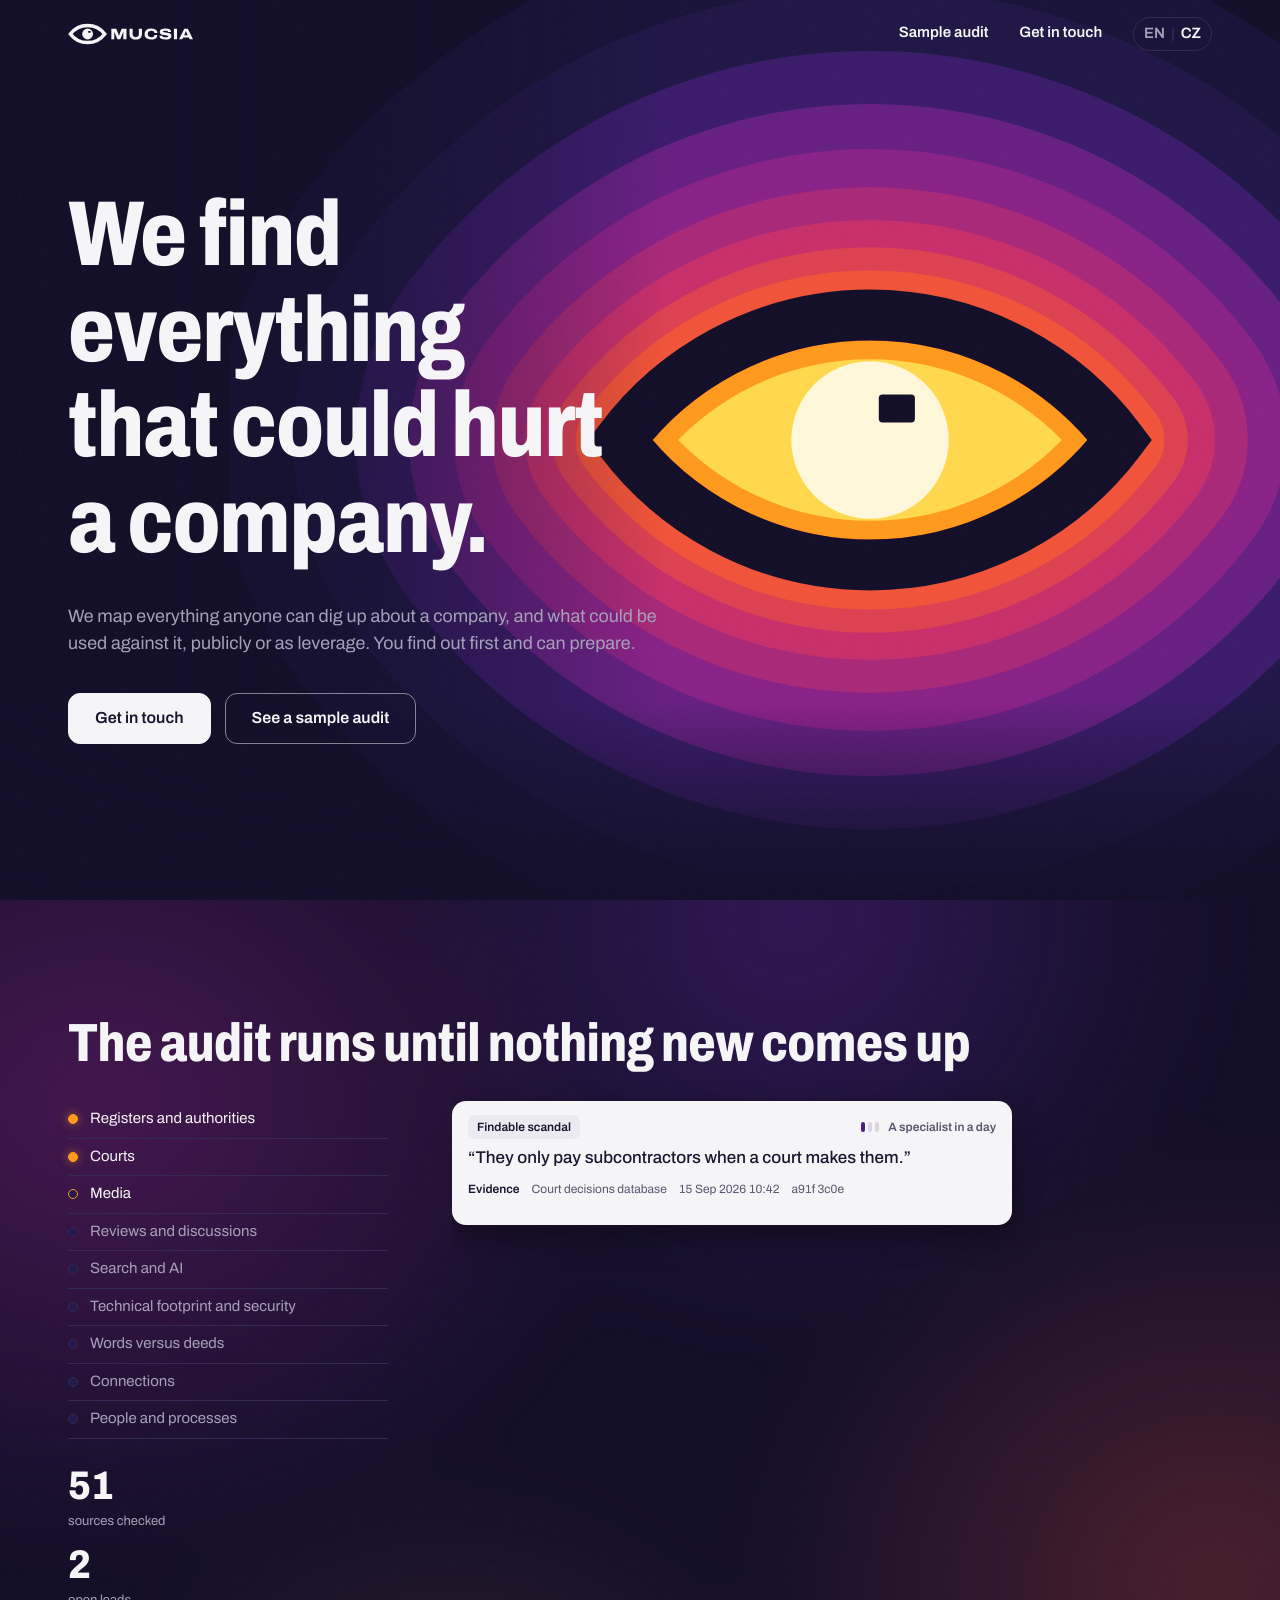
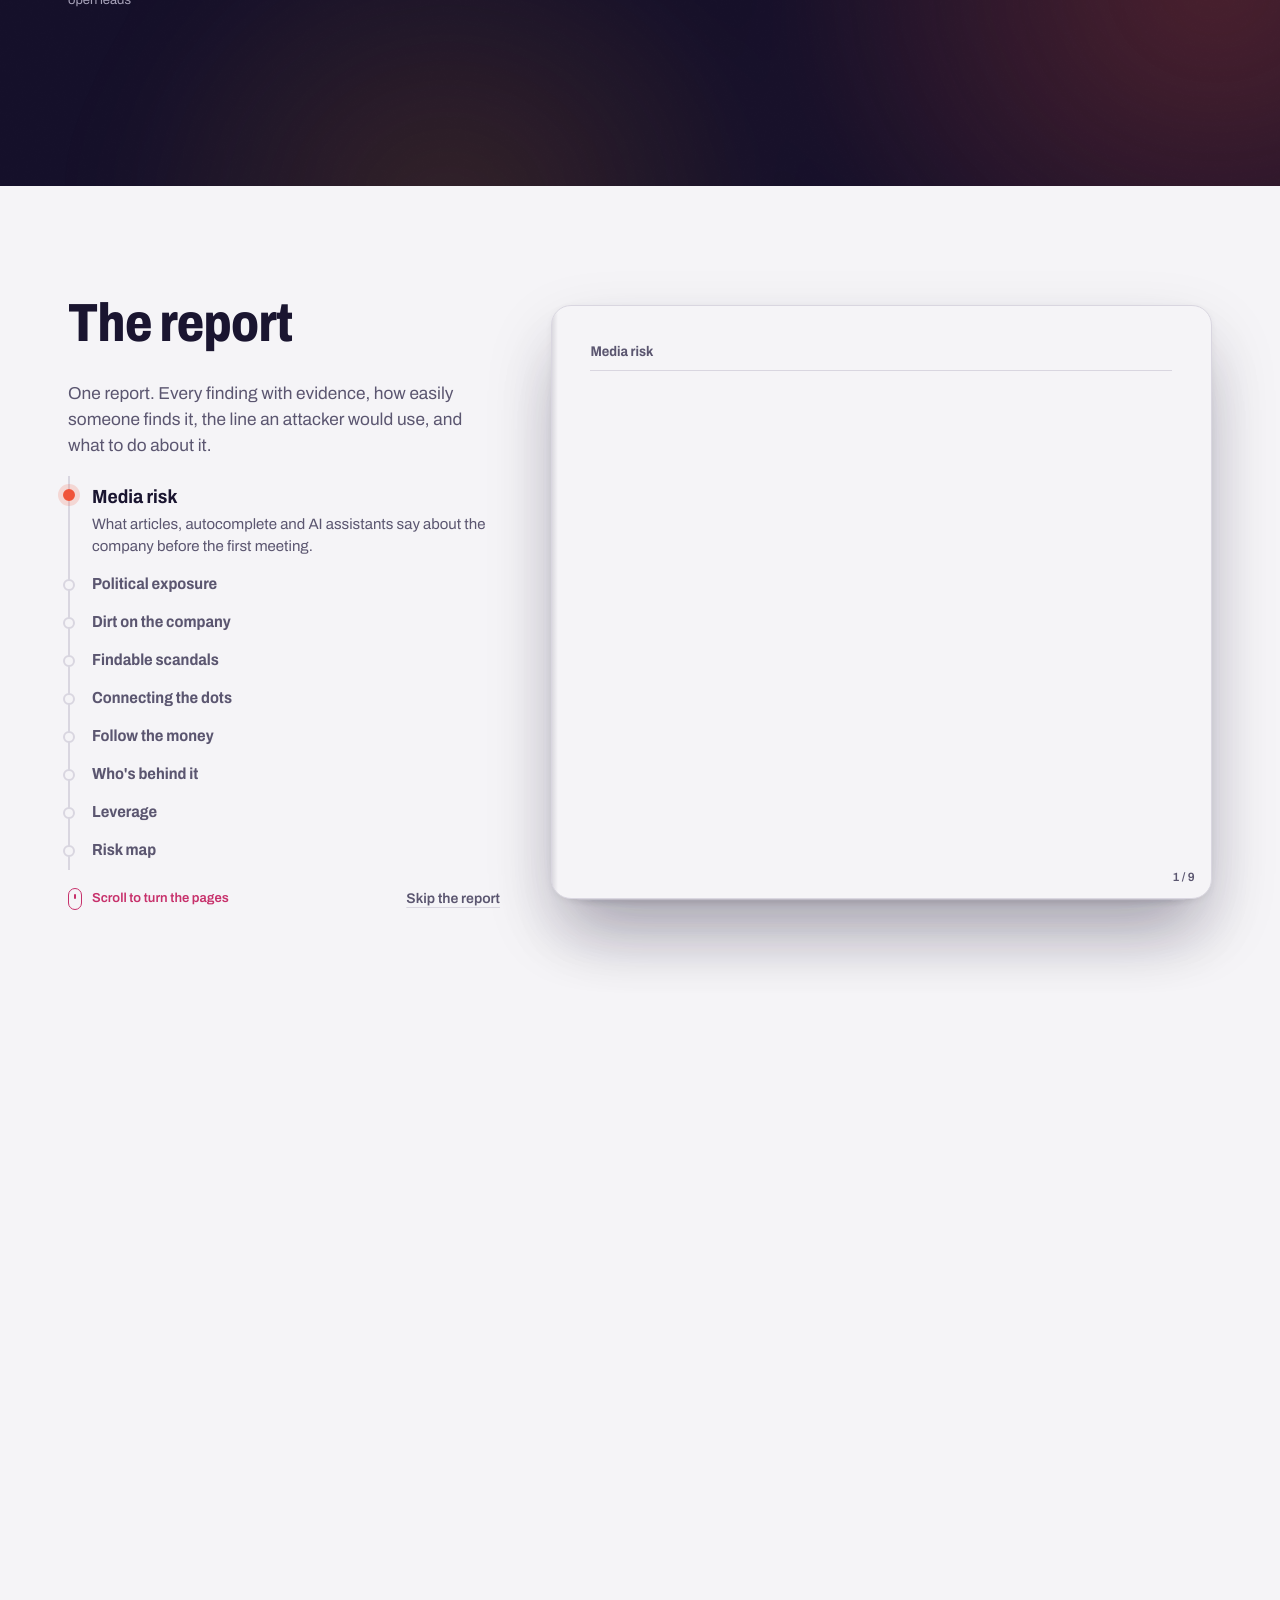
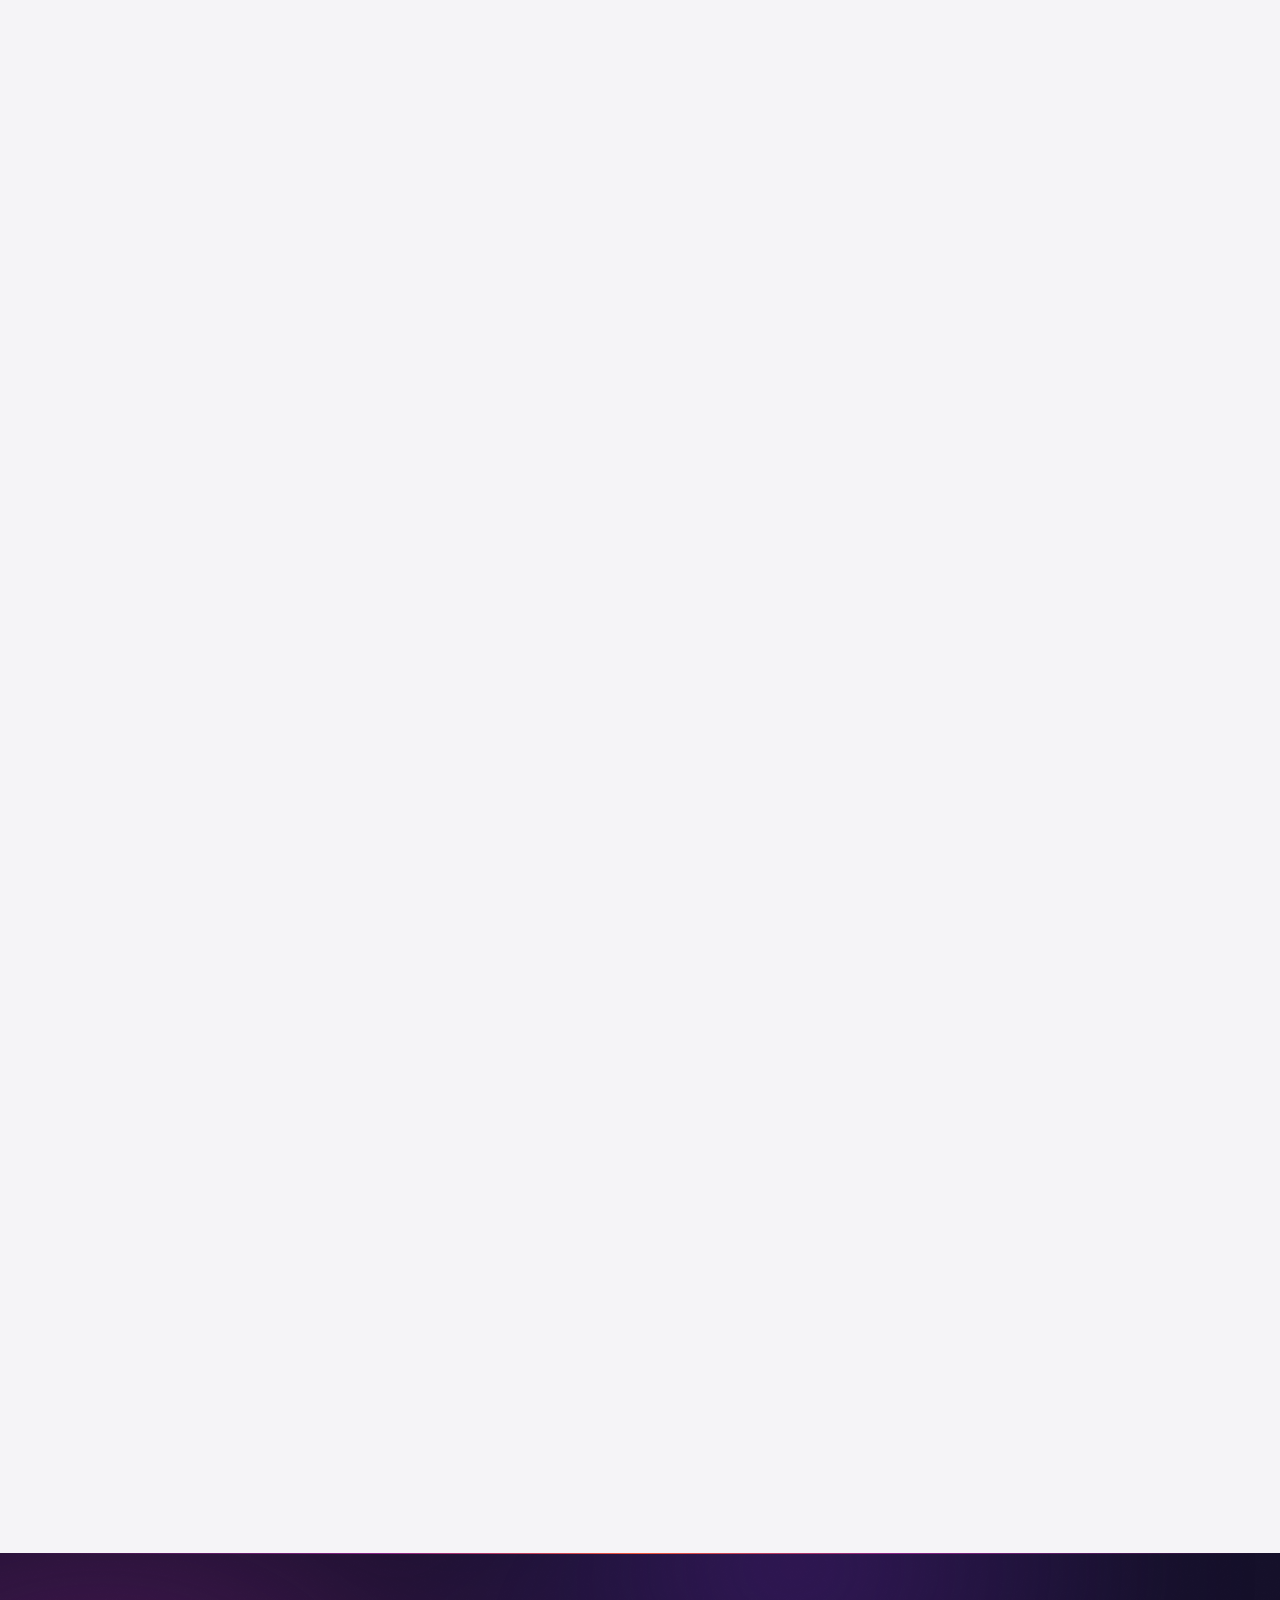
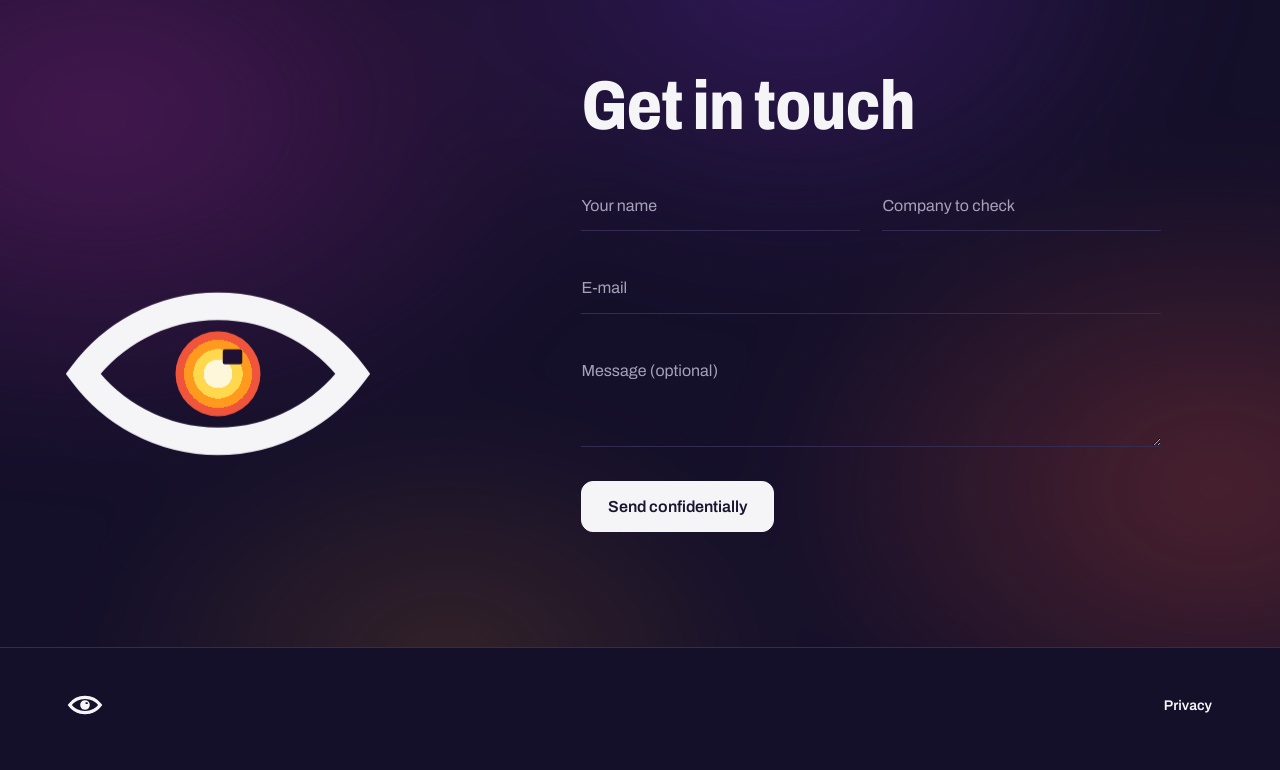
<file: index.html>
<!doctype html>
<html lang="en" data-lang="en">
<head>
<meta charset="utf-8">
<meta name="viewport" content="width=device-width, initial-scale=1">
<title>MUCSIA - We find everything that could hurt a company</title>
<meta name="description" content="We find everything that could hurt a company. We map what anyone can dig up about it and what could be used against it, publicly or as leverage.">
<meta name="theme-color" content="#15102A">
<meta name="referrer" content="no-referrer">
<link rel="canonical" href="https://mucsia.github.io/">
<link rel="alternate" hreflang="en" href="https://mucsia.github.io/">
<link rel="alternate" hreflang="cs" href="https://mucsia.github.io/cs/">
<link rel="alternate" hreflang="x-default" href="https://mucsia.github.io/">
<link rel="icon" href="static/img/mucsia-ikona.svg" type="image/svg+xml">
<link rel="preload" href="static/fonts/Archivo-w800-s80.woff2" as="font" type="font/woff2" crossorigin>
<link rel="preload" href="static/fonts/Archivo-w400-s100.woff2" as="font" type="font/woff2" crossorigin>
<script>document.documentElement.classList.add("js")</script>
<link rel="stylesheet" href="static/site.css?v=125f412758">
<meta property="og:site_name" content="MUCSIA">
<meta property="og:title" content="MUCSIA - We find everything that could hurt a company">
<meta property="og:description" content="We find everything that could hurt a company. We map what anyone can dig up about it and what could be used against it, publicly or as leverage.">
<meta property="og:type" content="website">
<meta property="og:url" content="https://mucsia.github.io/">
<meta property="og:image" content="https://mucsia.github.io/static/img/og-en.png">
<meta property="og:image:width" content="1200">
<meta property="og:image:height" content="630">
<meta property="og:image:alt" content="We find everything that could hurt a company.">
<meta name="twitter:card" content="summary_large_image">
<meta property="og:locale" content="en_GB">
<script type="application/ld+json">{"@context":"https://schema.org","@type":"WebSite","name":"MUCSIA","url":"https://mucsia.github.io/","description":"We find everything that could hurt a company. We map what anyone can dig up about it and what could be used against it, publicly or as leverage.","inLanguage":["en","cs"]}</script>
</head>
<body class="page-home" data-endpoint="https://script.google.com/macros/s/AKfycbyC8S4bYu0YB3Ecd74lqtt_q8-rhhxGx1HkHZWHa4JRrvprUl0z4QMQmnPhELnK0CI1/exec">
<a class="skip" href="#main">Skip to content</a>
<header class="hdr" id="hdr">
  <div class="hdr-in">
    <a class="brand" href="" aria-label="MUCSIA"><svg xmlns="http://www.w3.org/2000/svg" viewBox="-154.35 -1118.87 8083.50 1551.73"><defs></defs><g transform="translate(-123.48 -1577.8) scale(20.58)"><path d="M6 60 A67.5 67.5 0 0 1 114 60 A67.5 67.5 0 0 1 6 60 Z" fill="none" stroke="#F5F4F7" stroke-width="11" stroke-linejoin="miter"/><path d="M43 60 A17 17 0 1 0 77 60 A17 17 0 1 0 43 60 Z M62.7 50.2 H68.9 A0.8 0.8 0 0 1 69.7 51 V55.4 A0.8 0.8 0 0 1 68.9 56.2 H62.7 A0.8 0.8 0 0 1 61.9 55.4 V51 A0.8 0.8 0 0 1 62.7 50.2 Z" fill="#F5F4F7" fill-rule="evenodd"/></g><path d="M84.50048828125 0.0V-687.54345703125H403.10595703125L520.97705078125 -389.4326171875Q528.5205078125 -370.71533203125 538.118408203125 -342.7587890625Q547.71630859375 -314.80224609375 557.4990234375 -285.47607421875Q567.28173828125 -256.14990234375 574.564453125 -233.41064453125H581.564453125Q588.390625 -254.23681640625 597.945068359375 -282.06298828125Q607.49951171875 -309.88916015625 617.597412109375 -338.617431640625Q627.6953125 -367.345703125 635.6953125 -388.51953125L753.56640625 -687.54345703125H1063.36767578125V0.0H859.7392578125V-354.78515625Q859.7392578125 -376.1328125 860.2392578125 -402.02392578125Q860.7392578125 -427.9150390625 861.7392578125 -453.034423828125Q862.7392578125 -478.15380859375 863.19580078125 -496.41455078125H855.19580078125Q849.10888671875 -477.06689453125 840.293701171875 -450.904052734375Q831.478515625 -424.7412109375 822.663330078125 -399.121826171875Q813.84814453125 -373.50244140625 806.3046875 -354.78515625L662.23779296875 0.0H475.65234375L331.12890625 -354.78515625Q321.0419921875 -381.306640625 311.455078125 -408.2412109375Q301.8681640625 -435.17578125 294.552978515625 -458.47998046875Q287.23779296875 -481.7841796875 282.23779296875 -496.41455078125H274.23779296875Q275.23779296875 -482.24072265625 275.73779296875 -458.9365234375Q276.23779296875 -435.63232421875 276.73779296875 -408.69775390625Q277.23779296875 -381.76318359375 277.23779296875 -354.78515625V0.0Z M1661.9560546875 12.0Q1525.89111328125 12.0 1436.771728515625 -27.728271484375Q1347.65234375 -67.45654296875 1303.706787109375 -142.5869140625Q1259.76123046875 -217.71728515625 1259.76123046875 -323.6953125V-687.54345703125H1463.3896484375V-332.869140625Q1463.3896484375 -240.93408203125 1515.28125 -190.19482421875Q1567.1728515625 -139.45556640625 1661.9560546875 -139.45556640625Q1757.28271484375 -139.45556640625 1809.17431640625 -190.19482421875Q1861.06591796875 -240.93408203125 1861.06591796875 -332.869140625V-687.54345703125H2064.6943359375V-323.6953125Q2064.6943359375 -217.71728515625 2020.748779296875 -142.5869140625Q1976.80322265625 -67.45654296875 1887.640380859375 -27.728271484375Q1798.4775390625 12.0 1661.9560546875 12.0Z M2663.45654296875 12.0Q2519.02197265625 12.0 2422.84814453125 -28.5Q2326.67431640625 -69.0 2278.859130859375 -148.228271484375Q2231.0439453125 -227.45654296875 2231.0439453125 -344.0Q2231.0439453125 -514.54345703125 2341.76123046875 -607.04345703125Q2452.478515625 -699.54345703125 2664.0869140625 -699.54345703125Q2782.2607421875 -699.54345703125 2872.119384765625 -664.097900390625Q2961.97802734375 -628.65234375 3012.56494140625 -564.206787109375Q3063.15185546875 -499.76123046875 3063.15185546875 -412.3046875H2864.697265625Q2864.697265625 -454.6962890625 2839.1318359375 -485.207275390625Q2813.56640625 -515.71826171875 2767.80517578125 -532.1748046875Q2722.0439453125 -548.63134765625 2660.54345703125 -548.63134765625Q2589.23876953125 -548.63134765625 2539.9775390625 -524.489990234375Q2490.71630859375 -500.3486328125 2465.509521484375 -457.23974609375Q2440.302734375 -414.130859375 2440.302734375 -357.0V-332.0Q2440.302734375 -275.49951171875 2465.509521484375 -231.890625Q2490.71630859375 -188.28173828125 2539.390625 -163.596923828125Q2588.06494140625 -138.912109375 2658.28271484375 -138.912109375Q2724.41357421875 -138.912109375 2771.76171875 -154.596923828125Q2819.10986328125 -170.28173828125 2844.71875 -200.249267578125Q2870.32763671875 -230.216796875 2870.32763671875 -272.15185546875H3063.6083984375Q3063.6083984375 -187.23876953125 3014.880126953125 -123.06494140625Q2966.15185546875 -58.89111328125 2876.521484375 -23.445556640625Q2786.89111328125 12.0 2663.45654296875 12.0Z M3599.564453125 12.0Q3515.58642578125 12.0 3442.6953125 1.95654296875Q3369.80419921875 -8.0869140625 3315.0 -33.13037109375Q3260.19580078125 -58.173828125 3229.250244140625 -102.989013671875Q3198.3046875 -147.80419921875 3198.3046875 -216.80419921875Q3198.3046875 -218.80419921875 3198.3046875 -222.075927734375Q3198.3046875 -225.34765625 3199.3046875 -228.4345703125H3398.75927734375Q3397.75927734375 -224.4345703125 3397.531005859375 -220.021484375Q3397.302734375 -215.6083984375 3397.302734375 -210.7822265625Q3397.302734375 -180.32568359375 3420.49853515625 -162.727783203125Q3443.6943359375 -145.1298828125 3486.0859375 -138.031982421875Q3528.4775390625 -130.93408203125 3584.6083984375 -130.93408203125Q3608.173828125 -130.93408203125 3632.78271484375 -132.34716796875Q3657.3916015625 -133.76025390625 3680.315673828125 -137.401611328125Q3703.23974609375 -141.04296875 3721.47900390625 -147.869140625Q3739.71826171875 -154.6953125 3750.587890625 -165.47802734375Q3761.45751953125 -176.2607421875 3761.45751953125 -191.54345703125Q3761.45751953125 -213.19580078125 3738.5009765625 -225.706787109375Q3715.54443359375 -238.2177734375 3676.359619140625 -245.772216796875Q3637.1748046875 -253.32666015625 3588.533447265625 -259.23974609375Q3539.89208984375 -265.15283203125 3487.750732421875 -273.381103515625Q3435.609375 -281.609375 3386.968017578125 -296.109375Q3338.32666015625 -310.609375 3299.141845703125 -334.6962890625Q3259.95703125 -358.783203125 3237.00048828125 -396.641845703125Q3214.0439453125 -434.50048828125 3214.0439453125 -489.130859375Q3214.0439453125 -543.65234375 3241.663330078125 -583.36962890625Q3269.28271484375 -623.0869140625 3319.173828125 -648.858642578125Q3369.06494140625 -674.63037109375 3437.010498046875 -687.0869140625Q3504.9560546875 -699.54345703125 3585.06494140625 -699.54345703125Q3666.71728515625 -699.54345703125 3733.162841796875 -686.902099609375Q3799.6083984375 -674.2607421875 3847.314697265625 -648.80419921875Q3895.02099609375 -623.34765625 3920.683837890625 -584.673828125Q3946.3466796875 -546.0 3946.3466796875 -493.93505859375V-480.10888671875H3748.89208984375V-488.2177734375Q3748.89208984375 -509.130859375 3730.8701171875 -525.315673828125Q3712.84814453125 -541.50048828125 3678.36962890625 -551.228759765625Q3643.89111328125 -560.95703125 3594.6083984375 -560.95703125Q3535.6513671875 -560.95703125 3497.71630859375 -553.58740234375Q3459.78125 -546.2177734375 3441.770263671875 -533.43505859375Q3423.75927734375 -520.65234375 3423.75927734375 -505.45654296875Q3423.75927734375 -485.173828125 3446.7158203125 -473.34765625Q3469.67236328125 -461.521484375 3508.857177734375 -454.65185546875Q3548.0419921875 -447.7822265625 3596.683349609375 -441.869140625Q3645.32470703125 -435.9560546875 3697.466064453125 -427.771240234375Q3749.607421875 -419.58642578125 3798.248779296875 -405.858154296875Q3846.89013671875 -392.1298828125 3886.074951171875 -368.358154296875Q3925.259765625 -344.58642578125 3948.21630859375 -308.271240234375Q3971.1728515625 -271.9560546875 3971.1728515625 -218.869140625Q3971.1728515625 -136.15185546875 3923.270751953125 -85.206298828125Q3875.36865234375 -34.2607421875 3791.466552734375 -11.13037109375Q3707.564453125 12.0 3599.564453125 12.0Z M4129.50048828125 0.0V-687.54345703125H4333.12890625V0.0Z M4463.3046875 0.0 4801.32666015625 -687.54345703125H5027.67236328125L5365.6943359375 0.0H5145.435546875L5093.478515625 -110.1748046875H4724.5205078125L4673.10693359375 0.0ZM4792.67236328125 -259.2607421875H5025.32666015625L4962.71728515625 -399.0009765625Q4958.80419921875 -408.37060546875 4951.749755859375 -425.52294921875Q4944.6953125 -442.67529296875 4937.097412109375 -462.186279296875Q4929.49951171875 -481.697265625 4923.08642578125 -498.468994140625Q4916.67333984375 -515.24072265625 4913.49951171875 -523.3056640625H4906.04296875Q4898.67333984375 -504.93603515625 4889.075439453125 -481.10986328125Q4879.4775390625 -457.28369140625 4870.60791015625 -434.9140625Q4861.73828125 -412.54443359375 4855.28173828125 -398.54443359375Z" transform="translate(2563.46 0)" fill="#F5F4F7"/></svg></a>
    <nav class="nav" aria-label="Main">
      <a href="sample/">Sample audit</a>
      <a class="nav-cta" href="#contact">Get in touch</a>
      <a class="lang" href="cs/" hreflang="cs" lang="cs" aria-label="Čeština"><span class="cur">EN</span><span class="sep" aria-hidden="true">|</span><span>CZ</span></a>
    </nav>
  </div>
</header>
<main id="main">
<section class="hero" id="top" data-hero>
  <div class="hero-art"><svg class="eye-art" viewBox="0 0 1600 900" preserveAspectRatio="xMidYMid slice" aria-hidden="true" focusable="false"><g class="eye-body"><path class="iso iso-8" d="M229.63 199.72 A712.96 712.96 0 0 1 1370.37 199.72 A400.46 400.46 0 0 1 1370.37 680.28 A712.96 712.96 0 0 1 229.63 680.28 A400.46 400.46 0 0 1 229.63 199.72 Z" fill="#1B143A"/><path class="iso iso-7" d="M288.54 243.9 A639.33 639.33 0 0 1 1311.46 243.9 A326.83 326.83 0 0 1 1311.46 636.1 A639.33 639.33 0 0 1 288.54 636.1 A326.83 326.83 0 0 1 288.54 243.9 Z" fill="#211848"/><path class="iso iso-6" d="M338.72 281.54 A576.6 576.6 0 0 1 1261.28 281.54 A264.1 264.1 0 0 1 1261.28 598.46 A576.6 576.6 0 0 1 338.72 598.46 A264.1 264.1 0 0 1 338.72 281.54 Z" fill="#3B1D6B"/><path class="iso iso-5" d="M381.27 313.45 A523.42 523.42 0 0 1 1218.73 313.45 A210.92 210.92 0 0 1 1218.73 566.55 A523.42 523.42 0 0 1 381.27 566.55 A210.92 210.92 0 0 1 381.27 313.45 Z" fill="#672182"/><path class="iso iso-4" d="M417.27 340.45 A478.42 478.42 0 0 1 1182.73 340.45 A165.92 165.92 0 0 1 1182.73 539.55 A478.42 478.42 0 0 1 417.27 539.55 A165.92 165.92 0 0 1 417.27 340.45 Z" fill="#8A2387"/><path class="iso iso-3" d="M447.81 363.36 A440.24 440.24 0 0 1 1152.19 363.36 A127.74 127.74 0 0 1 1152.19 516.64 A440.24 440.24 0 0 1 447.81 516.64 A127.74 127.74 0 0 1 447.81 363.36 Z" fill="#A82A79"/><path class="iso iso-2" d="M473.99 382.99 A407.51 407.51 0 0 1 1126.01 382.99 A95.01 95.01 0 0 1 1126.01 497.01 A407.51 407.51 0 0 1 473.99 497.01 A95.01 95.01 0 0 1 473.99 382.99 Z" fill="#C7306B"/><path class="iso iso-1" d="M495.81 399.36 A380.24 380.24 0 0 1 1104.19 399.36 A67.74 67.74 0 0 1 1104.19 480.64 A380.24 380.24 0 0 1 495.81 480.64 A67.74 67.74 0 0 1 495.81 399.36 Z" fill="#DC4252"/><path class="iso iso-0" d="M514.36 413.27 A357.05 357.05 0 0 1 1085.64 413.27 A44.55 44.55 0 0 1 1085.64 466.73 A357.05 357.05 0 0 1 514.36 466.73 A44.55 44.55 0 0 1 514.36 413.27 Z" fill="#F0543A"/><path class="iris iris-0" d="M550 440 A312.5 312.5 0 0 1 1050 440 A312.5 312.5 0 0 1 550 440 Z" fill="#F0543A"/><path class="iris iris-1" d="M582.67 440 A287.04 287.04 0 0 1 1017.33 440 A287.04 287.04 0 0 1 582.67 440 Z" fill="#FF9A1F"/><path class="iris iris-2" d="M608.11 440 A268.29 268.29 0 0 1 991.89 440 A268.29 268.29 0 0 1 608.11 440 Z" fill="#FFD84D"/><circle class="pupil" cx="800.0" cy="440.0" r="78.7" fill="#FFF7DA"/><path class="lids" d="M550 440 A312.5 312.5 0 0 1 1050 440 A312.5 312.5 0 0 1 550 440 Z" fill="none" stroke="#15102A" stroke-width="50.9" stroke-linejoin="miter"/><rect class="catch" x="808.8" y="394.6" width="36.1" height="27.8" rx="3.7" fill="#15102A"/></g></svg></div>
  <div class="grain"></div>
  <div class="hero-in">
    <h1 class="hero-h">We find everything that could hurt a company.</h1>
    <p class="hero-sub">We map everything anyone can dig up about a company, and what could be used against it, publicly or as leverage. You find out first and can prepare.</p>
    <div class="hero-cta">
      <a class="btn btn-light" href="#contact">Get in touch</a>
      <a class="btn btn-ghost" href="sample/">See a sample audit</a>
    </div>
  </div>
</section>

<section class="dark sec-console" id="audit">
  <div class="grain"></div>
  <div class="sec-in">
    <h2 class="h-l">The audit runs until nothing new comes up</h2>
<div class="con" data-console data-mode="auto">
  <div class="con-left">
    <ol class="con-layers" aria-label="The audit runs until nothing new comes up">
<li><i></i><span>Registers and authorities</span></li>
<li><i></i><span>Courts</span></li>
<li><i></i><span>Media</span></li>
<li><i></i><span>Reviews and discussions</span></li>
<li><i></i><span>Search and AI</span></li>
<li><i></i><span>Technical footprint and security</span></li>
<li><i></i><span>Words versus deeds</span></li>
<li><i></i><span>Connections</span></li>
<li><i></i><span>People and processes</span></li>
    </ol>
    <div class="con-counters">
      <div class="cnt"><b class="tnum" data-cnt="sources">0</b><span>sources checked</span></div>
      <div class="cnt"><b class="tnum" data-cnt="leads">0</b><span>open leads</span></div>
    </div>
  </div>
  <div class="con-right">
    <div class="con-stage" data-stage>
      <article class="fc" data-card="0" data-cat="scandal">
        <header><span class="fc-cat">Findable scandal</span><span class="fc-find f-day"><i></i><i></i><i></i>A specialist in a day</span></header>
        <p class="fc-attack">They only pay subcontractors when a court makes them.</p>
        <footer class="fc-ev"><span class="fc-evl">Evidence</span><span>Court decisions database</span><span class="tnum">15 Sep 2026 10:42</span><span class="fc-hash tnum">a91f 3c0e</span></footer>
      </article>
      <article class="fc" data-card="1" data-cat="media">
        <header><span class="fc-cat">Media risk</span><span class="fc-find f-minute"><i></i><i></i><i></i>Anyone in a minute</span></header>
        <p class="fc-attack">Even Google thinks the company is a fraud.</p>
        <footer class="fc-ev"><span class="fc-evl">Evidence</span><span>Autocomplete, first page</span><span class="tnum">15 Sep 2026 11:05</span><span class="fc-hash tnum">7d2b e410</span></footer>
      </article>
      <article class="fc" data-card="2" data-cat="money">
        <header><span class="fc-cat">Follow the money</span><span class="fc-find f-hour"><i></i><i></i><i></i>A curious person in an hour</span></header>
        <p class="fc-attack">Their investor was founded two months before it invested.</p>
        <footer class="fc-ev"><span class="fc-evl">Evidence</span><span>Public register, capital history</span><span class="tnum">16 Sep 2026 09:17</span><span class="fc-hash tnum">c3e8 5f71</span></footer>
      </article>
      <article class="fc" data-card="3" data-cat="leverage">
        <header><span class="fc-cat">Leverage</span><span class="fc-find f-day"><i></i><i></i><i></i>A specialist in a day</span></header>
        <p class="fc-attack">Their whole price list is one search away.</p>
        <footer class="fc-ev"><span class="fc-evl">Evidence</span><span>Search index, exposed file</span><span class="tnum">16 Sep 2026 14:29</span><span class="fc-hash tnum">e51a 9b06</span></footer>
      </article>
      <article class="fc" data-card="4" data-cat="political">
        <header><span class="fc-cat">Political exposure</span><span class="fc-find f-hour"><i></i><i></i><i></i>A curious person in an hour</span></header>
        <p class="fc-attack">The council member who voted on the contract runs a company with their director.</p>
        <footer class="fc-ev"><span class="fc-evl">Evidence</span><span>Council minutes, public register</span><span class="tnum">17 Sep 2026 08:51</span><span class="fc-hash tnum">48fd 12c7</span></footer>
      </article>
      <article class="fc" data-card="5" data-cat="people">
        <header><span class="fc-cat">Who&#39;s behind it</span><span class="fc-find f-hour"><i></i><i></i><i></i>A curious person in an hour</span></header>
        <p class="fc-attack">The same people were behind a company that went into liquidation.</p>
        <footer class="fc-ev"><span class="fc-evl">Evidence</span><span>Public register, roles</span><span class="tnum">17 Sep 2026 15:36</span><span class="fc-hash tnum">0b7e d3a2</span></footer>
      </article>
      <article class="fc fc-struck" data-card="s" data-cat="dirt">
        <header><span class="fc-cat">Dirt on the company</span><span class="fc-find f-hour"><i></i><i></i><i></i>A curious person in an hour</span></header>
        <p class="fc-attack">The company owes wages to former staff.</p>
        <p class="fc-reason">Namesake, different company ID</p>
        <footer class="fc-ev"><span class="fc-evl">Evidence</span><span>Employer reviews</span><span class="tnum">16 Sep 2026 12:02</span><span class="fc-hash tnum">51c0 77e9</span></footer>
      </article>
    </div>
    <div class="con-report" data-report aria-hidden="true">
      <div class="rep-cover">
        <div class="rep-mark"><svg xmlns="http://www.w3.org/2000/svg" viewBox="0 0 120 120"><defs><radialGradient id="mrg" cx="50%" cy="50%" r="50%"><stop offset="0.0" stop-color="#FFF7DA"/><stop offset="0.34" stop-color="#FFF7DA"/><stop offset="0.34" stop-color="#FFD84D"/><stop offset="0.58" stop-color="#FFD84D"/><stop offset="0.58" stop-color="#FF9A1F"/><stop offset="0.8" stop-color="#FF9A1F"/><stop offset="0.8" stop-color="#F0543A"/><stop offset="1.0" stop-color="#F0543A"/></radialGradient></defs><path d="M6 60 A67.5 67.5 0 0 1 114 60 A67.5 67.5 0 0 1 6 60 Z" fill="none" stroke="#F5F4F7" stroke-width="11" stroke-linejoin="miter"/><path d="M43 60 A17 17 0 1 0 77 60 A17 17 0 1 0 43 60 Z M62.7 50.2 H68.9 A0.8 0.8 0 0 1 69.7 51 V55.4 A0.8 0.8 0 0 1 68.9 56.2 H62.7 A0.8 0.8 0 0 1 61.9 55.4 V51 A0.8 0.8 0 0 1 62.7 50.2 Z" fill="url(#mrg)" fill-rule="evenodd"/></svg></div>
        <div class="rep-txt"><b>Report</b><span>Confidential</span></div>
      </div>
      <div class="rep-stack"><i style="--k:0;z-index:20"></i><i style="--k:1;z-index:19"></i><i style="--k:2;z-index:18"></i><i style="--k:3;z-index:17"></i><i style="--k:4;z-index:16"></i><i style="--k:5;z-index:15"></i><i style="--k:6;z-index:14"></i></div>
    </div>
  </div>
</div>  </div>
</section>

<section class="paper sec-report" id="report" data-report>
  <div class="rep-track">
    <div class="rep-sticky">
      <div class="rep-left">
        <h2 class="h-l">The report</h2>
        <p class="lead">One report. Every finding with evidence, how easily someone finds it, the line an attacker would use, and what to do about it.</p>
        <ol class="rep-chapters" aria-label="Chapters">
<li data-ch="0"><i></i><b>Media risk</b><span>What articles, autocomplete and AI assistants say about the company before the first meeting.</span></li>
<li data-ch="1"><i></i><b>Political exposure</b><span>Contracts, subsidies, donations and seats that connect the company to an office or a party.</span></li>
<li data-ch="2"><i></i><b>Dirt on the company</b><span>Review waves, late salaries and disputes with suppliers, the way they look to someone who wants to hurt the company.</span></li>
<li data-ch="3"><i></i><b>Findable scandals</b><span>Old judgments, deleted pages and forgotten articles, with how long it takes to find each one.</span></li>
<li data-ch="4"><i></i><b>Connecting the dots</b><span>People, companies, addresses and dates joined into the one path that hurts the most.</span></li>
<li data-ch="5"><i></i><b>Follow the money</b><span>Where the capital came from, through which countries, and which flows a bank or a journalist would question.</span></li>
<li data-ch="6"><i></i><b>Who&#39;s behind it</b><span>Every role in the public registers and every other company those roles lead to.</span></li>
<li data-ch="7"><i></i><b>Leverage</b><span>What someone could hold over the company: exposed files, credentials and words that were never meant to be public.</span></li>
<li data-ch="8"><i></i><b>Risk map</b><span>Every finding lands on one map. The warmer it is, the sooner it needs attention.</span></li>
        </ol>
        <div class="rep-foot">
          <p class="scrub-hint" data-rep-hint><i aria-hidden="true"></i>Scroll to turn the pages</p>
          <a class="rep-skip" href="#contact">Skip the report</a>
        </div>
      </div>
      <div class="rep-right">
        <div class="rep-pages">
        <article class="rep-page rp-media" data-page="0">
          <header class="rp-head"><h3 class="h-m">Media risk</h3><p>What articles, autocomplete and AI assistants say about the company before the first meeting.</p></header>
          <div class="rp-num tnum" aria-hidden="true">1 / 9</div>
          <figure class="rp-fig" aria-hidden="true">
            <svg viewBox="0 0 640 360" class="fig">
              <line class="draw tl" x1="40" y1="70" x2="600" y2="70"/>
              <g class="pop d1"><rect x="64" y="26" width="52" height="34" rx="8" class="doc"/><line x1="72" y1="36" x2="108" y2="36" class="docl"/><line x1="72" y1="44" x2="98" y2="44" class="docl"/><line x1="72" y1="52" x2="104" y2="52" class="docl"/><circle cx="90" cy="70" r="5" class="dot"/><text x="90" y="96" text-anchor="middle" class="lbl">2019</text></g>
              <g class="pop d2"><rect x="224" y="26" width="52" height="34" rx="8" class="doc"/><line x1="232" y1="36" x2="268" y2="36" class="docl"/><line x1="232" y1="44" x2="258" y2="44" class="docl"/><line x1="232" y1="52" x2="264" y2="52" class="docl"/><circle cx="250" cy="70" r="5" class="dot"/><text x="250" y="96" text-anchor="middle" class="lbl">2021</text></g>
              <g class="pop d3"><rect x="384" y="26" width="52" height="34" rx="8" class="doc"/><line x1="392" y1="36" x2="428" y2="36" class="docl"/><line x1="392" y1="44" x2="418" y2="44" class="docl"/><line x1="392" y1="52" x2="424" y2="52" class="docl"/><circle cx="410" cy="70" r="5" class="dot warm"/><text x="410" y="96" text-anchor="middle" class="lbl">2023</text></g>
              <g class="pop d4"><rect x="544" y="26" width="52" height="34" rx="8" class="doc"/><line x1="552" y1="36" x2="588" y2="36" class="docl"/><line x1="552" y1="44" x2="578" y2="44" class="docl"/><line x1="552" y1="52" x2="584" y2="52" class="docl"/><circle cx="570" cy="70" r="5" class="dot"/><text x="570" y="96" text-anchor="middle" class="lbl">2026</text></g>
              <g class="pop d5"><rect x="40" y="130" width="300" height="40" rx="20" class="box"/><circle cx="66" cy="150" r="7" class="ring"/><text x="86" y="155" class="q">sample company</text><rect class="caret" x="204" y="140" width="2" height="20"/></g>
              <g class="pop d6"><rect x="40" y="176" width="300" height="32" rx="6" class="sug"/><text x="60" y="197" class="q">sample company reviews</text></g>
              <g class="pop d7"><rect x="40" y="210" width="300" height="32" rx="6" class="sug hot"/><text x="60" y="231" class="q hotq">sample company fraud</text></g>
              <g class="pop d8"><rect x="40" y="244" width="300" height="32" rx="6" class="sug"/><text x="60" y="265" class="q">sample company jobs</text></g>
              <g class="pop d8"><rect x="360" y="130" width="250" height="36" rx="18" class="box"/><text x="378" y="153" class="q s">Is Sample Company trustworthy?</text></g>
              <g class="pop d9"><rect x="360" y="180" width="250" height="52" rx="10" class="ai"/><text x="378" y="211" class="q s">The company went through insolvency in 2022.</text><line x1="372" y1="207" x2="598" y2="207" class="strike"/></g>
              <g class="pop d10"><rect x="360" y="246" width="250" height="30" rx="8" class="flag"/><text x="372" y="266" class="flagt">Wrong. Confused with a namesake.</text></g>
            </svg>
          </figure>
        </article>
        <article class="rep-page rp-political" data-page="1">
          <header class="rp-head"><h3 class="h-m">Political exposure</h3><p>Contracts, subsidies, donations and seats that connect the company to an office or a party.</p></header>
          <div class="rp-num tnum" aria-hidden="true">2 / 9</div>
          <figure class="rp-fig" aria-hidden="true">
            <svg viewBox="0 0 640 360" class="fig">
              <line class="draw e1" x1="150" y1="180" x2="470" y2="80"/>
              <line class="draw e3" x1="470" y1="80" x2="470" y2="280"/>
              <line class="draw e4 hot" x1="150" y1="180" x2="470" y2="280"/>
              <g class="pop d1"><circle cx="150" cy="180" r="52" class="node"/><foreignObject x="106" y="136" width="88" height="88"><div xmlns="http://www.w3.org/1999/xhtml" class="fo nl">The company</div></foreignObject></g>
              <g class="pop d2"><circle cx="470" cy="80" r="46" class="node"/><foreignObject x="432" y="42" width="76" height="76"><div xmlns="http://www.w3.org/1999/xhtml" class="fo nl">Town hall</div></foreignObject></g>
              <g class="pop d3"><circle cx="470" cy="280" r="46" class="node"/><foreignObject x="432" y="242" width="76" height="76"><div xmlns="http://www.w3.org/1999/xhtml" class="fo nl">Regional party</div></foreignObject></g>
              <g class="pop d4"><rect x="322" y="98" width="104" height="26" rx="13" class="pill"/><text x="374" y="115" text-anchor="middle" class="pl">contract 2022</text></g>
              <g class="pop d7"><rect x="206" y="132" width="112" height="26" rx="13" class="pill"/><text x="262" y="149" text-anchor="middle" class="pl">subsidy 2021</text></g>
              <g class="pop d5"><rect x="248" y="250" width="112" height="26" rx="13" class="pill"/><text x="304" y="267" text-anchor="middle" class="pl">donation 2020</text></g>
              <g class="pop d6"><rect x="486" y="166" width="132" height="26" rx="13" class="pill"/><text x="552" y="183" text-anchor="middle" class="pl">seat on the council</text></g>
              <g class="pop d9"><rect x="150" y="304" width="176" height="30" rx="8" class="flag"/><text x="164" y="324" class="flagt">Conflict of interest</text></g>
            </svg>
          </figure>
        </article>
        <article class="rep-page rp-dirt" data-page="2">
          <header class="rp-head"><h3 class="h-m">Dirt on the company</h3><p>Review waves, late salaries and disputes with suppliers, the way they look to someone who wants to hurt the company.</p></header>
          <div class="rp-num tnum" aria-hidden="true">3 / 9</div>
          <figure class="rp-fig" aria-hidden="true">
            <svg viewBox="0 0 640 360" class="fig">
<rect class="cbar" x="40" y="166" width="14" height="34" style="--i:0"/>
<rect class="cbar" x="60" y="200" width="14" height="0" style="--i:1"/>
<rect class="cbar" x="80" y="132" width="14" height="68" style="--i:2"/>
<rect class="cbar" x="100" y="166" width="14" height="34" style="--i:3"/>
<rect class="cbar" x="120" y="200" width="14" height="0" style="--i:4"/>
<rect class="cbar" x="140" y="166" width="14" height="34" style="--i:5"/>
<rect class="cbar" x="160" y="166" width="14" height="34" style="--i:6"/>
<rect class="cbar" x="180" y="200" width="14" height="0" style="--i:7"/>
<rect class="cbar" x="200" y="166" width="14" height="34" style="--i:8"/>
<rect class="cbar" x="220" y="132" width="14" height="68" style="--i:9"/>
<rect class="cbar" x="240" y="166" width="14" height="34" style="--i:10"/>
<rect class="cbar" x="260" y="200" width="14" height="0" style="--i:11"/>
<rect class="cbar hot" x="280" y="64" width="14" height="136" style="--i:12"/>
<rect class="cbar hot" x="300" y="98" width="14" height="102" style="--i:13"/>
<rect class="cbar hot" x="320" y="132" width="14" height="68" style="--i:14"/>
<rect class="cbar" x="340" y="200" width="14" height="0" style="--i:15"/>
<rect class="cbar" x="360" y="166" width="14" height="34" style="--i:16"/>
              <line x1="40" y1="200" x2="380" y2="200" class="axis"/>
              <g class="pop d8"><text x="40" y="236" class="big tnum">9</text><text x="70" y="236" class="lbl">one-star reviews in three weeks</text></g>
              <g class="pop d7"><circle cx="420" cy="100" r="6" class="dot warm"/><text x="438" y="105" class="q">late salaries, three mentions</text></g>
              <g class="pop d8"><circle cx="420" cy="160" r="6" class="dot warm"/><text x="438" y="165" class="q">unpaid subcontractor, EUR 48,000</text></g>
              <g class="pop d9"><circle cx="420" cy="220" r="6" class="dot warm"/><text x="438" y="225" class="q">accusation in a building forum</text></g>
            </svg>
          </figure>
        </article>
        <article class="rep-page rp-scandal" data-page="3">
          <header class="rp-head"><h3 class="h-m">Findable scandals</h3><p>Old judgments, deleted pages and forgotten articles, with how long it takes to find each one.</p></header>
          <div class="rp-num tnum" aria-hidden="true">4 / 9</div>
          <figure class="rp-fig" aria-hidden="true">
            <svg viewBox="0 0 640 360" class="fig">
              <g class="pop d1">
                <rect x="24" y="40" width="180" height="230" rx="8" class="doc"/>
                <text x="38" y="66" class="q">Court judgment</text>
<rect x="38" y="84" width="150" height="9" class="redact"/>
<rect x="38" y="104" width="96" height="9" class="redact keep"/>
<rect x="38" y="124" width="132" height="9" class="redact"/>
<rect x="38" y="144" width="70" height="9" class="redact"/>
<rect x="38" y="164" width="142" height="9" class="redact keep"/>
              </g>
              <g class="stamp st-day d5" style="transform-origin:114px 230px"><rect x="54" y="212" width="120" height="36" rx="8" class="stamp-r"/><text x="114" y="236" text-anchor="middle" class="stamp-t">in a day</text></g>
              <g class="pop d2">
                <rect x="230" y="40" width="180" height="230" rx="8" class="doc"/>
                <text x="244" y="66" class="q">Deleted page, 2016</text>
<rect x="244" y="84" width="150" height="9" class="redact"/>
<rect x="244" y="104" width="96" height="9" class="redact keep"/>
<rect x="244" y="124" width="132" height="9" class="redact"/>
<rect x="244" y="144" width="70" height="9" class="redact"/>
<rect x="244" y="164" width="142" height="9" class="redact keep"/>
              </g>
              <g class="stamp st-hour d6" style="transform-origin:320px 230px"><rect x="260" y="212" width="120" height="36" rx="8" class="stamp-r"/><text x="320" y="236" text-anchor="middle" class="stamp-t">in an hour</text></g>
              <g class="pop d3">
                <rect x="436" y="40" width="180" height="230" rx="8" class="doc"/>
                <text x="450" y="66" class="q">Regional article, 2019</text>
<rect x="450" y="84" width="150" height="9" class="redact"/>
<rect x="450" y="104" width="96" height="9" class="redact keep"/>
<rect x="450" y="124" width="132" height="9" class="redact"/>
<rect x="450" y="144" width="70" height="9" class="redact"/>
<rect x="450" y="164" width="142" height="9" class="redact keep"/>
              </g>
              <g class="stamp st-minute d7" style="transform-origin:526px 230px"><rect x="466" y="212" width="120" height="36" rx="8" class="stamp-r"/><text x="526" y="236" text-anchor="middle" class="stamp-t">in a minute</text></g>
              <g class="pop d1"><text x="38" y="300" class="lbl">Judgment 12 C 345/2022</text></g>
            </svg>
          </figure>
        </article>
        <article class="rep-page rp-dots" data-page="4">
          <header class="rp-head"><h3 class="h-m">Connecting the dots</h3><p>People, companies, addresses and dates joined into the one path that hurts the most.</p></header>
          <div class="rp-num tnum" aria-hidden="true">5 / 9</div>
          <figure class="rp-fig" aria-hidden="true">
            <svg viewBox="0 0 640 360" class="fig">
<line class="draw e1" x1="90" y1="180" x2="250" y2="90"/>
<line class="draw e2" x1="90" y1="180" x2="250" y2="270"/>
<line class="draw e3" x1="250" y1="90" x2="420" y2="180"/>
<line class="draw e4" x1="250" y1="270" x2="420" y2="180"/>
<line class="draw e5" x1="420" y1="180" x2="560" y2="90"/>
<line class="draw e6" x1="420" y1="180" x2="560" y2="270"/>
<line class="draw e7" x1="250" y1="90" x2="560" y2="90"/>
              <polyline class="worst" points="90,180 250,90 420,180 560,90"/>
<g class="pop d1"><circle cx="90" cy="180" r="30" class="node on-path"/><text x="90" y="224" text-anchor="middle" class="lbl">The company</text></g>
<g class="pop d2"><circle cx="250" cy="90" r="22" class="node on-path"/><text x="250" y="134" text-anchor="middle" class="lbl">Director</text></g>
<g class="pop d3"><circle cx="250" cy="270" r="22" class="node"/><text x="250" y="314" text-anchor="middle" class="lbl">Second company</text></g>
<g class="pop d4"><circle cx="420" cy="180" r="22" class="node on-path"/><text x="420" y="224" text-anchor="middle" class="lbl">Shared address</text></g>
<g class="pop d5"><circle cx="560" cy="90" r="22" class="node on-path"/><text x="560" y="134" text-anchor="middle" class="lbl">Company in liquidation</text></g>
<g class="pop d6"><circle cx="560" cy="270" r="22" class="node"/><text x="560" y="314" text-anchor="middle" class="lbl">Investor</text></g>
              <g class="pop d10"><rect x="250" y="316" width="140" height="30" rx="8" class="flag"/><text x="264" y="336" class="flagt">Worst path</text></g>
            </svg>
          </figure>
        </article>
        <article class="rep-page rp-money" data-page="5">
          <header class="rp-head"><h3 class="h-m">Follow the money</h3><p>Where the capital came from, through which countries, and which flows a bank or a journalist would question.</p></header>
          <div class="rp-num tnum" aria-hidden="true">6 / 9</div>
          <figure class="rp-fig" aria-hidden="true">
            <svg viewBox="0 0 640 360" class="fig">
<line class="draw e1" x1="142" y1="150" x2="165" y2="150"/><polygon class="pop d1 arrow" points="157,144 167,150 157,156"/>              <g class="pop d1"><rect x="46" y="118" width="96" height="64" rx="12" class="node"/><foreignObject x="50" y="122" width="88" height="56"><div xmlns="http://www.w3.org/1999/xhtml" class="fo nl">Investor</div></foreignObject></g>
<line class="draw e2" x1="261" y1="150" x2="284" y2="150"/><polygon class="pop d2 arrow" points="276,144 286,150 276,156"/>              <g class="pop d2"><rect x="165" y="118" width="96" height="64" rx="12" class="node warm"/><foreignObject x="169" y="122" width="88" height="56"><div xmlns="http://www.w3.org/1999/xhtml" class="fo nl">Company in a secrecy jurisdiction</div></foreignObject></g>
<line class="draw e3" x1="380" y1="150" x2="403" y2="150"/><polygon class="pop d3 arrow" points="395,144 405,150 395,156"/>              <g class="pop d3"><rect x="284" y="118" width="96" height="64" rx="12" class="node warm"/><foreignObject x="288" y="122" width="88" height="56"><div xmlns="http://www.w3.org/1999/xhtml" class="fo nl">Capital increase</div></foreignObject></g>
<line class="draw e4" x1="499" y1="150" x2="522" y2="150"/><polygon class="pop d4 arrow" points="514,144 524,150 514,156"/>              <g class="pop d4"><rect x="403" y="118" width="96" height="64" rx="12" class="node"/><foreignObject x="407" y="122" width="88" height="56"><div xmlns="http://www.w3.org/1999/xhtml" class="fo nl">The company</div></foreignObject></g>
              <g class="pop d5"><rect x="522" y="118" width="96" height="64" rx="12" class="node"/><foreignObject x="526" y="122" width="88" height="56"><div xmlns="http://www.w3.org/1999/xhtml" class="fo nl">Public contracts</div></foreignObject></g>
              <g class="pop d6"><line x1="94" y1="182" x2="94" y2="214" class="docl"/><rect x="10" y="214" width="168" height="26" rx="13" class="pill hot"/><text x="94" y="231" text-anchor="middle" class="pl">founded two months earlier</text></g>
              <g class="pop d7"><line x1="213" y1="182" x2="213" y2="254" class="docl"/><rect x="129" y="254" width="168" height="26" rx="13" class="pill hot"/><text x="213" y="271" text-anchor="middle" class="pl">owner unknown</text></g>
              <g class="pop d8"><line x1="332" y1="182" x2="332" y2="214" class="docl"/><rect x="248" y="214" width="168" height="26" rx="13" class="pill"/><text x="332" y="231" text-anchor="middle" class="pl">EUR 320,000</text></g>
              <g class="pop d9"><line x1="451" y1="182" x2="451" y2="254" class="docl"/><rect x="367" y="254" width="168" height="26" rx="13" class="pill"/><text x="451" y="271" text-anchor="middle" class="pl">EUR 840,000</text></g>
              <g class="pop d10"><text x="20" y="318" class="lbl">Signals worth checking, not accusations</text></g>
            </svg>
          </figure>
        </article>
        <article class="rep-page rp-people" data-page="6">
          <header class="rp-head"><h3 class="h-m">Who&#39;s behind it</h3><p>Every role in the public registers and every other company those roles lead to.</p></header>
          <div class="rp-num tnum" aria-hidden="true">7 / 9</div>
          <figure class="rp-fig" aria-hidden="true">
            <svg viewBox="0 0 640 360" class="fig">
              <g class="pop d1"><rect x="40" y="46" width="190" height="48" rx="24" class="node"/><circle cx="70" cy="70" r="12" class="face"/><text x="92" y="75" class="nl">Managing director</text></g>
              <line class="draw e1" x1="230" y1="70" x2="330" y2="70"/>
              <g class="pop d4">
<rect x="330" y="54" width="30" height="32" rx="8" class="chip"/>                <text x="380" y="75" class="q">4 other companies</text>
              </g>
              <g class="pop d2"><rect x="40" y="146" width="190" height="48" rx="24" class="node"/><circle cx="70" cy="170" r="12" class="face"/><text x="92" y="175" class="nl">Shareholder</text></g>
              <line class="draw e2" x1="230" y1="170" x2="330" y2="170"/>
              <g class="pop d5">
<rect x="330" y="154" width="30" height="32" rx="8" class="chip"/><rect x="352" y="154" width="30" height="32" rx="8" class="chip"/>                <text x="402" y="175" class="q">2 other companies</text>
              </g>
              <g class="pop d3"><rect x="40" y="246" width="190" height="48" rx="24" class="node"/><circle cx="70" cy="270" r="12" class="face"/><text x="92" y="275" class="nl">Procurator</text></g>
              <line class="draw e3" x1="230" y1="270" x2="330" y2="270"/>
              <g class="pop d6">
<rect x="330" y="254" width="30" height="32" rx="8" class="chip"/><rect x="352" y="254" width="30" height="32" rx="8" class="chip"/><rect x="374" y="254" width="30" height="32" rx="8" class="chip"/>                <text x="424" y="275" class="q">1 in liquidation</text>
              </g>
            </svg>
          </figure>
        </article>
        <article class="rep-page rp-leverage" data-page="7">
          <header class="rp-head"><h3 class="h-m">Leverage</h3><p>What someone could hold over the company: exposed files, credentials and words that were never meant to be public.</p></header>
          <div class="rp-num tnum" aria-hidden="true">8 / 9</div>
          <figure class="rp-fig" aria-hidden="true">
            <svg viewBox="0 0 640 360" class="fig fig-lev">
              <path class="draw e3 hot" d="M372 83 C340 83 338 244 304 244" fill="none"/>
              <path class="draw e4" d="M372 149 C340 149 338 244 304 244" fill="none"/>
              <path class="draw e5" d="M372 215 C340 215 338 244 304 244" fill="none"/>
              <path class="draw e6" d="M372 281 C340 281 338 244 304 244" fill="none"/>
              <g class="pop d1">
                <rect x="28" y="40" width="290" height="264" rx="18" class="msg"/>
                <circle cx="62" cy="76" r="17" class="face"/><text x="62" y="82.5" text-anchor="middle" class="qm">?</text>
                <rect x="90" y="66" width="120" height="9" rx="4.5" class="redact keep"/>
                <rect x="90" y="81" width="70" height="7" rx="3.5" class="redact keep"/>
                <line x1="28" y1="108" x2="318" y2="108" class="docl"/>
              </g>
<rect x="50" y="126" width="236" height="11" rx="3" class="redact pop d2"/>
<rect x="50" y="148" width="184" height="11" rx="3" class="redact pop d2"/>
<rect x="50" y="170" width="212" height="11" rx="3" class="redact pop d2"/>
              <g class="pop d9"><rect x="44" y="204" width="258" height="80" rx="14" class="threat"/>
                <foreignObject x="58" y="208" width="232" height="72"><div xmlns="http://www.w3.org/1999/xhtml" class="fo left threat-t">We know about the price list. Call me.</div></foreignObject></g>
              <g class="pop d3">
                <rect x="372" y="58" width="244" height="50" rx="12" class="lev-row"/>
                <rect x="372" y="58" width="6" height="50" rx="3" class="lev-st st1"/>
                <g transform="translate(390 71)" class="lev-ic"><path d="M5 2h9l5 5v15H5z M14 2v5h5 M8 12h8 M8 16h6"/></g>
                <foreignObject x="424" y="62" width="184" height="42"><div xmlns="http://www.w3.org/1999/xhtml" class="fo left lev-t">price list, internal</div></foreignObject>
              </g>
              <g class="pop d4">
                <rect x="372" y="124" width="244" height="50" rx="12" class="lev-row"/>
                <rect x="372" y="124" width="6" height="50" rx="3" class="lev-st st2"/>
                <g transform="translate(390 137)" class="lev-ic"><rect x="3" y="3" width="18" height="7" rx="2"/><rect x="3" y="14" width="18" height="7" rx="2"/><path d="M7 6.5h.01 M7 17.5h.01"/></g>
                <foreignObject x="424" y="128" width="184" height="42"><div xmlns="http://www.w3.org/1999/xhtml" class="fo left lev-t">staging server</div></foreignObject>
              </g>
              <g class="pop d5">
                <rect x="372" y="190" width="244" height="50" rx="12" class="lev-row"/>
                <rect x="372" y="190" width="6" height="50" rx="3" class="lev-st st3"/>
                <g transform="translate(390 203)" class="lev-ic"><path d="M4 4h16v11H9l-5 4z M8 9h8"/></g>
                <foreignObject x="424" y="194" width="184" height="42"><div xmlns="http://www.w3.org/1999/xhtml" class="fo left lev-t">staff post with client data</div></foreignObject>
              </g>
              <g class="pop d6">
                <rect x="372" y="256" width="244" height="50" rx="12" class="lev-row"/>
                <rect x="372" y="256" width="6" height="50" rx="3" class="lev-st st4"/>
                <g transform="translate(390 269)" class="lev-ic"><circle cx="8" cy="12" r="4"/><path d="M12 12h9 M18 12v3 M21 12v2"/></g>
                <foreignObject x="424" y="260" width="184" height="42"><div xmlns="http://www.w3.org/1999/xhtml" class="fo left lev-t">credentials, exposure state only</div></foreignObject>
              </g>
            </svg>
          </figure>
        </article>
        <article class="rep-page rp-riskmap rp-dark" data-page="8">
          <header class="rp-head"><h3 class="h-m">Risk map</h3><p>Every finding lands on one map. The warmer it is, the sooner it needs attention.</p></header>
          <div class="rp-num tnum" aria-hidden="true">9 / 9</div>
          <figure class="rp-fig" aria-hidden="true">
<div class="rm" data-riskmap>
  <div class="rm-y">Severity</div>
  <div class="rm-rows">
<div class="rm-rowlab"><span class="sev s-critical"><i></i><i></i><i></i></span>Critical</div>
<div class="rm-rowlab"><span class="sev s-latent"><i></i><i></i><i></i></span>Latent</div>
<div class="rm-rowlab"><span class="sev s-noise"><i></i><i></i><i></i></span>Noise</div>
  </div>
  <div class="rm-grid">
    <div class="rm-field" aria-hidden="true"></div>
    <i class="rm-gv g1"></i><i class="rm-gv g2"></i><i class="rm-gh g1"></i><i class="rm-gh g2"></i>
    <div class="rm-cell" style="grid-row:1;grid-column:1">
<span class="rm-tag s-critical" data-fid="N-04" style="--dx:-1;--dy:4">Lost dispute with a subcontractor</span><span class="rm-tag s-critical" data-fid="N-10" style="--dx:3;--dy:3">Compromised subdomain</span>    </div>
    <div class="rm-cell" style="grid-row:1;grid-column:2">
<span class="rm-tag s-critical" data-fid="N-15" style="--dx:-1;--dy:4">Insolvency of the predecessor company</span>    </div>
    <div class="rm-cell" style="grid-row:1;grid-column:3">
    </div>
    <div class="rm-cell" style="grid-row:2;grid-column:1">
<span class="rm-tag s-latent" data-fid="N-11" style="--dx:-1;--dy:4">DMARC protection missing</span><span class="rm-tag s-latent" data-fid="N-13" style="--dx:3;--dy:3">Exposed key to the SMS gateway</span>    </div>
    <div class="rm-cell" style="grid-row:2;grid-column:2">
<span class="rm-tag s-latent" data-fid="N-01" style="--dx:-1;--dy:4">Missing 2023 and 2024 accounts</span><span class="rm-tag s-latent" data-fid="N-02" style="--dx:3;--dy:3">Split contract for Dolní Lhota</span>    </div>
    <div class="rm-cell" style="grid-row:2;grid-column:3">
<span class="rm-tag s-latent" data-fid="N-07" style="--dx:-1;--dy:4">Wave of one-star reviews</span><span class="rm-tag s-latent" data-fid="N-08" style="--dx:3;--dy:3">Autocomplete suggests “fraud”</span>    </div>
    <div class="rm-cell" style="grid-row:3;grid-column:1">
<span class="rm-tag s-noise" data-fid="N-06" style="--dx:-1;--dy:4">Old dispute page in archive</span><span class="rm-tag s-noise" data-fid="N-17" style="--dx:3;--dy:3">Related-company loans</span>    </div>
    <div class="rm-cell" style="grid-row:3;grid-column:2">
<span class="rm-tag s-noise" data-fid="N-03" style="--dx:-1;--dy:4">Returned subsidy part</span><span class="rm-tag s-noise" data-fid="N-19" style="--dx:3;--dy:3">Director&#39;s other companies</span>    </div>
    <div class="rm-cell" style="grid-row:3;grid-column:3">
<span class="rm-tag s-noise" data-fid="N-05" style="--dx:-1;--dy:4">2019 noise article</span><span class="rm-tag s-noise" data-fid="N-09" style="--dx:3;--dy:3">ChatGPT mix-up</span>    </div>
  </div>
  <div class="rm-cols">
<div class="rm-collab">A specialist in a day</div>
<div class="rm-collab">A curious person in an hour</div>
<div class="rm-collab">Anyone in a minute</div>
  </div>
  <div class="rm-x">How easily someone finds it</div>
</div>          </figure>
        </article>
        </div>
      </div>
    </div>
  </div>
</section>

<section class="contact" id="contact">
  <div class="grain"></div>
  <div class="contact-in">
    <div class="contact-eye" aria-hidden="true"><svg xmlns="http://www.w3.org/2000/svg" viewBox="0 0 120 120"><defs><radialGradient id="mcg" cx="50%" cy="50%" r="50%"><stop offset="0.0" stop-color="#FFF7DA"/><stop offset="0.34" stop-color="#FFF7DA"/><stop offset="0.34" stop-color="#FFD84D"/><stop offset="0.58" stop-color="#FFD84D"/><stop offset="0.58" stop-color="#FF9A1F"/><stop offset="0.8" stop-color="#FF9A1F"/><stop offset="0.8" stop-color="#F0543A"/><stop offset="1.0" stop-color="#F0543A"/></radialGradient></defs><path d="M6 60 A67.5 67.5 0 0 1 114 60 A67.5 67.5 0 0 1 6 60 Z" fill="none" stroke="#F5F4F7" stroke-width="11" stroke-linejoin="miter"/><path d="M43 60 A17 17 0 1 0 77 60 A17 17 0 1 0 43 60 Z M62.7 50.2 H68.9 A0.8 0.8 0 0 1 69.7 51 V55.4 A0.8 0.8 0 0 1 68.9 56.2 H62.7 A0.8 0.8 0 0 1 61.9 55.4 V51 A0.8 0.8 0 0 1 62.7 50.2 Z" fill="url(#mcg)" fill-rule="evenodd"/></svg></div>
    <div class="contact-body">
      <h2 class="h-xl">Get in touch</h2>
<form class="form" data-form novalidate>
  <input type="text" name="website" tabindex="-1" autocomplete="off" class="hp" aria-hidden="true">
  <div class="fld-row">
    <div class="fld"><input id="f-name" name="name" type="text" required autocomplete="name" placeholder=" " data-msg="Please fill in this field."><label for="f-name">Your name</label></div>
    <div class="fld"><input id="f-company" name="company" type="text" required autocomplete="organization" placeholder=" " data-msg="Please fill in this field."><label for="f-company">Company to check</label></div>
  </div>
  <div class="fld"><input id="f-email" name="email" type="email" required autocomplete="email" placeholder=" " data-msg="Please check the e-mail address."><label for="f-email">E-mail</label></div>
  <div class="fld"><textarea id="f-msg" name="message" rows="3" placeholder=" "></textarea><label for="f-msg">Message (optional)</label></div>
  <input type="hidden" name="lang" value="en">
  <div class="fld-act">
    <button type="submit" class="btn btn-light" data-send data-sending="Sending">Send confidentially</button>
  </div>
  <p class="form-note" data-note aria-live="polite"></p>
  <div class="form-ok" data-ok hidden><b>Sent.</b><span>We will get back to you from an address you can verify.</span></div>
  <template data-i18n><span data-k="err">The message did not go through. Try again in a moment.</span><span data-k="offline">Sending is not connected on this preview yet. The address will be published with the launch.</span></template>
</form>    </div>
  </div>
</section>
</main>
<footer class="ftr">
  <div class="ftr-in">
    <div class="ftr-mark"><svg xmlns="http://www.w3.org/2000/svg" viewBox="0 0 120 120"><defs></defs><path d="M6 60 A67.5 67.5 0 0 1 114 60 A67.5 67.5 0 0 1 6 60 Z" fill="none" stroke="#F5F4F7" stroke-width="11" stroke-linejoin="miter"/><path d="M43 60 A17 17 0 1 0 77 60 A17 17 0 1 0 43 60 Z M62.7 50.2 H68.9 A0.8 0.8 0 0 1 69.7 51 V55.4 A0.8 0.8 0 0 1 68.9 56.2 H62.7 A0.8 0.8 0 0 1 61.9 55.4 V51 A0.8 0.8 0 0 1 62.7 50.2 Z" fill="#F5F4F7" fill-rule="evenodd"/></svg></div>
    <nav class="ftr-nav" aria-label="Footer">
      <a href="privacy/">Privacy</a>
    </nav>
  </div>
</footer>
<script src="static/site.js?v=1ad4d0d55c" defer></script>
</body>
</html>
</file>
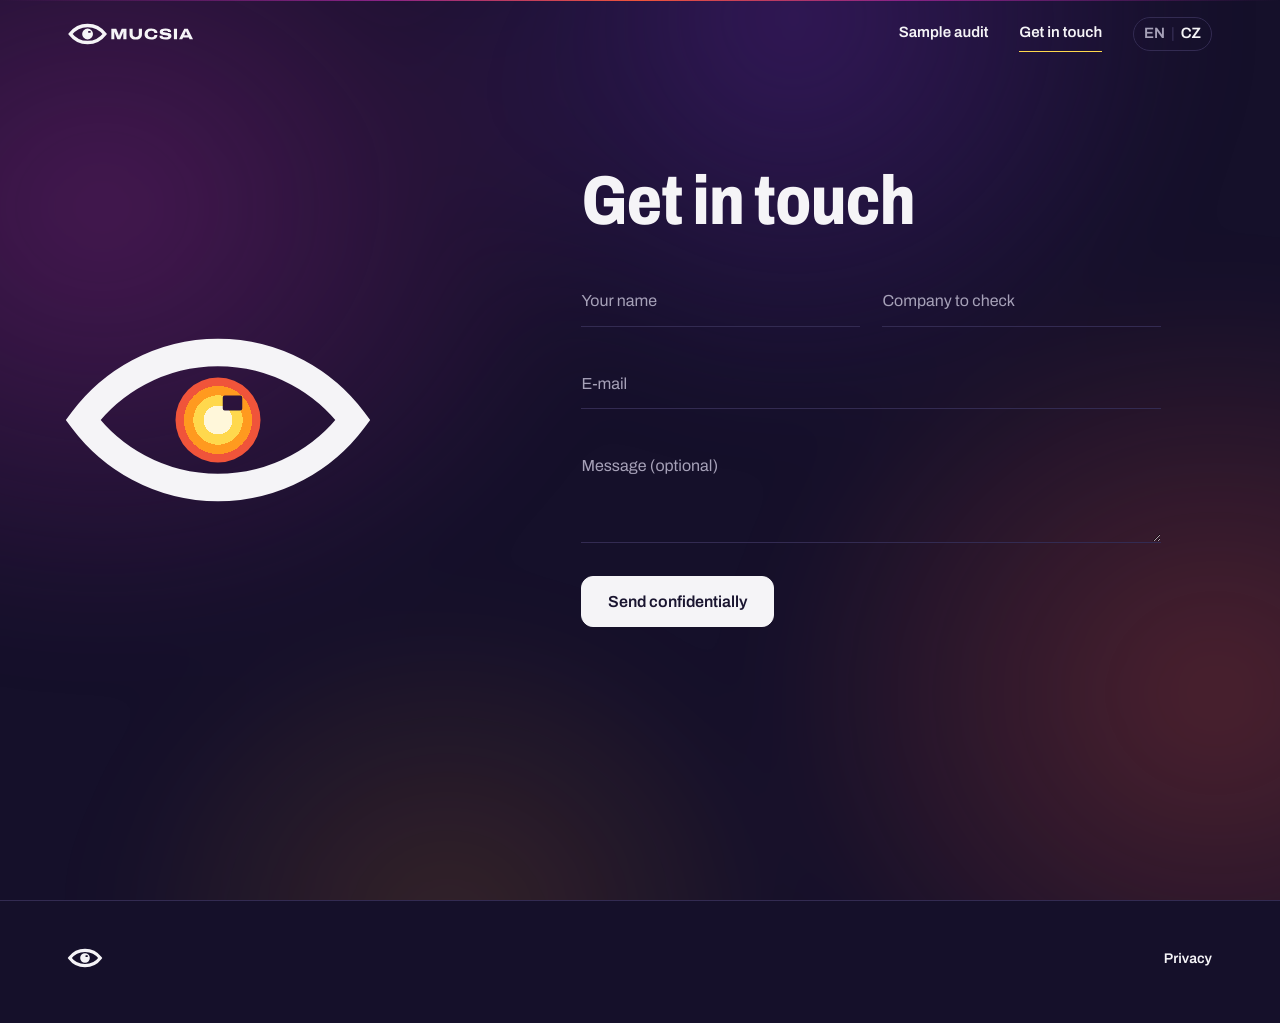
<file: contact/index.html>
<!doctype html>
<html lang="en" data-lang="en">
<head>
<meta charset="utf-8">
<meta name="viewport" content="width=device-width, initial-scale=1">
<title>Get in touch, MUCSIA</title>
<meta name="description" content="Contact MUCSIA confidentially through the form.">
<meta name="theme-color" content="#15102A">
<meta name="referrer" content="no-referrer">
<link rel="canonical" href="https://mucsia.github.io/contact/">
<link rel="alternate" hreflang="en" href="https://mucsia.github.io/contact/">
<link rel="alternate" hreflang="cs" href="https://mucsia.github.io/cs/kontakt/">
<link rel="alternate" hreflang="x-default" href="https://mucsia.github.io/contact/">
<link rel="icon" href="../static/img/mucsia-ikona.svg" type="image/svg+xml">
<link rel="preload" href="../static/fonts/Archivo-w800-s80.woff2" as="font" type="font/woff2" crossorigin>
<link rel="preload" href="../static/fonts/Archivo-w400-s100.woff2" as="font" type="font/woff2" crossorigin>
<script>document.documentElement.classList.add("js")</script>
<link rel="stylesheet" href="../static/site.css?v=125f412758">
<meta property="og:site_name" content="MUCSIA">
<meta property="og:title" content="Get in touch, MUCSIA">
<meta property="og:description" content="Contact MUCSIA confidentially through the form.">
<meta property="og:type" content="website">
<meta property="og:url" content="https://mucsia.github.io/contact/">
<meta property="og:image" content="https://mucsia.github.io/static/img/og-en.png">
<meta property="og:image:width" content="1200">
<meta property="og:image:height" content="630">
<meta property="og:image:alt" content="We find everything that could hurt a company.">
<meta name="twitter:card" content="summary_large_image">
<meta property="og:locale" content="en_GB">
<script type="application/ld+json">{"@context":"https://schema.org","@type":"WebSite","name":"MUCSIA","url":"https://mucsia.github.io/","description":"We find everything that could hurt a company. We map what anyone can dig up about it and what could be used against it, publicly or as leverage.","inLanguage":["en","cs"]}</script>
</head>
<body class="page-contact" data-endpoint="https://script.google.com/macros/s/AKfycbyC8S4bYu0YB3Ecd74lqtt_q8-rhhxGx1HkHZWHa4JRrvprUl0z4QMQmnPhELnK0CI1/exec">
<a class="skip" href="#main">Skip to content</a>
<header class="hdr" id="hdr">
  <div class="hdr-in">
    <a class="brand" href="../" aria-label="MUCSIA"><svg xmlns="http://www.w3.org/2000/svg" viewBox="-154.35 -1118.87 8083.50 1551.73"><defs></defs><g transform="translate(-123.48 -1577.8) scale(20.58)"><path d="M6 60 A67.5 67.5 0 0 1 114 60 A67.5 67.5 0 0 1 6 60 Z" fill="none" stroke="#F5F4F7" stroke-width="11" stroke-linejoin="miter"/><path d="M43 60 A17 17 0 1 0 77 60 A17 17 0 1 0 43 60 Z M62.7 50.2 H68.9 A0.8 0.8 0 0 1 69.7 51 V55.4 A0.8 0.8 0 0 1 68.9 56.2 H62.7 A0.8 0.8 0 0 1 61.9 55.4 V51 A0.8 0.8 0 0 1 62.7 50.2 Z" fill="#F5F4F7" fill-rule="evenodd"/></g><path d="M84.50048828125 0.0V-687.54345703125H403.10595703125L520.97705078125 -389.4326171875Q528.5205078125 -370.71533203125 538.118408203125 -342.7587890625Q547.71630859375 -314.80224609375 557.4990234375 -285.47607421875Q567.28173828125 -256.14990234375 574.564453125 -233.41064453125H581.564453125Q588.390625 -254.23681640625 597.945068359375 -282.06298828125Q607.49951171875 -309.88916015625 617.597412109375 -338.617431640625Q627.6953125 -367.345703125 635.6953125 -388.51953125L753.56640625 -687.54345703125H1063.36767578125V0.0H859.7392578125V-354.78515625Q859.7392578125 -376.1328125 860.2392578125 -402.02392578125Q860.7392578125 -427.9150390625 861.7392578125 -453.034423828125Q862.7392578125 -478.15380859375 863.19580078125 -496.41455078125H855.19580078125Q849.10888671875 -477.06689453125 840.293701171875 -450.904052734375Q831.478515625 -424.7412109375 822.663330078125 -399.121826171875Q813.84814453125 -373.50244140625 806.3046875 -354.78515625L662.23779296875 0.0H475.65234375L331.12890625 -354.78515625Q321.0419921875 -381.306640625 311.455078125 -408.2412109375Q301.8681640625 -435.17578125 294.552978515625 -458.47998046875Q287.23779296875 -481.7841796875 282.23779296875 -496.41455078125H274.23779296875Q275.23779296875 -482.24072265625 275.73779296875 -458.9365234375Q276.23779296875 -435.63232421875 276.73779296875 -408.69775390625Q277.23779296875 -381.76318359375 277.23779296875 -354.78515625V0.0Z M1661.9560546875 12.0Q1525.89111328125 12.0 1436.771728515625 -27.728271484375Q1347.65234375 -67.45654296875 1303.706787109375 -142.5869140625Q1259.76123046875 -217.71728515625 1259.76123046875 -323.6953125V-687.54345703125H1463.3896484375V-332.869140625Q1463.3896484375 -240.93408203125 1515.28125 -190.19482421875Q1567.1728515625 -139.45556640625 1661.9560546875 -139.45556640625Q1757.28271484375 -139.45556640625 1809.17431640625 -190.19482421875Q1861.06591796875 -240.93408203125 1861.06591796875 -332.869140625V-687.54345703125H2064.6943359375V-323.6953125Q2064.6943359375 -217.71728515625 2020.748779296875 -142.5869140625Q1976.80322265625 -67.45654296875 1887.640380859375 -27.728271484375Q1798.4775390625 12.0 1661.9560546875 12.0Z M2663.45654296875 12.0Q2519.02197265625 12.0 2422.84814453125 -28.5Q2326.67431640625 -69.0 2278.859130859375 -148.228271484375Q2231.0439453125 -227.45654296875 2231.0439453125 -344.0Q2231.0439453125 -514.54345703125 2341.76123046875 -607.04345703125Q2452.478515625 -699.54345703125 2664.0869140625 -699.54345703125Q2782.2607421875 -699.54345703125 2872.119384765625 -664.097900390625Q2961.97802734375 -628.65234375 3012.56494140625 -564.206787109375Q3063.15185546875 -499.76123046875 3063.15185546875 -412.3046875H2864.697265625Q2864.697265625 -454.6962890625 2839.1318359375 -485.207275390625Q2813.56640625 -515.71826171875 2767.80517578125 -532.1748046875Q2722.0439453125 -548.63134765625 2660.54345703125 -548.63134765625Q2589.23876953125 -548.63134765625 2539.9775390625 -524.489990234375Q2490.71630859375 -500.3486328125 2465.509521484375 -457.23974609375Q2440.302734375 -414.130859375 2440.302734375 -357.0V-332.0Q2440.302734375 -275.49951171875 2465.509521484375 -231.890625Q2490.71630859375 -188.28173828125 2539.390625 -163.596923828125Q2588.06494140625 -138.912109375 2658.28271484375 -138.912109375Q2724.41357421875 -138.912109375 2771.76171875 -154.596923828125Q2819.10986328125 -170.28173828125 2844.71875 -200.249267578125Q2870.32763671875 -230.216796875 2870.32763671875 -272.15185546875H3063.6083984375Q3063.6083984375 -187.23876953125 3014.880126953125 -123.06494140625Q2966.15185546875 -58.89111328125 2876.521484375 -23.445556640625Q2786.89111328125 12.0 2663.45654296875 12.0Z M3599.564453125 12.0Q3515.58642578125 12.0 3442.6953125 1.95654296875Q3369.80419921875 -8.0869140625 3315.0 -33.13037109375Q3260.19580078125 -58.173828125 3229.250244140625 -102.989013671875Q3198.3046875 -147.80419921875 3198.3046875 -216.80419921875Q3198.3046875 -218.80419921875 3198.3046875 -222.075927734375Q3198.3046875 -225.34765625 3199.3046875 -228.4345703125H3398.75927734375Q3397.75927734375 -224.4345703125 3397.531005859375 -220.021484375Q3397.302734375 -215.6083984375 3397.302734375 -210.7822265625Q3397.302734375 -180.32568359375 3420.49853515625 -162.727783203125Q3443.6943359375 -145.1298828125 3486.0859375 -138.031982421875Q3528.4775390625 -130.93408203125 3584.6083984375 -130.93408203125Q3608.173828125 -130.93408203125 3632.78271484375 -132.34716796875Q3657.3916015625 -133.76025390625 3680.315673828125 -137.401611328125Q3703.23974609375 -141.04296875 3721.47900390625 -147.869140625Q3739.71826171875 -154.6953125 3750.587890625 -165.47802734375Q3761.45751953125 -176.2607421875 3761.45751953125 -191.54345703125Q3761.45751953125 -213.19580078125 3738.5009765625 -225.706787109375Q3715.54443359375 -238.2177734375 3676.359619140625 -245.772216796875Q3637.1748046875 -253.32666015625 3588.533447265625 -259.23974609375Q3539.89208984375 -265.15283203125 3487.750732421875 -273.381103515625Q3435.609375 -281.609375 3386.968017578125 -296.109375Q3338.32666015625 -310.609375 3299.141845703125 -334.6962890625Q3259.95703125 -358.783203125 3237.00048828125 -396.641845703125Q3214.0439453125 -434.50048828125 3214.0439453125 -489.130859375Q3214.0439453125 -543.65234375 3241.663330078125 -583.36962890625Q3269.28271484375 -623.0869140625 3319.173828125 -648.858642578125Q3369.06494140625 -674.63037109375 3437.010498046875 -687.0869140625Q3504.9560546875 -699.54345703125 3585.06494140625 -699.54345703125Q3666.71728515625 -699.54345703125 3733.162841796875 -686.902099609375Q3799.6083984375 -674.2607421875 3847.314697265625 -648.80419921875Q3895.02099609375 -623.34765625 3920.683837890625 -584.673828125Q3946.3466796875 -546.0 3946.3466796875 -493.93505859375V-480.10888671875H3748.89208984375V-488.2177734375Q3748.89208984375 -509.130859375 3730.8701171875 -525.315673828125Q3712.84814453125 -541.50048828125 3678.36962890625 -551.228759765625Q3643.89111328125 -560.95703125 3594.6083984375 -560.95703125Q3535.6513671875 -560.95703125 3497.71630859375 -553.58740234375Q3459.78125 -546.2177734375 3441.770263671875 -533.43505859375Q3423.75927734375 -520.65234375 3423.75927734375 -505.45654296875Q3423.75927734375 -485.173828125 3446.7158203125 -473.34765625Q3469.67236328125 -461.521484375 3508.857177734375 -454.65185546875Q3548.0419921875 -447.7822265625 3596.683349609375 -441.869140625Q3645.32470703125 -435.9560546875 3697.466064453125 -427.771240234375Q3749.607421875 -419.58642578125 3798.248779296875 -405.858154296875Q3846.89013671875 -392.1298828125 3886.074951171875 -368.358154296875Q3925.259765625 -344.58642578125 3948.21630859375 -308.271240234375Q3971.1728515625 -271.9560546875 3971.1728515625 -218.869140625Q3971.1728515625 -136.15185546875 3923.270751953125 -85.206298828125Q3875.36865234375 -34.2607421875 3791.466552734375 -11.13037109375Q3707.564453125 12.0 3599.564453125 12.0Z M4129.50048828125 0.0V-687.54345703125H4333.12890625V0.0Z M4463.3046875 0.0 4801.32666015625 -687.54345703125H5027.67236328125L5365.6943359375 0.0H5145.435546875L5093.478515625 -110.1748046875H4724.5205078125L4673.10693359375 0.0ZM4792.67236328125 -259.2607421875H5025.32666015625L4962.71728515625 -399.0009765625Q4958.80419921875 -408.37060546875 4951.749755859375 -425.52294921875Q4944.6953125 -442.67529296875 4937.097412109375 -462.186279296875Q4929.49951171875 -481.697265625 4923.08642578125 -498.468994140625Q4916.67333984375 -515.24072265625 4913.49951171875 -523.3056640625H4906.04296875Q4898.67333984375 -504.93603515625 4889.075439453125 -481.10986328125Q4879.4775390625 -457.28369140625 4870.60791015625 -434.9140625Q4861.73828125 -412.54443359375 4855.28173828125 -398.54443359375Z" transform="translate(2563.46 0)" fill="#F5F4F7"/></svg></a>
    <nav class="nav" aria-label="Main">
      <a href="../sample/">Sample audit</a>
      <a class="nav-cta" href="../contact/" aria-current="page">Get in touch</a>
      <a class="lang" href="../cs/kontakt/" hreflang="cs" lang="cs" aria-label="Čeština"><span class="cur">EN</span><span class="sep" aria-hidden="true">|</span><span>CZ</span></a>
    </nav>
  </div>
</header>
<main id="main">
<section class="contact contact-page" id="contact">
  <div class="contact-in">
    <div class="contact-eye" aria-hidden="true"><svg xmlns="http://www.w3.org/2000/svg" viewBox="0 0 120 120"><defs><radialGradient id="mcg" cx="50%" cy="50%" r="50%"><stop offset="0.0" stop-color="#FFF7DA"/><stop offset="0.34" stop-color="#FFF7DA"/><stop offset="0.34" stop-color="#FFD84D"/><stop offset="0.58" stop-color="#FFD84D"/><stop offset="0.58" stop-color="#FF9A1F"/><stop offset="0.8" stop-color="#FF9A1F"/><stop offset="0.8" stop-color="#F0543A"/><stop offset="1.0" stop-color="#F0543A"/></radialGradient></defs><path d="M6 60 A67.5 67.5 0 0 1 114 60 A67.5 67.5 0 0 1 6 60 Z" fill="none" stroke="#F5F4F7" stroke-width="11" stroke-linejoin="miter"/><path d="M43 60 A17 17 0 1 0 77 60 A17 17 0 1 0 43 60 Z M62.7 50.2 H68.9 A0.8 0.8 0 0 1 69.7 51 V55.4 A0.8 0.8 0 0 1 68.9 56.2 H62.7 A0.8 0.8 0 0 1 61.9 55.4 V51 A0.8 0.8 0 0 1 62.7 50.2 Z" fill="url(#mcg)" fill-rule="evenodd"/></svg></div>
    <div class="contact-body">
      <h1 class="h-xl">Get in touch</h1>
<form class="form" data-form novalidate>
  <input type="text" name="website" tabindex="-1" autocomplete="off" class="hp" aria-hidden="true">
  <div class="fld-row">
    <div class="fld"><input id="f-name" name="name" type="text" required autocomplete="name" placeholder=" " data-msg="Please fill in this field."><label for="f-name">Your name</label></div>
    <div class="fld"><input id="f-company" name="company" type="text" required autocomplete="organization" placeholder=" " data-msg="Please fill in this field."><label for="f-company">Company to check</label></div>
  </div>
  <div class="fld"><input id="f-email" name="email" type="email" required autocomplete="email" placeholder=" " data-msg="Please check the e-mail address."><label for="f-email">E-mail</label></div>
  <div class="fld"><textarea id="f-msg" name="message" rows="3" placeholder=" "></textarea><label for="f-msg">Message (optional)</label></div>
  <input type="hidden" name="lang" value="en">
  <div class="fld-act">
    <button type="submit" class="btn btn-light" data-send data-sending="Sending">Send confidentially</button>
  </div>
  <p class="form-note" data-note aria-live="polite"></p>
  <div class="form-ok" data-ok hidden><b>Sent.</b><span>We will get back to you from an address you can verify.</span></div>
  <template data-i18n><span data-k="err">The message did not go through. Try again in a moment.</span><span data-k="offline">Sending is not connected on this preview yet. The address will be published with the launch.</span></template>
</form>    </div>
  </div>
</section>
</main>
<footer class="ftr">
  <div class="ftr-in">
    <div class="ftr-mark"><svg xmlns="http://www.w3.org/2000/svg" viewBox="0 0 120 120"><defs></defs><path d="M6 60 A67.5 67.5 0 0 1 114 60 A67.5 67.5 0 0 1 6 60 Z" fill="none" stroke="#F5F4F7" stroke-width="11" stroke-linejoin="miter"/><path d="M43 60 A17 17 0 1 0 77 60 A17 17 0 1 0 43 60 Z M62.7 50.2 H68.9 A0.8 0.8 0 0 1 69.7 51 V55.4 A0.8 0.8 0 0 1 68.9 56.2 H62.7 A0.8 0.8 0 0 1 61.9 55.4 V51 A0.8 0.8 0 0 1 62.7 50.2 Z" fill="#F5F4F7" fill-rule="evenodd"/></svg></div>
    <nav class="ftr-nav" aria-label="Footer">
      <a href="../privacy/">Privacy</a>
    </nav>
  </div>
</footer>
<script src="../static/site.js?v=1ad4d0d55c" defer></script>
</body>
</html>
</file>
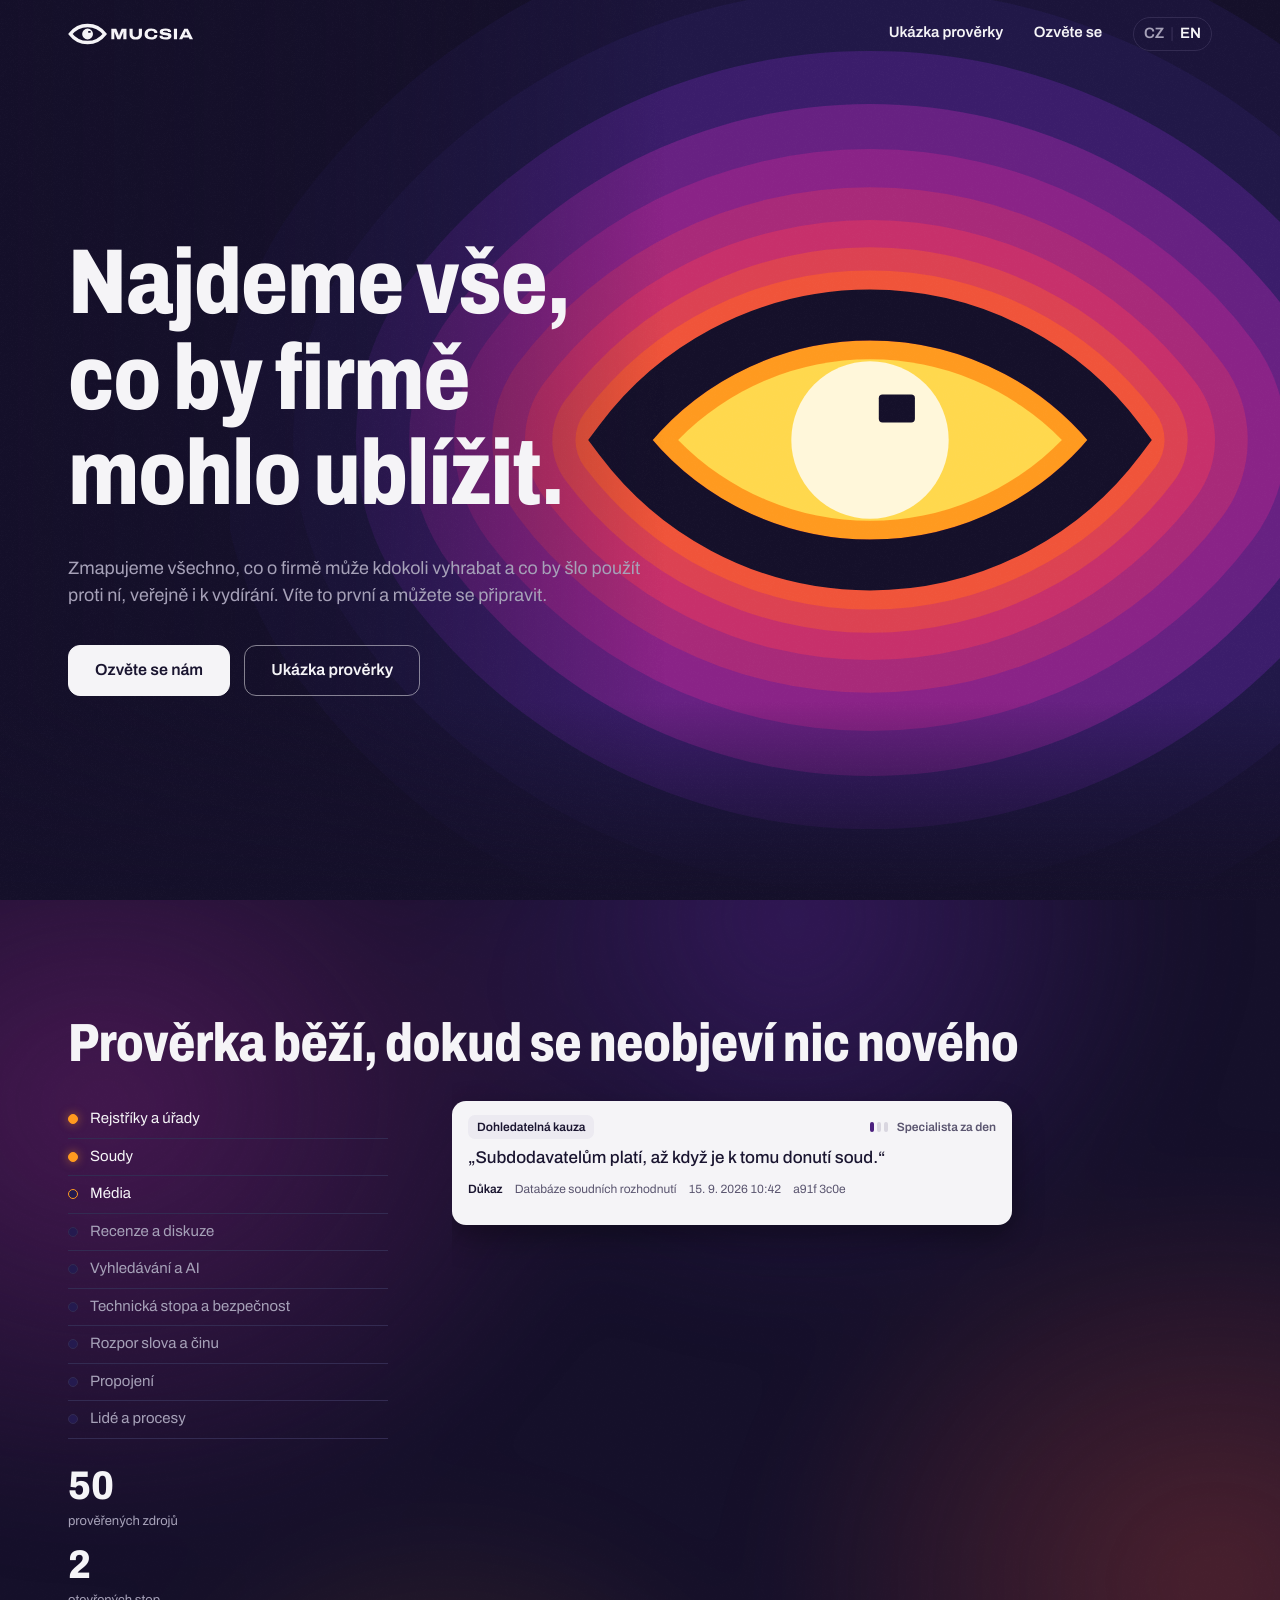
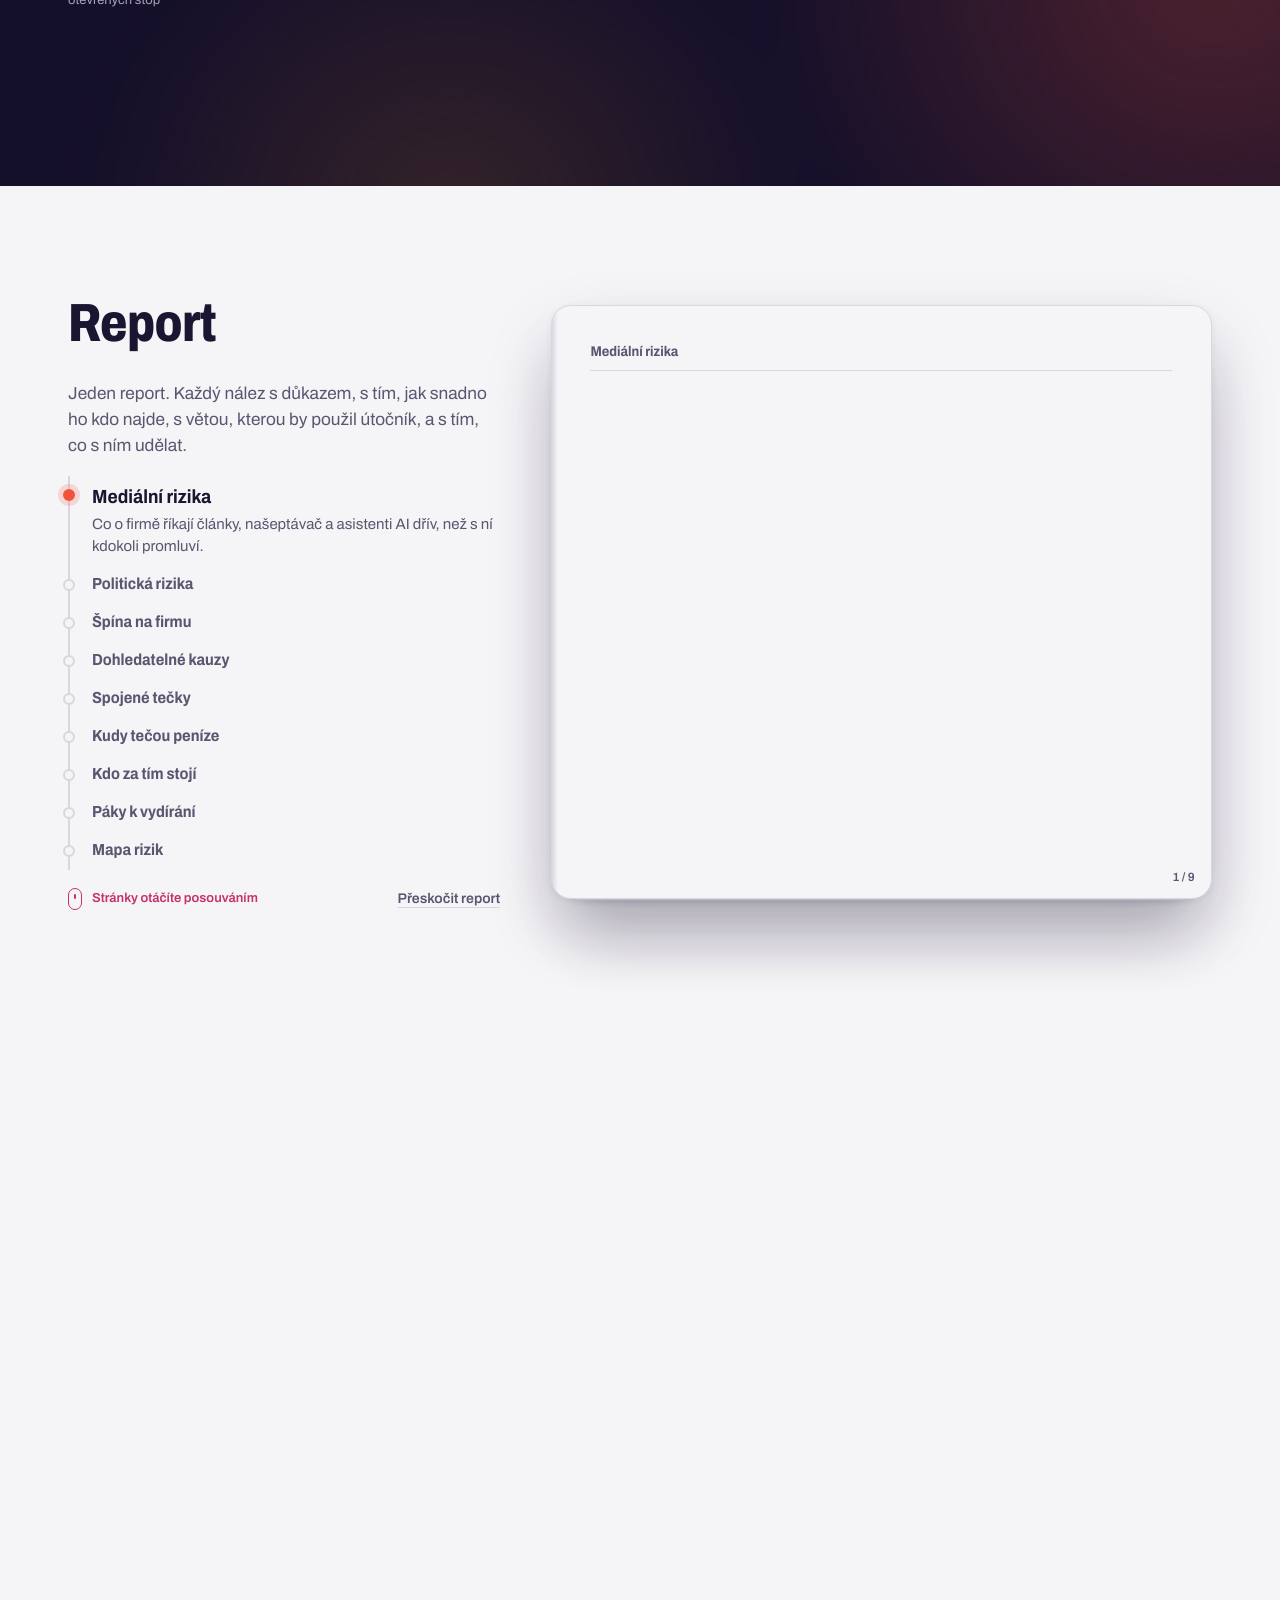
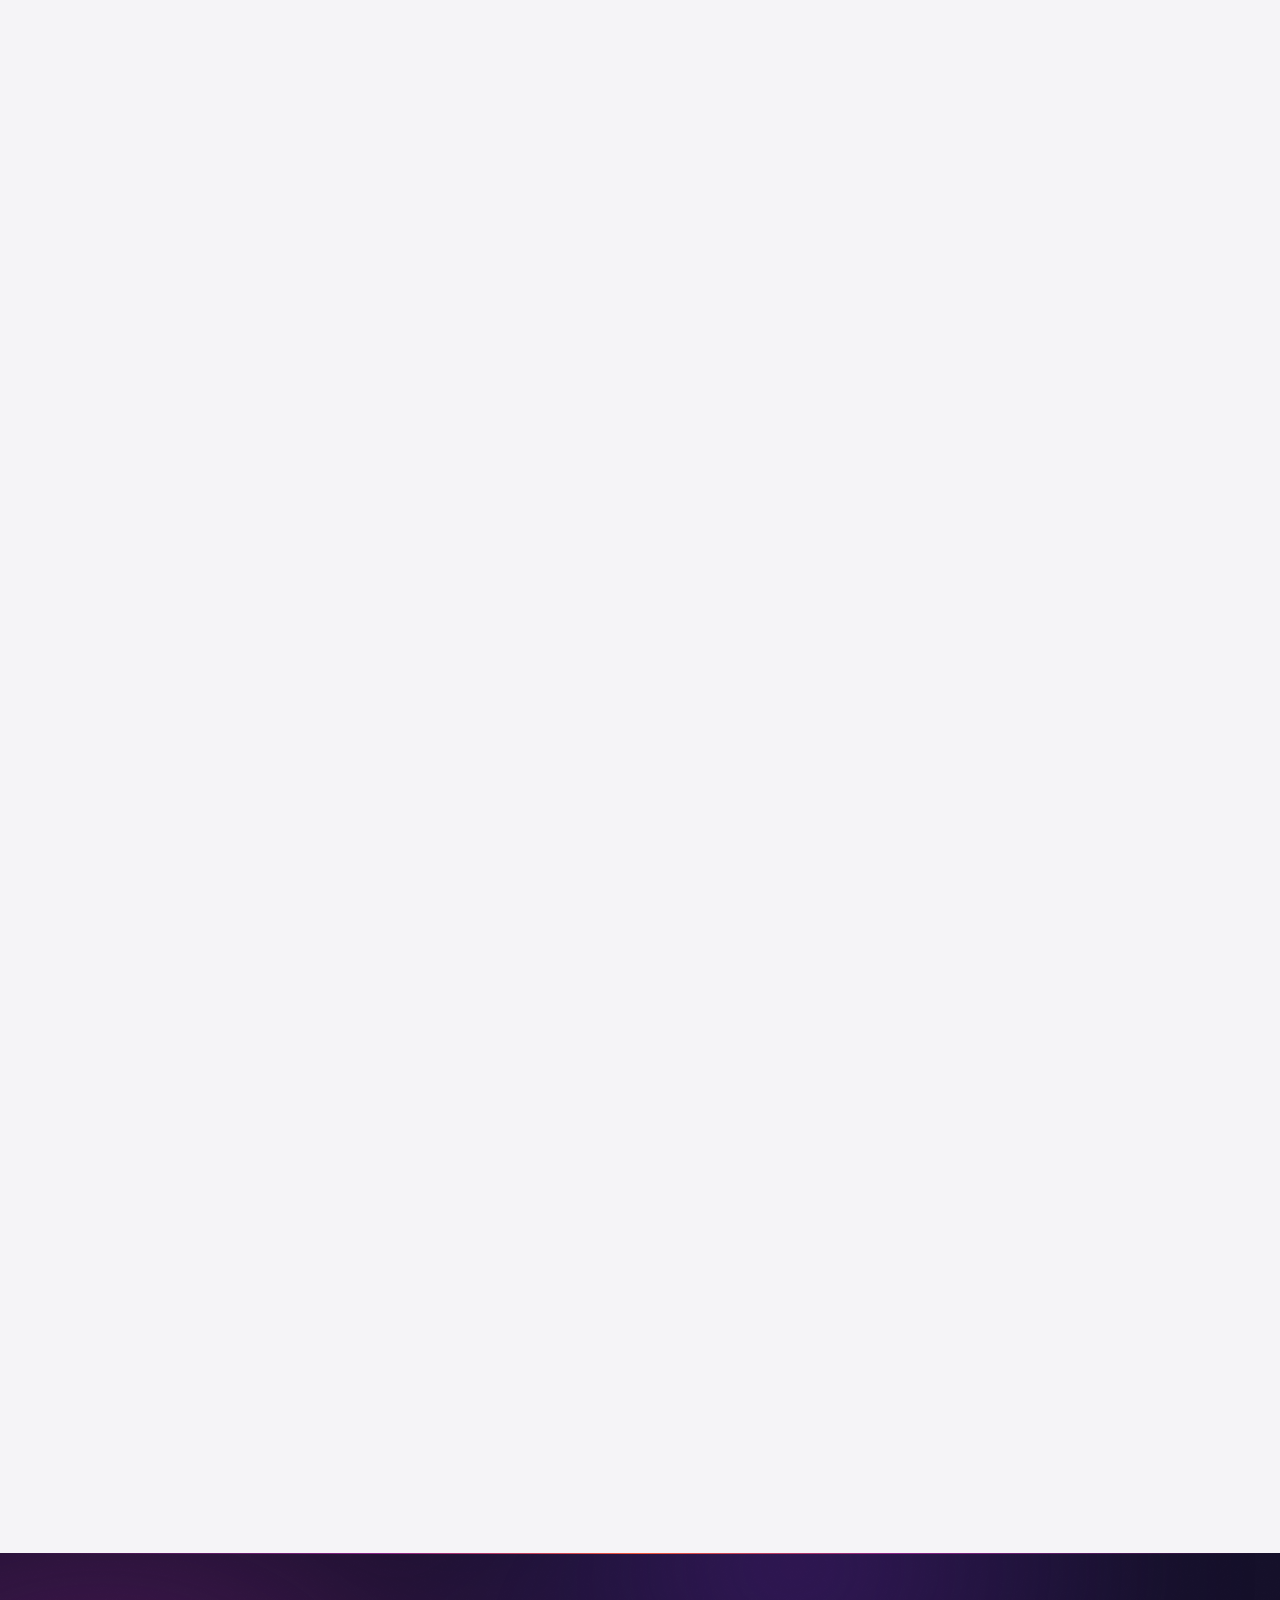
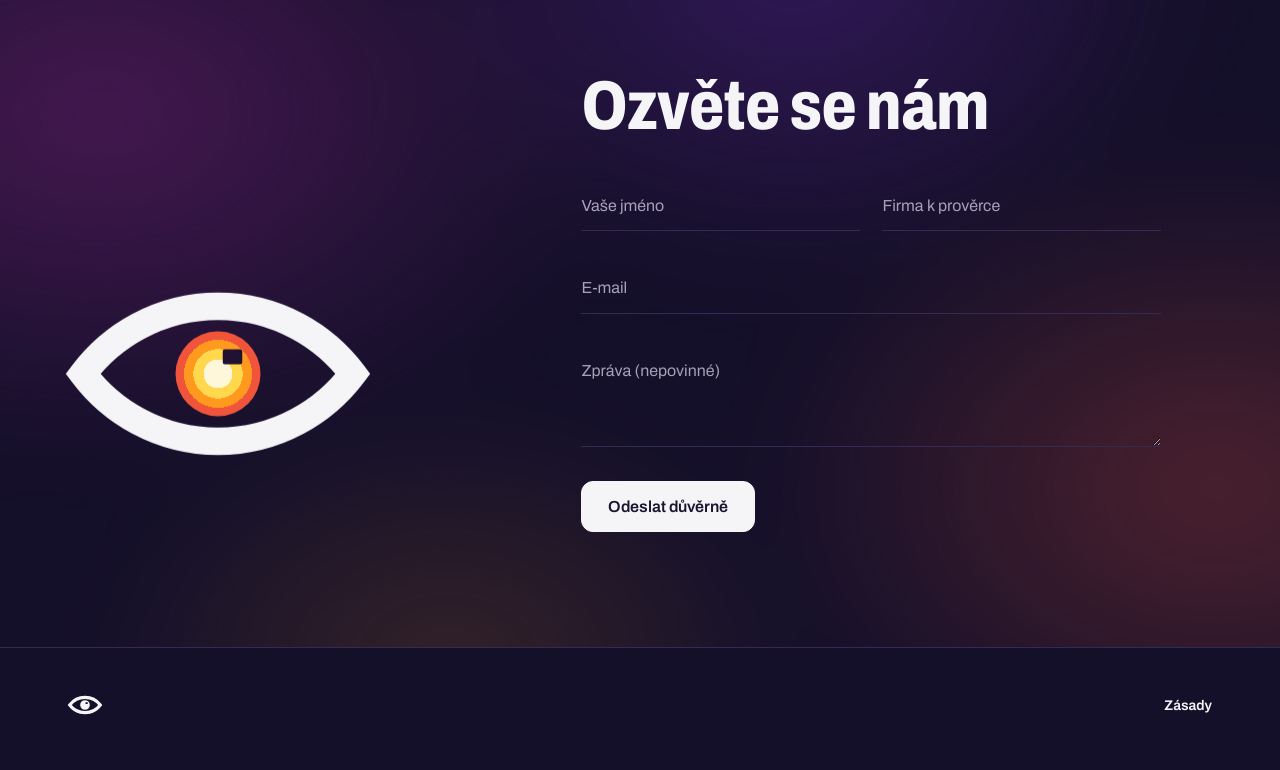
<file: cs/index.html>
<!doctype html>
<html lang="cs" data-lang="cs">
<head>
<meta charset="utf-8">
<meta name="viewport" content="width=device-width, initial-scale=1">
<title>MUCSIA - Najdeme vše, co by firmě mohlo ublížit</title>
<meta name="description" content="Najdeme vše, co by firmě mohlo ublížit. Zmapujeme, co o firmě může kdokoli vyhrabat a co by šlo použít proti ní, veřejně i k vydírání.">
<meta name="theme-color" content="#15102A">
<meta name="referrer" content="no-referrer">
<link rel="canonical" href="https://mucsia.github.io/cs/">
<link rel="alternate" hreflang="cs" href="https://mucsia.github.io/cs/">
<link rel="alternate" hreflang="en" href="https://mucsia.github.io/">
<link rel="alternate" hreflang="x-default" href="https://mucsia.github.io/">
<link rel="icon" href="../static/img/mucsia-ikona.svg" type="image/svg+xml">
<link rel="preload" href="../static/fonts/Archivo-w800-s80.woff2" as="font" type="font/woff2" crossorigin>
<link rel="preload" href="../static/fonts/Archivo-w400-s100.woff2" as="font" type="font/woff2" crossorigin>
<script>document.documentElement.classList.add("js")</script>
<link rel="stylesheet" href="../static/site.css?v=125f412758">
<meta property="og:site_name" content="MUCSIA">
<meta property="og:title" content="MUCSIA - Najdeme vše, co by firmě mohlo ublížit">
<meta property="og:description" content="Najdeme vše, co by firmě mohlo ublížit. Zmapujeme, co o firmě může kdokoli vyhrabat a co by šlo použít proti ní, veřejně i k vydírání.">
<meta property="og:type" content="website">
<meta property="og:url" content="https://mucsia.github.io/cs/">
<meta property="og:image" content="https://mucsia.github.io/static/img/og-cs.png">
<meta property="og:image:width" content="1200">
<meta property="og:image:height" content="630">
<meta property="og:image:alt" content="Najdeme vše, co by firmě mohlo ublížit.">
<meta name="twitter:card" content="summary_large_image">
<meta property="og:locale" content="cs_CZ">
<script type="application/ld+json">{"@context":"https://schema.org","@type":"WebSite","name":"MUCSIA","url":"https://mucsia.github.io/","description":"Najdeme v\u0161e, co by firm\u011b mohlo ubl\u00ed\u017eit. Zmapujeme, co o firm\u011b m\u016f\u017ee kdokoli vyhrabat a co by \u0161lo pou\u017e\u00edt proti n\u00ed, ve\u0159ejn\u011b i k vyd\u00edr\u00e1n\u00ed.","inLanguage":["en","cs"]}</script>
</head>
<body class="page-home" data-endpoint="https://script.google.com/macros/s/AKfycbyC8S4bYu0YB3Ecd74lqtt_q8-rhhxGx1HkHZWHa4JRrvprUl0z4QMQmnPhELnK0CI1/exec">
<a class="skip" href="#main">Přeskočit na obsah</a>
<header class="hdr" id="hdr">
  <div class="hdr-in">
    <a class="brand" href="../cs/" aria-label="MUCSIA"><svg xmlns="http://www.w3.org/2000/svg" viewBox="-154.35 -1118.87 8083.50 1551.73"><defs></defs><g transform="translate(-123.48 -1577.8) scale(20.58)"><path d="M6 60 A67.5 67.5 0 0 1 114 60 A67.5 67.5 0 0 1 6 60 Z" fill="none" stroke="#F5F4F7" stroke-width="11" stroke-linejoin="miter"/><path d="M43 60 A17 17 0 1 0 77 60 A17 17 0 1 0 43 60 Z M62.7 50.2 H68.9 A0.8 0.8 0 0 1 69.7 51 V55.4 A0.8 0.8 0 0 1 68.9 56.2 H62.7 A0.8 0.8 0 0 1 61.9 55.4 V51 A0.8 0.8 0 0 1 62.7 50.2 Z" fill="#F5F4F7" fill-rule="evenodd"/></g><path d="M84.50048828125 0.0V-687.54345703125H403.10595703125L520.97705078125 -389.4326171875Q528.5205078125 -370.71533203125 538.118408203125 -342.7587890625Q547.71630859375 -314.80224609375 557.4990234375 -285.47607421875Q567.28173828125 -256.14990234375 574.564453125 -233.41064453125H581.564453125Q588.390625 -254.23681640625 597.945068359375 -282.06298828125Q607.49951171875 -309.88916015625 617.597412109375 -338.617431640625Q627.6953125 -367.345703125 635.6953125 -388.51953125L753.56640625 -687.54345703125H1063.36767578125V0.0H859.7392578125V-354.78515625Q859.7392578125 -376.1328125 860.2392578125 -402.02392578125Q860.7392578125 -427.9150390625 861.7392578125 -453.034423828125Q862.7392578125 -478.15380859375 863.19580078125 -496.41455078125H855.19580078125Q849.10888671875 -477.06689453125 840.293701171875 -450.904052734375Q831.478515625 -424.7412109375 822.663330078125 -399.121826171875Q813.84814453125 -373.50244140625 806.3046875 -354.78515625L662.23779296875 0.0H475.65234375L331.12890625 -354.78515625Q321.0419921875 -381.306640625 311.455078125 -408.2412109375Q301.8681640625 -435.17578125 294.552978515625 -458.47998046875Q287.23779296875 -481.7841796875 282.23779296875 -496.41455078125H274.23779296875Q275.23779296875 -482.24072265625 275.73779296875 -458.9365234375Q276.23779296875 -435.63232421875 276.73779296875 -408.69775390625Q277.23779296875 -381.76318359375 277.23779296875 -354.78515625V0.0Z M1661.9560546875 12.0Q1525.89111328125 12.0 1436.771728515625 -27.728271484375Q1347.65234375 -67.45654296875 1303.706787109375 -142.5869140625Q1259.76123046875 -217.71728515625 1259.76123046875 -323.6953125V-687.54345703125H1463.3896484375V-332.869140625Q1463.3896484375 -240.93408203125 1515.28125 -190.19482421875Q1567.1728515625 -139.45556640625 1661.9560546875 -139.45556640625Q1757.28271484375 -139.45556640625 1809.17431640625 -190.19482421875Q1861.06591796875 -240.93408203125 1861.06591796875 -332.869140625V-687.54345703125H2064.6943359375V-323.6953125Q2064.6943359375 -217.71728515625 2020.748779296875 -142.5869140625Q1976.80322265625 -67.45654296875 1887.640380859375 -27.728271484375Q1798.4775390625 12.0 1661.9560546875 12.0Z M2663.45654296875 12.0Q2519.02197265625 12.0 2422.84814453125 -28.5Q2326.67431640625 -69.0 2278.859130859375 -148.228271484375Q2231.0439453125 -227.45654296875 2231.0439453125 -344.0Q2231.0439453125 -514.54345703125 2341.76123046875 -607.04345703125Q2452.478515625 -699.54345703125 2664.0869140625 -699.54345703125Q2782.2607421875 -699.54345703125 2872.119384765625 -664.097900390625Q2961.97802734375 -628.65234375 3012.56494140625 -564.206787109375Q3063.15185546875 -499.76123046875 3063.15185546875 -412.3046875H2864.697265625Q2864.697265625 -454.6962890625 2839.1318359375 -485.207275390625Q2813.56640625 -515.71826171875 2767.80517578125 -532.1748046875Q2722.0439453125 -548.63134765625 2660.54345703125 -548.63134765625Q2589.23876953125 -548.63134765625 2539.9775390625 -524.489990234375Q2490.71630859375 -500.3486328125 2465.509521484375 -457.23974609375Q2440.302734375 -414.130859375 2440.302734375 -357.0V-332.0Q2440.302734375 -275.49951171875 2465.509521484375 -231.890625Q2490.71630859375 -188.28173828125 2539.390625 -163.596923828125Q2588.06494140625 -138.912109375 2658.28271484375 -138.912109375Q2724.41357421875 -138.912109375 2771.76171875 -154.596923828125Q2819.10986328125 -170.28173828125 2844.71875 -200.249267578125Q2870.32763671875 -230.216796875 2870.32763671875 -272.15185546875H3063.6083984375Q3063.6083984375 -187.23876953125 3014.880126953125 -123.06494140625Q2966.15185546875 -58.89111328125 2876.521484375 -23.445556640625Q2786.89111328125 12.0 2663.45654296875 12.0Z M3599.564453125 12.0Q3515.58642578125 12.0 3442.6953125 1.95654296875Q3369.80419921875 -8.0869140625 3315.0 -33.13037109375Q3260.19580078125 -58.173828125 3229.250244140625 -102.989013671875Q3198.3046875 -147.80419921875 3198.3046875 -216.80419921875Q3198.3046875 -218.80419921875 3198.3046875 -222.075927734375Q3198.3046875 -225.34765625 3199.3046875 -228.4345703125H3398.75927734375Q3397.75927734375 -224.4345703125 3397.531005859375 -220.021484375Q3397.302734375 -215.6083984375 3397.302734375 -210.7822265625Q3397.302734375 -180.32568359375 3420.49853515625 -162.727783203125Q3443.6943359375 -145.1298828125 3486.0859375 -138.031982421875Q3528.4775390625 -130.93408203125 3584.6083984375 -130.93408203125Q3608.173828125 -130.93408203125 3632.78271484375 -132.34716796875Q3657.3916015625 -133.76025390625 3680.315673828125 -137.401611328125Q3703.23974609375 -141.04296875 3721.47900390625 -147.869140625Q3739.71826171875 -154.6953125 3750.587890625 -165.47802734375Q3761.45751953125 -176.2607421875 3761.45751953125 -191.54345703125Q3761.45751953125 -213.19580078125 3738.5009765625 -225.706787109375Q3715.54443359375 -238.2177734375 3676.359619140625 -245.772216796875Q3637.1748046875 -253.32666015625 3588.533447265625 -259.23974609375Q3539.89208984375 -265.15283203125 3487.750732421875 -273.381103515625Q3435.609375 -281.609375 3386.968017578125 -296.109375Q3338.32666015625 -310.609375 3299.141845703125 -334.6962890625Q3259.95703125 -358.783203125 3237.00048828125 -396.641845703125Q3214.0439453125 -434.50048828125 3214.0439453125 -489.130859375Q3214.0439453125 -543.65234375 3241.663330078125 -583.36962890625Q3269.28271484375 -623.0869140625 3319.173828125 -648.858642578125Q3369.06494140625 -674.63037109375 3437.010498046875 -687.0869140625Q3504.9560546875 -699.54345703125 3585.06494140625 -699.54345703125Q3666.71728515625 -699.54345703125 3733.162841796875 -686.902099609375Q3799.6083984375 -674.2607421875 3847.314697265625 -648.80419921875Q3895.02099609375 -623.34765625 3920.683837890625 -584.673828125Q3946.3466796875 -546.0 3946.3466796875 -493.93505859375V-480.10888671875H3748.89208984375V-488.2177734375Q3748.89208984375 -509.130859375 3730.8701171875 -525.315673828125Q3712.84814453125 -541.50048828125 3678.36962890625 -551.228759765625Q3643.89111328125 -560.95703125 3594.6083984375 -560.95703125Q3535.6513671875 -560.95703125 3497.71630859375 -553.58740234375Q3459.78125 -546.2177734375 3441.770263671875 -533.43505859375Q3423.75927734375 -520.65234375 3423.75927734375 -505.45654296875Q3423.75927734375 -485.173828125 3446.7158203125 -473.34765625Q3469.67236328125 -461.521484375 3508.857177734375 -454.65185546875Q3548.0419921875 -447.7822265625 3596.683349609375 -441.869140625Q3645.32470703125 -435.9560546875 3697.466064453125 -427.771240234375Q3749.607421875 -419.58642578125 3798.248779296875 -405.858154296875Q3846.89013671875 -392.1298828125 3886.074951171875 -368.358154296875Q3925.259765625 -344.58642578125 3948.21630859375 -308.271240234375Q3971.1728515625 -271.9560546875 3971.1728515625 -218.869140625Q3971.1728515625 -136.15185546875 3923.270751953125 -85.206298828125Q3875.36865234375 -34.2607421875 3791.466552734375 -11.13037109375Q3707.564453125 12.0 3599.564453125 12.0Z M4129.50048828125 0.0V-687.54345703125H4333.12890625V0.0Z M4463.3046875 0.0 4801.32666015625 -687.54345703125H5027.67236328125L5365.6943359375 0.0H5145.435546875L5093.478515625 -110.1748046875H4724.5205078125L4673.10693359375 0.0ZM4792.67236328125 -259.2607421875H5025.32666015625L4962.71728515625 -399.0009765625Q4958.80419921875 -408.37060546875 4951.749755859375 -425.52294921875Q4944.6953125 -442.67529296875 4937.097412109375 -462.186279296875Q4929.49951171875 -481.697265625 4923.08642578125 -498.468994140625Q4916.67333984375 -515.24072265625 4913.49951171875 -523.3056640625H4906.04296875Q4898.67333984375 -504.93603515625 4889.075439453125 -481.10986328125Q4879.4775390625 -457.28369140625 4870.60791015625 -434.9140625Q4861.73828125 -412.54443359375 4855.28173828125 -398.54443359375Z" transform="translate(2563.46 0)" fill="#F5F4F7"/></svg></a>
    <nav class="nav" aria-label="Hlavní">
      <a href="../cs/ukazka/">Ukázka prověrky</a>
      <a class="nav-cta" href="#contact">Ozvěte se</a>
      <a class="lang" href="../" hreflang="en" lang="en" aria-label="English"><span class="cur">CZ</span><span class="sep" aria-hidden="true">|</span><span>EN</span></a>
    </nav>
  </div>
</header>
<main id="main">
<section class="hero" id="top" data-hero>
  <div class="hero-art"><svg class="eye-art" viewBox="0 0 1600 900" preserveAspectRatio="xMidYMid slice" aria-hidden="true" focusable="false"><g class="eye-body"><path class="iso iso-8" d="M229.63 199.72 A712.96 712.96 0 0 1 1370.37 199.72 A400.46 400.46 0 0 1 1370.37 680.28 A712.96 712.96 0 0 1 229.63 680.28 A400.46 400.46 0 0 1 229.63 199.72 Z" fill="#1B143A"/><path class="iso iso-7" d="M288.54 243.9 A639.33 639.33 0 0 1 1311.46 243.9 A326.83 326.83 0 0 1 1311.46 636.1 A639.33 639.33 0 0 1 288.54 636.1 A326.83 326.83 0 0 1 288.54 243.9 Z" fill="#211848"/><path class="iso iso-6" d="M338.72 281.54 A576.6 576.6 0 0 1 1261.28 281.54 A264.1 264.1 0 0 1 1261.28 598.46 A576.6 576.6 0 0 1 338.72 598.46 A264.1 264.1 0 0 1 338.72 281.54 Z" fill="#3B1D6B"/><path class="iso iso-5" d="M381.27 313.45 A523.42 523.42 0 0 1 1218.73 313.45 A210.92 210.92 0 0 1 1218.73 566.55 A523.42 523.42 0 0 1 381.27 566.55 A210.92 210.92 0 0 1 381.27 313.45 Z" fill="#672182"/><path class="iso iso-4" d="M417.27 340.45 A478.42 478.42 0 0 1 1182.73 340.45 A165.92 165.92 0 0 1 1182.73 539.55 A478.42 478.42 0 0 1 417.27 539.55 A165.92 165.92 0 0 1 417.27 340.45 Z" fill="#8A2387"/><path class="iso iso-3" d="M447.81 363.36 A440.24 440.24 0 0 1 1152.19 363.36 A127.74 127.74 0 0 1 1152.19 516.64 A440.24 440.24 0 0 1 447.81 516.64 A127.74 127.74 0 0 1 447.81 363.36 Z" fill="#A82A79"/><path class="iso iso-2" d="M473.99 382.99 A407.51 407.51 0 0 1 1126.01 382.99 A95.01 95.01 0 0 1 1126.01 497.01 A407.51 407.51 0 0 1 473.99 497.01 A95.01 95.01 0 0 1 473.99 382.99 Z" fill="#C7306B"/><path class="iso iso-1" d="M495.81 399.36 A380.24 380.24 0 0 1 1104.19 399.36 A67.74 67.74 0 0 1 1104.19 480.64 A380.24 380.24 0 0 1 495.81 480.64 A67.74 67.74 0 0 1 495.81 399.36 Z" fill="#DC4252"/><path class="iso iso-0" d="M514.36 413.27 A357.05 357.05 0 0 1 1085.64 413.27 A44.55 44.55 0 0 1 1085.64 466.73 A357.05 357.05 0 0 1 514.36 466.73 A44.55 44.55 0 0 1 514.36 413.27 Z" fill="#F0543A"/><path class="iris iris-0" d="M550 440 A312.5 312.5 0 0 1 1050 440 A312.5 312.5 0 0 1 550 440 Z" fill="#F0543A"/><path class="iris iris-1" d="M582.67 440 A287.04 287.04 0 0 1 1017.33 440 A287.04 287.04 0 0 1 582.67 440 Z" fill="#FF9A1F"/><path class="iris iris-2" d="M608.11 440 A268.29 268.29 0 0 1 991.89 440 A268.29 268.29 0 0 1 608.11 440 Z" fill="#FFD84D"/><circle class="pupil" cx="800.0" cy="440.0" r="78.7" fill="#FFF7DA"/><path class="lids" d="M550 440 A312.5 312.5 0 0 1 1050 440 A312.5 312.5 0 0 1 550 440 Z" fill="none" stroke="#15102A" stroke-width="50.9" stroke-linejoin="miter"/><rect class="catch" x="808.8" y="394.6" width="36.1" height="27.8" rx="3.7" fill="#15102A"/></g></svg></div>
  <div class="grain"></div>
  <div class="hero-in">
    <h1 class="hero-h">Najdeme vše, co by firmě mohlo ublížit.</h1>
    <p class="hero-sub">Zmapujeme všechno, co o firmě může kdokoli vyhrabat a co by šlo použít proti ní, veřejně i k vydírání. Víte to první a můžete se připravit.</p>
    <div class="hero-cta">
      <a class="btn btn-light" href="#contact">Ozvěte se nám</a>
      <a class="btn btn-ghost" href="../cs/ukazka/">Ukázka prověrky</a>
    </div>
  </div>
</section>

<section class="dark sec-console" id="audit">
  <div class="grain"></div>
  <div class="sec-in">
    <h2 class="h-l">Prověrka běží, dokud se neobjeví nic nového</h2>
<div class="con" data-console data-mode="auto">
  <div class="con-left">
    <ol class="con-layers" aria-label="Prověrka běží, dokud se neobjeví nic nového">
<li><i></i><span>Rejstříky a úřady</span></li>
<li><i></i><span>Soudy</span></li>
<li><i></i><span>Média</span></li>
<li><i></i><span>Recenze a diskuze</span></li>
<li><i></i><span>Vyhledávání a AI</span></li>
<li><i></i><span>Technická stopa a bezpečnost</span></li>
<li><i></i><span>Rozpor slova a činu</span></li>
<li><i></i><span>Propojení</span></li>
<li><i></i><span>Lidé a procesy</span></li>
    </ol>
    <div class="con-counters">
      <div class="cnt"><b class="tnum" data-cnt="sources">0</b><span>prověřených zdrojů</span></div>
      <div class="cnt"><b class="tnum" data-cnt="leads">0</b><span>otevřených stop</span></div>
    </div>
  </div>
  <div class="con-right">
    <div class="con-stage" data-stage>
      <article class="fc" data-card="0" data-cat="scandal">
        <header><span class="fc-cat">Dohledatelná kauza</span><span class="fc-find f-day"><i></i><i></i><i></i>Specialista za den</span></header>
        <p class="fc-attack">Subdodavatelům platí, až když je k tomu donutí soud.</p>
        <footer class="fc-ev"><span class="fc-evl">Důkaz</span><span>Databáze soudních rozhodnutí</span><span class="tnum">15. 9. 2026 10:42</span><span class="fc-hash tnum">a91f 3c0e</span></footer>
      </article>
      <article class="fc" data-card="1" data-cat="media">
        <header><span class="fc-cat">Mediální riziko</span><span class="fc-find f-minute"><i></i><i></i><i></i>Kdokoli za minutu</span></header>
        <p class="fc-attack">I Google si myslí, že je to podvod.</p>
        <footer class="fc-ev"><span class="fc-evl">Důkaz</span><span>Našeptávač, první stránka</span><span class="tnum">15. 9. 2026 11:05</span><span class="fc-hash tnum">7d2b e410</span></footer>
      </article>
      <article class="fc" data-card="2" data-cat="money">
        <header><span class="fc-cat">Kudy tečou peníze</span><span class="fc-find f-hour"><i></i><i></i><i></i>Zvědavec za hodinu</span></header>
        <p class="fc-attack">Jejich investor vznikl dva měsíce před tím, než investoval.</p>
        <footer class="fc-ev"><span class="fc-evl">Důkaz</span><span>Veřejný rejstřík, historie kapitálu</span><span class="tnum">16. 9. 2026 09:17</span><span class="fc-hash tnum">c3e8 5f71</span></footer>
      </article>
      <article class="fc" data-card="3" data-cat="leverage">
        <header><span class="fc-cat">Páka k vydírání</span><span class="fc-find f-day"><i></i><i></i><i></i>Specialista za den</span></header>
        <p class="fc-attack">Celý jejich ceník je jedno hledání daleko.</p>
        <footer class="fc-ev"><span class="fc-evl">Důkaz</span><span>Index vyhledávače, vystavený soubor</span><span class="tnum">16. 9. 2026 14:29</span><span class="fc-hash tnum">e51a 9b06</span></footer>
      </article>
      <article class="fc" data-card="4" data-cat="political">
        <header><span class="fc-cat">Politické riziko</span><span class="fc-find f-hour"><i></i><i></i><i></i>Zvědavec za hodinu</span></header>
        <p class="fc-attack">Zastupitel, který hlasoval o zakázce, má firmu s jejich jednatelem.</p>
        <footer class="fc-ev"><span class="fc-evl">Důkaz</span><span>Zápis zastupitelstva, veřejný rejstřík</span><span class="tnum">17. 9. 2026 08:51</span><span class="fc-hash tnum">48fd 12c7</span></footer>
      </article>
      <article class="fc" data-card="5" data-cat="people">
        <header><span class="fc-cat">Kdo za tím stojí</span><span class="fc-find f-hour"><i></i><i></i><i></i>Zvědavec za hodinu</span></header>
        <p class="fc-attack">Stejní lidé stáli za firmou, která skončila v likvidaci.</p>
        <footer class="fc-ev"><span class="fc-evl">Důkaz</span><span>Veřejný rejstřík, role</span><span class="tnum">17. 9. 2026 15:36</span><span class="fc-hash tnum">0b7e d3a2</span></footer>
      </article>
      <article class="fc fc-struck" data-card="s" data-cat="dirt">
        <header><span class="fc-cat">Špína na firmu</span><span class="fc-find f-hour"><i></i><i></i><i></i>Zvědavec za hodinu</span></header>
        <p class="fc-attack">Firma dluží mzdy bývalým zaměstnancům.</p>
        <p class="fc-reason">Jmenovec, jiné IČO</p>
        <footer class="fc-ev"><span class="fc-evl">Důkaz</span><span>Recenze zaměstnavatele</span><span class="tnum">16. 9. 2026 12:02</span><span class="fc-hash tnum">51c0 77e9</span></footer>
      </article>
    </div>
    <div class="con-report" data-report aria-hidden="true">
      <div class="rep-cover">
        <div class="rep-mark"><svg xmlns="http://www.w3.org/2000/svg" viewBox="0 0 120 120"><defs><radialGradient id="mrg" cx="50%" cy="50%" r="50%"><stop offset="0.0" stop-color="#FFF7DA"/><stop offset="0.34" stop-color="#FFF7DA"/><stop offset="0.34" stop-color="#FFD84D"/><stop offset="0.58" stop-color="#FFD84D"/><stop offset="0.58" stop-color="#FF9A1F"/><stop offset="0.8" stop-color="#FF9A1F"/><stop offset="0.8" stop-color="#F0543A"/><stop offset="1.0" stop-color="#F0543A"/></radialGradient></defs><path d="M6 60 A67.5 67.5 0 0 1 114 60 A67.5 67.5 0 0 1 6 60 Z" fill="none" stroke="#F5F4F7" stroke-width="11" stroke-linejoin="miter"/><path d="M43 60 A17 17 0 1 0 77 60 A17 17 0 1 0 43 60 Z M62.7 50.2 H68.9 A0.8 0.8 0 0 1 69.7 51 V55.4 A0.8 0.8 0 0 1 68.9 56.2 H62.7 A0.8 0.8 0 0 1 61.9 55.4 V51 A0.8 0.8 0 0 1 62.7 50.2 Z" fill="url(#mrg)" fill-rule="evenodd"/></svg></div>
        <div class="rep-txt"><b>Report</b><span>Důvěrné</span></div>
      </div>
      <div class="rep-stack"><i style="--k:0;z-index:20"></i><i style="--k:1;z-index:19"></i><i style="--k:2;z-index:18"></i><i style="--k:3;z-index:17"></i><i style="--k:4;z-index:16"></i><i style="--k:5;z-index:15"></i><i style="--k:6;z-index:14"></i></div>
    </div>
  </div>
</div>  </div>
</section>

<section class="paper sec-report" id="report" data-report>
  <div class="rep-track">
    <div class="rep-sticky">
      <div class="rep-left">
        <h2 class="h-l">Report</h2>
        <p class="lead">Jeden report. Každý nález s důkazem, s tím, jak snadno ho kdo najde, s větou, kterou by použil útočník, a s tím, co s ním udělat.</p>
        <ol class="rep-chapters" aria-label="Kapitoly">
<li data-ch="0"><i></i><b>Mediální rizika</b><span>Co o firmě říkají články, našeptávač a asistenti AI dřív, než s ní kdokoli promluví.</span></li>
<li data-ch="1"><i></i><b>Politická rizika</b><span>Zakázky, dotace, dary a funkce, které firmu spojují s úřadem nebo stranou.</span></li>
<li data-ch="2"><i></i><b>Špína na firmu</b><span>Vlny recenzí, pozdní výplaty a spory s dodavateli tak, jak je vidí ten, kdo chce firmě ublížit.</span></li>
<li data-ch="3"><i></i><b>Dohledatelné kauzy</b><span>Staré rozsudky, smazané stránky a zapomenuté články, a jak dlouho trvá každý z nich najít.</span></li>
<li data-ch="4"><i></i><b>Spojené tečky</b><span>Lidé, firmy, adresy a data spojené do jedné cesty, která bolí nejvíc.</span></li>
<li data-ch="5"><i></i><b>Kudy tečou peníze</b><span>Odkud přišel kapitál, přes které země a které toky by banka nebo novinář zpochybnili.</span></li>
<li data-ch="6"><i></i><b>Kdo za tím stojí</b><span>Každá role z veřejných rejstříků a každá další firma, kam tyto role vedou.</span></li>
<li data-ch="7"><i></i><b>Páky k vydírání</b><span>Čím by mohl někdo firmu držet v šachu: vystavené soubory, přístupy a slova, která nikdy neměla být veřejná.</span></li>
<li data-ch="8"><i></i><b>Mapa rizik</b><span>Každý nález skončí na jedné mapě. Čím tepleji, tím dřív potřebuje pozornost.</span></li>
        </ol>
        <div class="rep-foot">
          <p class="scrub-hint" data-rep-hint><i aria-hidden="true"></i>Stránky otáčíte posouváním</p>
          <a class="rep-skip" href="#contact">Přeskočit report</a>
        </div>
      </div>
      <div class="rep-right">
        <div class="rep-pages">
        <article class="rep-page rp-media" data-page="0">
          <header class="rp-head"><h3 class="h-m">Mediální rizika</h3><p>Co o firmě říkají články, našeptávač a asistenti AI dřív, než s ní kdokoli promluví.</p></header>
          <div class="rp-num tnum" aria-hidden="true">1 / 9</div>
          <figure class="rp-fig" aria-hidden="true">
            <svg viewBox="0 0 640 360" class="fig">
              <line class="draw tl" x1="40" y1="70" x2="600" y2="70"/>
              <g class="pop d1"><rect x="64" y="26" width="52" height="34" rx="8" class="doc"/><line x1="72" y1="36" x2="108" y2="36" class="docl"/><line x1="72" y1="44" x2="98" y2="44" class="docl"/><line x1="72" y1="52" x2="104" y2="52" class="docl"/><circle cx="90" cy="70" r="5" class="dot"/><text x="90" y="96" text-anchor="middle" class="lbl">2019</text></g>
              <g class="pop d2"><rect x="224" y="26" width="52" height="34" rx="8" class="doc"/><line x1="232" y1="36" x2="268" y2="36" class="docl"/><line x1="232" y1="44" x2="258" y2="44" class="docl"/><line x1="232" y1="52" x2="264" y2="52" class="docl"/><circle cx="250" cy="70" r="5" class="dot"/><text x="250" y="96" text-anchor="middle" class="lbl">2021</text></g>
              <g class="pop d3"><rect x="384" y="26" width="52" height="34" rx="8" class="doc"/><line x1="392" y1="36" x2="428" y2="36" class="docl"/><line x1="392" y1="44" x2="418" y2="44" class="docl"/><line x1="392" y1="52" x2="424" y2="52" class="docl"/><circle cx="410" cy="70" r="5" class="dot warm"/><text x="410" y="96" text-anchor="middle" class="lbl">2023</text></g>
              <g class="pop d4"><rect x="544" y="26" width="52" height="34" rx="8" class="doc"/><line x1="552" y1="36" x2="588" y2="36" class="docl"/><line x1="552" y1="44" x2="578" y2="44" class="docl"/><line x1="552" y1="52" x2="584" y2="52" class="docl"/><circle cx="570" cy="70" r="5" class="dot"/><text x="570" y="96" text-anchor="middle" class="lbl">2026</text></g>
              <g class="pop d5"><rect x="40" y="130" width="300" height="40" rx="20" class="box"/><circle cx="66" cy="150" r="7" class="ring"/><text x="86" y="155" class="q">vzorová firma</text><rect class="caret" x="196" y="140" width="2" height="20"/></g>
              <g class="pop d6"><rect x="40" y="176" width="300" height="32" rx="6" class="sug"/><text x="60" y="197" class="q">vzorová firma recenze</text></g>
              <g class="pop d7"><rect x="40" y="210" width="300" height="32" rx="6" class="sug hot"/><text x="60" y="231" class="q hotq">vzorová firma podvod</text></g>
              <g class="pop d8"><rect x="40" y="244" width="300" height="32" rx="6" class="sug"/><text x="60" y="265" class="q">vzorová firma práce</text></g>
              <g class="pop d8"><rect x="360" y="130" width="250" height="36" rx="18" class="box"/><text x="378" y="153" class="q s">Je Vzorová firma důvěryhodná?</text></g>
              <g class="pop d9"><rect x="360" y="180" width="250" height="52" rx="10" class="ai"/><text x="378" y="211" class="q s">Firma prošla v roce 2022 insolvencí.</text><line x1="372" y1="207" x2="598" y2="207" class="strike"/></g>
              <g class="pop d10"><rect x="360" y="246" width="250" height="30" rx="8" class="flag"/><text x="372" y="266" class="flagt">Chybně. Zaměněno s jmenovcem.</text></g>
            </svg>
          </figure>
        </article>
        <article class="rep-page rp-political" data-page="1">
          <header class="rp-head"><h3 class="h-m">Politická rizika</h3><p>Zakázky, dotace, dary a funkce, které firmu spojují s úřadem nebo stranou.</p></header>
          <div class="rp-num tnum" aria-hidden="true">2 / 9</div>
          <figure class="rp-fig" aria-hidden="true">
            <svg viewBox="0 0 640 360" class="fig">
              <line class="draw e1" x1="150" y1="180" x2="470" y2="80"/>
              <line class="draw e3" x1="470" y1="80" x2="470" y2="280"/>
              <line class="draw e4 hot" x1="150" y1="180" x2="470" y2="280"/>
              <g class="pop d1"><circle cx="150" cy="180" r="52" class="node"/><foreignObject x="106" y="136" width="88" height="88"><div xmlns="http://www.w3.org/1999/xhtml" class="fo nl">Firma</div></foreignObject></g>
              <g class="pop d2"><circle cx="470" cy="80" r="46" class="node"/><foreignObject x="432" y="42" width="76" height="76"><div xmlns="http://www.w3.org/1999/xhtml" class="fo nl">Městský úřad</div></foreignObject></g>
              <g class="pop d3"><circle cx="470" cy="280" r="46" class="node"/><foreignObject x="432" y="242" width="76" height="76"><div xmlns="http://www.w3.org/1999/xhtml" class="fo nl">Krajská strana</div></foreignObject></g>
              <g class="pop d4"><rect x="322" y="98" width="104" height="26" rx="13" class="pill"/><text x="374" y="115" text-anchor="middle" class="pl">zakázka 2022</text></g>
              <g class="pop d7"><rect x="206" y="132" width="112" height="26" rx="13" class="pill"/><text x="262" y="149" text-anchor="middle" class="pl">dotace 2021</text></g>
              <g class="pop d5"><rect x="248" y="250" width="112" height="26" rx="13" class="pill"/><text x="304" y="267" text-anchor="middle" class="pl">dar 2020</text></g>
              <g class="pop d6"><rect x="486" y="166" width="132" height="26" rx="13" class="pill"/><text x="552" y="183" text-anchor="middle" class="pl">křeslo v zastupitelstvu</text></g>
              <g class="pop d9"><rect x="150" y="304" width="176" height="30" rx="8" class="flag"/><text x="164" y="324" class="flagt">Střet zájmů</text></g>
            </svg>
          </figure>
        </article>
        <article class="rep-page rp-dirt" data-page="2">
          <header class="rp-head"><h3 class="h-m">Špína na firmu</h3><p>Vlny recenzí, pozdní výplaty a spory s dodavateli tak, jak je vidí ten, kdo chce firmě ublížit.</p></header>
          <div class="rp-num tnum" aria-hidden="true">3 / 9</div>
          <figure class="rp-fig" aria-hidden="true">
            <svg viewBox="0 0 640 360" class="fig">
<rect class="cbar" x="40" y="166" width="14" height="34" style="--i:0"/>
<rect class="cbar" x="60" y="200" width="14" height="0" style="--i:1"/>
<rect class="cbar" x="80" y="132" width="14" height="68" style="--i:2"/>
<rect class="cbar" x="100" y="166" width="14" height="34" style="--i:3"/>
<rect class="cbar" x="120" y="200" width="14" height="0" style="--i:4"/>
<rect class="cbar" x="140" y="166" width="14" height="34" style="--i:5"/>
<rect class="cbar" x="160" y="166" width="14" height="34" style="--i:6"/>
<rect class="cbar" x="180" y="200" width="14" height="0" style="--i:7"/>
<rect class="cbar" x="200" y="166" width="14" height="34" style="--i:8"/>
<rect class="cbar" x="220" y="132" width="14" height="68" style="--i:9"/>
<rect class="cbar" x="240" y="166" width="14" height="34" style="--i:10"/>
<rect class="cbar" x="260" y="200" width="14" height="0" style="--i:11"/>
<rect class="cbar hot" x="280" y="64" width="14" height="136" style="--i:12"/>
<rect class="cbar hot" x="300" y="98" width="14" height="102" style="--i:13"/>
<rect class="cbar hot" x="320" y="132" width="14" height="68" style="--i:14"/>
<rect class="cbar" x="340" y="200" width="14" height="0" style="--i:15"/>
<rect class="cbar" x="360" y="166" width="14" height="34" style="--i:16"/>
              <line x1="40" y1="200" x2="380" y2="200" class="axis"/>
              <g class="pop d8"><text x="40" y="236" class="big tnum">9</text><text x="70" y="236" class="lbl">recenzí s jednou hvězdou za tři týdny</text></g>
              <g class="pop d7"><circle cx="420" cy="100" r="6" class="dot warm"/><text x="438" y="105" class="q">pozdní výplaty, tři zmínky</text></g>
              <g class="pop d8"><circle cx="420" cy="160" r="6" class="dot warm"/><text x="438" y="165" class="q">nezaplacený subdodavatel, 48 000 EUR</text></g>
              <g class="pop d9"><circle cx="420" cy="220" r="6" class="dot warm"/><text x="438" y="225" class="q">obvinění na stavebním fóru</text></g>
            </svg>
          </figure>
        </article>
        <article class="rep-page rp-scandal" data-page="3">
          <header class="rp-head"><h3 class="h-m">Dohledatelné kauzy</h3><p>Staré rozsudky, smazané stránky a zapomenuté články, a jak dlouho trvá každý z nich najít.</p></header>
          <div class="rp-num tnum" aria-hidden="true">4 / 9</div>
          <figure class="rp-fig" aria-hidden="true">
            <svg viewBox="0 0 640 360" class="fig">
              <g class="pop d1">
                <rect x="24" y="40" width="180" height="230" rx="8" class="doc"/>
                <text x="38" y="66" class="q">Rozsudek soudu</text>
<rect x="38" y="84" width="150" height="9" class="redact"/>
<rect x="38" y="104" width="96" height="9" class="redact keep"/>
<rect x="38" y="124" width="132" height="9" class="redact"/>
<rect x="38" y="144" width="70" height="9" class="redact"/>
<rect x="38" y="164" width="142" height="9" class="redact keep"/>
              </g>
              <g class="stamp st-day d5" style="transform-origin:114px 230px"><rect x="54" y="212" width="120" height="36" rx="8" class="stamp-r"/><text x="114" y="236" text-anchor="middle" class="stamp-t">za den</text></g>
              <g class="pop d2">
                <rect x="230" y="40" width="180" height="230" rx="8" class="doc"/>
                <text x="244" y="66" class="q">Smazaná stránka, 2016</text>
<rect x="244" y="84" width="150" height="9" class="redact"/>
<rect x="244" y="104" width="96" height="9" class="redact keep"/>
<rect x="244" y="124" width="132" height="9" class="redact"/>
<rect x="244" y="144" width="70" height="9" class="redact"/>
<rect x="244" y="164" width="142" height="9" class="redact keep"/>
              </g>
              <g class="stamp st-hour d6" style="transform-origin:320px 230px"><rect x="260" y="212" width="120" height="36" rx="8" class="stamp-r"/><text x="320" y="236" text-anchor="middle" class="stamp-t">za hodinu</text></g>
              <g class="pop d3">
                <rect x="436" y="40" width="180" height="230" rx="8" class="doc"/>
                <text x="450" y="66" class="q">Regionální článek, 2019</text>
<rect x="450" y="84" width="150" height="9" class="redact"/>
<rect x="450" y="104" width="96" height="9" class="redact keep"/>
<rect x="450" y="124" width="132" height="9" class="redact"/>
<rect x="450" y="144" width="70" height="9" class="redact"/>
<rect x="450" y="164" width="142" height="9" class="redact keep"/>
              </g>
              <g class="stamp st-minute d7" style="transform-origin:526px 230px"><rect x="466" y="212" width="120" height="36" rx="8" class="stamp-r"/><text x="526" y="236" text-anchor="middle" class="stamp-t">za minutu</text></g>
              <g class="pop d1"><text x="38" y="300" class="lbl">Rozsudek 12 C 345/2022</text></g>
            </svg>
          </figure>
        </article>
        <article class="rep-page rp-dots" data-page="4">
          <header class="rp-head"><h3 class="h-m">Spojené tečky</h3><p>Lidé, firmy, adresy a data spojené do jedné cesty, která bolí nejvíc.</p></header>
          <div class="rp-num tnum" aria-hidden="true">5 / 9</div>
          <figure class="rp-fig" aria-hidden="true">
            <svg viewBox="0 0 640 360" class="fig">
<line class="draw e1" x1="90" y1="180" x2="250" y2="90"/>
<line class="draw e2" x1="90" y1="180" x2="250" y2="270"/>
<line class="draw e3" x1="250" y1="90" x2="420" y2="180"/>
<line class="draw e4" x1="250" y1="270" x2="420" y2="180"/>
<line class="draw e5" x1="420" y1="180" x2="560" y2="90"/>
<line class="draw e6" x1="420" y1="180" x2="560" y2="270"/>
<line class="draw e7" x1="250" y1="90" x2="560" y2="90"/>
              <polyline class="worst" points="90,180 250,90 420,180 560,90"/>
<g class="pop d1"><circle cx="90" cy="180" r="30" class="node on-path"/><text x="90" y="224" text-anchor="middle" class="lbl">Firma</text></g>
<g class="pop d2"><circle cx="250" cy="90" r="22" class="node on-path"/><text x="250" y="134" text-anchor="middle" class="lbl">Jednatel</text></g>
<g class="pop d3"><circle cx="250" cy="270" r="22" class="node"/><text x="250" y="314" text-anchor="middle" class="lbl">Druhá firma</text></g>
<g class="pop d4"><circle cx="420" cy="180" r="22" class="node on-path"/><text x="420" y="224" text-anchor="middle" class="lbl">Společná adresa</text></g>
<g class="pop d5"><circle cx="560" cy="90" r="22" class="node on-path"/><text x="560" y="134" text-anchor="middle" class="lbl">Firma v likvidaci</text></g>
<g class="pop d6"><circle cx="560" cy="270" r="22" class="node"/><text x="560" y="314" text-anchor="middle" class="lbl">Investor</text></g>
              <g class="pop d10"><rect x="250" y="316" width="140" height="30" rx="8" class="flag"/><text x="264" y="336" class="flagt">Nejhorší cesta</text></g>
            </svg>
          </figure>
        </article>
        <article class="rep-page rp-money" data-page="5">
          <header class="rp-head"><h3 class="h-m">Kudy tečou peníze</h3><p>Odkud přišel kapitál, přes které země a které toky by banka nebo novinář zpochybnili.</p></header>
          <div class="rp-num tnum" aria-hidden="true">6 / 9</div>
          <figure class="rp-fig" aria-hidden="true">
            <svg viewBox="0 0 640 360" class="fig">
<line class="draw e1" x1="142" y1="150" x2="165" y2="150"/><polygon class="pop d1 arrow" points="157,144 167,150 157,156"/>              <g class="pop d1"><rect x="46" y="118" width="96" height="64" rx="12" class="node"/><foreignObject x="50" y="122" width="88" height="56"><div xmlns="http://www.w3.org/1999/xhtml" class="fo nl">Investor</div></foreignObject></g>
<line class="draw e2" x1="261" y1="150" x2="284" y2="150"/><polygon class="pop d2 arrow" points="276,144 286,150 276,156"/>              <g class="pop d2"><rect x="165" y="118" width="96" height="64" rx="12" class="node warm"/><foreignObject x="169" y="122" width="88" height="56"><div xmlns="http://www.w3.org/1999/xhtml" class="fo nl">Firma v jurisdikci s utajením</div></foreignObject></g>
<line class="draw e3" x1="380" y1="150" x2="403" y2="150"/><polygon class="pop d3 arrow" points="395,144 405,150 395,156"/>              <g class="pop d3"><rect x="284" y="118" width="96" height="64" rx="12" class="node warm"/><foreignObject x="288" y="122" width="88" height="56"><div xmlns="http://www.w3.org/1999/xhtml" class="fo nl">Navýšení kapitálu</div></foreignObject></g>
<line class="draw e4" x1="499" y1="150" x2="522" y2="150"/><polygon class="pop d4 arrow" points="514,144 524,150 514,156"/>              <g class="pop d4"><rect x="403" y="118" width="96" height="64" rx="12" class="node"/><foreignObject x="407" y="122" width="88" height="56"><div xmlns="http://www.w3.org/1999/xhtml" class="fo nl">Firma</div></foreignObject></g>
              <g class="pop d5"><rect x="522" y="118" width="96" height="64" rx="12" class="node"/><foreignObject x="526" y="122" width="88" height="56"><div xmlns="http://www.w3.org/1999/xhtml" class="fo nl">Veřejné zakázky</div></foreignObject></g>
              <g class="pop d6"><line x1="94" y1="182" x2="94" y2="214" class="docl"/><rect x="10" y="214" width="168" height="26" rx="13" class="pill hot"/><text x="94" y="231" text-anchor="middle" class="pl">založen o dva měsíce dřív</text></g>
              <g class="pop d7"><line x1="213" y1="182" x2="213" y2="254" class="docl"/><rect x="129" y="254" width="168" height="26" rx="13" class="pill hot"/><text x="213" y="271" text-anchor="middle" class="pl">vlastník neznámý</text></g>
              <g class="pop d8"><line x1="332" y1="182" x2="332" y2="214" class="docl"/><rect x="248" y="214" width="168" height="26" rx="13" class="pill"/><text x="332" y="231" text-anchor="middle" class="pl">320 000 EUR</text></g>
              <g class="pop d9"><line x1="451" y1="182" x2="451" y2="254" class="docl"/><rect x="367" y="254" width="168" height="26" rx="13" class="pill"/><text x="451" y="271" text-anchor="middle" class="pl">840 000 EUR</text></g>
              <g class="pop d10"><text x="20" y="318" class="lbl">Signály k ověření, ne obvinění</text></g>
            </svg>
          </figure>
        </article>
        <article class="rep-page rp-people" data-page="6">
          <header class="rp-head"><h3 class="h-m">Kdo za tím stojí</h3><p>Každá role z veřejných rejstříků a každá další firma, kam tyto role vedou.</p></header>
          <div class="rp-num tnum" aria-hidden="true">7 / 9</div>
          <figure class="rp-fig" aria-hidden="true">
            <svg viewBox="0 0 640 360" class="fig">
              <g class="pop d1"><rect x="40" y="46" width="190" height="48" rx="24" class="node"/><circle cx="70" cy="70" r="12" class="face"/><text x="92" y="75" class="nl">Jednatel</text></g>
              <line class="draw e1" x1="230" y1="70" x2="330" y2="70"/>
              <g class="pop d4">
<rect x="330" y="54" width="30" height="32" rx="8" class="chip"/>                <text x="380" y="75" class="q">4 další firmy</text>
              </g>
              <g class="pop d2"><rect x="40" y="146" width="190" height="48" rx="24" class="node"/><circle cx="70" cy="170" r="12" class="face"/><text x="92" y="175" class="nl">Společník</text></g>
              <line class="draw e2" x1="230" y1="170" x2="330" y2="170"/>
              <g class="pop d5">
<rect x="330" y="154" width="30" height="32" rx="8" class="chip"/><rect x="352" y="154" width="30" height="32" rx="8" class="chip"/>                <text x="402" y="175" class="q">2 další firmy</text>
              </g>
              <g class="pop d3"><rect x="40" y="246" width="190" height="48" rx="24" class="node"/><circle cx="70" cy="270" r="12" class="face"/><text x="92" y="275" class="nl">Prokurista</text></g>
              <line class="draw e3" x1="230" y1="270" x2="330" y2="270"/>
              <g class="pop d6">
<rect x="330" y="254" width="30" height="32" rx="8" class="chip"/><rect x="352" y="254" width="30" height="32" rx="8" class="chip"/><rect x="374" y="254" width="30" height="32" rx="8" class="chip"/>                <text x="424" y="275" class="q">1 v likvidaci</text>
              </g>
            </svg>
          </figure>
        </article>
        <article class="rep-page rp-leverage" data-page="7">
          <header class="rp-head"><h3 class="h-m">Páky k vydírání</h3><p>Čím by mohl někdo firmu držet v šachu: vystavené soubory, přístupy a slova, která nikdy neměla být veřejná.</p></header>
          <div class="rp-num tnum" aria-hidden="true">8 / 9</div>
          <figure class="rp-fig" aria-hidden="true">
            <svg viewBox="0 0 640 360" class="fig fig-lev">
              <path class="draw e3 hot" d="M372 83 C340 83 338 244 304 244" fill="none"/>
              <path class="draw e4" d="M372 149 C340 149 338 244 304 244" fill="none"/>
              <path class="draw e5" d="M372 215 C340 215 338 244 304 244" fill="none"/>
              <path class="draw e6" d="M372 281 C340 281 338 244 304 244" fill="none"/>
              <g class="pop d1">
                <rect x="28" y="40" width="290" height="264" rx="18" class="msg"/>
                <circle cx="62" cy="76" r="17" class="face"/><text x="62" y="82.5" text-anchor="middle" class="qm">?</text>
                <rect x="90" y="66" width="120" height="9" rx="4.5" class="redact keep"/>
                <rect x="90" y="81" width="70" height="7" rx="3.5" class="redact keep"/>
                <line x1="28" y1="108" x2="318" y2="108" class="docl"/>
              </g>
<rect x="50" y="126" width="236" height="11" rx="3" class="redact pop d2"/>
<rect x="50" y="148" width="184" height="11" rx="3" class="redact pop d2"/>
<rect x="50" y="170" width="212" height="11" rx="3" class="redact pop d2"/>
              <g class="pop d9"><rect x="44" y="204" width="258" height="80" rx="14" class="threat"/>
                <foreignObject x="58" y="208" width="232" height="72"><div xmlns="http://www.w3.org/1999/xhtml" class="fo left threat-t">Víme o tom ceníku. Zavolejte mi.</div></foreignObject></g>
              <g class="pop d3">
                <rect x="372" y="58" width="244" height="50" rx="12" class="lev-row"/>
                <rect x="372" y="58" width="6" height="50" rx="3" class="lev-st st1"/>
                <g transform="translate(390 71)" class="lev-ic"><path d="M5 2h9l5 5v15H5z M14 2v5h5 M8 12h8 M8 16h6"/></g>
                <foreignObject x="424" y="62" width="184" height="42"><div xmlns="http://www.w3.org/1999/xhtml" class="fo left lev-t">ceník, interní</div></foreignObject>
              </g>
              <g class="pop d4">
                <rect x="372" y="124" width="244" height="50" rx="12" class="lev-row"/>
                <rect x="372" y="124" width="6" height="50" rx="3" class="lev-st st2"/>
                <g transform="translate(390 137)" class="lev-ic"><rect x="3" y="3" width="18" height="7" rx="2"/><rect x="3" y="14" width="18" height="7" rx="2"/><path d="M7 6.5h.01 M7 17.5h.01"/></g>
                <foreignObject x="424" y="128" width="184" height="42"><div xmlns="http://www.w3.org/1999/xhtml" class="fo left lev-t">testovací server</div></foreignObject>
              </g>
              <g class="pop d5">
                <rect x="372" y="190" width="244" height="50" rx="12" class="lev-row"/>
                <rect x="372" y="190" width="6" height="50" rx="3" class="lev-st st3"/>
                <g transform="translate(390 203)" class="lev-ic"><path d="M4 4h16v11H9l-5 4z M8 9h8"/></g>
                <foreignObject x="424" y="194" width="184" height="42"><div xmlns="http://www.w3.org/1999/xhtml" class="fo left lev-t">příspěvek zaměstnance s daty klienta</div></foreignObject>
              </g>
              <g class="pop d6">
                <rect x="372" y="256" width="244" height="50" rx="12" class="lev-row"/>
                <rect x="372" y="256" width="6" height="50" rx="3" class="lev-st st4"/>
                <g transform="translate(390 269)" class="lev-ic"><circle cx="8" cy="12" r="4"/><path d="M12 12h9 M18 12v3 M21 12v2"/></g>
                <foreignObject x="424" y="260" width="184" height="42"><div xmlns="http://www.w3.org/1999/xhtml" class="fo left lev-t">přístupy, jen stav vystavení</div></foreignObject>
              </g>
            </svg>
          </figure>
        </article>
        <article class="rep-page rp-riskmap rp-dark" data-page="8">
          <header class="rp-head"><h3 class="h-m">Mapa rizik</h3><p>Každý nález skončí na jedné mapě. Čím tepleji, tím dřív potřebuje pozornost.</p></header>
          <div class="rp-num tnum" aria-hidden="true">9 / 9</div>
          <figure class="rp-fig" aria-hidden="true">
<div class="rm" data-riskmap>
  <div class="rm-y">Závažnost</div>
  <div class="rm-rows">
<div class="rm-rowlab"><span class="sev s-critical"><i></i><i></i><i></i></span>Kritické</div>
<div class="rm-rowlab"><span class="sev s-latent"><i></i><i></i><i></i></span>Podmíněné</div>
<div class="rm-rowlab"><span class="sev s-noise"><i></i><i></i><i></i></span>Šum</div>
  </div>
  <div class="rm-grid">
    <div class="rm-field" aria-hidden="true"></div>
    <i class="rm-gv g1"></i><i class="rm-gv g2"></i><i class="rm-gh g1"></i><i class="rm-gh g2"></i>
    <div class="rm-cell" style="grid-row:1;grid-column:1">
<span class="rm-tag s-critical" data-fid="N-04" style="--dx:-1;--dy:4">Prohraný spor se subdodavatelem</span><span class="rm-tag s-critical" data-fid="N-10" style="--dx:3;--dy:3">Napadená subdoména</span>    </div>
    <div class="rm-cell" style="grid-row:1;grid-column:2">
<span class="rm-tag s-critical" data-fid="N-15" style="--dx:-1;--dy:4">Insolvence předchozí firmy</span>    </div>
    <div class="rm-cell" style="grid-row:1;grid-column:3">
    </div>
    <div class="rm-cell" style="grid-row:2;grid-column:1">
<span class="rm-tag s-latent" data-fid="N-11" style="--dx:-1;--dy:4">Chybí ochrana DMARC</span><span class="rm-tag s-latent" data-fid="N-13" style="--dx:3;--dy:3">Vystavený klíč k SMS bráně</span>    </div>
    <div class="rm-cell" style="grid-row:2;grid-column:2">
<span class="rm-tag s-latent" data-fid="N-01" style="--dx:-1;--dy:4">Chybí závěrky 2023 a 2024</span><span class="rm-tag s-latent" data-fid="N-02" style="--dx:3;--dy:3">Rozdělená zakázka pro Dolní Lhotu</span>    </div>
    <div class="rm-cell" style="grid-row:2;grid-column:3">
<span class="rm-tag s-latent" data-fid="N-07" style="--dx:-1;--dy:4">Vlna jednohvězdičkových recenzí</span><span class="rm-tag s-latent" data-fid="N-08" style="--dx:3;--dy:3">Našeptávač nabízí „podvod“</span>    </div>
    <div class="rm-cell" style="grid-row:3;grid-column:1">
<span class="rm-tag s-noise" data-fid="N-06" style="--dx:-1;--dy:4">Stará stránka o sporu v archivu</span><span class="rm-tag s-noise" data-fid="N-17" style="--dx:3;--dy:3">Půjčky od spřízněné firmy</span>    </div>
    <div class="rm-cell" style="grid-row:3;grid-column:2">
<span class="rm-tag s-noise" data-fid="N-03" style="--dx:-1;--dy:4">Vrácená část dotace</span><span class="rm-tag s-noise" data-fid="N-19" style="--dx:3;--dy:3">Další firmy jednatele</span>    </div>
    <div class="rm-cell" style="grid-row:3;grid-column:3">
<span class="rm-tag s-noise" data-fid="N-05" style="--dx:-1;--dy:4">Článek o hluku z roku 2019</span><span class="rm-tag s-noise" data-fid="N-09" style="--dx:3;--dy:3">ChatGPT plete firmu s předchozí</span>    </div>
  </div>
  <div class="rm-cols">
<div class="rm-collab">Specialista za den</div>
<div class="rm-collab">Zvědavec za hodinu</div>
<div class="rm-collab">Kdokoli za minutu</div>
  </div>
  <div class="rm-x">Jak snadno to kdo najde</div>
</div>          </figure>
        </article>
        </div>
      </div>
    </div>
  </div>
</section>

<section class="contact" id="contact">
  <div class="grain"></div>
  <div class="contact-in">
    <div class="contact-eye" aria-hidden="true"><svg xmlns="http://www.w3.org/2000/svg" viewBox="0 0 120 120"><defs><radialGradient id="mcg" cx="50%" cy="50%" r="50%"><stop offset="0.0" stop-color="#FFF7DA"/><stop offset="0.34" stop-color="#FFF7DA"/><stop offset="0.34" stop-color="#FFD84D"/><stop offset="0.58" stop-color="#FFD84D"/><stop offset="0.58" stop-color="#FF9A1F"/><stop offset="0.8" stop-color="#FF9A1F"/><stop offset="0.8" stop-color="#F0543A"/><stop offset="1.0" stop-color="#F0543A"/></radialGradient></defs><path d="M6 60 A67.5 67.5 0 0 1 114 60 A67.5 67.5 0 0 1 6 60 Z" fill="none" stroke="#F5F4F7" stroke-width="11" stroke-linejoin="miter"/><path d="M43 60 A17 17 0 1 0 77 60 A17 17 0 1 0 43 60 Z M62.7 50.2 H68.9 A0.8 0.8 0 0 1 69.7 51 V55.4 A0.8 0.8 0 0 1 68.9 56.2 H62.7 A0.8 0.8 0 0 1 61.9 55.4 V51 A0.8 0.8 0 0 1 62.7 50.2 Z" fill="url(#mcg)" fill-rule="evenodd"/></svg></div>
    <div class="contact-body">
      <h2 class="h-xl">Ozvěte se nám</h2>
<form class="form" data-form novalidate>
  <input type="text" name="website" tabindex="-1" autocomplete="off" class="hp" aria-hidden="true">
  <div class="fld-row">
    <div class="fld"><input id="f-name" name="name" type="text" required autocomplete="name" placeholder=" " data-msg="Vyplňte prosím toto pole."><label for="f-name">Vaše jméno</label></div>
    <div class="fld"><input id="f-company" name="company" type="text" required autocomplete="organization" placeholder=" " data-msg="Vyplňte prosím toto pole."><label for="f-company">Firma k prověrce</label></div>
  </div>
  <div class="fld"><input id="f-email" name="email" type="email" required autocomplete="email" placeholder=" " data-msg="Zkontrolujte prosím e-mailovou adresu."><label for="f-email">E-mail</label></div>
  <div class="fld"><textarea id="f-msg" name="message" rows="3" placeholder=" "></textarea><label for="f-msg">Zpráva (nepovinné)</label></div>
  <input type="hidden" name="lang" value="cs">
  <div class="fld-act">
    <button type="submit" class="btn btn-light" data-send data-sending="Odesílá se">Odeslat důvěrně</button>
  </div>
  <p class="form-note" data-note aria-live="polite"></p>
  <div class="form-ok" data-ok hidden><b>Odesláno.</b><span>Ozveme se vám z adresy, kterou si ověříte.</span></div>
  <template data-i18n><span data-k="err">Zpráva neodešla. Zkuste to za chvíli znovu.</span><span data-k="offline">Odesílání na tomto náhledu zatím není připojené. Adresa bude zveřejněna se spuštěním.</span></template>
</form>    </div>
  </div>
</section>
</main>
<footer class="ftr">
  <div class="ftr-in">
    <div class="ftr-mark"><svg xmlns="http://www.w3.org/2000/svg" viewBox="0 0 120 120"><defs></defs><path d="M6 60 A67.5 67.5 0 0 1 114 60 A67.5 67.5 0 0 1 6 60 Z" fill="none" stroke="#F5F4F7" stroke-width="11" stroke-linejoin="miter"/><path d="M43 60 A17 17 0 1 0 77 60 A17 17 0 1 0 43 60 Z M62.7 50.2 H68.9 A0.8 0.8 0 0 1 69.7 51 V55.4 A0.8 0.8 0 0 1 68.9 56.2 H62.7 A0.8 0.8 0 0 1 61.9 55.4 V51 A0.8 0.8 0 0 1 62.7 50.2 Z" fill="#F5F4F7" fill-rule="evenodd"/></svg></div>
    <nav class="ftr-nav" aria-label="Patička">
      <a href="../cs/zasady/">Zásady</a>
    </nav>
  </div>
</footer>
<script src="../static/site.js?v=1ad4d0d55c" defer></script>
</body>
</html>
</file>
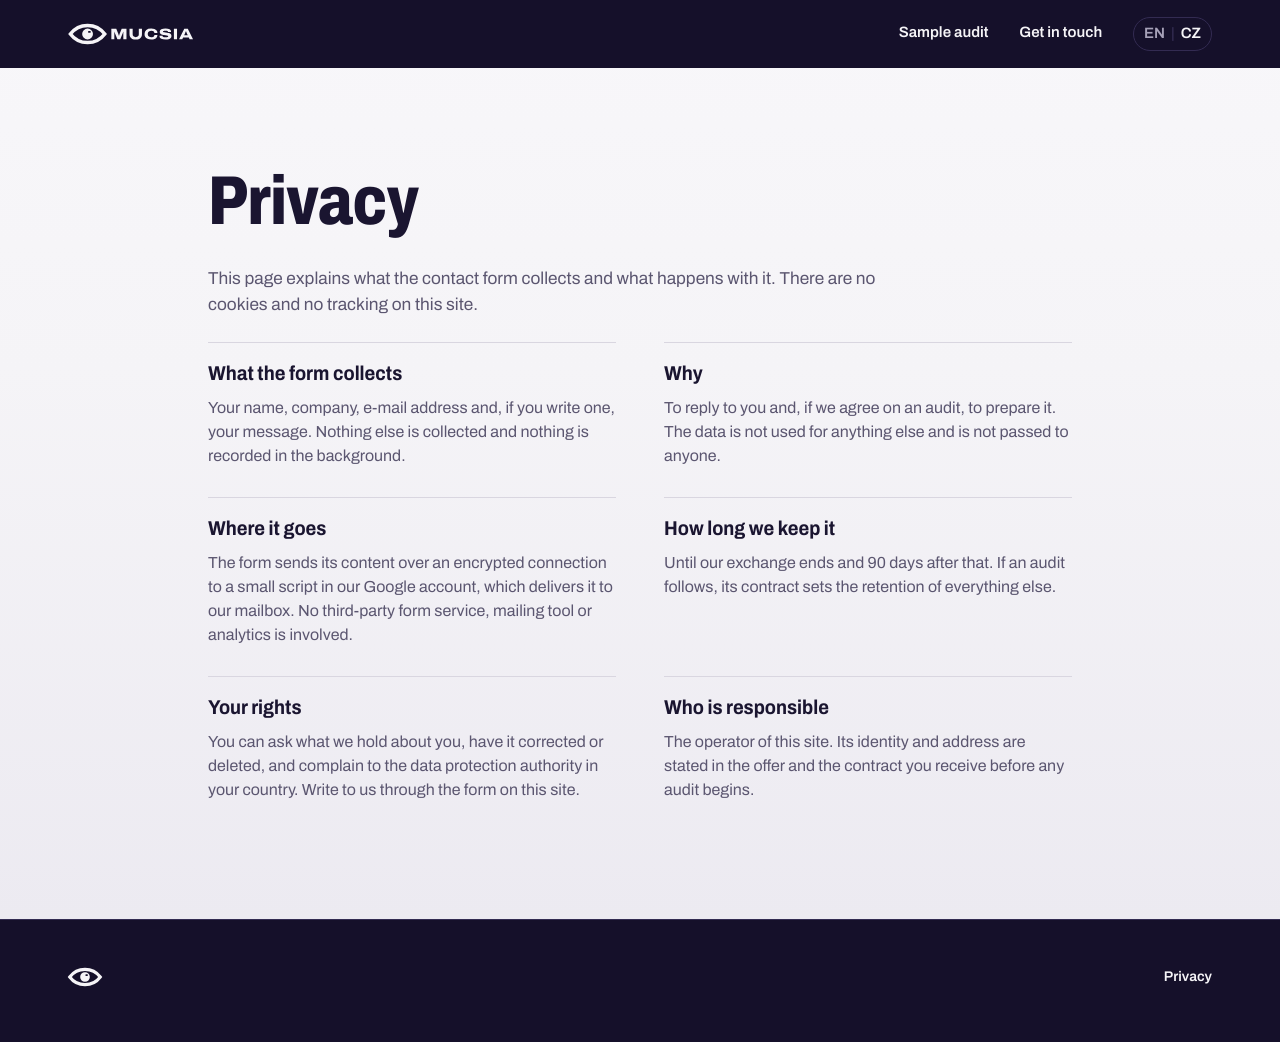
<file: privacy/index.html>
<!doctype html>
<html lang="en" data-lang="en">
<head>
<meta charset="utf-8">
<meta name="viewport" content="width=device-width, initial-scale=1">
<title>Privacy, MUCSIA</title>
<meta name="description" content="What the contact form collects and what happens with it.">
<meta name="theme-color" content="#15102A">
<meta name="referrer" content="no-referrer">
<link rel="canonical" href="https://mucsia.github.io/privacy/">
<link rel="alternate" hreflang="en" href="https://mucsia.github.io/privacy/">
<link rel="alternate" hreflang="cs" href="https://mucsia.github.io/cs/zasady/">
<link rel="alternate" hreflang="x-default" href="https://mucsia.github.io/privacy/">
<link rel="icon" href="../static/img/mucsia-ikona.svg" type="image/svg+xml">
<link rel="preload" href="../static/fonts/Archivo-w800-s80.woff2" as="font" type="font/woff2" crossorigin>
<link rel="preload" href="../static/fonts/Archivo-w400-s100.woff2" as="font" type="font/woff2" crossorigin>
<script>document.documentElement.classList.add("js")</script>
<link rel="stylesheet" href="../static/site.css?v=125f412758">
<meta property="og:site_name" content="MUCSIA">
<meta property="og:title" content="Privacy, MUCSIA">
<meta property="og:description" content="What the contact form collects and what happens with it.">
<meta property="og:type" content="website">
<meta property="og:url" content="https://mucsia.github.io/privacy/">
<meta property="og:image" content="https://mucsia.github.io/static/img/og-en.png">
<meta property="og:image:width" content="1200">
<meta property="og:image:height" content="630">
<meta property="og:image:alt" content="We find everything that could hurt a company.">
<meta name="twitter:card" content="summary_large_image">
<meta property="og:locale" content="en_GB">
<script type="application/ld+json">{"@context":"https://schema.org","@type":"WebSite","name":"MUCSIA","url":"https://mucsia.github.io/","description":"We find everything that could hurt a company. We map what anyone can dig up about it and what could be used against it, publicly or as leverage.","inLanguage":["en","cs"]}</script>
</head>
<body class="page-privacy" data-endpoint="https://script.google.com/macros/s/AKfycbyC8S4bYu0YB3Ecd74lqtt_q8-rhhxGx1HkHZWHa4JRrvprUl0z4QMQmnPhELnK0CI1/exec">
<a class="skip" href="#main">Skip to content</a>
<header class="hdr" id="hdr">
  <div class="hdr-in">
    <a class="brand" href="../" aria-label="MUCSIA"><svg xmlns="http://www.w3.org/2000/svg" viewBox="-154.35 -1118.87 8083.50 1551.73"><defs></defs><g transform="translate(-123.48 -1577.8) scale(20.58)"><path d="M6 60 A67.5 67.5 0 0 1 114 60 A67.5 67.5 0 0 1 6 60 Z" fill="none" stroke="#F5F4F7" stroke-width="11" stroke-linejoin="miter"/><path d="M43 60 A17 17 0 1 0 77 60 A17 17 0 1 0 43 60 Z M62.7 50.2 H68.9 A0.8 0.8 0 0 1 69.7 51 V55.4 A0.8 0.8 0 0 1 68.9 56.2 H62.7 A0.8 0.8 0 0 1 61.9 55.4 V51 A0.8 0.8 0 0 1 62.7 50.2 Z" fill="#F5F4F7" fill-rule="evenodd"/></g><path d="M84.50048828125 0.0V-687.54345703125H403.10595703125L520.97705078125 -389.4326171875Q528.5205078125 -370.71533203125 538.118408203125 -342.7587890625Q547.71630859375 -314.80224609375 557.4990234375 -285.47607421875Q567.28173828125 -256.14990234375 574.564453125 -233.41064453125H581.564453125Q588.390625 -254.23681640625 597.945068359375 -282.06298828125Q607.49951171875 -309.88916015625 617.597412109375 -338.617431640625Q627.6953125 -367.345703125 635.6953125 -388.51953125L753.56640625 -687.54345703125H1063.36767578125V0.0H859.7392578125V-354.78515625Q859.7392578125 -376.1328125 860.2392578125 -402.02392578125Q860.7392578125 -427.9150390625 861.7392578125 -453.034423828125Q862.7392578125 -478.15380859375 863.19580078125 -496.41455078125H855.19580078125Q849.10888671875 -477.06689453125 840.293701171875 -450.904052734375Q831.478515625 -424.7412109375 822.663330078125 -399.121826171875Q813.84814453125 -373.50244140625 806.3046875 -354.78515625L662.23779296875 0.0H475.65234375L331.12890625 -354.78515625Q321.0419921875 -381.306640625 311.455078125 -408.2412109375Q301.8681640625 -435.17578125 294.552978515625 -458.47998046875Q287.23779296875 -481.7841796875 282.23779296875 -496.41455078125H274.23779296875Q275.23779296875 -482.24072265625 275.73779296875 -458.9365234375Q276.23779296875 -435.63232421875 276.73779296875 -408.69775390625Q277.23779296875 -381.76318359375 277.23779296875 -354.78515625V0.0Z M1661.9560546875 12.0Q1525.89111328125 12.0 1436.771728515625 -27.728271484375Q1347.65234375 -67.45654296875 1303.706787109375 -142.5869140625Q1259.76123046875 -217.71728515625 1259.76123046875 -323.6953125V-687.54345703125H1463.3896484375V-332.869140625Q1463.3896484375 -240.93408203125 1515.28125 -190.19482421875Q1567.1728515625 -139.45556640625 1661.9560546875 -139.45556640625Q1757.28271484375 -139.45556640625 1809.17431640625 -190.19482421875Q1861.06591796875 -240.93408203125 1861.06591796875 -332.869140625V-687.54345703125H2064.6943359375V-323.6953125Q2064.6943359375 -217.71728515625 2020.748779296875 -142.5869140625Q1976.80322265625 -67.45654296875 1887.640380859375 -27.728271484375Q1798.4775390625 12.0 1661.9560546875 12.0Z M2663.45654296875 12.0Q2519.02197265625 12.0 2422.84814453125 -28.5Q2326.67431640625 -69.0 2278.859130859375 -148.228271484375Q2231.0439453125 -227.45654296875 2231.0439453125 -344.0Q2231.0439453125 -514.54345703125 2341.76123046875 -607.04345703125Q2452.478515625 -699.54345703125 2664.0869140625 -699.54345703125Q2782.2607421875 -699.54345703125 2872.119384765625 -664.097900390625Q2961.97802734375 -628.65234375 3012.56494140625 -564.206787109375Q3063.15185546875 -499.76123046875 3063.15185546875 -412.3046875H2864.697265625Q2864.697265625 -454.6962890625 2839.1318359375 -485.207275390625Q2813.56640625 -515.71826171875 2767.80517578125 -532.1748046875Q2722.0439453125 -548.63134765625 2660.54345703125 -548.63134765625Q2589.23876953125 -548.63134765625 2539.9775390625 -524.489990234375Q2490.71630859375 -500.3486328125 2465.509521484375 -457.23974609375Q2440.302734375 -414.130859375 2440.302734375 -357.0V-332.0Q2440.302734375 -275.49951171875 2465.509521484375 -231.890625Q2490.71630859375 -188.28173828125 2539.390625 -163.596923828125Q2588.06494140625 -138.912109375 2658.28271484375 -138.912109375Q2724.41357421875 -138.912109375 2771.76171875 -154.596923828125Q2819.10986328125 -170.28173828125 2844.71875 -200.249267578125Q2870.32763671875 -230.216796875 2870.32763671875 -272.15185546875H3063.6083984375Q3063.6083984375 -187.23876953125 3014.880126953125 -123.06494140625Q2966.15185546875 -58.89111328125 2876.521484375 -23.445556640625Q2786.89111328125 12.0 2663.45654296875 12.0Z M3599.564453125 12.0Q3515.58642578125 12.0 3442.6953125 1.95654296875Q3369.80419921875 -8.0869140625 3315.0 -33.13037109375Q3260.19580078125 -58.173828125 3229.250244140625 -102.989013671875Q3198.3046875 -147.80419921875 3198.3046875 -216.80419921875Q3198.3046875 -218.80419921875 3198.3046875 -222.075927734375Q3198.3046875 -225.34765625 3199.3046875 -228.4345703125H3398.75927734375Q3397.75927734375 -224.4345703125 3397.531005859375 -220.021484375Q3397.302734375 -215.6083984375 3397.302734375 -210.7822265625Q3397.302734375 -180.32568359375 3420.49853515625 -162.727783203125Q3443.6943359375 -145.1298828125 3486.0859375 -138.031982421875Q3528.4775390625 -130.93408203125 3584.6083984375 -130.93408203125Q3608.173828125 -130.93408203125 3632.78271484375 -132.34716796875Q3657.3916015625 -133.76025390625 3680.315673828125 -137.401611328125Q3703.23974609375 -141.04296875 3721.47900390625 -147.869140625Q3739.71826171875 -154.6953125 3750.587890625 -165.47802734375Q3761.45751953125 -176.2607421875 3761.45751953125 -191.54345703125Q3761.45751953125 -213.19580078125 3738.5009765625 -225.706787109375Q3715.54443359375 -238.2177734375 3676.359619140625 -245.772216796875Q3637.1748046875 -253.32666015625 3588.533447265625 -259.23974609375Q3539.89208984375 -265.15283203125 3487.750732421875 -273.381103515625Q3435.609375 -281.609375 3386.968017578125 -296.109375Q3338.32666015625 -310.609375 3299.141845703125 -334.6962890625Q3259.95703125 -358.783203125 3237.00048828125 -396.641845703125Q3214.0439453125 -434.50048828125 3214.0439453125 -489.130859375Q3214.0439453125 -543.65234375 3241.663330078125 -583.36962890625Q3269.28271484375 -623.0869140625 3319.173828125 -648.858642578125Q3369.06494140625 -674.63037109375 3437.010498046875 -687.0869140625Q3504.9560546875 -699.54345703125 3585.06494140625 -699.54345703125Q3666.71728515625 -699.54345703125 3733.162841796875 -686.902099609375Q3799.6083984375 -674.2607421875 3847.314697265625 -648.80419921875Q3895.02099609375 -623.34765625 3920.683837890625 -584.673828125Q3946.3466796875 -546.0 3946.3466796875 -493.93505859375V-480.10888671875H3748.89208984375V-488.2177734375Q3748.89208984375 -509.130859375 3730.8701171875 -525.315673828125Q3712.84814453125 -541.50048828125 3678.36962890625 -551.228759765625Q3643.89111328125 -560.95703125 3594.6083984375 -560.95703125Q3535.6513671875 -560.95703125 3497.71630859375 -553.58740234375Q3459.78125 -546.2177734375 3441.770263671875 -533.43505859375Q3423.75927734375 -520.65234375 3423.75927734375 -505.45654296875Q3423.75927734375 -485.173828125 3446.7158203125 -473.34765625Q3469.67236328125 -461.521484375 3508.857177734375 -454.65185546875Q3548.0419921875 -447.7822265625 3596.683349609375 -441.869140625Q3645.32470703125 -435.9560546875 3697.466064453125 -427.771240234375Q3749.607421875 -419.58642578125 3798.248779296875 -405.858154296875Q3846.89013671875 -392.1298828125 3886.074951171875 -368.358154296875Q3925.259765625 -344.58642578125 3948.21630859375 -308.271240234375Q3971.1728515625 -271.9560546875 3971.1728515625 -218.869140625Q3971.1728515625 -136.15185546875 3923.270751953125 -85.206298828125Q3875.36865234375 -34.2607421875 3791.466552734375 -11.13037109375Q3707.564453125 12.0 3599.564453125 12.0Z M4129.50048828125 0.0V-687.54345703125H4333.12890625V0.0Z M4463.3046875 0.0 4801.32666015625 -687.54345703125H5027.67236328125L5365.6943359375 0.0H5145.435546875L5093.478515625 -110.1748046875H4724.5205078125L4673.10693359375 0.0ZM4792.67236328125 -259.2607421875H5025.32666015625L4962.71728515625 -399.0009765625Q4958.80419921875 -408.37060546875 4951.749755859375 -425.52294921875Q4944.6953125 -442.67529296875 4937.097412109375 -462.186279296875Q4929.49951171875 -481.697265625 4923.08642578125 -498.468994140625Q4916.67333984375 -515.24072265625 4913.49951171875 -523.3056640625H4906.04296875Q4898.67333984375 -504.93603515625 4889.075439453125 -481.10986328125Q4879.4775390625 -457.28369140625 4870.60791015625 -434.9140625Q4861.73828125 -412.54443359375 4855.28173828125 -398.54443359375Z" transform="translate(2563.46 0)" fill="#F5F4F7"/></svg></a>
    <nav class="nav" aria-label="Main">
      <a href="../sample/">Sample audit</a>
      <a class="nav-cta" href="../contact/">Get in touch</a>
      <a class="lang" href="../cs/zasady/" hreflang="cs" lang="cs" aria-label="Čeština"><span class="cur">EN</span><span class="sep" aria-hidden="true">|</span><span>CZ</span></a>
    </nav>
  </div>
</header>
<main id="main">
<section class="paper doc">
  <div class="doc-in">
    <h1 class="h-xl">Privacy</h1>
    <p class="lead">This page explains what the contact form collects and what happens with it. There are no cookies and no tracking on this site.</p>
    <div class="doc-grid">
      <section class="doc-sec">
        <h2>What the form collects</h2>
        <p>Your name, company, e-mail address and, if you write one, your message. Nothing else is collected and nothing is recorded in the background.</p>
      </section>
      <section class="doc-sec">
        <h2>Why</h2>
        <p>To reply to you and, if we agree on an audit, to prepare it. The data is not used for anything else and is not passed to anyone.</p>
      </section>
      <section class="doc-sec">
        <h2>Where it goes</h2>
        <p>The form sends its content over an encrypted connection to a small script in our Google account, which delivers it to our mailbox. No third-party form service, mailing tool or analytics is involved.</p>
      </section>
      <section class="doc-sec">
        <h2>How long we keep it</h2>
        <p>Until our exchange ends and 90 days after that. If an audit follows, its contract sets the retention of everything else.</p>
      </section>
      <section class="doc-sec">
        <h2>Your rights</h2>
        <p>You can ask what we hold about you, have it corrected or deleted, and complain to the data protection authority in your country. Write to us through the form on this site.</p>
      </section>
      <section class="doc-sec">
        <h2>Who is responsible</h2>
        <p>The operator of this site. Its identity and address are stated in the offer and the contract you receive before any audit begins.</p>
      </section>
    </div>
  </div>
</section>
</main>
<footer class="ftr">
  <div class="ftr-in">
    <div class="ftr-mark"><svg xmlns="http://www.w3.org/2000/svg" viewBox="0 0 120 120"><defs></defs><path d="M6 60 A67.5 67.5 0 0 1 114 60 A67.5 67.5 0 0 1 6 60 Z" fill="none" stroke="#F5F4F7" stroke-width="11" stroke-linejoin="miter"/><path d="M43 60 A17 17 0 1 0 77 60 A17 17 0 1 0 43 60 Z M62.7 50.2 H68.9 A0.8 0.8 0 0 1 69.7 51 V55.4 A0.8 0.8 0 0 1 68.9 56.2 H62.7 A0.8 0.8 0 0 1 61.9 55.4 V51 A0.8 0.8 0 0 1 62.7 50.2 Z" fill="#F5F4F7" fill-rule="evenodd"/></svg></div>
    <nav class="ftr-nav" aria-label="Footer">
      <a href="../privacy/">Privacy</a>
    </nav>
  </div>
</footer>
<script src="../static/site.js?v=1ad4d0d55c" defer></script>
</body>
</html>
</file>
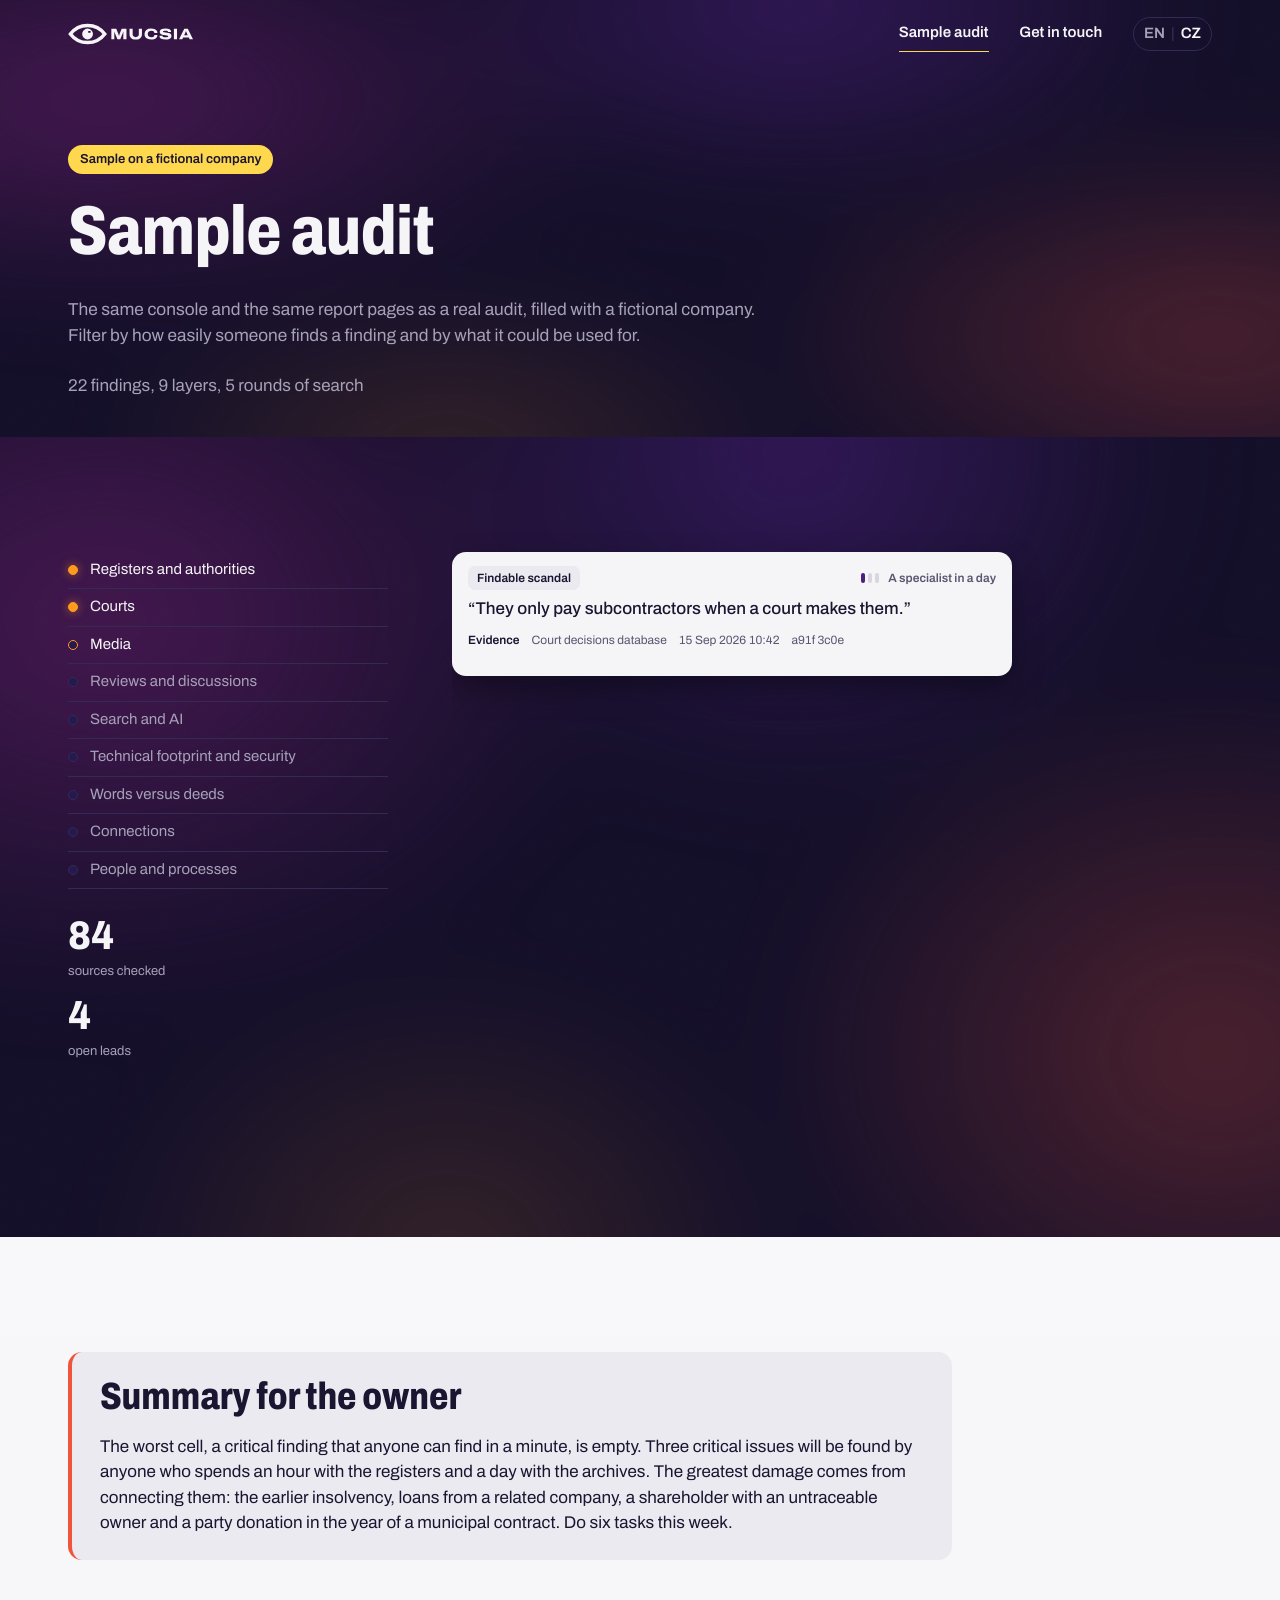
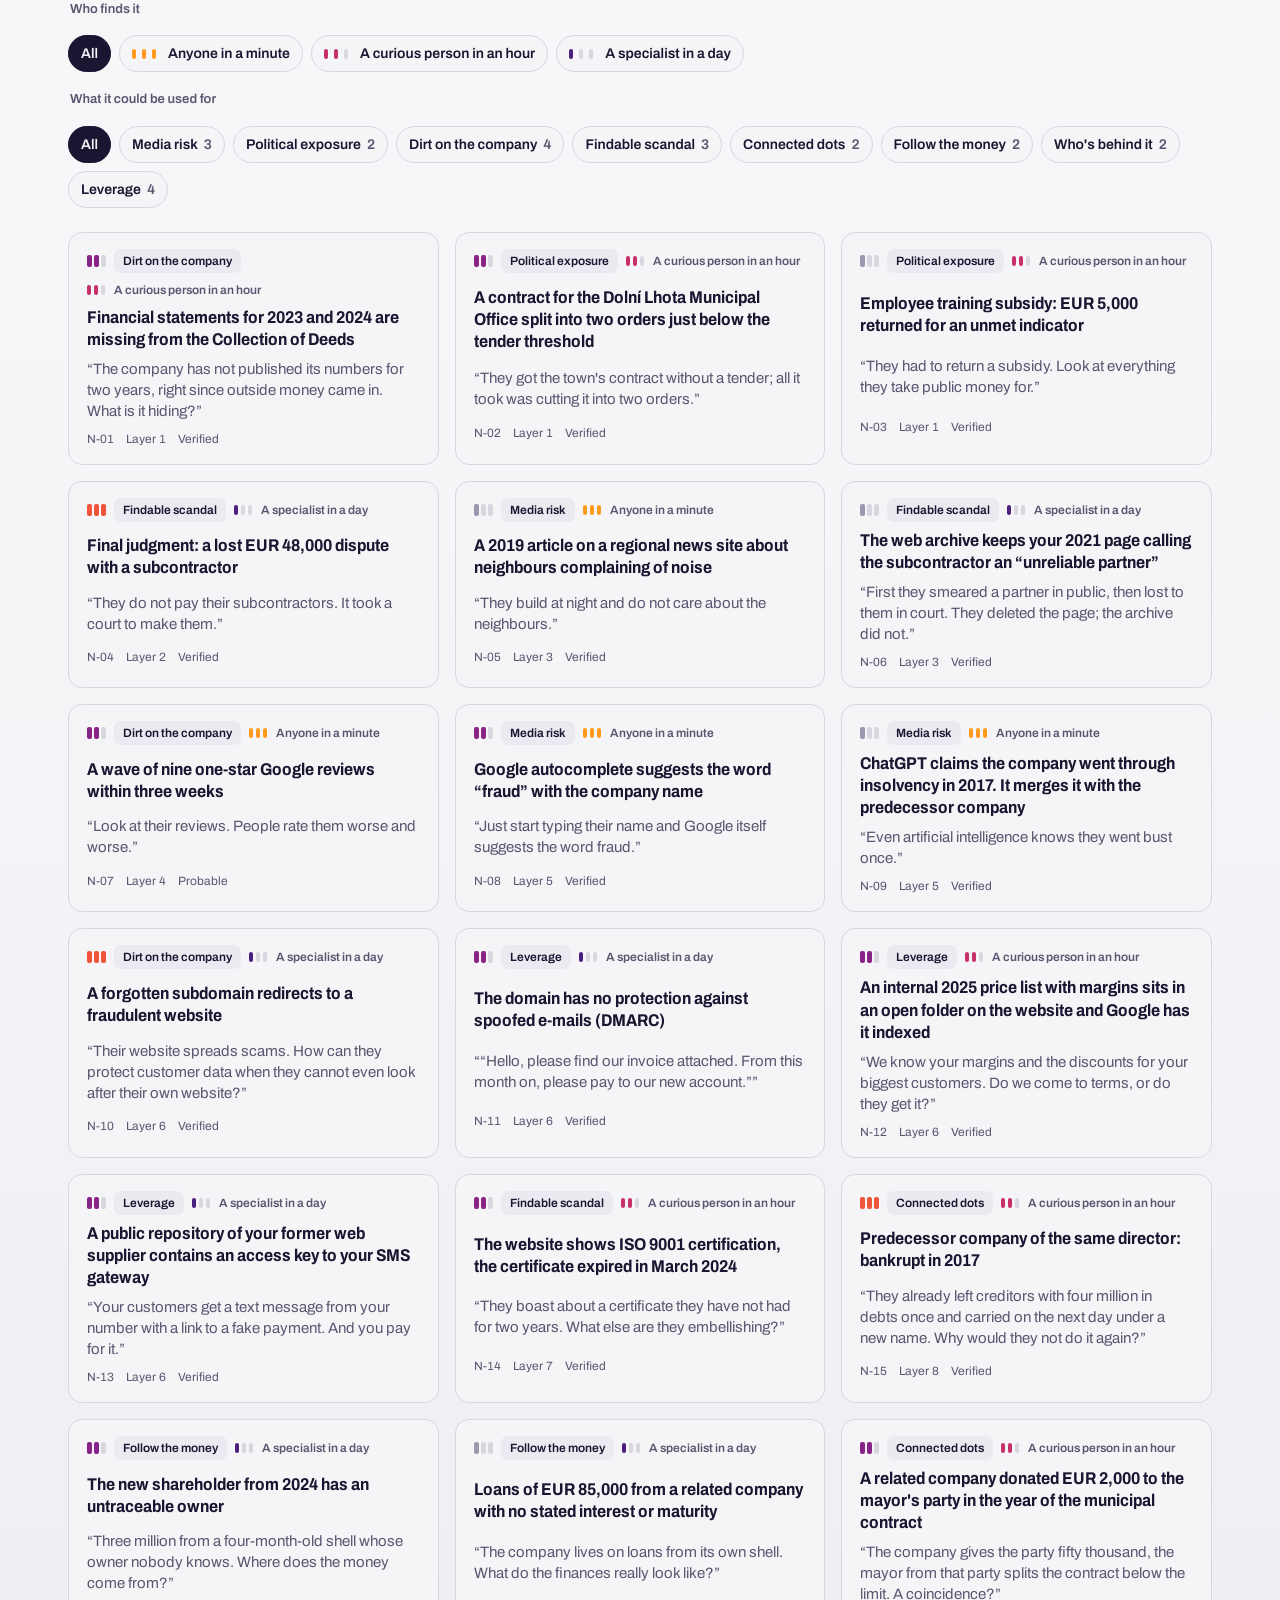
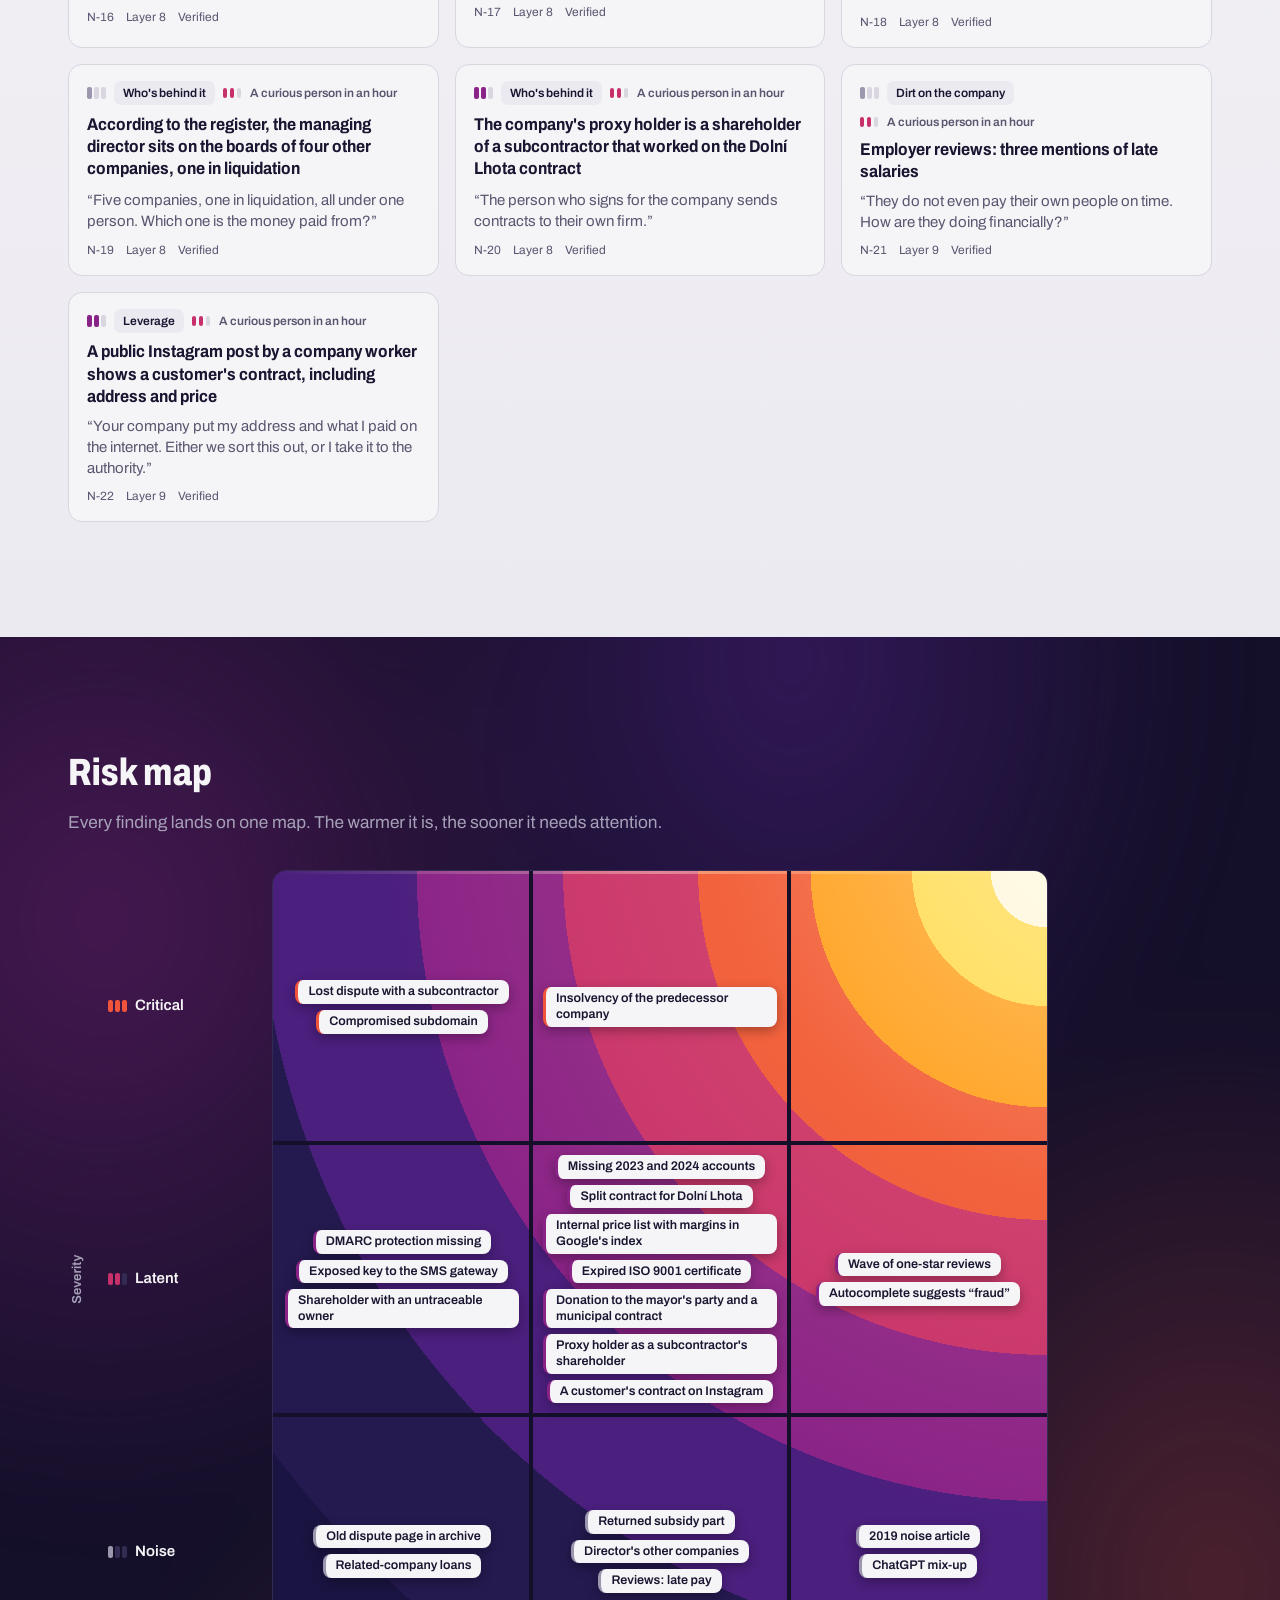
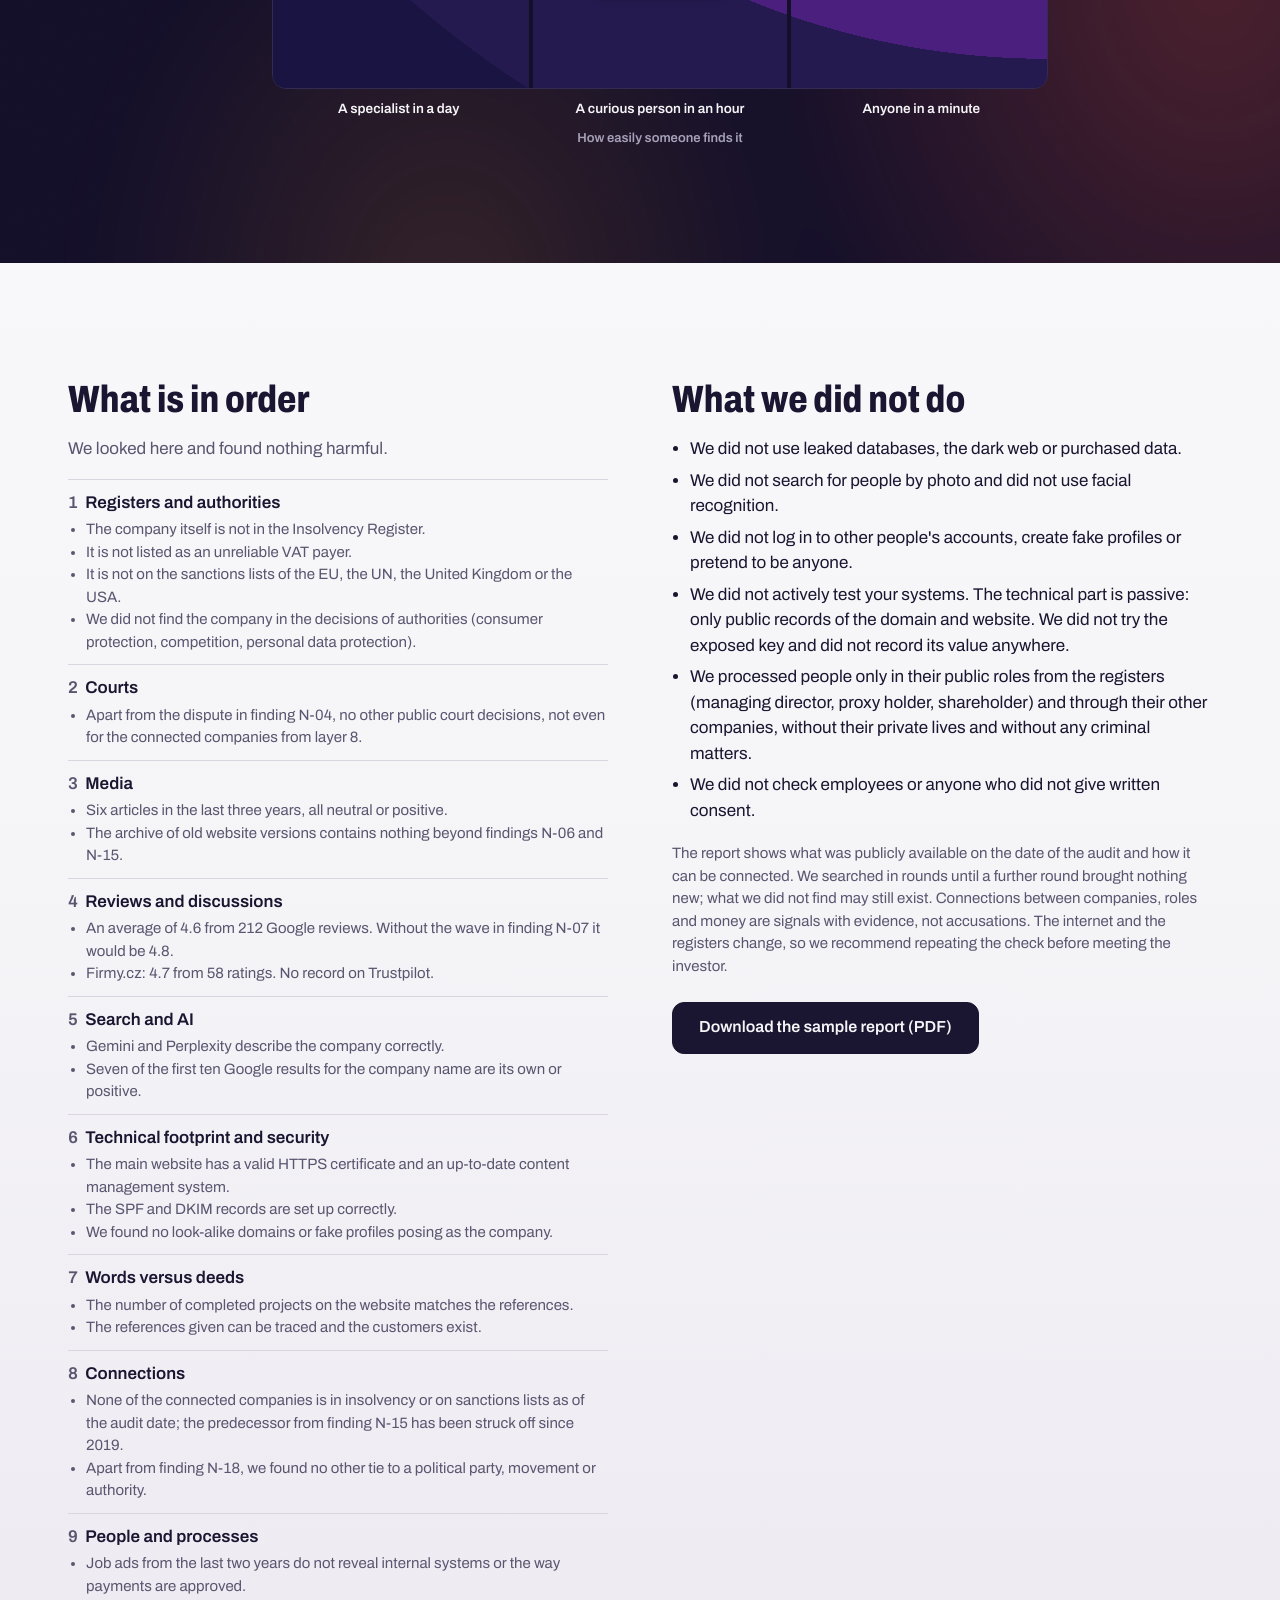
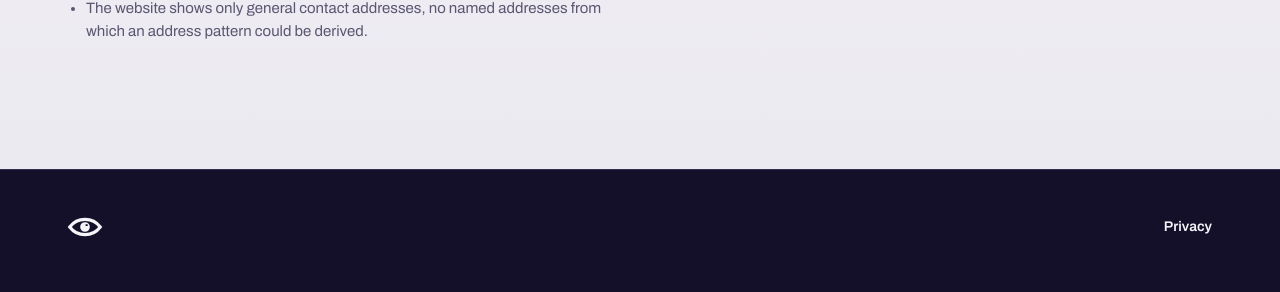
<file: sample/index.html>
<!doctype html>
<html lang="en" data-lang="en">
<head>
<meta charset="utf-8">
<meta name="viewport" content="width=device-width, initial-scale=1">
<title>Sample audit, MUCSIA</title>
<meta name="description" content="A sample MUCSIA audit on a fictional company: findings, evidence, findability and the risk map.">
<meta name="theme-color" content="#15102A">
<meta name="referrer" content="no-referrer">
<link rel="canonical" href="https://mucsia.github.io/sample/">
<link rel="alternate" hreflang="en" href="https://mucsia.github.io/sample/">
<link rel="alternate" hreflang="cs" href="https://mucsia.github.io/cs/ukazka/">
<link rel="alternate" hreflang="x-default" href="https://mucsia.github.io/sample/">
<link rel="icon" href="../static/img/mucsia-ikona.svg" type="image/svg+xml">
<link rel="preload" href="../static/fonts/Archivo-w800-s80.woff2" as="font" type="font/woff2" crossorigin>
<link rel="preload" href="../static/fonts/Archivo-w400-s100.woff2" as="font" type="font/woff2" crossorigin>
<script>document.documentElement.classList.add("js")</script>
<link rel="stylesheet" href="../static/site.css?v=125f412758">
<meta property="og:site_name" content="MUCSIA">
<meta property="og:title" content="Sample audit, MUCSIA">
<meta property="og:description" content="A sample MUCSIA audit on a fictional company: findings, evidence, findability and the risk map.">
<meta property="og:type" content="website">
<meta property="og:url" content="https://mucsia.github.io/sample/">
<meta property="og:image" content="https://mucsia.github.io/static/img/og-en.png">
<meta property="og:image:width" content="1200">
<meta property="og:image:height" content="630">
<meta property="og:image:alt" content="We find everything that could hurt a company.">
<meta name="twitter:card" content="summary_large_image">
<meta property="og:locale" content="en_GB">
<script type="application/ld+json">{"@context":"https://schema.org","@type":"WebSite","name":"MUCSIA","url":"https://mucsia.github.io/","description":"We find everything that could hurt a company. We map what anyone can dig up about it and what could be used against it, publicly or as leverage.","inLanguage":["en","cs"]}</script>
</head>
<body class="page-sample" data-endpoint="https://script.google.com/macros/s/AKfycbyC8S4bYu0YB3Ecd74lqtt_q8-rhhxGx1HkHZWHa4JRrvprUl0z4QMQmnPhELnK0CI1/exec">
<a class="skip" href="#main">Skip to content</a>
<header class="hdr" id="hdr">
  <div class="hdr-in">
    <a class="brand" href="../" aria-label="MUCSIA"><svg xmlns="http://www.w3.org/2000/svg" viewBox="-154.35 -1118.87 8083.50 1551.73"><defs></defs><g transform="translate(-123.48 -1577.8) scale(20.58)"><path d="M6 60 A67.5 67.5 0 0 1 114 60 A67.5 67.5 0 0 1 6 60 Z" fill="none" stroke="#F5F4F7" stroke-width="11" stroke-linejoin="miter"/><path d="M43 60 A17 17 0 1 0 77 60 A17 17 0 1 0 43 60 Z M62.7 50.2 H68.9 A0.8 0.8 0 0 1 69.7 51 V55.4 A0.8 0.8 0 0 1 68.9 56.2 H62.7 A0.8 0.8 0 0 1 61.9 55.4 V51 A0.8 0.8 0 0 1 62.7 50.2 Z" fill="#F5F4F7" fill-rule="evenodd"/></g><path d="M84.50048828125 0.0V-687.54345703125H403.10595703125L520.97705078125 -389.4326171875Q528.5205078125 -370.71533203125 538.118408203125 -342.7587890625Q547.71630859375 -314.80224609375 557.4990234375 -285.47607421875Q567.28173828125 -256.14990234375 574.564453125 -233.41064453125H581.564453125Q588.390625 -254.23681640625 597.945068359375 -282.06298828125Q607.49951171875 -309.88916015625 617.597412109375 -338.617431640625Q627.6953125 -367.345703125 635.6953125 -388.51953125L753.56640625 -687.54345703125H1063.36767578125V0.0H859.7392578125V-354.78515625Q859.7392578125 -376.1328125 860.2392578125 -402.02392578125Q860.7392578125 -427.9150390625 861.7392578125 -453.034423828125Q862.7392578125 -478.15380859375 863.19580078125 -496.41455078125H855.19580078125Q849.10888671875 -477.06689453125 840.293701171875 -450.904052734375Q831.478515625 -424.7412109375 822.663330078125 -399.121826171875Q813.84814453125 -373.50244140625 806.3046875 -354.78515625L662.23779296875 0.0H475.65234375L331.12890625 -354.78515625Q321.0419921875 -381.306640625 311.455078125 -408.2412109375Q301.8681640625 -435.17578125 294.552978515625 -458.47998046875Q287.23779296875 -481.7841796875 282.23779296875 -496.41455078125H274.23779296875Q275.23779296875 -482.24072265625 275.73779296875 -458.9365234375Q276.23779296875 -435.63232421875 276.73779296875 -408.69775390625Q277.23779296875 -381.76318359375 277.23779296875 -354.78515625V0.0Z M1661.9560546875 12.0Q1525.89111328125 12.0 1436.771728515625 -27.728271484375Q1347.65234375 -67.45654296875 1303.706787109375 -142.5869140625Q1259.76123046875 -217.71728515625 1259.76123046875 -323.6953125V-687.54345703125H1463.3896484375V-332.869140625Q1463.3896484375 -240.93408203125 1515.28125 -190.19482421875Q1567.1728515625 -139.45556640625 1661.9560546875 -139.45556640625Q1757.28271484375 -139.45556640625 1809.17431640625 -190.19482421875Q1861.06591796875 -240.93408203125 1861.06591796875 -332.869140625V-687.54345703125H2064.6943359375V-323.6953125Q2064.6943359375 -217.71728515625 2020.748779296875 -142.5869140625Q1976.80322265625 -67.45654296875 1887.640380859375 -27.728271484375Q1798.4775390625 12.0 1661.9560546875 12.0Z M2663.45654296875 12.0Q2519.02197265625 12.0 2422.84814453125 -28.5Q2326.67431640625 -69.0 2278.859130859375 -148.228271484375Q2231.0439453125 -227.45654296875 2231.0439453125 -344.0Q2231.0439453125 -514.54345703125 2341.76123046875 -607.04345703125Q2452.478515625 -699.54345703125 2664.0869140625 -699.54345703125Q2782.2607421875 -699.54345703125 2872.119384765625 -664.097900390625Q2961.97802734375 -628.65234375 3012.56494140625 -564.206787109375Q3063.15185546875 -499.76123046875 3063.15185546875 -412.3046875H2864.697265625Q2864.697265625 -454.6962890625 2839.1318359375 -485.207275390625Q2813.56640625 -515.71826171875 2767.80517578125 -532.1748046875Q2722.0439453125 -548.63134765625 2660.54345703125 -548.63134765625Q2589.23876953125 -548.63134765625 2539.9775390625 -524.489990234375Q2490.71630859375 -500.3486328125 2465.509521484375 -457.23974609375Q2440.302734375 -414.130859375 2440.302734375 -357.0V-332.0Q2440.302734375 -275.49951171875 2465.509521484375 -231.890625Q2490.71630859375 -188.28173828125 2539.390625 -163.596923828125Q2588.06494140625 -138.912109375 2658.28271484375 -138.912109375Q2724.41357421875 -138.912109375 2771.76171875 -154.596923828125Q2819.10986328125 -170.28173828125 2844.71875 -200.249267578125Q2870.32763671875 -230.216796875 2870.32763671875 -272.15185546875H3063.6083984375Q3063.6083984375 -187.23876953125 3014.880126953125 -123.06494140625Q2966.15185546875 -58.89111328125 2876.521484375 -23.445556640625Q2786.89111328125 12.0 2663.45654296875 12.0Z M3599.564453125 12.0Q3515.58642578125 12.0 3442.6953125 1.95654296875Q3369.80419921875 -8.0869140625 3315.0 -33.13037109375Q3260.19580078125 -58.173828125 3229.250244140625 -102.989013671875Q3198.3046875 -147.80419921875 3198.3046875 -216.80419921875Q3198.3046875 -218.80419921875 3198.3046875 -222.075927734375Q3198.3046875 -225.34765625 3199.3046875 -228.4345703125H3398.75927734375Q3397.75927734375 -224.4345703125 3397.531005859375 -220.021484375Q3397.302734375 -215.6083984375 3397.302734375 -210.7822265625Q3397.302734375 -180.32568359375 3420.49853515625 -162.727783203125Q3443.6943359375 -145.1298828125 3486.0859375 -138.031982421875Q3528.4775390625 -130.93408203125 3584.6083984375 -130.93408203125Q3608.173828125 -130.93408203125 3632.78271484375 -132.34716796875Q3657.3916015625 -133.76025390625 3680.315673828125 -137.401611328125Q3703.23974609375 -141.04296875 3721.47900390625 -147.869140625Q3739.71826171875 -154.6953125 3750.587890625 -165.47802734375Q3761.45751953125 -176.2607421875 3761.45751953125 -191.54345703125Q3761.45751953125 -213.19580078125 3738.5009765625 -225.706787109375Q3715.54443359375 -238.2177734375 3676.359619140625 -245.772216796875Q3637.1748046875 -253.32666015625 3588.533447265625 -259.23974609375Q3539.89208984375 -265.15283203125 3487.750732421875 -273.381103515625Q3435.609375 -281.609375 3386.968017578125 -296.109375Q3338.32666015625 -310.609375 3299.141845703125 -334.6962890625Q3259.95703125 -358.783203125 3237.00048828125 -396.641845703125Q3214.0439453125 -434.50048828125 3214.0439453125 -489.130859375Q3214.0439453125 -543.65234375 3241.663330078125 -583.36962890625Q3269.28271484375 -623.0869140625 3319.173828125 -648.858642578125Q3369.06494140625 -674.63037109375 3437.010498046875 -687.0869140625Q3504.9560546875 -699.54345703125 3585.06494140625 -699.54345703125Q3666.71728515625 -699.54345703125 3733.162841796875 -686.902099609375Q3799.6083984375 -674.2607421875 3847.314697265625 -648.80419921875Q3895.02099609375 -623.34765625 3920.683837890625 -584.673828125Q3946.3466796875 -546.0 3946.3466796875 -493.93505859375V-480.10888671875H3748.89208984375V-488.2177734375Q3748.89208984375 -509.130859375 3730.8701171875 -525.315673828125Q3712.84814453125 -541.50048828125 3678.36962890625 -551.228759765625Q3643.89111328125 -560.95703125 3594.6083984375 -560.95703125Q3535.6513671875 -560.95703125 3497.71630859375 -553.58740234375Q3459.78125 -546.2177734375 3441.770263671875 -533.43505859375Q3423.75927734375 -520.65234375 3423.75927734375 -505.45654296875Q3423.75927734375 -485.173828125 3446.7158203125 -473.34765625Q3469.67236328125 -461.521484375 3508.857177734375 -454.65185546875Q3548.0419921875 -447.7822265625 3596.683349609375 -441.869140625Q3645.32470703125 -435.9560546875 3697.466064453125 -427.771240234375Q3749.607421875 -419.58642578125 3798.248779296875 -405.858154296875Q3846.89013671875 -392.1298828125 3886.074951171875 -368.358154296875Q3925.259765625 -344.58642578125 3948.21630859375 -308.271240234375Q3971.1728515625 -271.9560546875 3971.1728515625 -218.869140625Q3971.1728515625 -136.15185546875 3923.270751953125 -85.206298828125Q3875.36865234375 -34.2607421875 3791.466552734375 -11.13037109375Q3707.564453125 12.0 3599.564453125 12.0Z M4129.50048828125 0.0V-687.54345703125H4333.12890625V0.0Z M4463.3046875 0.0 4801.32666015625 -687.54345703125H5027.67236328125L5365.6943359375 0.0H5145.435546875L5093.478515625 -110.1748046875H4724.5205078125L4673.10693359375 0.0ZM4792.67236328125 -259.2607421875H5025.32666015625L4962.71728515625 -399.0009765625Q4958.80419921875 -408.37060546875 4951.749755859375 -425.52294921875Q4944.6953125 -442.67529296875 4937.097412109375 -462.186279296875Q4929.49951171875 -481.697265625 4923.08642578125 -498.468994140625Q4916.67333984375 -515.24072265625 4913.49951171875 -523.3056640625H4906.04296875Q4898.67333984375 -504.93603515625 4889.075439453125 -481.10986328125Q4879.4775390625 -457.28369140625 4870.60791015625 -434.9140625Q4861.73828125 -412.54443359375 4855.28173828125 -398.54443359375Z" transform="translate(2563.46 0)" fill="#F5F4F7"/></svg></a>
    <nav class="nav" aria-label="Main">
      <a href="../sample/" aria-current="page">Sample audit</a>
      <a class="nav-cta" href="../contact/">Get in touch</a>
      <a class="lang" href="../cs/ukazka/" hreflang="cs" lang="cs" aria-label="Čeština"><span class="cur">EN</span><span class="sep" aria-hidden="true">|</span><span>CZ</span></a>
    </nav>
  </div>
</header>
<main id="main">
<section class="dark sec-sample-head">
  <div class="grain"></div>
  <div class="sec-in">
    <p class="badge">Sample on a fictional company</p>
    <h1 class="h-xl">Sample audit</h1>
    <p class="lead">The same console and the same report pages as a real audit, filled with a fictional company. Filter by how easily someone finds a finding and by what it could be used for.</p>
    <p class="sample-meta tnum">22 findings, 9 layers, 5 rounds of search</p>
  </div>
</section>

<section class="dark sec-console">
  <div class="grain"></div>
  <div class="sec-in">
<div class="con" data-console data-mode="auto">
  <div class="con-left">
    <ol class="con-layers" aria-label="The audit runs until nothing new comes up">
<li><i></i><span>Registers and authorities</span></li>
<li><i></i><span>Courts</span></li>
<li><i></i><span>Media</span></li>
<li><i></i><span>Reviews and discussions</span></li>
<li><i></i><span>Search and AI</span></li>
<li><i></i><span>Technical footprint and security</span></li>
<li><i></i><span>Words versus deeds</span></li>
<li><i></i><span>Connections</span></li>
<li><i></i><span>People and processes</span></li>
    </ol>
    <div class="con-counters">
      <div class="cnt"><b class="tnum" data-cnt="sources">0</b><span>sources checked</span></div>
      <div class="cnt"><b class="tnum" data-cnt="leads">0</b><span>open leads</span></div>
    </div>
  </div>
  <div class="con-right">
    <div class="con-stage" data-stage>
      <article class="fc" data-card="0" data-cat="scandal">
        <header><span class="fc-cat">Findable scandal</span><span class="fc-find f-day"><i></i><i></i><i></i>A specialist in a day</span></header>
        <p class="fc-attack">They only pay subcontractors when a court makes them.</p>
        <footer class="fc-ev"><span class="fc-evl">Evidence</span><span>Court decisions database</span><span class="tnum">15 Sep 2026 10:42</span><span class="fc-hash tnum">a91f 3c0e</span></footer>
      </article>
      <article class="fc" data-card="1" data-cat="media">
        <header><span class="fc-cat">Media risk</span><span class="fc-find f-minute"><i></i><i></i><i></i>Anyone in a minute</span></header>
        <p class="fc-attack">Even Google thinks the company is a fraud.</p>
        <footer class="fc-ev"><span class="fc-evl">Evidence</span><span>Autocomplete, first page</span><span class="tnum">15 Sep 2026 11:05</span><span class="fc-hash tnum">7d2b e410</span></footer>
      </article>
      <article class="fc" data-card="2" data-cat="money">
        <header><span class="fc-cat">Follow the money</span><span class="fc-find f-hour"><i></i><i></i><i></i>A curious person in an hour</span></header>
        <p class="fc-attack">Their investor was founded two months before it invested.</p>
        <footer class="fc-ev"><span class="fc-evl">Evidence</span><span>Public register, capital history</span><span class="tnum">16 Sep 2026 09:17</span><span class="fc-hash tnum">c3e8 5f71</span></footer>
      </article>
      <article class="fc" data-card="3" data-cat="leverage">
        <header><span class="fc-cat">Leverage</span><span class="fc-find f-day"><i></i><i></i><i></i>A specialist in a day</span></header>
        <p class="fc-attack">Their whole price list is one search away.</p>
        <footer class="fc-ev"><span class="fc-evl">Evidence</span><span>Search index, exposed file</span><span class="tnum">16 Sep 2026 14:29</span><span class="fc-hash tnum">e51a 9b06</span></footer>
      </article>
      <article class="fc" data-card="4" data-cat="political">
        <header><span class="fc-cat">Political exposure</span><span class="fc-find f-hour"><i></i><i></i><i></i>A curious person in an hour</span></header>
        <p class="fc-attack">The council member who voted on the contract runs a company with their director.</p>
        <footer class="fc-ev"><span class="fc-evl">Evidence</span><span>Council minutes, public register</span><span class="tnum">17 Sep 2026 08:51</span><span class="fc-hash tnum">48fd 12c7</span></footer>
      </article>
      <article class="fc" data-card="5" data-cat="people">
        <header><span class="fc-cat">Who&#39;s behind it</span><span class="fc-find f-hour"><i></i><i></i><i></i>A curious person in an hour</span></header>
        <p class="fc-attack">The same people were behind a company that went into liquidation.</p>
        <footer class="fc-ev"><span class="fc-evl">Evidence</span><span>Public register, roles</span><span class="tnum">17 Sep 2026 15:36</span><span class="fc-hash tnum">0b7e d3a2</span></footer>
      </article>
      <article class="fc fc-struck" data-card="s" data-cat="dirt">
        <header><span class="fc-cat">Dirt on the company</span><span class="fc-find f-hour"><i></i><i></i><i></i>A curious person in an hour</span></header>
        <p class="fc-attack">The company owes wages to former staff.</p>
        <p class="fc-reason">Namesake, different company ID</p>
        <footer class="fc-ev"><span class="fc-evl">Evidence</span><span>Employer reviews</span><span class="tnum">16 Sep 2026 12:02</span><span class="fc-hash tnum">51c0 77e9</span></footer>
      </article>
    </div>
    <div class="con-report" data-report aria-hidden="true">
      <div class="rep-cover">
        <div class="rep-mark"><svg xmlns="http://www.w3.org/2000/svg" viewBox="0 0 120 120"><defs><radialGradient id="mrg" cx="50%" cy="50%" r="50%"><stop offset="0.0" stop-color="#FFF7DA"/><stop offset="0.34" stop-color="#FFF7DA"/><stop offset="0.34" stop-color="#FFD84D"/><stop offset="0.58" stop-color="#FFD84D"/><stop offset="0.58" stop-color="#FF9A1F"/><stop offset="0.8" stop-color="#FF9A1F"/><stop offset="0.8" stop-color="#F0543A"/><stop offset="1.0" stop-color="#F0543A"/></radialGradient></defs><path d="M6 60 A67.5 67.5 0 0 1 114 60 A67.5 67.5 0 0 1 6 60 Z" fill="none" stroke="#F5F4F7" stroke-width="11" stroke-linejoin="miter"/><path d="M43 60 A17 17 0 1 0 77 60 A17 17 0 1 0 43 60 Z M62.7 50.2 H68.9 A0.8 0.8 0 0 1 69.7 51 V55.4 A0.8 0.8 0 0 1 68.9 56.2 H62.7 A0.8 0.8 0 0 1 61.9 55.4 V51 A0.8 0.8 0 0 1 62.7 50.2 Z" fill="url(#mrg)" fill-rule="evenodd"/></svg></div>
        <div class="rep-txt"><b>Report</b><span>Confidential</span></div>
      </div>
      <div class="rep-stack"><i style="--k:0;z-index:20"></i><i style="--k:1;z-index:19"></i><i style="--k:2;z-index:18"></i><i style="--k:3;z-index:17"></i><i style="--k:4;z-index:16"></i><i style="--k:5;z-index:15"></i><i style="--k:6;z-index:14"></i></div>
    </div>
  </div>
</div>  </div>
</section>

<section class="paper sec-findings" id="findings">
  <div class="sec-in">
    <div class="verdict-box">
      <h2 class="h-m">Summary for the owner</h2>
      <p>The worst cell, a critical finding that anyone can find in a minute, is empty. Three critical issues will be found by anyone who spends an hour with the registers and a day with the archives. The greatest damage comes from connecting them: the earlier insolvency, loans from a related company, a shareholder with an untraceable owner and a party donation in the year of a municipal contract. Do six tasks this week.</p>
    </div>
    <div class="filters" data-filters>
      <fieldset class="fset"><legend>Who finds it</legend>
        <label class="chip"><input type="radio" name="find" value="" checked><span>All</span></label>
<label class="chip"><input type="radio" name="find" value="minute"><span class="fc-find f-minute"><i></i><i></i><i></i>Anyone in a minute</span></label>
<label class="chip"><input type="radio" name="find" value="hour"><span class="fc-find f-hour"><i></i><i></i><i></i>A curious person in an hour</span></label>
<label class="chip"><input type="radio" name="find" value="day"><span class="fc-find f-day"><i></i><i></i><i></i>A specialist in a day</span></label>
      </fieldset>
      <fieldset class="fset"><legend>What it could be used for</legend>
        <label class="chip"><input type="radio" name="cat" value="" checked><span>All</span></label>
<label class="chip"><input type="radio" name="cat" value="media"><span>Media risk <b class="tnum">3</b></span></label>
<label class="chip"><input type="radio" name="cat" value="political"><span>Political exposure <b class="tnum">2</b></span></label>
<label class="chip"><input type="radio" name="cat" value="dirt"><span>Dirt on the company <b class="tnum">4</b></span></label>
<label class="chip"><input type="radio" name="cat" value="scandal"><span>Findable scandal <b class="tnum">3</b></span></label>
<label class="chip"><input type="radio" name="cat" value="dots"><span>Connected dots <b class="tnum">2</b></span></label>
<label class="chip"><input type="radio" name="cat" value="money"><span>Follow the money <b class="tnum">2</b></span></label>
<label class="chip"><input type="radio" name="cat" value="people"><span>Who&#39;s behind it <b class="tnum">2</b></span></label>
<label class="chip"><input type="radio" name="cat" value="leverage"><span>Leverage <b class="tnum">4</b></span></label>
      </fieldset>
    </div>
    <p class="filters-empty" data-empty hidden>No finding matches this filter.</p>
    <div class="fgrid" data-fgrid>
      <button type="button" class="fcard" data-find="hour" data-cat="dirt" data-sev="latent" data-open="N-01">
        <span class="fcard-top"><span class="sev s-latent" title="Latent"><i></i><i></i><i></i></span><span class="fc-cat">Dirt on the company</span><span class="fc-find f-hour"><i></i><i></i><i></i>A curious person in an hour</span></span>
        <span class="fcard-title">Financial statements for 2023 and 2024 are missing from the Collection of Deeds</span>
        <span class="fcard-attack">The company has not published its numbers for two years, right since outside money came in. What is it hiding?</span>
        <span class="fcard-meta"><span>N-01</span><span>Layer 1</span><span>Verified</span></span>
      </button>
      <button type="button" class="fcard" data-find="hour" data-cat="political" data-sev="latent" data-open="N-02">
        <span class="fcard-top"><span class="sev s-latent" title="Latent"><i></i><i></i><i></i></span><span class="fc-cat">Political exposure</span><span class="fc-find f-hour"><i></i><i></i><i></i>A curious person in an hour</span></span>
        <span class="fcard-title">A contract for the Dolní Lhota Municipal Office split into two orders just below the tender threshold</span>
        <span class="fcard-attack">They got the town&#39;s contract without a tender; all it took was cutting it into two orders.</span>
        <span class="fcard-meta"><span>N-02</span><span>Layer 1</span><span>Verified</span></span>
      </button>
      <button type="button" class="fcard" data-find="hour" data-cat="political" data-sev="noise" data-open="N-03">
        <span class="fcard-top"><span class="sev s-noise" title="Noise"><i></i><i></i><i></i></span><span class="fc-cat">Political exposure</span><span class="fc-find f-hour"><i></i><i></i><i></i>A curious person in an hour</span></span>
        <span class="fcard-title">Employee training subsidy: EUR 5,000 returned for an unmet indicator</span>
        <span class="fcard-attack">They had to return a subsidy. Look at everything they take public money for.</span>
        <span class="fcard-meta"><span>N-03</span><span>Layer 1</span><span>Verified</span></span>
      </button>
      <button type="button" class="fcard" data-find="day" data-cat="scandal" data-sev="critical" data-open="N-04">
        <span class="fcard-top"><span class="sev s-critical" title="Critical"><i></i><i></i><i></i></span><span class="fc-cat">Findable scandal</span><span class="fc-find f-day"><i></i><i></i><i></i>A specialist in a day</span></span>
        <span class="fcard-title">Final judgment: a lost EUR 48,000 dispute with a subcontractor</span>
        <span class="fcard-attack">They do not pay their subcontractors. It took a court to make them.</span>
        <span class="fcard-meta"><span>N-04</span><span>Layer 2</span><span>Verified</span></span>
      </button>
      <button type="button" class="fcard" data-find="minute" data-cat="media" data-sev="noise" data-open="N-05">
        <span class="fcard-top"><span class="sev s-noise" title="Noise"><i></i><i></i><i></i></span><span class="fc-cat">Media risk</span><span class="fc-find f-minute"><i></i><i></i><i></i>Anyone in a minute</span></span>
        <span class="fcard-title">A 2019 article on a regional news site about neighbours complaining of noise</span>
        <span class="fcard-attack">They build at night and do not care about the neighbours.</span>
        <span class="fcard-meta"><span>N-05</span><span>Layer 3</span><span>Verified</span></span>
      </button>
      <button type="button" class="fcard" data-find="day" data-cat="scandal" data-sev="noise" data-open="N-06">
        <span class="fcard-top"><span class="sev s-noise" title="Noise"><i></i><i></i><i></i></span><span class="fc-cat">Findable scandal</span><span class="fc-find f-day"><i></i><i></i><i></i>A specialist in a day</span></span>
        <span class="fcard-title">The web archive keeps your 2021 page calling the subcontractor an “unreliable partner”</span>
        <span class="fcard-attack">First they smeared a partner in public, then lost to them in court. They deleted the page; the archive did not.</span>
        <span class="fcard-meta"><span>N-06</span><span>Layer 3</span><span>Verified</span></span>
      </button>
      <button type="button" class="fcard" data-find="minute" data-cat="dirt" data-sev="latent" data-open="N-07">
        <span class="fcard-top"><span class="sev s-latent" title="Latent"><i></i><i></i><i></i></span><span class="fc-cat">Dirt on the company</span><span class="fc-find f-minute"><i></i><i></i><i></i>Anyone in a minute</span></span>
        <span class="fcard-title">A wave of nine one-star Google reviews within three weeks</span>
        <span class="fcard-attack">Look at their reviews. People rate them worse and worse.</span>
        <span class="fcard-meta"><span>N-07</span><span>Layer 4</span><span>Probable</span></span>
      </button>
      <button type="button" class="fcard" data-find="minute" data-cat="media" data-sev="latent" data-open="N-08">
        <span class="fcard-top"><span class="sev s-latent" title="Latent"><i></i><i></i><i></i></span><span class="fc-cat">Media risk</span><span class="fc-find f-minute"><i></i><i></i><i></i>Anyone in a minute</span></span>
        <span class="fcard-title">Google autocomplete suggests the word “fraud” with the company name</span>
        <span class="fcard-attack">Just start typing their name and Google itself suggests the word fraud.</span>
        <span class="fcard-meta"><span>N-08</span><span>Layer 5</span><span>Verified</span></span>
      </button>
      <button type="button" class="fcard" data-find="minute" data-cat="media" data-sev="noise" data-open="N-09">
        <span class="fcard-top"><span class="sev s-noise" title="Noise"><i></i><i></i><i></i></span><span class="fc-cat">Media risk</span><span class="fc-find f-minute"><i></i><i></i><i></i>Anyone in a minute</span></span>
        <span class="fcard-title">ChatGPT claims the company went through insolvency in 2017. It merges it with the predecessor company</span>
        <span class="fcard-attack">Even artificial intelligence knows they went bust once.</span>
        <span class="fcard-meta"><span>N-09</span><span>Layer 5</span><span>Verified</span></span>
      </button>
      <button type="button" class="fcard" data-find="day" data-cat="dirt" data-sev="critical" data-open="N-10">
        <span class="fcard-top"><span class="sev s-critical" title="Critical"><i></i><i></i><i></i></span><span class="fc-cat">Dirt on the company</span><span class="fc-find f-day"><i></i><i></i><i></i>A specialist in a day</span></span>
        <span class="fcard-title">A forgotten subdomain redirects to a fraudulent website</span>
        <span class="fcard-attack">Their website spreads scams. How can they protect customer data when they cannot even look after their own website?</span>
        <span class="fcard-meta"><span>N-10</span><span>Layer 6</span><span>Verified</span></span>
      </button>
      <button type="button" class="fcard" data-find="day" data-cat="leverage" data-sev="latent" data-open="N-11">
        <span class="fcard-top"><span class="sev s-latent" title="Latent"><i></i><i></i><i></i></span><span class="fc-cat">Leverage</span><span class="fc-find f-day"><i></i><i></i><i></i>A specialist in a day</span></span>
        <span class="fcard-title">The domain has no protection against spoofed e-mails (DMARC)</span>
        <span class="fcard-attack">“Hello, please find our invoice attached. From this month on, please pay to our new account.”</span>
        <span class="fcard-meta"><span>N-11</span><span>Layer 6</span><span>Verified</span></span>
      </button>
      <button type="button" class="fcard" data-find="hour" data-cat="leverage" data-sev="latent" data-open="N-12">
        <span class="fcard-top"><span class="sev s-latent" title="Latent"><i></i><i></i><i></i></span><span class="fc-cat">Leverage</span><span class="fc-find f-hour"><i></i><i></i><i></i>A curious person in an hour</span></span>
        <span class="fcard-title">An internal 2025 price list with margins sits in an open folder on the website and Google has it indexed</span>
        <span class="fcard-attack">We know your margins and the discounts for your biggest customers. Do we come to terms, or do they get it?</span>
        <span class="fcard-meta"><span>N-12</span><span>Layer 6</span><span>Verified</span></span>
      </button>
      <button type="button" class="fcard" data-find="day" data-cat="leverage" data-sev="latent" data-open="N-13">
        <span class="fcard-top"><span class="sev s-latent" title="Latent"><i></i><i></i><i></i></span><span class="fc-cat">Leverage</span><span class="fc-find f-day"><i></i><i></i><i></i>A specialist in a day</span></span>
        <span class="fcard-title">A public repository of your former web supplier contains an access key to your SMS gateway</span>
        <span class="fcard-attack">Your customers get a text message from your number with a link to a fake payment. And you pay for it.</span>
        <span class="fcard-meta"><span>N-13</span><span>Layer 6</span><span>Verified</span></span>
      </button>
      <button type="button" class="fcard" data-find="hour" data-cat="scandal" data-sev="latent" data-open="N-14">
        <span class="fcard-top"><span class="sev s-latent" title="Latent"><i></i><i></i><i></i></span><span class="fc-cat">Findable scandal</span><span class="fc-find f-hour"><i></i><i></i><i></i>A curious person in an hour</span></span>
        <span class="fcard-title">The website shows ISO 9001 certification, the certificate expired in March 2024</span>
        <span class="fcard-attack">They boast about a certificate they have not had for two years. What else are they embellishing?</span>
        <span class="fcard-meta"><span>N-14</span><span>Layer 7</span><span>Verified</span></span>
      </button>
      <button type="button" class="fcard" data-find="hour" data-cat="dots" data-sev="critical" data-open="N-15">
        <span class="fcard-top"><span class="sev s-critical" title="Critical"><i></i><i></i><i></i></span><span class="fc-cat">Connected dots</span><span class="fc-find f-hour"><i></i><i></i><i></i>A curious person in an hour</span></span>
        <span class="fcard-title">Predecessor company of the same director: bankrupt in 2017</span>
        <span class="fcard-attack">They already left creditors with four million in debts once and carried on the next day under a new name. Why would they not do it again?</span>
        <span class="fcard-meta"><span>N-15</span><span>Layer 8</span><span>Verified</span></span>
      </button>
      <button type="button" class="fcard" data-find="day" data-cat="money" data-sev="latent" data-open="N-16">
        <span class="fcard-top"><span class="sev s-latent" title="Latent"><i></i><i></i><i></i></span><span class="fc-cat">Follow the money</span><span class="fc-find f-day"><i></i><i></i><i></i>A specialist in a day</span></span>
        <span class="fcard-title">The new shareholder from 2024 has an untraceable owner</span>
        <span class="fcard-attack">Three million from a four-month-old shell whose owner nobody knows. Where does the money come from?</span>
        <span class="fcard-meta"><span>N-16</span><span>Layer 8</span><span>Verified</span></span>
      </button>
      <button type="button" class="fcard" data-find="day" data-cat="money" data-sev="noise" data-open="N-17">
        <span class="fcard-top"><span class="sev s-noise" title="Noise"><i></i><i></i><i></i></span><span class="fc-cat">Follow the money</span><span class="fc-find f-day"><i></i><i></i><i></i>A specialist in a day</span></span>
        <span class="fcard-title">Loans of EUR 85,000 from a related company with no stated interest or maturity</span>
        <span class="fcard-attack">The company lives on loans from its own shell. What do the finances really look like?</span>
        <span class="fcard-meta"><span>N-17</span><span>Layer 8</span><span>Verified</span></span>
      </button>
      <button type="button" class="fcard" data-find="hour" data-cat="dots" data-sev="latent" data-open="N-18">
        <span class="fcard-top"><span class="sev s-latent" title="Latent"><i></i><i></i><i></i></span><span class="fc-cat">Connected dots</span><span class="fc-find f-hour"><i></i><i></i><i></i>A curious person in an hour</span></span>
        <span class="fcard-title">A related company donated EUR 2,000 to the mayor&#39;s party in the year of the municipal contract</span>
        <span class="fcard-attack">The company gives the party fifty thousand, the mayor from that party splits the contract below the limit. A coincidence?</span>
        <span class="fcard-meta"><span>N-18</span><span>Layer 8</span><span>Verified</span></span>
      </button>
      <button type="button" class="fcard" data-find="hour" data-cat="people" data-sev="noise" data-open="N-19">
        <span class="fcard-top"><span class="sev s-noise" title="Noise"><i></i><i></i><i></i></span><span class="fc-cat">Who&#39;s behind it</span><span class="fc-find f-hour"><i></i><i></i><i></i>A curious person in an hour</span></span>
        <span class="fcard-title">According to the register, the managing director sits on the boards of four other companies, one in liquidation</span>
        <span class="fcard-attack">Five companies, one in liquidation, all under one person. Which one is the money paid from?</span>
        <span class="fcard-meta"><span>N-19</span><span>Layer 8</span><span>Verified</span></span>
      </button>
      <button type="button" class="fcard" data-find="hour" data-cat="people" data-sev="latent" data-open="N-20">
        <span class="fcard-top"><span class="sev s-latent" title="Latent"><i></i><i></i><i></i></span><span class="fc-cat">Who&#39;s behind it</span><span class="fc-find f-hour"><i></i><i></i><i></i>A curious person in an hour</span></span>
        <span class="fcard-title">The company&#39;s proxy holder is a shareholder of a subcontractor that worked on the Dolní Lhota contract</span>
        <span class="fcard-attack">The person who signs for the company sends contracts to their own firm.</span>
        <span class="fcard-meta"><span>N-20</span><span>Layer 8</span><span>Verified</span></span>
      </button>
      <button type="button" class="fcard" data-find="hour" data-cat="dirt" data-sev="noise" data-open="N-21">
        <span class="fcard-top"><span class="sev s-noise" title="Noise"><i></i><i></i><i></i></span><span class="fc-cat">Dirt on the company</span><span class="fc-find f-hour"><i></i><i></i><i></i>A curious person in an hour</span></span>
        <span class="fcard-title">Employer reviews: three mentions of late salaries</span>
        <span class="fcard-attack">They do not even pay their own people on time. How are they doing financially?</span>
        <span class="fcard-meta"><span>N-21</span><span>Layer 9</span><span>Verified</span></span>
      </button>
      <button type="button" class="fcard" data-find="hour" data-cat="leverage" data-sev="latent" data-open="N-22">
        <span class="fcard-top"><span class="sev s-latent" title="Latent"><i></i><i></i><i></i></span><span class="fc-cat">Leverage</span><span class="fc-find f-hour"><i></i><i></i><i></i>A curious person in an hour</span></span>
        <span class="fcard-title">A public Instagram post by a company worker shows a customer&#39;s contract, including address and price</span>
        <span class="fcard-attack">Your company put my address and what I paid on the internet. Either we sort this out, or I take it to the authority.</span>
        <span class="fcard-meta"><span>N-22</span><span>Layer 9</span><span>Verified</span></span>
      </button>
    </div>
  </div>
</section>

<section class="dark sec-riskmap" id="riskmap" data-spread>
  <div class="grain"></div>
  <div class="sec-in">
    <h2 class="h-m">Risk map</h2>
    <p class="lead">Every finding lands on one map. The warmer it is, the sooner it needs attention.</p>
<div class="rm" data-riskmap>
  <div class="rm-y">Severity</div>
  <div class="rm-rows">
<div class="rm-rowlab"><span class="sev s-critical"><i></i><i></i><i></i></span>Critical</div>
<div class="rm-rowlab"><span class="sev s-latent"><i></i><i></i><i></i></span>Latent</div>
<div class="rm-rowlab"><span class="sev s-noise"><i></i><i></i><i></i></span>Noise</div>
  </div>
  <div class="rm-grid">
    <div class="rm-field" aria-hidden="true"></div>
    <i class="rm-gv g1"></i><i class="rm-gv g2"></i><i class="rm-gh g1"></i><i class="rm-gh g2"></i>
    <div class="rm-cell" style="grid-row:1;grid-column:1">
<span class="rm-tag s-critical" data-fid="N-04" style="--dx:-1;--dy:4">Lost dispute with a subcontractor</span><span class="rm-tag s-critical" data-fid="N-10" style="--dx:3;--dy:3">Compromised subdomain</span>    </div>
    <div class="rm-cell" style="grid-row:1;grid-column:2">
<span class="rm-tag s-critical" data-fid="N-15" style="--dx:-1;--dy:4">Insolvency of the predecessor company</span>    </div>
    <div class="rm-cell" style="grid-row:1;grid-column:3">
    </div>
    <div class="rm-cell" style="grid-row:2;grid-column:1">
<span class="rm-tag s-latent" data-fid="N-11" style="--dx:-1;--dy:4">DMARC protection missing</span><span class="rm-tag s-latent" data-fid="N-13" style="--dx:3;--dy:3">Exposed key to the SMS gateway</span><span class="rm-tag s-latent" data-fid="N-16" style="--dx:-4;--dy:2">Shareholder with an untraceable owner</span>    </div>
    <div class="rm-cell" style="grid-row:2;grid-column:2">
<span class="rm-tag s-latent" data-fid="N-01" style="--dx:-1;--dy:4">Missing 2023 and 2024 accounts</span><span class="rm-tag s-latent" data-fid="N-02" style="--dx:3;--dy:3">Split contract for Dolní Lhota</span><span class="rm-tag s-latent" data-fid="N-12" style="--dx:-4;--dy:2">Internal price list with margins in Google&#39;s index</span><span class="rm-tag s-latent" data-fid="N-14" style="--dx:0;--dy:1">Expired ISO 9001 certificate</span><span class="rm-tag s-latent" data-fid="N-18" style="--dx:4;--dy:0">Donation to the mayor&#39;s party and a municipal contract</span><span class="rm-tag s-latent" data-fid="N-20" style="--dx:-3;--dy:-1">Proxy holder as a subcontractor&#39;s shareholder</span><span class="rm-tag s-latent" data-fid="N-22" style="--dx:1;--dy:-2">A customer&#39;s contract on Instagram</span>    </div>
    <div class="rm-cell" style="grid-row:2;grid-column:3">
<span class="rm-tag s-latent" data-fid="N-07" style="--dx:-1;--dy:4">Wave of one-star reviews</span><span class="rm-tag s-latent" data-fid="N-08" style="--dx:3;--dy:3">Autocomplete suggests “fraud”</span>    </div>
    <div class="rm-cell" style="grid-row:3;grid-column:1">
<span class="rm-tag s-noise" data-fid="N-06" style="--dx:-1;--dy:4">Old dispute page in archive</span><span class="rm-tag s-noise" data-fid="N-17" style="--dx:3;--dy:3">Related-company loans</span>    </div>
    <div class="rm-cell" style="grid-row:3;grid-column:2">
<span class="rm-tag s-noise" data-fid="N-03" style="--dx:-1;--dy:4">Returned subsidy part</span><span class="rm-tag s-noise" data-fid="N-19" style="--dx:3;--dy:3">Director&#39;s other companies</span><span class="rm-tag s-noise" data-fid="N-21" style="--dx:-4;--dy:2">Reviews: late pay</span>    </div>
    <div class="rm-cell" style="grid-row:3;grid-column:3">
<span class="rm-tag s-noise" data-fid="N-05" style="--dx:-1;--dy:4">2019 noise article</span><span class="rm-tag s-noise" data-fid="N-09" style="--dx:3;--dy:3">ChatGPT mix-up</span>    </div>
  </div>
  <div class="rm-cols">
<div class="rm-collab">A specialist in a day</div>
<div class="rm-collab">A curious person in an hour</div>
<div class="rm-collab">Anyone in a minute</div>
  </div>
  <div class="rm-x">How easily someone finds it</div>
</div>  </div>
</section>

<section class="paper sec-panels">
  <div class="sec-in panels">
    <div class="panel">
      <h2 class="h-m">What is in order</h2>
      <p class="lead-s">We looked here and found nothing harmful.</p>
      <dl class="ok-list">
<div><dt><span class="tnum">1</span> Registers and authorities</dt><dd><ul><li>The company itself is not in the Insolvency Register.</li><li>It is not listed as an unreliable VAT payer.</li><li>It is not on the sanctions lists of the EU, the UN, the United Kingdom or the USA.</li><li>We did not find the company in the decisions of authorities (consumer protection, competition, personal data protection).</li></ul></dd></div>
<div><dt><span class="tnum">2</span> Courts</dt><dd><ul><li>Apart from the dispute in finding N-04, no other public court decisions, not even for the connected companies from layer 8.</li></ul></dd></div>
<div><dt><span class="tnum">3</span> Media</dt><dd><ul><li>Six articles in the last three years, all neutral or positive.</li><li>The archive of old website versions contains nothing beyond findings N-06 and N-15.</li></ul></dd></div>
<div><dt><span class="tnum">4</span> Reviews and discussions</dt><dd><ul><li>An average of 4.6 from 212 Google reviews. Without the wave in finding N-07 it would be 4.8.</li><li>Firmy.cz: 4.7 from 58 ratings. No record on Trustpilot.</li></ul></dd></div>
<div><dt><span class="tnum">5</span> Search and AI</dt><dd><ul><li>Gemini and Perplexity describe the company correctly.</li><li>Seven of the first ten Google results for the company name are its own or positive.</li></ul></dd></div>
<div><dt><span class="tnum">6</span> Technical footprint and security</dt><dd><ul><li>The main website has a valid HTTPS certificate and an up-to-date content management system.</li><li>The SPF and DKIM records are set up correctly.</li><li>We found no look-alike domains or fake profiles posing as the company.</li></ul></dd></div>
<div><dt><span class="tnum">7</span> Words versus deeds</dt><dd><ul><li>The number of completed projects on the website matches the references.</li><li>The references given can be traced and the customers exist.</li></ul></dd></div>
<div><dt><span class="tnum">8</span> Connections</dt><dd><ul><li>None of the connected companies is in insolvency or on sanctions lists as of the audit date; the predecessor from finding N-15 has been struck off since 2019.</li><li>Apart from finding N-18, we found no other tie to a political party, movement or authority.</li></ul></dd></div>
<div><dt><span class="tnum">9</span> People and processes</dt><dd><ul><li>Job ads from the last two years do not reveal internal systems or the way payments are approved.</li><li>The website shows only general contact addresses, no named addresses from which an address pattern could be derived.</li></ul></dd></div>
      </dl>
    </div>
    <div class="panel panel-2">
      <h2 class="h-m">What we did not do</h2>
      <ul class="not-list"><li>We did not use leaked databases, the dark web or purchased data.</li><li>We did not search for people by photo and did not use facial recognition.</li><li>We did not log in to other people&#39;s accounts, create fake profiles or pretend to be anyone.</li><li>We did not actively test your systems. The technical part is passive: only public records of the domain and website. We did not try the exposed key and did not record its value anywhere.</li><li>We processed people only in their public roles from the registers (managing director, proxy holder, shareholder) and through their other companies, without their private lives and without any criminal matters.</li><li>We did not check employees or anyone who did not give written consent.</li></ul>
      <p class="limits">The report shows what was publicly available on the date of the audit and how it can be connected. We searched in rounds until a further round brought nothing new; what we did not find may still exist. Connections between companies, roles and money are signals with evidence, not accusations. The internet and the registers change, so we recommend repeating the check before meeting the investor.</p>
      <a class="btn btn-dark" href="../files/MUCSIA_report_sample_EN.pdf" download>Download the sample report (PDF)</a>
    </div>
  </div>
</section>

<div hidden data-details>
  <template data-detail="N-01">
    <article class="det">
      <header class="det-head">
        <span class="fc-cat">Dirt on the company</span>
        <span class="sev s-latent"><i></i><i></i><i></i>Latent</span>
        <span class="fc-find f-hour"><i></i><i></i><i></i>A curious person in an hour</span>
        <span class="det-id tnum">N-01</span>
      </header>
      <h3>Financial statements for 2023 and 2024 are missing from the Collection of Deeds</h3>
      <dl class="det-grid">
        <div><dt>What we found</dt><dd>The last published financial statements are for 2022. The law requires publication within 12 months after the end of the accounting period, so two are missing. An investor opens the Collection of Deeds among the first things and, in connection with findings N-16 and N-17, will want to know why the numbers are hidden for exactly the years when a new shareholder came in and the loans arrived.</dd></div>
        <div><dt>Attack line</dt><dd class="attack">The company has not published its numbers for two years, right since outside money came in. What is it hiding?</dd></div>
<div><dt>Recommendation</dt><dd>File both statements in the Collection of Deeds and put them first in the investor&#39;s documentation, together with an overview of the contributions and loans from findings N-16 and N-17. <span class="dl dl-month"><i></i>This month</span></dd></div>        <div><dt>Certainty</dt><dd><span class="cert c-verified"></span>Verified</dd></div>
        <div><dt>Layer</dt><dd><span class="tnum">1</span> Registers and authorities</dd></div>
        <div class="wide"><dt>Evidence</dt><dd><ul class="ev-list"><li><span class="tnum">D-01</span> List of deeds: the latest statements are for 2022<br><span class="ev-src">Commercial Register, Collection of Deeds, or.justice.cz/ias/ui/vypis-sl-firma?subjektId=000000, captured 15 Sep 2026 10:12</span></li></ul></dd></div>
<div class="wide resp"><dt>Prepared response</dt><dd><p class="resp-q">When they ask: Why are two years of your financial statements missing from the Collection of Deeds?</p><p class="resp-a">It was an administrative error when we changed accounting firms in 2023. Both statements were properly prepared and we filed them on [filing date]. We are happy to present them with a commentary.</p></dd></div>      </dl>
    </article>
  </template>
  <template data-detail="N-02">
    <article class="det">
      <header class="det-head">
        <span class="fc-cat">Political exposure</span>
        <span class="sev s-latent"><i></i><i></i><i></i>Latent</span>
        <span class="fc-find f-hour"><i></i><i></i><i></i>A curious person in an hour</span>
        <span class="det-id tnum">N-02</span>
      </header>
      <h3>A contract for the Dolní Lhota Municipal Office split into two orders just below the tender threshold</h3>
      <dl class="det-grid">
        <div><dt>What we found</dt><dd>The Contract Register holds two 2024 orders from the Dolní Lhota Municipal Office for repairing the town hall roof: EUR 19,500 and EUR 19,000, signed three weeks apart, with the same subject. The town&#39;s internal directive, which is also public, requires inviting several bidders from EUR 20,000. Splitting is not illegal in itself, but it looks like getting around the rules, and together with finding N-18 it takes on a different dimension.</dd></div>
        <div><dt>Attack line</dt><dd class="attack">They got the town&#39;s contract without a tender; all it took was cutting it into two orders.</dd></div>
<div><dt>Recommendation</dt><dd>Prepare a documented explanation of why the repair was split (stages, emergency condition, change of scope) and have it ready for the investor too. In future, insist on one contract and a tender with public clients, even when the client does not require it. <span class="dl dl-month"><i></i>This month</span></dd></div>        <div><dt>Certainty</dt><dd><span class="cert c-verified"></span>Verified</dd></div>
        <div><dt>Layer</dt><dd><span class="tnum">1</span> Registers and authorities</dd></div>
        <div class="wide"><dt>Evidence</dt><dd><ul class="ev-list"><li><span class="tnum">D-02</span> Two municipal orders for the town hall roof repair (EUR 19,500 and 19,000)<br><span class="ev-src">Contract Register, smlouvy.gov.cz/smlouva/000000, captured 15 Sep 2026 11:05</span></li><li><span class="tnum">D-03</span> The town&#39;s directive on small-scale contracts, EUR 20,000 threshold<br><span class="ev-src">Website of the town of Dolní Lhota, dolni-lhota.example/urad/smernice, captured 15 Sep 2026 11:20</span></li></ul></dd></div>
<div class="wide resp"><dt>Prepared response</dt><dd><p class="resp-q">When they ask: The town of Dolní Lhota gave you the town hall repair without a tender, as two orders below the limit. Did you arrange it?</p><p class="resp-a">The town set the scope: the first order covered the emergency part of the roof, the second the rest after the covering was removed [fill in according to the facts]. Both prices match the [itemised budget], which we are happy to present. The client decides how it awards work; we submitted a bid at its invitation.</p></dd></div>      </dl>
    </article>
  </template>
  <template data-detail="N-03">
    <article class="det">
      <header class="det-head">
        <span class="fc-cat">Political exposure</span>
        <span class="sev s-noise"><i></i><i></i><i></i>Noise</span>
        <span class="fc-find f-hour"><i></i><i></i><i></i>A curious person in an hour</span>
        <span class="det-id tnum">N-03</span>
      </header>
      <h3>Employee training subsidy: EUR 5,000 returned for an unmet indicator</h3>
      <dl class="det-grid">
        <div><dt>What we found</dt><dd>The public subsidy register lists an employee training project from 2022 to 2023 worth EUR 44,000 with a record of EUR 5,000 returned because the company did not reach the number of trained persons. It is a routine correction, not a penalty for fraud, but without an explanation it looks like a problem with subsidies.</dd></div>
        <div><dt>Attack line</dt><dd class="attack">They had to return a subsidy. Look at everything they take public money for.</dd></div>
<div><dt>Recommendation</dt><dd>Keep a one-sentence explanation ready (two employees left during the project) and the proof of repayment. Do nothing else. <span class="dl dl-quarter"><i></i>This quarter</span></dd></div>        <div><dt>Certainty</dt><dd><span class="cert c-verified"></span>Verified</dd></div>
        <div><dt>Layer</dt><dd><span class="tnum">1</span> Registers and authorities</dd></div>
        <div class="wide"><dt>Evidence</dt><dd><ul class="ev-list"><li><span class="tnum">D-04</span> Record of the project and of the EUR 5,000 repayment<br><span class="ev-src">Public subsidy register (CEDR), cedr.mfcr.cz, captured 15 Sep 2026 12:02</span></li></ul></dd></div>
      </dl>
    </article>
  </template>
  <template data-detail="N-04">
    <article class="det">
      <header class="det-head">
        <span class="fc-cat">Findable scandal</span>
        <span class="sev s-critical"><i></i><i></i><i></i>Critical</span>
        <span class="fc-find f-day"><i></i><i></i><i></i>A specialist in a day</span>
        <span class="det-id tnum">N-04</span>
      </header>
      <h3>Final judgment: a lost EUR 48,000 dispute with a subcontractor</h3>
      <dl class="det-grid">
        <div><dt>What we found</dt><dd>In 2023 the regional court ruled with final effect that the company must pay Gama Roofing Supplies s.r.o. EUR 48,000 for completed work, plus interest. The judgment can be found publicly in the database of court decisions, and the web archive still holds your earlier public statement about it (finding N-06).</dd></div>
        <div><dt>Attack line</dt><dd class="attack">They do not pay their subcontractors. It took a court to make them.</dd></div>
<div><dt>Recommendation</dt><dd>Prepare a short, truthful explanation and proof of payment. For the investor, keep an overview of all disputes from the last five years with their outcome, including disputes of the connected companies from layer 8. <span class="dl dl-week"><i></i>This week</span></dd></div>        <div><dt>Certainty</dt><dd><span class="cert c-verified"></span>Verified</dd></div>
        <div><dt>Layer</dt><dd><span class="tnum">2</span> Courts</dd></div>
        <div class="wide"><dt>Evidence</dt><dd><ul class="ev-list"><li><span class="tnum">D-05</span> Judgment of the regional court, 2023<br><span class="ev-src">Database of court decisions, rozhodnuti.justice.cz/rozhodnuti/000000, captured 16 Sep 2026 09:05</span></li><li><span class="tnum">D-06</span> Status of proceedings and finality<br><span class="ev-src">InfoSoud, infosoud.justice.cz, captured 16 Sep 2026 09:22</span></li></ul></dd></div>
<div class="wide resp"><dt>Prepared response</dt><dd><p class="resp-q">When they ask: A court ordered you to pay a subcontractor 1.2 million. Do you not pay your partners?</p><p class="resp-a">It was a dispute over the quality of work on one project from 2021. The court decided differently than we expected. We respected the judgment and paid the full amount on [payment date]. We work with our other subcontractors long term and without disputes, and we are happy to provide references.</p></dd></div>      </dl>
    </article>
  </template>
  <template data-detail="N-05">
    <article class="det">
      <header class="det-head">
        <span class="fc-cat">Media risk</span>
        <span class="sev s-noise"><i></i><i></i><i></i>Noise</span>
        <span class="fc-find f-minute"><i></i><i></i><i></i>Anyone in a minute</span>
        <span class="det-id tnum">N-05</span>
      </header>
      <h3>A 2019 article on a regional news site about neighbours complaining of noise</h3>
      <dl class="det-grid">
        <div><dt>What we found</dt><dd>A short article about night work on a construction site in Horní Lhota. It is on the first page of Google for the company name, but it is old and the company was given space to respond.</dd></div>
        <div><dt>Attack line</dt><dd class="attack">They build at night and do not care about the neighbours.</dd></div>
<div><dt>Recommendation</dt><dd>New articles and references will push it down over time. Do nothing else. <span class="dl dl-quarter"><i></i>This quarter</span></dd></div>        <div><dt>Certainty</dt><dd><span class="cert c-verified"></span>Verified</dd></div>
        <div><dt>Layer</dt><dd><span class="tnum">3</span> Media</dd></div>
        <div class="wide"><dt>Evidence</dt><dd><ul class="ev-list"><li><span class="tnum">D-07</span> Article of 12 June 2019 about night work<br><span class="ev-src">Regional news website, zpravy-region.example/2019/06/hluk-na-stavbe, captured 16 Sep 2026 11:40</span></li></ul></dd></div>
      </dl>
    </article>
  </template>
  <template data-detail="N-06">
    <article class="det">
      <header class="det-head">
        <span class="fc-cat">Findable scandal</span>
        <span class="sev s-noise"><i></i><i></i><i></i>Noise</span>
        <span class="fc-find f-day"><i></i><i></i><i></i>A specialist in a day</span>
        <span class="det-id tnum">N-06</span>
      </header>
      <h3>The web archive keeps your 2021 page calling the subcontractor an “unreliable partner”</h3>
      <dl class="det-grid">
        <div><dt>What we found</dt><dd>The Wayback Machine holds a November 2021 version of your website with a News section in which the company describes the dispute with Gama Roofing Supplies s.r.o., calls it an “unreliable partner” and writes that “we will prevail in court”. You deleted the page in 2023 and lost the case (finding N-04). The archive keeps the text, and anyone can put it next to the judgment.</dd></div>
        <div><dt>Attack line</dt><dd class="attack">First they smeared a partner in public, then lost to them in court. They deleted the page; the archive did not.</dd></div>
<div><dt>Recommendation</dt><dd>Do not try to have the archive deleted; it responds slowly to removal requests and flags them. Keep the explanation ready together with the response to finding N-04 and do not write publicly about disputes in future. <span class="dl dl-quarter"><i></i>This quarter</span></dd></div>        <div><dt>Certainty</dt><dd><span class="cert c-verified"></span>Verified</dd></div>
        <div><dt>Layer</dt><dd><span class="tnum">3</span> Media</dd></div>
        <div class="wide"><dt>Evidence</dt><dd><ul class="ev-list"><li><span class="tnum">D-08</span> News page from November 2021 with the text about the dispute<br><span class="ev-src">Wayback Machine, web.archive.org/web/2021*/samplecompany.example/news, captured 16 Sep 2026 12:15</span></li></ul></dd></div>
      </dl>
    </article>
  </template>
  <template data-detail="N-07">
    <article class="det">
      <header class="det-head">
        <span class="fc-cat">Dirt on the company</span>
        <span class="sev s-latent"><i></i><i></i><i></i>Latent</span>
        <span class="fc-find f-minute"><i></i><i></i><i></i>Anyone in a minute</span>
        <span class="det-id tnum">N-07</span>
      </header>
      <h3>A wave of nine one-star Google reviews within three weeks</h3>
      <dl class="det-grid">
        <div><dt>What we found</dt><dd>In March 2025, nine one-star reviews appeared, six of them from accounts with no other activity and no text. The average dropped from 4.8 to 4.6. The pattern matches a targeted attack, but it cannot be proven.</dd></div>
        <div><dt>Attack line</dt><dd class="attack">Look at their reviews. People rate them worse and worse.</dd></div>
<div><dt>Recommendation</dt><dd>Report the suspicious reviews to Google as policy violations and reply to the genuine ones. Ask satisfied customers from the last year for a rating. <span class="dl dl-month"><i></i>This month</span></dd></div>        <div><dt>Certainty</dt><dd><span class="cert c-probable"></span>Probable</dd></div>
        <div><dt>Layer</dt><dd><span class="tnum">4</span> Reviews and discussions</dd></div>
        <div class="wide"><dt>Evidence</dt><dd><ul class="ev-list"><li><span class="tnum">D-09</span> Overview of reviews with dates<br><span class="ev-src">Google Maps, company profile, maps.google.com/?cid=000000, captured 17 Sep 2026 08:47</span></li><li><span class="tnum">D-10</span> Six reviewer profiles with no other activity<br><span class="ev-src">Google Maps, reviewer profiles, maps.google.com/contrib/000000, captured 17 Sep 2026 09:10</span></li></ul></dd></div>
<div class="wide resp"><dt>Prepared response</dt><dd><p class="resp-q">When they ask: Why have you had so many bad reviews recently?</p><p class="resp-a">Most of those ratings came within three weeks from accounts with no other activity, so we reported them to Google. We reply to every genuine experience by name. In the last year we completed [number] projects and verified customers rate us [rating] on average.</p></dd></div>      </dl>
    </article>
  </template>
  <template data-detail="N-08">
    <article class="det">
      <header class="det-head">
        <span class="fc-cat">Media risk</span>
        <span class="sev s-latent"><i></i><i></i><i></i>Latent</span>
        <span class="fc-find f-minute"><i></i><i></i><i></i>Anyone in a minute</span>
        <span class="det-id tnum">N-08</span>
      </header>
      <h3>Google autocomplete suggests the word “fraud” with the company name</h3>
      <dl class="det-grid">
        <div><dt>What we found</dt><dd>When typing the company name, Google offers “sample company fraud” and “sample company insolvency” among the first five suggestions. The suggestions most likely come from searches after the review wave (finding N-07) and from queries about the insolvency of the predecessor company (finding N-15).</dd></div>
        <div><dt>Attack line</dt><dd class="attack">Just start typing their name and Google itself suggests the word fraud.</dd></div>
<div><dt>Recommendation</dt><dd>Address the causes (N-07, N-15) and strengthen the content people look for: references, case studies, reviews. The suggestion can be reported to Google, but it returns unless the causes change. <span class="dl dl-month"><i></i>This month</span></dd></div>        <div><dt>Certainty</dt><dd><span class="cert c-verified"></span>Verified</dd></div>
        <div><dt>Layer</dt><dd><span class="tnum">5</span> Search and AI</dd></div>
        <div class="wide"><dt>Evidence</dt><dd><ul class="ev-list"><li><span class="tnum">D-11</span> Autocomplete suggestions when typing the company name<br><span class="ev-src">Google, private window, google.cz, captured 17 Sep 2026 14:25</span></li></ul></dd></div>
<div class="wide resp"><dt>Prepared response</dt><dd><p class="resp-q">When they ask: When someone types your name, Google suggests the word fraud. Why?</p><p class="resp-a">Autocomplete shows what people search for, not what is true. It relates to a wave of anonymous ratings that we reported, and to the 2017 insolvency of a different company, which we explain openly. We are happy to give you contacts of customers from recent years.</p></dd></div>      </dl>
    </article>
  </template>
  <template data-detail="N-09">
    <article class="det">
      <header class="det-head">
        <span class="fc-cat">Media risk</span>
        <span class="sev s-noise"><i></i><i></i><i></i>Noise</span>
        <span class="fc-find f-minute"><i></i><i></i><i></i>Anyone in a minute</span>
        <span class="det-id tnum">N-09</span>
      </header>
      <h3>ChatGPT claims the company went through insolvency in 2017. It merges it with the predecessor company</h3>
      <dl class="det-grid">
        <div><dt>What we found</dt><dd>Asked “What do you know about Sample Company s.r.o.?”, ChatGPT answered that the company “went through insolvency in 2017”. It was the dissolved Sample Roofing s.r.o., with the same managing director and address (finding N-15), that went through insolvency, not your company. The answer is factually wrong but has a real basis, which makes it harder to refute. Gemini and Perplexity answer correctly.</dd></div>
        <div><dt>Attack line</dt><dd class="attack">Even artificial intelligence knows they went bust once.</dd></div>
<div><dt>Recommendation</dt><dd>Publish accurate company details (company ID, year of formation, management) on the website in a structured form and report the error through feedback in ChatGPT. Check again in a month. Without the explanation for finding N-15 the answer will keep coming back. <span class="dl dl-quarter"><i></i>This quarter</span></dd></div>        <div><dt>Certainty</dt><dd><span class="cert c-verified"></span>Verified</dd></div>
        <div><dt>Layer</dt><dd><span class="tnum">5</span> Search and AI</dd></div>
        <div class="wide"><dt>Evidence</dt><dd><ul class="ev-list"><li><span class="tnum">D-12</span> ChatGPT&#39;s answer to a question about the company<br><span class="ev-src">ChatGPT, default model on the capture date, chatgpt.com, captured 17 Sep 2026 15:03</span></li></ul></dd></div>
      </dl>
    </article>
  </template>
  <template data-detail="N-10">
    <article class="det">
      <header class="det-head">
        <span class="fc-cat">Dirt on the company</span>
        <span class="sev s-critical"><i></i><i></i><i></i>Critical</span>
        <span class="fc-find f-day"><i></i><i></i><i></i>A specialist in a day</span>
        <span class="det-id tnum">N-10</span>
      </header>
      <h3>A forgotten subdomain redirects to a fraudulent website</h3>
      <dl class="det-grid">
        <div><dt>What we found</dt><dd>The address test.samplecompany.example runs on an old WordPress installation from 2019 and some of its links lead to a fake prize page. That is a sign of a compromise. Anyone who comes across the link sees the company name next to a scam.</dd></div>
        <div><dt>Attack line</dt><dd class="attack">Their website spreads scams. How can they protect customer data when they cannot even look after their own website?</dd></div>
<div><dt>Recommendation</dt><dd>Shut the subdomain down immediately, find out how the compromise happened and check the other subdomains. Then ask Google to review the address again. <span class="dl dl-week"><i></i>This week</span></dd></div>        <div><dt>Certainty</dt><dd><span class="cert c-verified"></span>Verified</dd></div>
        <div><dt>Layer</dt><dd><span class="tnum">6</span> Technical footprint and security</dd></div>
        <div class="wide"><dt>Evidence</dt><dd><ul class="ev-list"><li><span class="tnum">D-13</span> Redirect from the subdomain to a fraudulent page<br><span class="ev-src">Passive website check, test.samplecompany.example, captured 18 Sep 2026 09:44</span></li><li><span class="tnum">D-14</span> Warning about harmful content at the address<br><span class="ev-src">Google Safe Browsing, transparency report, transparencyreport.google.com/safe-browsing/search, captured 18 Sep 2026 09:51</span></li></ul></dd></div>
<div class="wide resp"><dt>Prepared response</dt><dd><p class="resp-q">When they ask: Links from your domain lead to fraudulent pages. How is that possible?</p><p class="resp-a">It was an old test address that we stopped using in 2019 and forgot to shut down. An attacker misused it. After finding out, we shut it down on [date] and checked our other systems. [Fill in after checking with the web administrator: whether customer data was stored there.]</p></dd></div>      </dl>
    </article>
  </template>
  <template data-detail="N-11">
    <article class="det">
      <header class="det-head">
        <span class="fc-cat">Leverage</span>
        <span class="sev s-latent"><i></i><i></i><i></i>Latent</span>
        <span class="fc-find f-day"><i></i><i></i><i></i>A specialist in a day</span>
        <span class="det-id tnum">N-11</span>
      </header>
      <h3>The domain has no protection against spoofed e-mails (DMARC)</h3>
      <dl class="det-grid">
        <div><dt>What we found</dt><dd>Anyone can send an e-mail that looks as if it came from an @samplecompany.example address, for example a fake invoice with a different account number. SPF is set up, DMARC is missing. Your identity can be used against your customers and against you.</dd></div>
        <div><dt>Attack line</dt><dd class="attack">“Hello, please find our invoice attached. From this month on, please pay to our new account.”</dd></div>
<div><dt>Recommendation</dt><dd>Set up DMARC in monitoring mode first and tighten it after two weeks. Tell the accountant and key customers that you always confirm a change of account by phone. <span class="dl dl-month"><i></i>This month</span></dd></div>        <div><dt>Certainty</dt><dd><span class="cert c-verified"></span>Verified</dd></div>
        <div><dt>Layer</dt><dd><span class="tnum">6</span> Technical footprint and security</dd></div>
        <div class="wide"><dt>Evidence</dt><dd><ul class="ev-list"><li><span class="tnum">D-15</span> Missing DMARC record, SPF set up<br><span class="ev-src">Public DNS records of the domain, _dmarc.samplecompany.example, captured 18 Sep 2026 10:20</span></li></ul></dd></div>
<div class="wide resp"><dt>Prepared response</dt><dd><p class="resp-q">When they ask: We received an invoice from your address with a different account number. Did you send it?</p><p class="resp-a">We did not. We never change account numbers by e-mail, and every change is confirmed by phone. We secured the domain against spoofed messages on [date]. If you receive a similar message, please call [phone].</p></dd></div>      </dl>
    </article>
  </template>
  <template data-detail="N-12">
    <article class="det">
      <header class="det-head">
        <span class="fc-cat">Leverage</span>
        <span class="sev s-latent"><i></i><i></i><i></i>Latent</span>
        <span class="fc-find f-hour"><i></i><i></i><i></i>A curious person in an hour</span>
        <span class="det-id tnum">N-12</span>
      </header>
      <h3>An internal 2025 price list with margins sits in an open folder on the website and Google has it indexed</h3>
      <dl class="det-grid">
        <div><dt>What we found</dt><dd>The folder samplecompany.example/documents/ contains the file “Pricelist-internal-margins-2025.pdf” with purchase prices, margins by type of project and discounts for the three largest customers. Directory listing is on, and Google offers the file for a query with the company name and the word “price list”. Whoever has it can push on price, approach your customers with a better offer, or threaten you with it.</dd></div>
        <div><dt>Attack line</dt><dd class="attack">We know your margins and the discounts for your biggest customers. Do we come to terms, or do they get it?</dd></div>
<div><dt>Recommendation</dt><dd>Remove the file immediately, turn off directory listing and ask Google to remove it from the index. Find out who had access to the folder and whether other files are there. Consider informing the customers before they hear it from elsewhere. <span class="dl dl-week"><i></i>This week</span></dd></div>        <div><dt>Certainty</dt><dd><span class="cert c-verified"></span>Verified</dd></div>
        <div><dt>Layer</dt><dd><span class="tnum">6</span> Technical footprint and security</dd></div>
        <div class="wide"><dt>Evidence</dt><dd><ul class="ev-list"><li><span class="tnum">D-16</span> Listing of the documents/ folder with the price list file<br><span class="ev-src">Company website, samplecompany.example/documents/, captured 18 Sep 2026 10:48</span></li><li><span class="tnum">D-17</span> The file in Google results for the query “sample company price list”<br><span class="ev-src">Google, private window, google.cz, captured 18 Sep 2026 10:55</span></li></ul></dd></div>
<div class="wide resp"><dt>Prepared response</dt><dd><p class="resp-q">When they ask: Your internal price list with margins was publicly accessible. How?</p><p class="resp-a">The file got into a public folder of the website by mistake during [circumstance] and stayed there for [period]. After finding out, we removed it on [date], including from search engines. The terms with our customers do not change, and we explained the situation to each of them personally.</p></dd></div>      </dl>
    </article>
  </template>
  <template data-detail="N-13">
    <article class="det">
      <header class="det-head">
        <span class="fc-cat">Leverage</span>
        <span class="sev s-latent"><i></i><i></i><i></i>Latent</span>
        <span class="fc-find f-day"><i></i><i></i><i></i>A specialist in a day</span>
        <span class="det-id tnum">N-13</span>
      </header>
      <h3>A public repository of your former web supplier contains an access key to your SMS gateway</h3>
      <dl class="det-grid">
        <div><dt>What we found</dt><dd>A public GitHub repository belonging to your former web supplier contains a configuration file with a key to an SMS gateway account held in the company&#39;s name. The file has been in the repository history since 2022. We only established the state of exposure: we did not try the key and we do not record its value anywhere. We do not know whether it is still valid; if it is, anyone can send text messages in your name and at your expense.</dd></div>
        <div><dt>Attack line</dt><dd class="attack">Your customers get a text message from your number with a link to a fake payment. And you pay for it.</dd></div>
<div><dt>Recommendation</dt><dd>Revoke the key with the SMS gateway provider immediately and issue a new one, check the history of sent messages and the billing for the last year. Ask the supplier to remove the file from the repository history and review what other access the supplier had. <span class="dl dl-week"><i></i>This week</span></dd></div>        <div><dt>Certainty</dt><dd><span class="cert c-verified"></span>Verified</dd></div>
        <div><dt>Layer</dt><dd><span class="tnum">6</span> Technical footprint and security</dd></div>
        <div class="wide"><dt>Evidence</dt><dd><ul class="ev-list"><li><span class="tnum">D-18</span> Configuration file with the key in the repository history (state of exposure only, no value)<br><span class="ev-src">GitHub, public repository of the former supplier, github.com/000000/000000/commit/000000, captured 18 Sep 2026 11:30</span></li></ul></dd></div>
<div class="wide resp"><dt>Prepared response</dt><dd><p class="resp-q">When they ask: Customers are receiving text messages in your name with a payment link. Did you send them?</p><p class="resp-a">We did not. We found that the access key to our SMS gateway had remained in a file of a former supplier, and we revoked it on [date]. We never request payments by text message. If you received such a message, do not pay anything and call us on [phone].</p></dd></div>      </dl>
    </article>
  </template>
  <template data-detail="N-14">
    <article class="det">
      <header class="det-head">
        <span class="fc-cat">Findable scandal</span>
        <span class="sev s-latent"><i></i><i></i><i></i>Latent</span>
        <span class="fc-find f-hour"><i></i><i></i><i></i>A curious person in an hour</span>
        <span class="det-id tnum">N-14</span>
      </header>
      <h3>The website shows ISO 9001 certification, the certificate expired in March 2024</h3>
      <dl class="det-grid">
        <div><dt>What we found</dt><dd>The ISO 9001 logo is on the home page and in offers. According to the certification body&#39;s public register, validity ended on 14 March 2024 and was not renewed. In a tender this can be challenged in one sentence.</dd></div>
        <div><dt>Attack line</dt><dd class="attack">They boast about a certificate they have not had for two years. What else are they embellishing?</dd></div>
<div><dt>Recommendation</dt><dd>Remove the logo from the website and offers now, or renew the certification. Also review the other claims on the website, such as awards, project counts and the year of formation (finding N-15). <span class="dl dl-month"><i></i>This month</span></dd></div>        <div><dt>Certainty</dt><dd><span class="cert c-verified"></span>Verified</dd></div>
        <div><dt>Layer</dt><dd><span class="tnum">7</span> Words versus deeds</dd></div>
        <div class="wide"><dt>Evidence</dt><dd><ul class="ev-list"><li><span class="tnum">D-19</span> ISO 9001 certificate status: expired<br><span class="ev-src">Public register of the certification body, certifikacni-organ.example/registr/000000, captured 19 Sep 2026 08:58</span></li></ul></dd></div>
<div class="wide resp"><dt>Prepared response</dt><dd><p class="resp-q">When they ask: You show ISO 9001, but your certificate has expired. Why?</p><p class="resp-a">You are right. We did not renew the certificate in time after changing certification bodies, and the logo stayed on the website by mistake. We corrected it on [date]. We continue to use our quality management procedures and recertification is scheduled for [date].</p></dd></div>      </dl>
    </article>
  </template>
  <template data-detail="N-15">
    <article class="det">
      <header class="det-head">
        <span class="fc-cat">Connected dots</span>
        <span class="sev s-critical"><i></i><i></i><i></i>Critical</span>
        <span class="fc-find f-hour"><i></i><i></i><i></i>A curious person in an hour</span>
        <span class="det-id tnum">N-15</span>
      </header>
      <h3>Predecessor company of the same director: bankrupt in 2017</h3>
      <dl class="det-grid">
        <div><dt>What we found</dt><dd>Sample Roofing s.r.o. (struck off in 2019) had the same managing director and the same premises address as your company. Bankruptcy was declared in 2017, creditors filed claims of EUR 170,000 and received 11 percent. The domain samplecompany.example was created in 2016, the web archive from that year shows the logo “Sample Roofing, now Sample Company s.r.o.”, and today&#39;s website says “on the market since 2006”, the year the dissolved company was formed. Anyone who enters the managing director&#39;s name in the Insolvency Register finds the connection. The pattern “the business goes on, the debts stay behind” is exactly what an investor and creditors look for.</dd></div>
        <div><dt>Attack line</dt><dd class="attack">They already left creditors with four million in debts once and carried on the next day under a new name. Why would they not do it again?</dd></div>
<div><dt>Recommendation</dt><dd>Prepare a complete and truthful account for the investor: what happened in 2017, what passed from the predecessor (people, customers, brand), what did not (debts, liabilities), and whether the transfer was challenged in the insolvency proceedings. Change “on the market since 2006” to “building on experience since 2006, a limited company since 2011”. Hide nothing; the connection can be found in an hour. <span class="dl dl-week"><i></i>This week</span></dd></div>        <div><dt>Certainty</dt><dd><span class="cert c-verified"></span>Verified</dd></div>
        <div><dt>Layer</dt><dd><span class="tnum">8</span> Connections</dd></div>
        <div class="wide"><dt>Evidence</dt><dd><ul class="ev-list"><li><span class="tnum">D-20</span> Bankruptcy of Sample Roofing s.r.o. (2017), claims filed EUR 170,000<br><span class="ev-src">Insolvency Register (ISIR), isir.justice.cz/isir/ueu/evidence_upadcu_detail.do?id=000000, captured 16 Sep 2026 15:10</span></li><li><span class="tnum">D-21</span> Extract of the dissolved company: same managing director and premises address<br><span class="ev-src">Commercial Register, full extract, or.justice.cz/ias/ui/rejstrik-firma.vysledky?subjektId=000001, captured 16 Sep 2026 15:25</span></li><li><span class="tnum">D-22</span> 2016 website with the logo “Sample Roofing, now Sample Company s.r.o.” and today&#39;s text “on the market since 2006”<br><span class="ev-src">Wayback Machine and company website, web.archive.org/web/2016*/samplecompany.example, captured 16 Sep 2026 15:40</span></li></ul></dd></div>
<div class="wide resp"><dt>Prepared response</dt><dd><p class="resp-q">When they ask: Your previous company went bankrupt and creditors got eleven percent. Now you trade under a new name. Why should we trust you?</p><p class="resp-a">Sample Roofing s.r.o. ended in 2017 after [reason, fill in according to the facts]. Sample Company s.r.o. was formed back in 2011 as a separate company and took over the brand, the people and the customers, not the liabilities; the insolvency trustee did not challenge the transfer [fill in according to the file]. Since then the company has paid on time, which we can document with financial statements and subcontractor references.</p></dd></div>      </dl>
    </article>
  </template>
  <template data-detail="N-16">
    <article class="det">
      <header class="det-head">
        <span class="fc-cat">Follow the money</span>
        <span class="sev s-latent"><i></i><i></i><i></i>Latent</span>
        <span class="fc-find f-day"><i></i><i></i><i></i>A specialist in a day</span>
        <span class="det-id tnum">N-16</span>
      </header>
      <h3>The new shareholder from 2024 has an untraceable owner</h3>
      <dl class="det-grid">
        <div><dt>What we found</dt><dd>In March 2024, Alfa Invest Holding s.r.o. joined the company with a contribution of EUR 120,000 for a 25 percent share. According to the register it was formed in November 2023, has no employees or website, and its sole shareholder is a foreign company from a jurisdiction where owners are not publicly recorded. The register of beneficial owners lists only a substitute beneficial owner, that is the company&#39;s management, not the real owner. It is a signal, not an accusation; but a future investor and its bank will see it first when checking the origin of funds.</dd></div>
        <div><dt>Attack line</dt><dd class="attack">Three million from a four-month-old shell whose owner nobody knows. Where does the money come from?</dd></div>
<div><dt>Recommendation</dt><dd>Obtain from the shareholder documentation of the beneficial owner and the origin of the contribution (extract, declaration, agreement) before the investor or the bank asks. If the shareholder refuses to document it, expect it to stop the investor&#39;s entry. <span class="dl dl-month"><i></i>This month</span></dd></div>        <div><dt>Certainty</dt><dd><span class="cert c-verified"></span>Verified</dd></div>
        <div><dt>Layer</dt><dd><span class="tnum">8</span> Connections</dd></div>
        <div class="wide"><dt>Evidence</dt><dd><ul class="ev-list"><li><span class="tnum">D-23</span> Entry of the capital increase and the new shareholder (March 2024)<br><span class="ev-src">Commercial Register, full extract, or.justice.cz/ias/ui/rejstrik-firma.vysledky?subjektId=000000, captured 17 Sep 2026 16:05</span></li><li><span class="tnum">D-24</span> Substitute beneficial owner of Alfa Invest Holding s.r.o.<br><span class="ev-src">Register of beneficial owners, esm.justice.cz/ias/issm/rejstrik-osoba?subjektId=000002, captured 17 Sep 2026 16:30</span></li></ul></dd></div>
<div class="wide resp"><dt>Prepared response</dt><dd><p class="resp-q">When they ask: Who is behind your shareholder Alfa Invest Holding and where did the three million come from?</p><p class="resp-a">The shareholder joined the company in 2024 on the basis of [circumstance]. Its beneficial owner is [role and document], and the contribution comes from [origin, documented]. We handed the documents to [whom] and they are available for a check of the origin of funds.</p></dd></div>      </dl>
    </article>
  </template>
  <template data-detail="N-17">
    <article class="det">
      <header class="det-head">
        <span class="fc-cat">Follow the money</span>
        <span class="sev s-noise"><i></i><i></i><i></i>Noise</span>
        <span class="fc-find f-day"><i></i><i></i><i></i>A specialist in a day</span>
        <span class="det-id tnum">N-17</span>
      </header>
      <h3>Loans of EUR 85,000 from a related company with no stated interest or maturity</h3>
      <dl class="det-grid">
        <div><dt>What we found</dt><dd>The notes to the 2022 financial statements show liabilities of EUR 85,000 to Sample Property Management s.r.o., where the same managing director is the sole shareholder, with no information on interest or maturity. The report on related-party relations is missing from the Collection of Deeds. Between companies of the same people this is common, but without documentation it looks like money being shifted around.</dd></div>
        <div><dt>Attack line</dt><dd class="attack">The company lives on loans from its own shell. What do the finances really look like?</dd></div>
<div><dt>Recommendation</dt><dd>Add loan agreements with interest and maturity, prepare the report on related-party relations for the missing years and keep an overview of all transactions between the connected companies for the investor. <span class="dl dl-quarter"><i></i>This quarter</span></dd></div>        <div><dt>Certainty</dt><dd><span class="cert c-verified"></span>Verified</dd></div>
        <div><dt>Layer</dt><dd><span class="tnum">8</span> Connections</dd></div>
        <div class="wide"><dt>Evidence</dt><dd><ul class="ev-list"><li><span class="tnum">D-25</span> Notes to the 2022 statements: liabilities of EUR 85,000 to Sample Property Management s.r.o.<br><span class="ev-src">Commercial Register, Collection of Deeds, or.justice.cz/ias/ui/vypis-sl-detail?dokument=000000, captured 17 Sep 2026 17:02</span></li></ul></dd></div>
      </dl>
    </article>
  </template>
  <template data-detail="N-18">
    <article class="det">
      <header class="det-head">
        <span class="fc-cat">Connected dots</span>
        <span class="sev s-latent"><i></i><i></i><i></i>Latent</span>
        <span class="fc-find f-hour"><i></i><i></i><i></i>A curious person in an hour</span>
        <span class="det-id tnum">N-18</span>
      </header>
      <h3>A related company donated EUR 2,000 to the mayor&#39;s party in the year of the municipal contract</h3>
      <dl class="det-grid">
        <div><dt>What we found</dt><dd>The 2024 annual financial report of the Party for the Region lists a donation of EUR 2,000 from Sample Property Management s.r.o. (same managing director). The mayor of Dolní Lhota was elected for this party, and in the same year the town awarded your company the town hall roof repair as two orders without a tender (finding N-02). Each item on its own is legal and public. Together they form a “donation for a contract” story that can be written in an hour and takes years to refute.</dd></div>
        <div><dt>Attack line</dt><dd class="attack">The company gives the party fifty thousand, the mayor from that party splits the contract below the limit. A coincidence?</dd></div>
<div><dt>Recommendation</dt><dd>Build a timeline: when the donation was made, when the invitation went out, when the orders were signed, who decided on the award. If the donation preceded the contract, have the explanation ready now. In future, no donations to parties and movements from companies that bid for public contracts. <span class="dl dl-month"><i></i>This month</span></dd></div>        <div><dt>Certainty</dt><dd><span class="cert c-verified"></span>Verified</dd></div>
        <div><dt>Layer</dt><dd><span class="tnum">8</span> Connections</dd></div>
        <div class="wide"><dt>Evidence</dt><dd><ul class="ev-list"><li><span class="tnum">D-26</span> 2024 annual financial report of the Party for the Region, list of donors<br><span class="ev-src">Office for the Supervision of Political Party Finances, udhpsh.cz, captured 18 Sep 2026 13:15</span></li><li><span class="tnum">D-27</span> Mayor of Dolní Lhota elected for the Party for the Region (2022 elections)<br><span class="ev-src">Election results (volby.cz), volby.cz, captured 18 Sep 2026 13:30</span></li></ul></dd></div>
<div class="wide resp"><dt>Prepared response</dt><dd><p class="resp-q">When they ask: You donated to the mayor&#39;s party and then got a contract from the town without a tender. How are they connected?</p><p class="resp-a">They are not. The donation was made by [company] in [month] for [purpose], the contract was awarded by the town after [invitation] in [month], and the award was decided by [body]. We are happy to present the timeline and the documents. So that such questions do not arise, from [date] our companies do not contribute to political parties.</p></dd></div>      </dl>
    </article>
  </template>
  <template data-detail="N-19">
    <article class="det">
      <header class="det-head">
        <span class="fc-cat">Who&#39;s behind it</span>
        <span class="sev s-noise"><i></i><i></i><i></i>Noise</span>
        <span class="fc-find f-hour"><i></i><i></i><i></i>A curious person in an hour</span>
        <span class="det-id tnum">N-19</span>
      </header>
      <h3>According to the register, the managing director sits on the boards of four other companies, one in liquidation</h3>
      <dl class="det-grid">
        <div><dt>What we found</dt><dd>The public register shows the managing director as a board member or shareholder of four other companies: property management (findings N-17 and N-18), two dormant companies and one in liquidation since 2025 with no creditor claims. A namesake on the board of a company with enforcement proceedings has a different date of birth and company ID and was ruled out. None of this is a problem in itself, but the investor will want it explained on one page.</dd></div>
        <div><dt>Attack line</dt><dd class="attack">Five companies, one in liquidation, all under one person. Which one is the money paid from?</dd></div>
<div><dt>Recommendation</dt><dd>Prepare one page with an overview of all the managing director&#39;s companies, their purpose and status, including the ruled-out namesake. Consider dissolving the dormant companies. <span class="dl dl-quarter"><i></i>This quarter</span></dd></div>        <div><dt>Certainty</dt><dd><span class="cert c-verified"></span>Verified</dd></div>
        <div><dt>Layer</dt><dd><span class="tnum">8</span> Connections</dd></div>
        <div class="wide"><dt>Evidence</dt><dd><ul class="ev-list"><li><span class="tnum">D-28</span> The managing director&#39;s roles in four other companies, namesake ruled out (different date of birth and company ID)<br><span class="ev-src">Commercial Register, search by person, or.justice.cz/ias/ui/rejstrik-$osoba, captured 18 Sep 2026 14:05</span></li></ul></dd></div>
      </dl>
    </article>
  </template>
  <template data-detail="N-20">
    <article class="det">
      <header class="det-head">
        <span class="fc-cat">Who&#39;s behind it</span>
        <span class="sev s-latent"><i></i><i></i><i></i>Latent</span>
        <span class="fc-find f-hour"><i></i><i></i><i></i>A curious person in an hour</span>
        <span class="det-id tnum">N-20</span>
      </header>
      <h3>The company&#39;s proxy holder is a shareholder of a subcontractor that worked on the Dolní Lhota contract</h3>
      <dl class="det-grid">
        <div><dt>What we found</dt><dd>The proxy holder recorded in the register since 2022 is at the same time a 50 percent shareholder of Beta Sheet Metal s.r.o. In the annex to the order in the Contract Register, that company is listed as the subcontractor for sheet metal work on the Dolní Lhota town hall (finding N-02). Neither the annual report nor the related-party report mentions it. It is not prohibited, but it is an undisclosed conflict of interest that both an investor and a public client see as a risk.</dd></div>
        <div><dt>Attack line</dt><dd class="attack">The person who signs for the company sends contracts to their own firm.</dd></div>
<div><dt>Recommendation</dt><dd>Disclose the conflict of interest in writing (internal rule, register of related suppliers, approval by the managing director) and document that the subcontractor&#39;s prices match the market. Include all transactions with Beta Sheet Metal in the related-party report. <span class="dl dl-month"><i></i>This month</span></dd></div>        <div><dt>Certainty</dt><dd><span class="cert c-verified"></span>Verified</dd></div>
        <div><dt>Layer</dt><dd><span class="tnum">8</span> Connections</dd></div>
        <div class="wide"><dt>Evidence</dt><dd><ul class="ev-list"><li><span class="tnum">D-29</span> Proxy holder as a 50 percent shareholder of Beta Sheet Metal s.r.o.<br><span class="ev-src">Commercial Register, full extract, or.justice.cz/ias/ui/rejstrik-firma.vysledky?subjektId=000003, captured 18 Sep 2026 14:40</span></li><li><span class="tnum">D-30</span> Annex to the order: list of subcontractors<br><span class="ev-src">Contract Register, smlouvy.gov.cz/smlouva/000000, captured 18 Sep 2026 14:55</span></li></ul></dd></div>
<div class="wide resp"><dt>Prepared response</dt><dd><p class="resp-q">When they ask: Your proxy holder owns a company you give subcontracts to. Who profits from that?</p><p class="resp-a">Yes, the proxy holder is a shareholder of Beta Sheet Metal. Subcontracts for it are approved exclusively by the managing director, the prices match [comparison with other bids, documented], and from [date] we have a written rule for related suppliers. Over the last three years this concerned [number] contracts worth [amount] in total.</p></dd></div>      </dl>
    </article>
  </template>
  <template data-detail="N-21">
    <article class="det">
      <header class="det-head">
        <span class="fc-cat">Dirt on the company</span>
        <span class="sev s-noise"><i></i><i></i><i></i>Noise</span>
        <span class="fc-find f-hour"><i></i><i></i><i></i>A curious person in an hour</span>
        <span class="det-id tnum">N-21</span>
      </header>
      <h3>Employer reviews: three mentions of late salaries</h3>
      <dl class="det-grid">
        <div><dt>What we found</dt><dd>An employer review site has three ratings from 2023 and 2024 that all mention salaries paid several days late. They are old and nothing has been added since, but an investor looking at the company&#39;s stability will find them and connect them with the loans in finding N-17.</dd></div>
        <div><dt>Attack line</dt><dd class="attack">They do not even pay their own people on time. How are they doing financially?</dd></div>
<div><dt>Recommendation</dt><dd>If it has been resolved, reply under the reviews on behalf of the company and keep proof for the investor that salaries have been paid on time since 2024. If not, resolve it before anyone asks. <span class="dl dl-quarter"><i></i>This quarter</span></dd></div>        <div><dt>Certainty</dt><dd><span class="cert c-verified"></span>Verified</dd></div>
        <div><dt>Layer</dt><dd><span class="tnum">9</span> People and processes</dd></div>
        <div class="wide"><dt>Evidence</dt><dd><ul class="ev-list"><li><span class="tnum">D-31</span> Three employer reviews from 2023 and 2024<br><span class="ev-src">Atmoskop.cz, atmoskop.cz/nazory-na-zamestnavatele/000000, captured 19 Sep 2026 09:30</span></li></ul></dd></div>
      </dl>
    </article>
  </template>
  <template data-detail="N-22">
    <article class="det">
      <header class="det-head">
        <span class="fc-cat">Leverage</span>
        <span class="sev s-latent"><i></i><i></i><i></i>Latent</span>
        <span class="fc-find f-hour"><i></i><i></i><i></i>A curious person in an hour</span>
        <span class="det-id tnum">N-22</span>
      </header>
      <h3>A public Instagram post by a company worker shows a customer&#39;s contract, including address and price</h3>
      <dl class="det-grid">
        <div><dt>What we found</dt><dd>Since June 2026, the public profile of a company worker has carried a photo from a construction site with a signed contract for work lying in view: the customer&#39;s name, the address of the family house and the price of EUR 56,000 are legible. The post tags the company and anyone who browses the profiles tagged on the company account will find it. It is a leak of the customer&#39;s personal data that can be used against the company and against the customer. We do not name the worker; it is a process failure, not a check on a person.</dd></div>
        <div><dt>Attack line</dt><dd class="attack">Your company put my address and what I paid on the internet. Either we sort this out, or I take it to the authority.</dd></div>
<div><dt>Recommendation</dt><dd>Ask the worker to delete the post, inform the customer and assess the notification duty with the attorney. Introduce a simple rule for site photos (no documents, number plates or faces without consent) and review the profiles tagged on the company account. <span class="dl dl-week"><i></i>This week</span></dd></div>        <div><dt>Certainty</dt><dd><span class="cert c-verified"></span>Verified</dd></div>
        <div><dt>Layer</dt><dd><span class="tnum">9</span> People and processes</dd></div>
        <div class="wide"><dt>Evidence</dt><dd><ul class="ev-list"><li><span class="tnum">D-32</span> Post from June 2026 with the photo of the contract (stored with the customer&#39;s details redacted)<br><span class="ev-src">Instagram, public profile tagged on the company account, instagram.com/p/000000, captured 19 Sep 2026 10:10</span></li></ul></dd></div>
<div class="wide resp"><dt>Prepared response</dt><dd><p class="resp-q">When they ask: My contract and address were visible on your employee&#39;s Instagram. What will you do about it?</p><p class="resp-a">You are right and we apologise. The post was deleted on [date], we assessed the incident with our legal counsel [and notified the authority, fill in according to the assessment]. We have introduced a rule that no documents are photographed on site. We would be glad to meet you in person.</p></dd></div>      </dl>
    </article>
  </template>
</div>
<dialog class="dlg" data-dialog>
  <form method="dialog" class="dlg-close"><button type="submit" class="btn-ghost">Close</button></form>
  <div class="dlg-body" data-dialog-body></div>
</dialog>
</main>
<footer class="ftr">
  <div class="ftr-in">
    <div class="ftr-mark"><svg xmlns="http://www.w3.org/2000/svg" viewBox="0 0 120 120"><defs></defs><path d="M6 60 A67.5 67.5 0 0 1 114 60 A67.5 67.5 0 0 1 6 60 Z" fill="none" stroke="#F5F4F7" stroke-width="11" stroke-linejoin="miter"/><path d="M43 60 A17 17 0 1 0 77 60 A17 17 0 1 0 43 60 Z M62.7 50.2 H68.9 A0.8 0.8 0 0 1 69.7 51 V55.4 A0.8 0.8 0 0 1 68.9 56.2 H62.7 A0.8 0.8 0 0 1 61.9 55.4 V51 A0.8 0.8 0 0 1 62.7 50.2 Z" fill="#F5F4F7" fill-rule="evenodd"/></svg></div>
    <nav class="ftr-nav" aria-label="Footer">
      <a href="../privacy/">Privacy</a>
    </nav>
  </div>
</footer>
<script src="../static/site.js?v=1ad4d0d55c" defer></script>
</body>
</html>
</file>
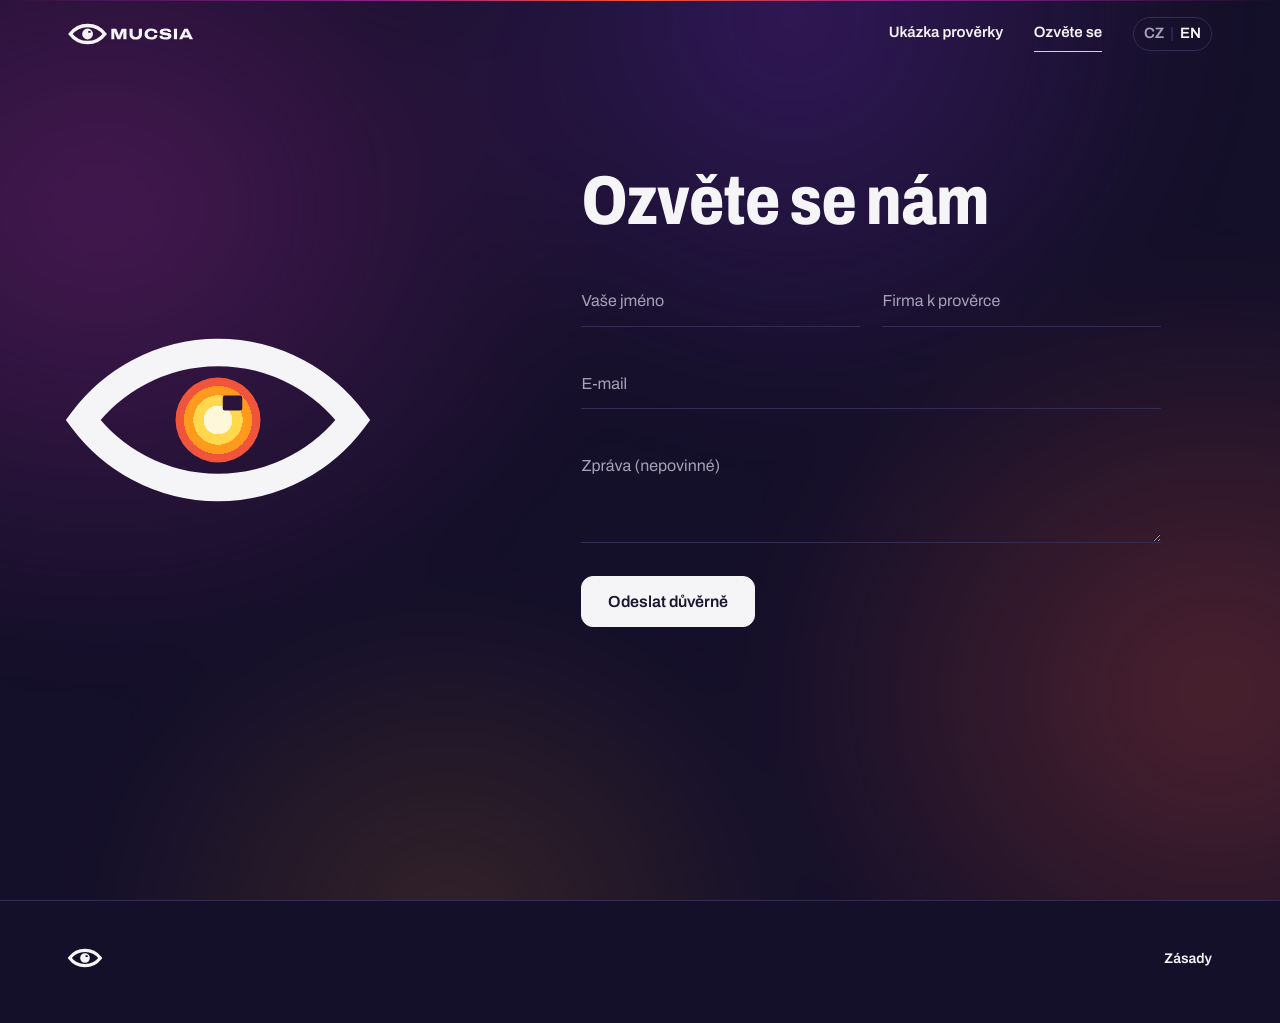
<file: cs/kontakt/index.html>
<!doctype html>
<html lang="cs" data-lang="cs">
<head>
<meta charset="utf-8">
<meta name="viewport" content="width=device-width, initial-scale=1">
<title>Ozvěte se nám, MUCSIA</title>
<meta name="description" content="Kontaktujte MUCSIA důvěrně přes formulář.">
<meta name="theme-color" content="#15102A">
<meta name="referrer" content="no-referrer">
<link rel="canonical" href="https://mucsia.github.io/cs/kontakt/">
<link rel="alternate" hreflang="cs" href="https://mucsia.github.io/cs/kontakt/">
<link rel="alternate" hreflang="en" href="https://mucsia.github.io/contact/">
<link rel="alternate" hreflang="x-default" href="https://mucsia.github.io/contact/">
<link rel="icon" href="../../static/img/mucsia-ikona.svg" type="image/svg+xml">
<link rel="preload" href="../../static/fonts/Archivo-w800-s80.woff2" as="font" type="font/woff2" crossorigin>
<link rel="preload" href="../../static/fonts/Archivo-w400-s100.woff2" as="font" type="font/woff2" crossorigin>
<script>document.documentElement.classList.add("js")</script>
<link rel="stylesheet" href="../../static/site.css?v=125f412758">
<meta property="og:site_name" content="MUCSIA">
<meta property="og:title" content="Ozvěte se nám, MUCSIA">
<meta property="og:description" content="Kontaktujte MUCSIA důvěrně přes formulář.">
<meta property="og:type" content="website">
<meta property="og:url" content="https://mucsia.github.io/cs/kontakt/">
<meta property="og:image" content="https://mucsia.github.io/static/img/og-cs.png">
<meta property="og:image:width" content="1200">
<meta property="og:image:height" content="630">
<meta property="og:image:alt" content="Najdeme vše, co by firmě mohlo ublížit.">
<meta name="twitter:card" content="summary_large_image">
<meta property="og:locale" content="cs_CZ">
<script type="application/ld+json">{"@context":"https://schema.org","@type":"WebSite","name":"MUCSIA","url":"https://mucsia.github.io/","description":"Najdeme v\u0161e, co by firm\u011b mohlo ubl\u00ed\u017eit. Zmapujeme, co o firm\u011b m\u016f\u017ee kdokoli vyhrabat a co by \u0161lo pou\u017e\u00edt proti n\u00ed, ve\u0159ejn\u011b i k vyd\u00edr\u00e1n\u00ed.","inLanguage":["en","cs"]}</script>
</head>
<body class="page-contact" data-endpoint="https://script.google.com/macros/s/AKfycbyC8S4bYu0YB3Ecd74lqtt_q8-rhhxGx1HkHZWHa4JRrvprUl0z4QMQmnPhELnK0CI1/exec">
<a class="skip" href="#main">Přeskočit na obsah</a>
<header class="hdr" id="hdr">
  <div class="hdr-in">
    <a class="brand" href="../../cs/" aria-label="MUCSIA"><svg xmlns="http://www.w3.org/2000/svg" viewBox="-154.35 -1118.87 8083.50 1551.73"><defs></defs><g transform="translate(-123.48 -1577.8) scale(20.58)"><path d="M6 60 A67.5 67.5 0 0 1 114 60 A67.5 67.5 0 0 1 6 60 Z" fill="none" stroke="#F5F4F7" stroke-width="11" stroke-linejoin="miter"/><path d="M43 60 A17 17 0 1 0 77 60 A17 17 0 1 0 43 60 Z M62.7 50.2 H68.9 A0.8 0.8 0 0 1 69.7 51 V55.4 A0.8 0.8 0 0 1 68.9 56.2 H62.7 A0.8 0.8 0 0 1 61.9 55.4 V51 A0.8 0.8 0 0 1 62.7 50.2 Z" fill="#F5F4F7" fill-rule="evenodd"/></g><path d="M84.50048828125 0.0V-687.54345703125H403.10595703125L520.97705078125 -389.4326171875Q528.5205078125 -370.71533203125 538.118408203125 -342.7587890625Q547.71630859375 -314.80224609375 557.4990234375 -285.47607421875Q567.28173828125 -256.14990234375 574.564453125 -233.41064453125H581.564453125Q588.390625 -254.23681640625 597.945068359375 -282.06298828125Q607.49951171875 -309.88916015625 617.597412109375 -338.617431640625Q627.6953125 -367.345703125 635.6953125 -388.51953125L753.56640625 -687.54345703125H1063.36767578125V0.0H859.7392578125V-354.78515625Q859.7392578125 -376.1328125 860.2392578125 -402.02392578125Q860.7392578125 -427.9150390625 861.7392578125 -453.034423828125Q862.7392578125 -478.15380859375 863.19580078125 -496.41455078125H855.19580078125Q849.10888671875 -477.06689453125 840.293701171875 -450.904052734375Q831.478515625 -424.7412109375 822.663330078125 -399.121826171875Q813.84814453125 -373.50244140625 806.3046875 -354.78515625L662.23779296875 0.0H475.65234375L331.12890625 -354.78515625Q321.0419921875 -381.306640625 311.455078125 -408.2412109375Q301.8681640625 -435.17578125 294.552978515625 -458.47998046875Q287.23779296875 -481.7841796875 282.23779296875 -496.41455078125H274.23779296875Q275.23779296875 -482.24072265625 275.73779296875 -458.9365234375Q276.23779296875 -435.63232421875 276.73779296875 -408.69775390625Q277.23779296875 -381.76318359375 277.23779296875 -354.78515625V0.0Z M1661.9560546875 12.0Q1525.89111328125 12.0 1436.771728515625 -27.728271484375Q1347.65234375 -67.45654296875 1303.706787109375 -142.5869140625Q1259.76123046875 -217.71728515625 1259.76123046875 -323.6953125V-687.54345703125H1463.3896484375V-332.869140625Q1463.3896484375 -240.93408203125 1515.28125 -190.19482421875Q1567.1728515625 -139.45556640625 1661.9560546875 -139.45556640625Q1757.28271484375 -139.45556640625 1809.17431640625 -190.19482421875Q1861.06591796875 -240.93408203125 1861.06591796875 -332.869140625V-687.54345703125H2064.6943359375V-323.6953125Q2064.6943359375 -217.71728515625 2020.748779296875 -142.5869140625Q1976.80322265625 -67.45654296875 1887.640380859375 -27.728271484375Q1798.4775390625 12.0 1661.9560546875 12.0Z M2663.45654296875 12.0Q2519.02197265625 12.0 2422.84814453125 -28.5Q2326.67431640625 -69.0 2278.859130859375 -148.228271484375Q2231.0439453125 -227.45654296875 2231.0439453125 -344.0Q2231.0439453125 -514.54345703125 2341.76123046875 -607.04345703125Q2452.478515625 -699.54345703125 2664.0869140625 -699.54345703125Q2782.2607421875 -699.54345703125 2872.119384765625 -664.097900390625Q2961.97802734375 -628.65234375 3012.56494140625 -564.206787109375Q3063.15185546875 -499.76123046875 3063.15185546875 -412.3046875H2864.697265625Q2864.697265625 -454.6962890625 2839.1318359375 -485.207275390625Q2813.56640625 -515.71826171875 2767.80517578125 -532.1748046875Q2722.0439453125 -548.63134765625 2660.54345703125 -548.63134765625Q2589.23876953125 -548.63134765625 2539.9775390625 -524.489990234375Q2490.71630859375 -500.3486328125 2465.509521484375 -457.23974609375Q2440.302734375 -414.130859375 2440.302734375 -357.0V-332.0Q2440.302734375 -275.49951171875 2465.509521484375 -231.890625Q2490.71630859375 -188.28173828125 2539.390625 -163.596923828125Q2588.06494140625 -138.912109375 2658.28271484375 -138.912109375Q2724.41357421875 -138.912109375 2771.76171875 -154.596923828125Q2819.10986328125 -170.28173828125 2844.71875 -200.249267578125Q2870.32763671875 -230.216796875 2870.32763671875 -272.15185546875H3063.6083984375Q3063.6083984375 -187.23876953125 3014.880126953125 -123.06494140625Q2966.15185546875 -58.89111328125 2876.521484375 -23.445556640625Q2786.89111328125 12.0 2663.45654296875 12.0Z M3599.564453125 12.0Q3515.58642578125 12.0 3442.6953125 1.95654296875Q3369.80419921875 -8.0869140625 3315.0 -33.13037109375Q3260.19580078125 -58.173828125 3229.250244140625 -102.989013671875Q3198.3046875 -147.80419921875 3198.3046875 -216.80419921875Q3198.3046875 -218.80419921875 3198.3046875 -222.075927734375Q3198.3046875 -225.34765625 3199.3046875 -228.4345703125H3398.75927734375Q3397.75927734375 -224.4345703125 3397.531005859375 -220.021484375Q3397.302734375 -215.6083984375 3397.302734375 -210.7822265625Q3397.302734375 -180.32568359375 3420.49853515625 -162.727783203125Q3443.6943359375 -145.1298828125 3486.0859375 -138.031982421875Q3528.4775390625 -130.93408203125 3584.6083984375 -130.93408203125Q3608.173828125 -130.93408203125 3632.78271484375 -132.34716796875Q3657.3916015625 -133.76025390625 3680.315673828125 -137.401611328125Q3703.23974609375 -141.04296875 3721.47900390625 -147.869140625Q3739.71826171875 -154.6953125 3750.587890625 -165.47802734375Q3761.45751953125 -176.2607421875 3761.45751953125 -191.54345703125Q3761.45751953125 -213.19580078125 3738.5009765625 -225.706787109375Q3715.54443359375 -238.2177734375 3676.359619140625 -245.772216796875Q3637.1748046875 -253.32666015625 3588.533447265625 -259.23974609375Q3539.89208984375 -265.15283203125 3487.750732421875 -273.381103515625Q3435.609375 -281.609375 3386.968017578125 -296.109375Q3338.32666015625 -310.609375 3299.141845703125 -334.6962890625Q3259.95703125 -358.783203125 3237.00048828125 -396.641845703125Q3214.0439453125 -434.50048828125 3214.0439453125 -489.130859375Q3214.0439453125 -543.65234375 3241.663330078125 -583.36962890625Q3269.28271484375 -623.0869140625 3319.173828125 -648.858642578125Q3369.06494140625 -674.63037109375 3437.010498046875 -687.0869140625Q3504.9560546875 -699.54345703125 3585.06494140625 -699.54345703125Q3666.71728515625 -699.54345703125 3733.162841796875 -686.902099609375Q3799.6083984375 -674.2607421875 3847.314697265625 -648.80419921875Q3895.02099609375 -623.34765625 3920.683837890625 -584.673828125Q3946.3466796875 -546.0 3946.3466796875 -493.93505859375V-480.10888671875H3748.89208984375V-488.2177734375Q3748.89208984375 -509.130859375 3730.8701171875 -525.315673828125Q3712.84814453125 -541.50048828125 3678.36962890625 -551.228759765625Q3643.89111328125 -560.95703125 3594.6083984375 -560.95703125Q3535.6513671875 -560.95703125 3497.71630859375 -553.58740234375Q3459.78125 -546.2177734375 3441.770263671875 -533.43505859375Q3423.75927734375 -520.65234375 3423.75927734375 -505.45654296875Q3423.75927734375 -485.173828125 3446.7158203125 -473.34765625Q3469.67236328125 -461.521484375 3508.857177734375 -454.65185546875Q3548.0419921875 -447.7822265625 3596.683349609375 -441.869140625Q3645.32470703125 -435.9560546875 3697.466064453125 -427.771240234375Q3749.607421875 -419.58642578125 3798.248779296875 -405.858154296875Q3846.89013671875 -392.1298828125 3886.074951171875 -368.358154296875Q3925.259765625 -344.58642578125 3948.21630859375 -308.271240234375Q3971.1728515625 -271.9560546875 3971.1728515625 -218.869140625Q3971.1728515625 -136.15185546875 3923.270751953125 -85.206298828125Q3875.36865234375 -34.2607421875 3791.466552734375 -11.13037109375Q3707.564453125 12.0 3599.564453125 12.0Z M4129.50048828125 0.0V-687.54345703125H4333.12890625V0.0Z M4463.3046875 0.0 4801.32666015625 -687.54345703125H5027.67236328125L5365.6943359375 0.0H5145.435546875L5093.478515625 -110.1748046875H4724.5205078125L4673.10693359375 0.0ZM4792.67236328125 -259.2607421875H5025.32666015625L4962.71728515625 -399.0009765625Q4958.80419921875 -408.37060546875 4951.749755859375 -425.52294921875Q4944.6953125 -442.67529296875 4937.097412109375 -462.186279296875Q4929.49951171875 -481.697265625 4923.08642578125 -498.468994140625Q4916.67333984375 -515.24072265625 4913.49951171875 -523.3056640625H4906.04296875Q4898.67333984375 -504.93603515625 4889.075439453125 -481.10986328125Q4879.4775390625 -457.28369140625 4870.60791015625 -434.9140625Q4861.73828125 -412.54443359375 4855.28173828125 -398.54443359375Z" transform="translate(2563.46 0)" fill="#F5F4F7"/></svg></a>
    <nav class="nav" aria-label="Hlavní">
      <a href="../../cs/ukazka/">Ukázka prověrky</a>
      <a class="nav-cta" href="../../cs/kontakt/" aria-current="page">Ozvěte se</a>
      <a class="lang" href="../../contact/" hreflang="en" lang="en" aria-label="English"><span class="cur">CZ</span><span class="sep" aria-hidden="true">|</span><span>EN</span></a>
    </nav>
  </div>
</header>
<main id="main">
<section class="contact contact-page" id="contact">
  <div class="contact-in">
    <div class="contact-eye" aria-hidden="true"><svg xmlns="http://www.w3.org/2000/svg" viewBox="0 0 120 120"><defs><radialGradient id="mcg" cx="50%" cy="50%" r="50%"><stop offset="0.0" stop-color="#FFF7DA"/><stop offset="0.34" stop-color="#FFF7DA"/><stop offset="0.34" stop-color="#FFD84D"/><stop offset="0.58" stop-color="#FFD84D"/><stop offset="0.58" stop-color="#FF9A1F"/><stop offset="0.8" stop-color="#FF9A1F"/><stop offset="0.8" stop-color="#F0543A"/><stop offset="1.0" stop-color="#F0543A"/></radialGradient></defs><path d="M6 60 A67.5 67.5 0 0 1 114 60 A67.5 67.5 0 0 1 6 60 Z" fill="none" stroke="#F5F4F7" stroke-width="11" stroke-linejoin="miter"/><path d="M43 60 A17 17 0 1 0 77 60 A17 17 0 1 0 43 60 Z M62.7 50.2 H68.9 A0.8 0.8 0 0 1 69.7 51 V55.4 A0.8 0.8 0 0 1 68.9 56.2 H62.7 A0.8 0.8 0 0 1 61.9 55.4 V51 A0.8 0.8 0 0 1 62.7 50.2 Z" fill="url(#mcg)" fill-rule="evenodd"/></svg></div>
    <div class="contact-body">
      <h1 class="h-xl">Ozvěte se nám</h1>
<form class="form" data-form novalidate>
  <input type="text" name="website" tabindex="-1" autocomplete="off" class="hp" aria-hidden="true">
  <div class="fld-row">
    <div class="fld"><input id="f-name" name="name" type="text" required autocomplete="name" placeholder=" " data-msg="Vyplňte prosím toto pole."><label for="f-name">Vaše jméno</label></div>
    <div class="fld"><input id="f-company" name="company" type="text" required autocomplete="organization" placeholder=" " data-msg="Vyplňte prosím toto pole."><label for="f-company">Firma k prověrce</label></div>
  </div>
  <div class="fld"><input id="f-email" name="email" type="email" required autocomplete="email" placeholder=" " data-msg="Zkontrolujte prosím e-mailovou adresu."><label for="f-email">E-mail</label></div>
  <div class="fld"><textarea id="f-msg" name="message" rows="3" placeholder=" "></textarea><label for="f-msg">Zpráva (nepovinné)</label></div>
  <input type="hidden" name="lang" value="cs">
  <div class="fld-act">
    <button type="submit" class="btn btn-light" data-send data-sending="Odesílá se">Odeslat důvěrně</button>
  </div>
  <p class="form-note" data-note aria-live="polite"></p>
  <div class="form-ok" data-ok hidden><b>Odesláno.</b><span>Ozveme se vám z adresy, kterou si ověříte.</span></div>
  <template data-i18n><span data-k="err">Zpráva neodešla. Zkuste to za chvíli znovu.</span><span data-k="offline">Odesílání na tomto náhledu zatím není připojené. Adresa bude zveřejněna se spuštěním.</span></template>
</form>    </div>
  </div>
</section>
</main>
<footer class="ftr">
  <div class="ftr-in">
    <div class="ftr-mark"><svg xmlns="http://www.w3.org/2000/svg" viewBox="0 0 120 120"><defs></defs><path d="M6 60 A67.5 67.5 0 0 1 114 60 A67.5 67.5 0 0 1 6 60 Z" fill="none" stroke="#F5F4F7" stroke-width="11" stroke-linejoin="miter"/><path d="M43 60 A17 17 0 1 0 77 60 A17 17 0 1 0 43 60 Z M62.7 50.2 H68.9 A0.8 0.8 0 0 1 69.7 51 V55.4 A0.8 0.8 0 0 1 68.9 56.2 H62.7 A0.8 0.8 0 0 1 61.9 55.4 V51 A0.8 0.8 0 0 1 62.7 50.2 Z" fill="#F5F4F7" fill-rule="evenodd"/></svg></div>
    <nav class="ftr-nav" aria-label="Patička">
      <a href="../../cs/zasady/">Zásady</a>
    </nav>
  </div>
</footer>
<script src="../../static/site.js?v=1ad4d0d55c" defer></script>
</body>
</html>
</file>
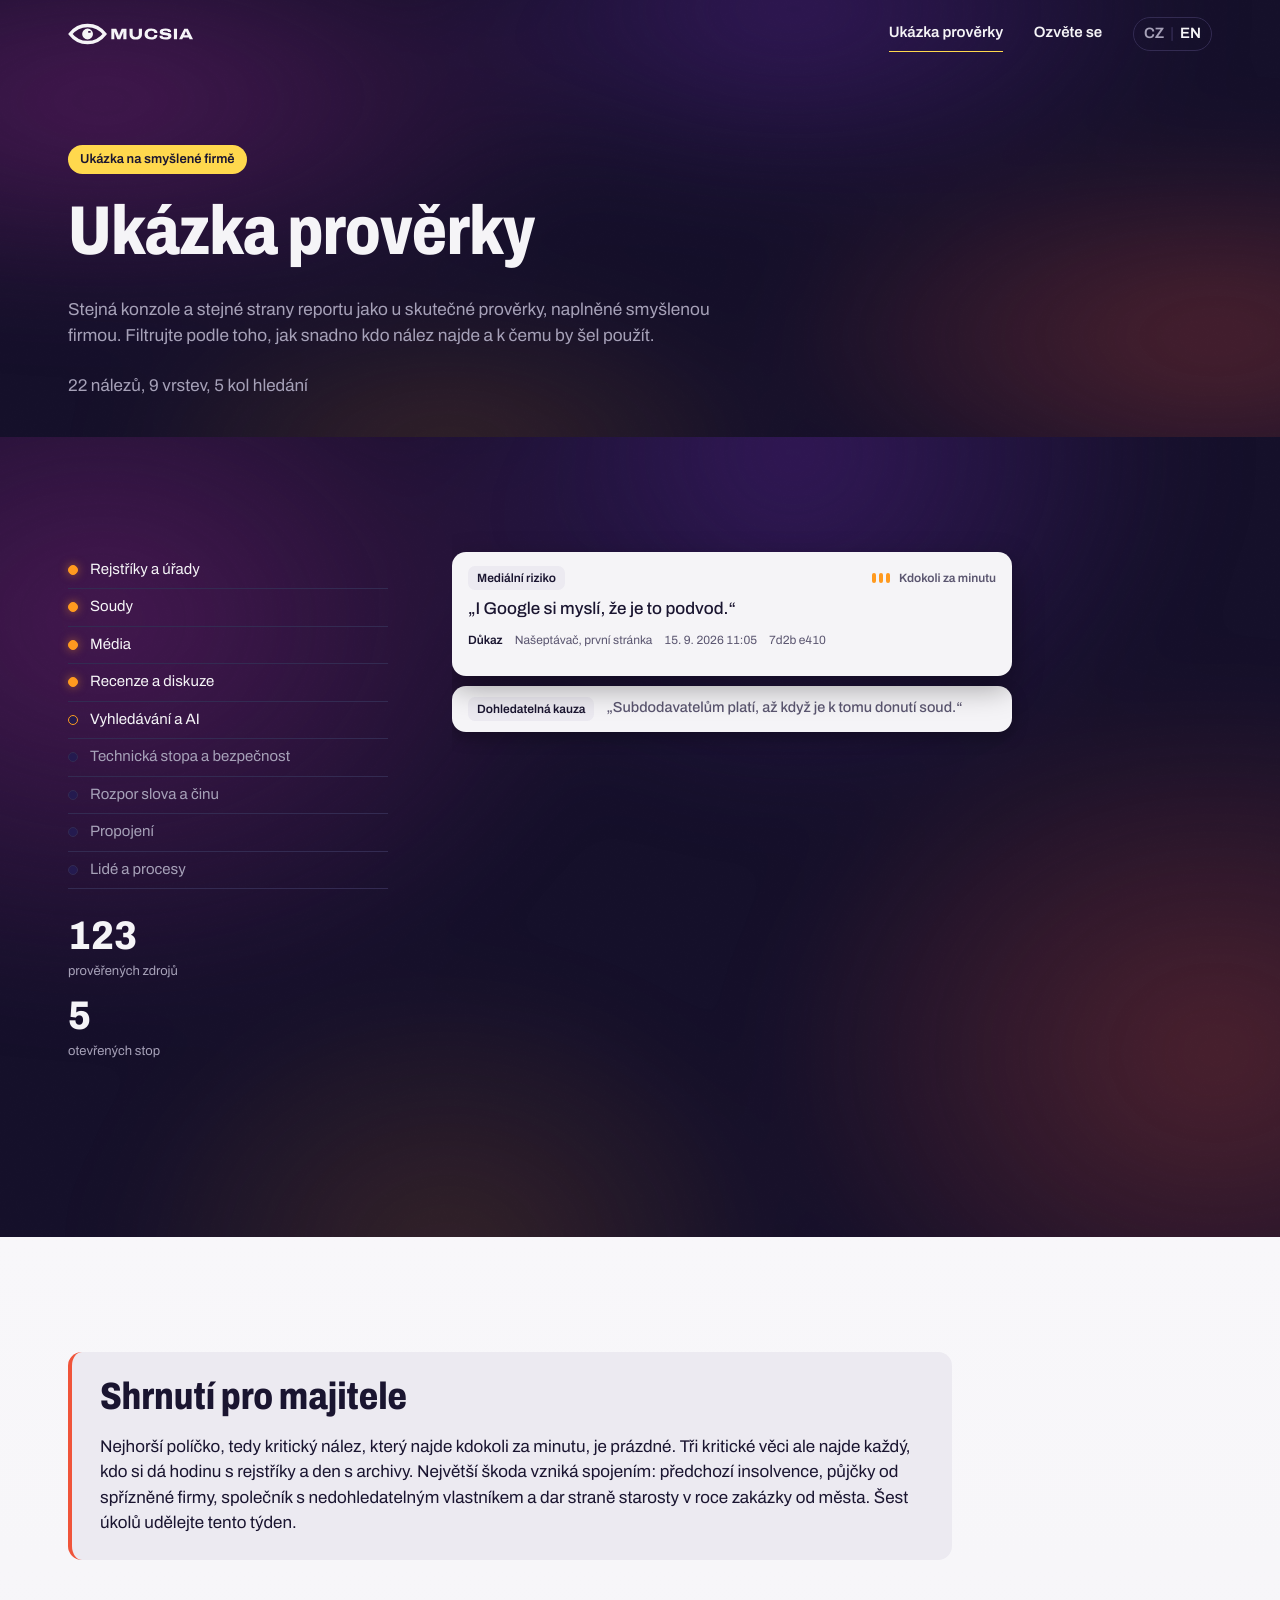
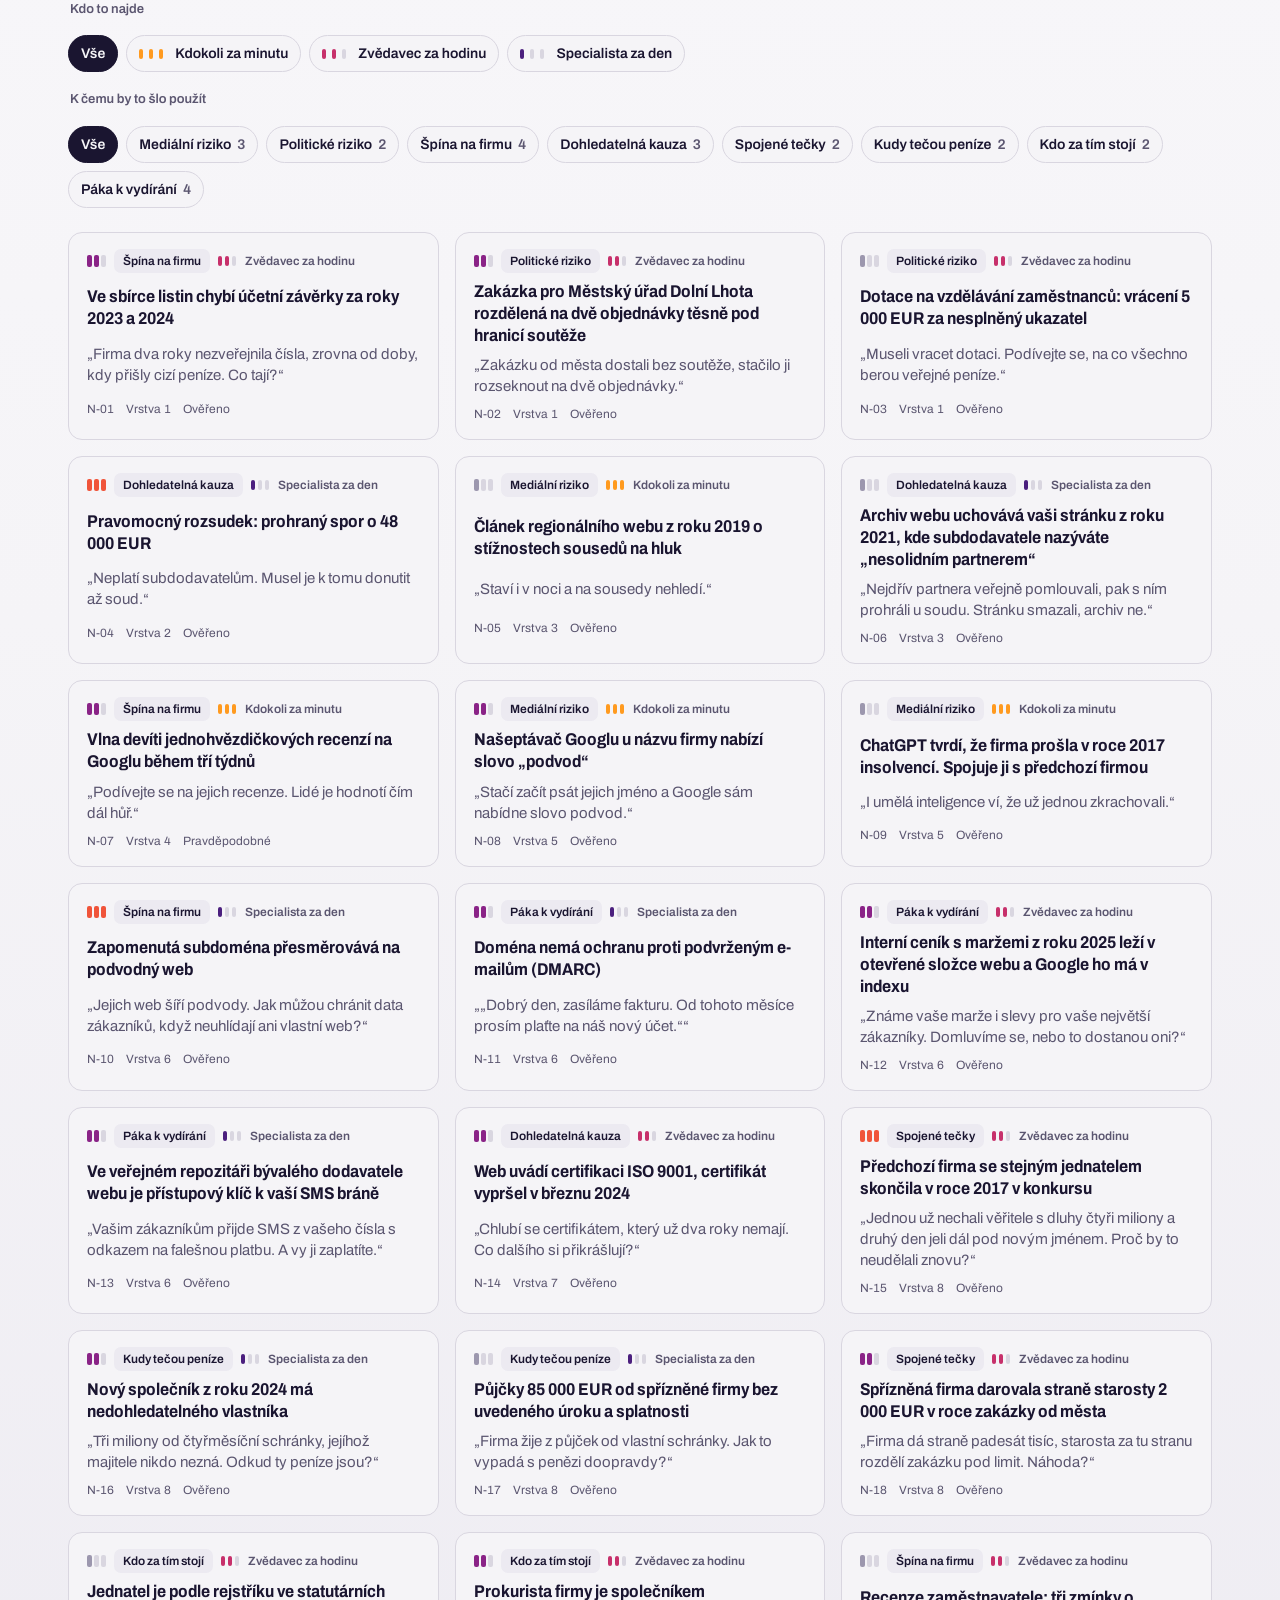
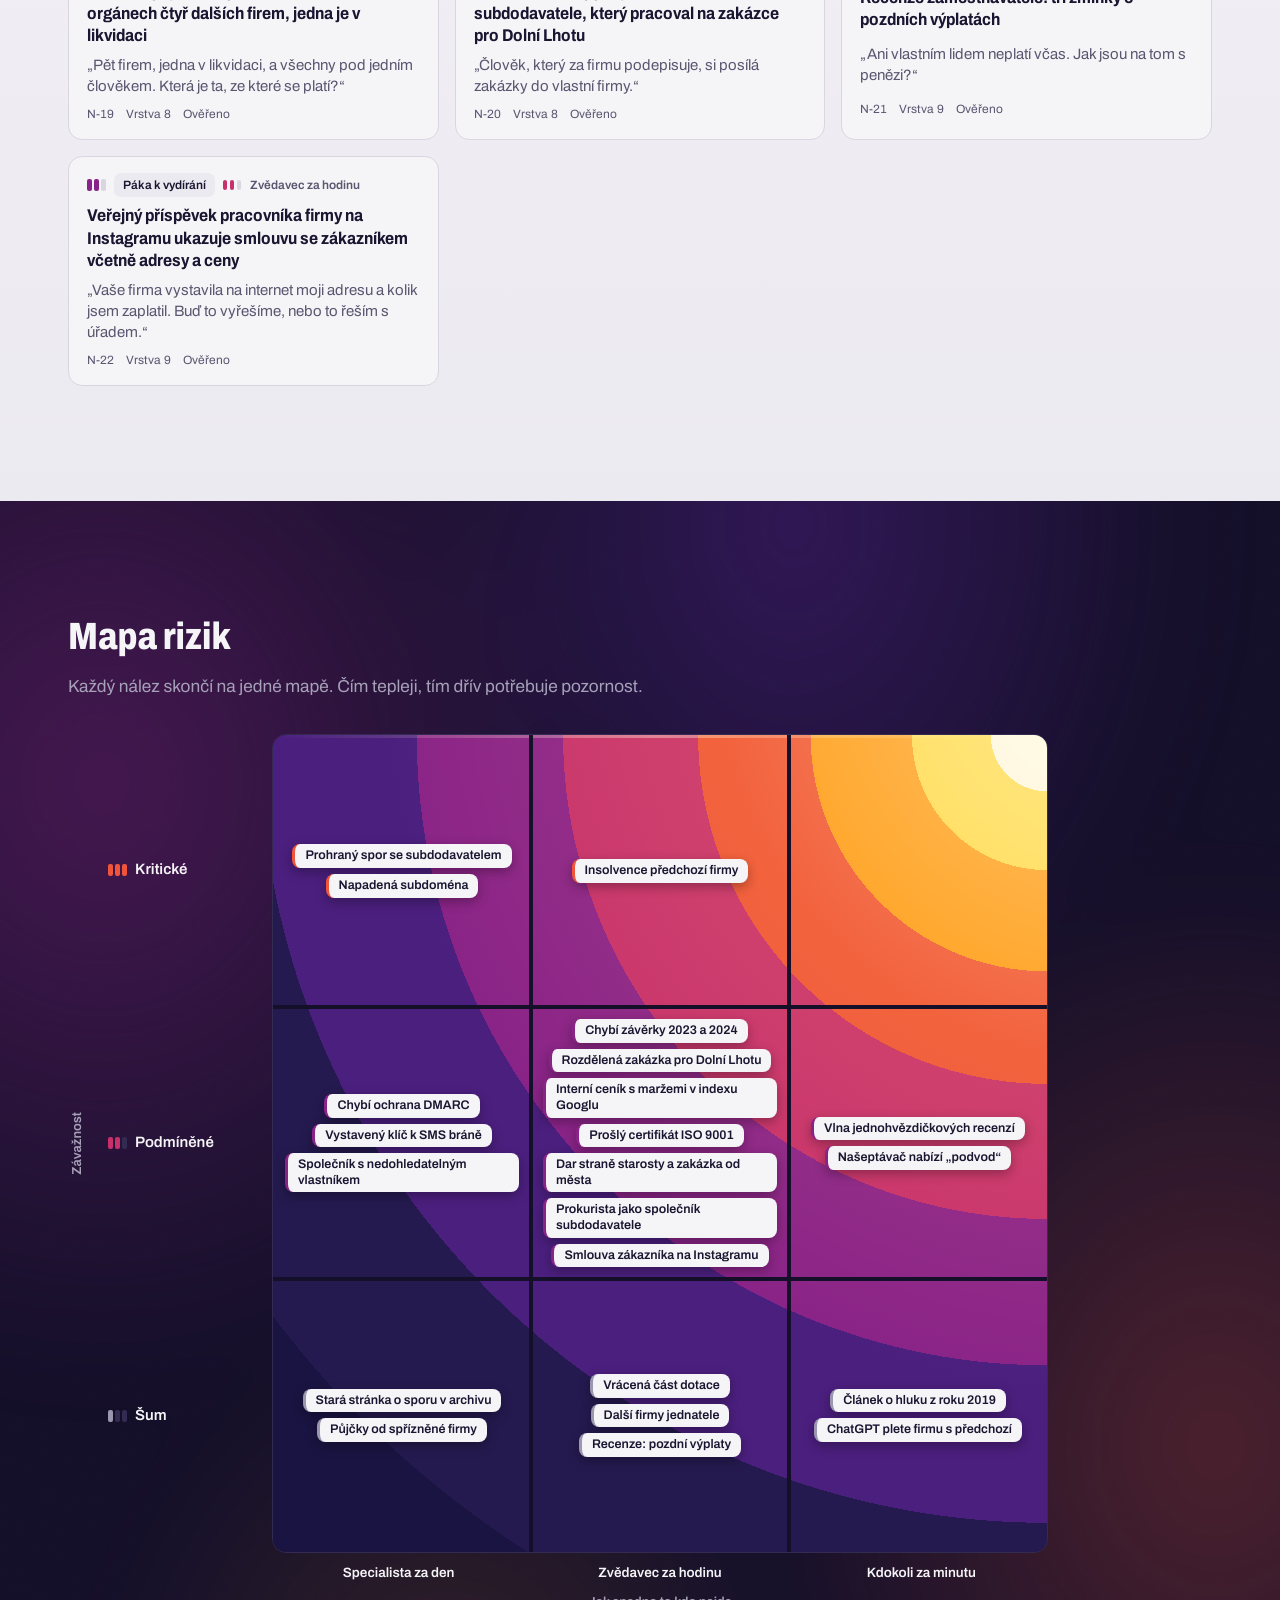
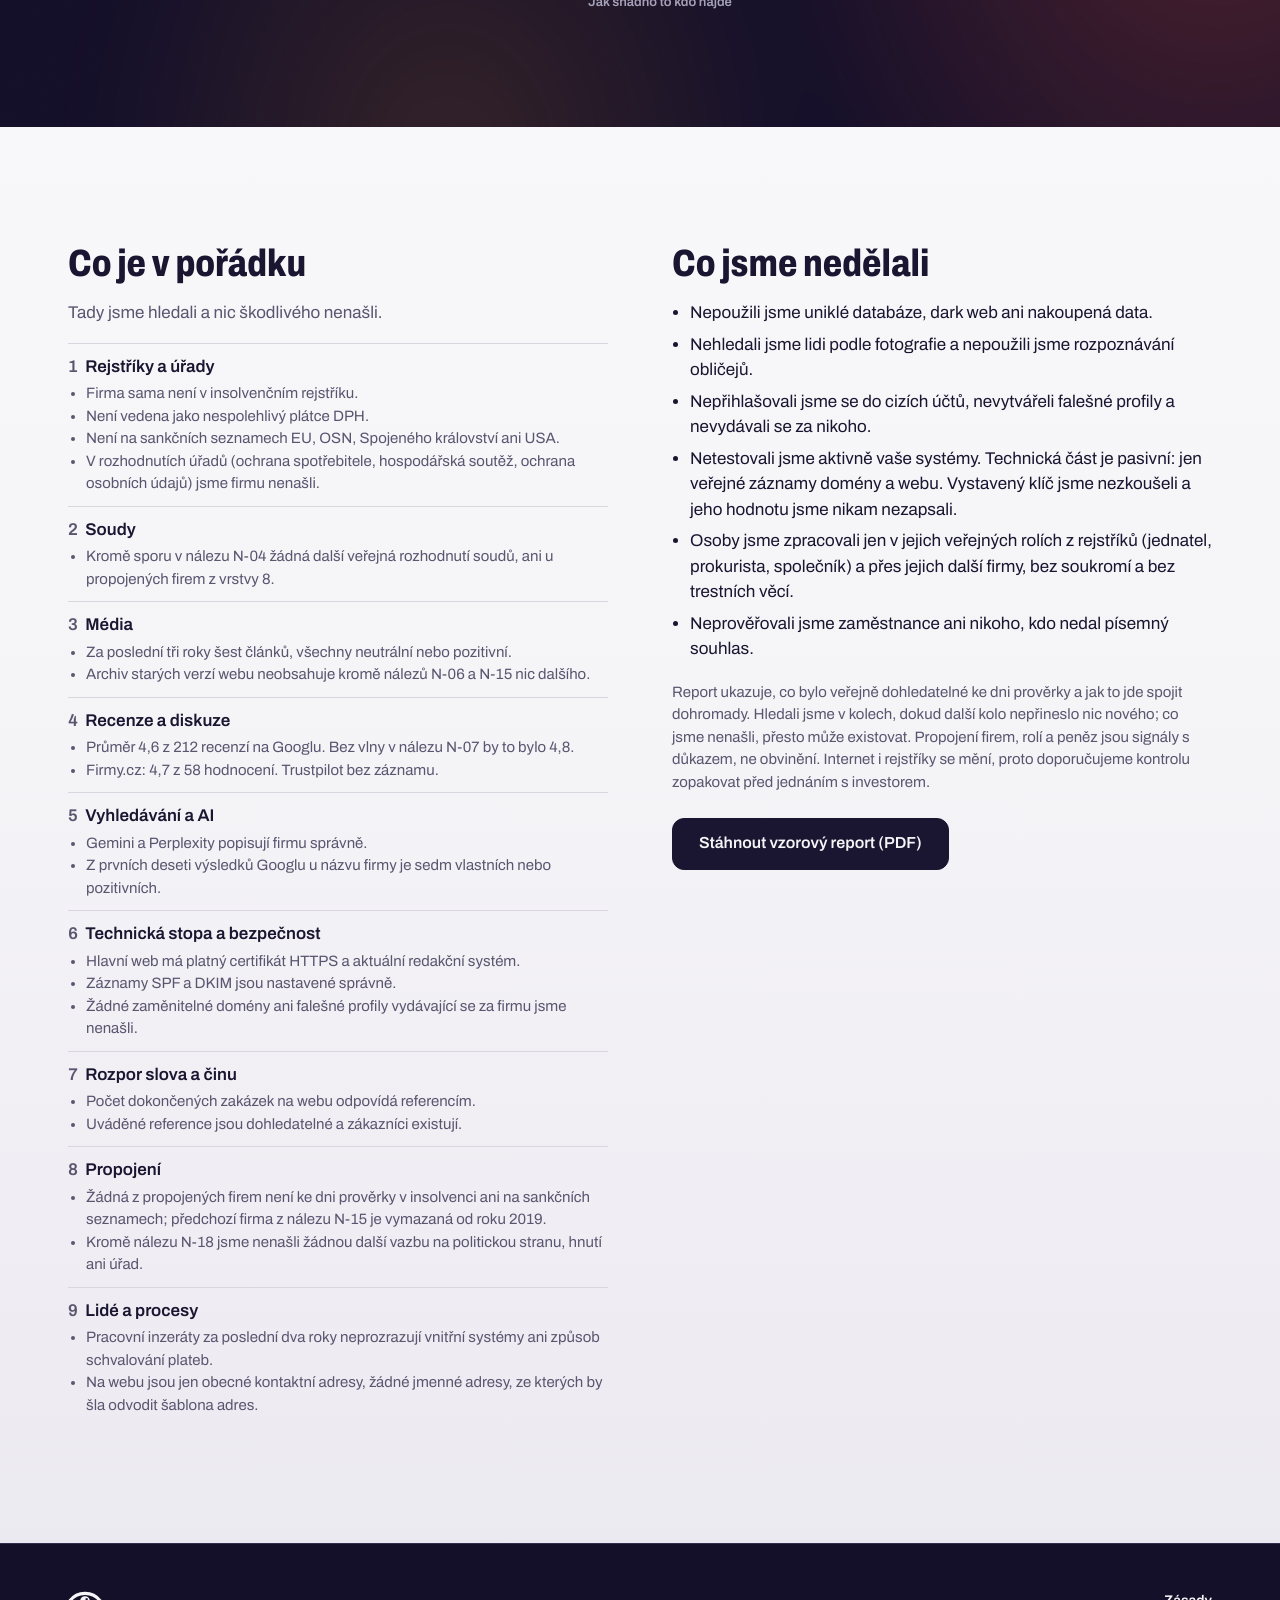
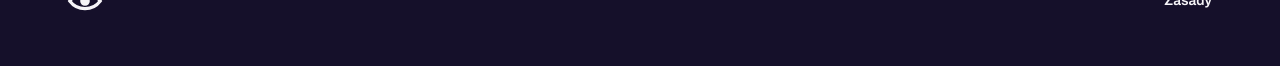
<file: cs/ukazka/index.html>
<!doctype html>
<html lang="cs" data-lang="cs">
<head>
<meta charset="utf-8">
<meta name="viewport" content="width=device-width, initial-scale=1">
<title>Ukázka prověrky, MUCSIA</title>
<meta name="description" content="Ukázka prověrky MUCSIA na smyšlené firmě: nálezy, důkazy, dohledatelnost a mapa rizik.">
<meta name="theme-color" content="#15102A">
<meta name="referrer" content="no-referrer">
<link rel="canonical" href="https://mucsia.github.io/cs/ukazka/">
<link rel="alternate" hreflang="cs" href="https://mucsia.github.io/cs/ukazka/">
<link rel="alternate" hreflang="en" href="https://mucsia.github.io/sample/">
<link rel="alternate" hreflang="x-default" href="https://mucsia.github.io/sample/">
<link rel="icon" href="../../static/img/mucsia-ikona.svg" type="image/svg+xml">
<link rel="preload" href="../../static/fonts/Archivo-w800-s80.woff2" as="font" type="font/woff2" crossorigin>
<link rel="preload" href="../../static/fonts/Archivo-w400-s100.woff2" as="font" type="font/woff2" crossorigin>
<script>document.documentElement.classList.add("js")</script>
<link rel="stylesheet" href="../../static/site.css?v=125f412758">
<meta property="og:site_name" content="MUCSIA">
<meta property="og:title" content="Ukázka prověrky, MUCSIA">
<meta property="og:description" content="Ukázka prověrky MUCSIA na smyšlené firmě: nálezy, důkazy, dohledatelnost a mapa rizik.">
<meta property="og:type" content="website">
<meta property="og:url" content="https://mucsia.github.io/cs/ukazka/">
<meta property="og:image" content="https://mucsia.github.io/static/img/og-cs.png">
<meta property="og:image:width" content="1200">
<meta property="og:image:height" content="630">
<meta property="og:image:alt" content="Najdeme vše, co by firmě mohlo ublížit.">
<meta name="twitter:card" content="summary_large_image">
<meta property="og:locale" content="cs_CZ">
<script type="application/ld+json">{"@context":"https://schema.org","@type":"WebSite","name":"MUCSIA","url":"https://mucsia.github.io/","description":"Najdeme v\u0161e, co by firm\u011b mohlo ubl\u00ed\u017eit. Zmapujeme, co o firm\u011b m\u016f\u017ee kdokoli vyhrabat a co by \u0161lo pou\u017e\u00edt proti n\u00ed, ve\u0159ejn\u011b i k vyd\u00edr\u00e1n\u00ed.","inLanguage":["en","cs"]}</script>
</head>
<body class="page-sample" data-endpoint="https://script.google.com/macros/s/AKfycbyC8S4bYu0YB3Ecd74lqtt_q8-rhhxGx1HkHZWHa4JRrvprUl0z4QMQmnPhELnK0CI1/exec">
<a class="skip" href="#main">Přeskočit na obsah</a>
<header class="hdr" id="hdr">
  <div class="hdr-in">
    <a class="brand" href="../../cs/" aria-label="MUCSIA"><svg xmlns="http://www.w3.org/2000/svg" viewBox="-154.35 -1118.87 8083.50 1551.73"><defs></defs><g transform="translate(-123.48 -1577.8) scale(20.58)"><path d="M6 60 A67.5 67.5 0 0 1 114 60 A67.5 67.5 0 0 1 6 60 Z" fill="none" stroke="#F5F4F7" stroke-width="11" stroke-linejoin="miter"/><path d="M43 60 A17 17 0 1 0 77 60 A17 17 0 1 0 43 60 Z M62.7 50.2 H68.9 A0.8 0.8 0 0 1 69.7 51 V55.4 A0.8 0.8 0 0 1 68.9 56.2 H62.7 A0.8 0.8 0 0 1 61.9 55.4 V51 A0.8 0.8 0 0 1 62.7 50.2 Z" fill="#F5F4F7" fill-rule="evenodd"/></g><path d="M84.50048828125 0.0V-687.54345703125H403.10595703125L520.97705078125 -389.4326171875Q528.5205078125 -370.71533203125 538.118408203125 -342.7587890625Q547.71630859375 -314.80224609375 557.4990234375 -285.47607421875Q567.28173828125 -256.14990234375 574.564453125 -233.41064453125H581.564453125Q588.390625 -254.23681640625 597.945068359375 -282.06298828125Q607.49951171875 -309.88916015625 617.597412109375 -338.617431640625Q627.6953125 -367.345703125 635.6953125 -388.51953125L753.56640625 -687.54345703125H1063.36767578125V0.0H859.7392578125V-354.78515625Q859.7392578125 -376.1328125 860.2392578125 -402.02392578125Q860.7392578125 -427.9150390625 861.7392578125 -453.034423828125Q862.7392578125 -478.15380859375 863.19580078125 -496.41455078125H855.19580078125Q849.10888671875 -477.06689453125 840.293701171875 -450.904052734375Q831.478515625 -424.7412109375 822.663330078125 -399.121826171875Q813.84814453125 -373.50244140625 806.3046875 -354.78515625L662.23779296875 0.0H475.65234375L331.12890625 -354.78515625Q321.0419921875 -381.306640625 311.455078125 -408.2412109375Q301.8681640625 -435.17578125 294.552978515625 -458.47998046875Q287.23779296875 -481.7841796875 282.23779296875 -496.41455078125H274.23779296875Q275.23779296875 -482.24072265625 275.73779296875 -458.9365234375Q276.23779296875 -435.63232421875 276.73779296875 -408.69775390625Q277.23779296875 -381.76318359375 277.23779296875 -354.78515625V0.0Z M1661.9560546875 12.0Q1525.89111328125 12.0 1436.771728515625 -27.728271484375Q1347.65234375 -67.45654296875 1303.706787109375 -142.5869140625Q1259.76123046875 -217.71728515625 1259.76123046875 -323.6953125V-687.54345703125H1463.3896484375V-332.869140625Q1463.3896484375 -240.93408203125 1515.28125 -190.19482421875Q1567.1728515625 -139.45556640625 1661.9560546875 -139.45556640625Q1757.28271484375 -139.45556640625 1809.17431640625 -190.19482421875Q1861.06591796875 -240.93408203125 1861.06591796875 -332.869140625V-687.54345703125H2064.6943359375V-323.6953125Q2064.6943359375 -217.71728515625 2020.748779296875 -142.5869140625Q1976.80322265625 -67.45654296875 1887.640380859375 -27.728271484375Q1798.4775390625 12.0 1661.9560546875 12.0Z M2663.45654296875 12.0Q2519.02197265625 12.0 2422.84814453125 -28.5Q2326.67431640625 -69.0 2278.859130859375 -148.228271484375Q2231.0439453125 -227.45654296875 2231.0439453125 -344.0Q2231.0439453125 -514.54345703125 2341.76123046875 -607.04345703125Q2452.478515625 -699.54345703125 2664.0869140625 -699.54345703125Q2782.2607421875 -699.54345703125 2872.119384765625 -664.097900390625Q2961.97802734375 -628.65234375 3012.56494140625 -564.206787109375Q3063.15185546875 -499.76123046875 3063.15185546875 -412.3046875H2864.697265625Q2864.697265625 -454.6962890625 2839.1318359375 -485.207275390625Q2813.56640625 -515.71826171875 2767.80517578125 -532.1748046875Q2722.0439453125 -548.63134765625 2660.54345703125 -548.63134765625Q2589.23876953125 -548.63134765625 2539.9775390625 -524.489990234375Q2490.71630859375 -500.3486328125 2465.509521484375 -457.23974609375Q2440.302734375 -414.130859375 2440.302734375 -357.0V-332.0Q2440.302734375 -275.49951171875 2465.509521484375 -231.890625Q2490.71630859375 -188.28173828125 2539.390625 -163.596923828125Q2588.06494140625 -138.912109375 2658.28271484375 -138.912109375Q2724.41357421875 -138.912109375 2771.76171875 -154.596923828125Q2819.10986328125 -170.28173828125 2844.71875 -200.249267578125Q2870.32763671875 -230.216796875 2870.32763671875 -272.15185546875H3063.6083984375Q3063.6083984375 -187.23876953125 3014.880126953125 -123.06494140625Q2966.15185546875 -58.89111328125 2876.521484375 -23.445556640625Q2786.89111328125 12.0 2663.45654296875 12.0Z M3599.564453125 12.0Q3515.58642578125 12.0 3442.6953125 1.95654296875Q3369.80419921875 -8.0869140625 3315.0 -33.13037109375Q3260.19580078125 -58.173828125 3229.250244140625 -102.989013671875Q3198.3046875 -147.80419921875 3198.3046875 -216.80419921875Q3198.3046875 -218.80419921875 3198.3046875 -222.075927734375Q3198.3046875 -225.34765625 3199.3046875 -228.4345703125H3398.75927734375Q3397.75927734375 -224.4345703125 3397.531005859375 -220.021484375Q3397.302734375 -215.6083984375 3397.302734375 -210.7822265625Q3397.302734375 -180.32568359375 3420.49853515625 -162.727783203125Q3443.6943359375 -145.1298828125 3486.0859375 -138.031982421875Q3528.4775390625 -130.93408203125 3584.6083984375 -130.93408203125Q3608.173828125 -130.93408203125 3632.78271484375 -132.34716796875Q3657.3916015625 -133.76025390625 3680.315673828125 -137.401611328125Q3703.23974609375 -141.04296875 3721.47900390625 -147.869140625Q3739.71826171875 -154.6953125 3750.587890625 -165.47802734375Q3761.45751953125 -176.2607421875 3761.45751953125 -191.54345703125Q3761.45751953125 -213.19580078125 3738.5009765625 -225.706787109375Q3715.54443359375 -238.2177734375 3676.359619140625 -245.772216796875Q3637.1748046875 -253.32666015625 3588.533447265625 -259.23974609375Q3539.89208984375 -265.15283203125 3487.750732421875 -273.381103515625Q3435.609375 -281.609375 3386.968017578125 -296.109375Q3338.32666015625 -310.609375 3299.141845703125 -334.6962890625Q3259.95703125 -358.783203125 3237.00048828125 -396.641845703125Q3214.0439453125 -434.50048828125 3214.0439453125 -489.130859375Q3214.0439453125 -543.65234375 3241.663330078125 -583.36962890625Q3269.28271484375 -623.0869140625 3319.173828125 -648.858642578125Q3369.06494140625 -674.63037109375 3437.010498046875 -687.0869140625Q3504.9560546875 -699.54345703125 3585.06494140625 -699.54345703125Q3666.71728515625 -699.54345703125 3733.162841796875 -686.902099609375Q3799.6083984375 -674.2607421875 3847.314697265625 -648.80419921875Q3895.02099609375 -623.34765625 3920.683837890625 -584.673828125Q3946.3466796875 -546.0 3946.3466796875 -493.93505859375V-480.10888671875H3748.89208984375V-488.2177734375Q3748.89208984375 -509.130859375 3730.8701171875 -525.315673828125Q3712.84814453125 -541.50048828125 3678.36962890625 -551.228759765625Q3643.89111328125 -560.95703125 3594.6083984375 -560.95703125Q3535.6513671875 -560.95703125 3497.71630859375 -553.58740234375Q3459.78125 -546.2177734375 3441.770263671875 -533.43505859375Q3423.75927734375 -520.65234375 3423.75927734375 -505.45654296875Q3423.75927734375 -485.173828125 3446.7158203125 -473.34765625Q3469.67236328125 -461.521484375 3508.857177734375 -454.65185546875Q3548.0419921875 -447.7822265625 3596.683349609375 -441.869140625Q3645.32470703125 -435.9560546875 3697.466064453125 -427.771240234375Q3749.607421875 -419.58642578125 3798.248779296875 -405.858154296875Q3846.89013671875 -392.1298828125 3886.074951171875 -368.358154296875Q3925.259765625 -344.58642578125 3948.21630859375 -308.271240234375Q3971.1728515625 -271.9560546875 3971.1728515625 -218.869140625Q3971.1728515625 -136.15185546875 3923.270751953125 -85.206298828125Q3875.36865234375 -34.2607421875 3791.466552734375 -11.13037109375Q3707.564453125 12.0 3599.564453125 12.0Z M4129.50048828125 0.0V-687.54345703125H4333.12890625V0.0Z M4463.3046875 0.0 4801.32666015625 -687.54345703125H5027.67236328125L5365.6943359375 0.0H5145.435546875L5093.478515625 -110.1748046875H4724.5205078125L4673.10693359375 0.0ZM4792.67236328125 -259.2607421875H5025.32666015625L4962.71728515625 -399.0009765625Q4958.80419921875 -408.37060546875 4951.749755859375 -425.52294921875Q4944.6953125 -442.67529296875 4937.097412109375 -462.186279296875Q4929.49951171875 -481.697265625 4923.08642578125 -498.468994140625Q4916.67333984375 -515.24072265625 4913.49951171875 -523.3056640625H4906.04296875Q4898.67333984375 -504.93603515625 4889.075439453125 -481.10986328125Q4879.4775390625 -457.28369140625 4870.60791015625 -434.9140625Q4861.73828125 -412.54443359375 4855.28173828125 -398.54443359375Z" transform="translate(2563.46 0)" fill="#F5F4F7"/></svg></a>
    <nav class="nav" aria-label="Hlavní">
      <a href="../../cs/ukazka/" aria-current="page">Ukázka prověrky</a>
      <a class="nav-cta" href="../../cs/kontakt/">Ozvěte se</a>
      <a class="lang" href="../../sample/" hreflang="en" lang="en" aria-label="English"><span class="cur">CZ</span><span class="sep" aria-hidden="true">|</span><span>EN</span></a>
    </nav>
  </div>
</header>
<main id="main">
<section class="dark sec-sample-head">
  <div class="grain"></div>
  <div class="sec-in">
    <p class="badge">Ukázka na smyšlené firmě</p>
    <h1 class="h-xl">Ukázka prověrky</h1>
    <p class="lead">Stejná konzole a stejné strany reportu jako u skutečné prověrky, naplněné smyšlenou firmou. Filtrujte podle toho, jak snadno kdo nález najde a k čemu by šel použít.</p>
    <p class="sample-meta tnum">22 nálezů, 9 vrstev, 5 kol hledání</p>
  </div>
</section>

<section class="dark sec-console">
  <div class="grain"></div>
  <div class="sec-in">
<div class="con" data-console data-mode="auto">
  <div class="con-left">
    <ol class="con-layers" aria-label="Prověrka běží, dokud se neobjeví nic nového">
<li><i></i><span>Rejstříky a úřady</span></li>
<li><i></i><span>Soudy</span></li>
<li><i></i><span>Média</span></li>
<li><i></i><span>Recenze a diskuze</span></li>
<li><i></i><span>Vyhledávání a AI</span></li>
<li><i></i><span>Technická stopa a bezpečnost</span></li>
<li><i></i><span>Rozpor slova a činu</span></li>
<li><i></i><span>Propojení</span></li>
<li><i></i><span>Lidé a procesy</span></li>
    </ol>
    <div class="con-counters">
      <div class="cnt"><b class="tnum" data-cnt="sources">0</b><span>prověřených zdrojů</span></div>
      <div class="cnt"><b class="tnum" data-cnt="leads">0</b><span>otevřených stop</span></div>
    </div>
  </div>
  <div class="con-right">
    <div class="con-stage" data-stage>
      <article class="fc" data-card="0" data-cat="scandal">
        <header><span class="fc-cat">Dohledatelná kauza</span><span class="fc-find f-day"><i></i><i></i><i></i>Specialista za den</span></header>
        <p class="fc-attack">Subdodavatelům platí, až když je k tomu donutí soud.</p>
        <footer class="fc-ev"><span class="fc-evl">Důkaz</span><span>Databáze soudních rozhodnutí</span><span class="tnum">15. 9. 2026 10:42</span><span class="fc-hash tnum">a91f 3c0e</span></footer>
      </article>
      <article class="fc" data-card="1" data-cat="media">
        <header><span class="fc-cat">Mediální riziko</span><span class="fc-find f-minute"><i></i><i></i><i></i>Kdokoli za minutu</span></header>
        <p class="fc-attack">I Google si myslí, že je to podvod.</p>
        <footer class="fc-ev"><span class="fc-evl">Důkaz</span><span>Našeptávač, první stránka</span><span class="tnum">15. 9. 2026 11:05</span><span class="fc-hash tnum">7d2b e410</span></footer>
      </article>
      <article class="fc" data-card="2" data-cat="money">
        <header><span class="fc-cat">Kudy tečou peníze</span><span class="fc-find f-hour"><i></i><i></i><i></i>Zvědavec za hodinu</span></header>
        <p class="fc-attack">Jejich investor vznikl dva měsíce před tím, než investoval.</p>
        <footer class="fc-ev"><span class="fc-evl">Důkaz</span><span>Veřejný rejstřík, historie kapitálu</span><span class="tnum">16. 9. 2026 09:17</span><span class="fc-hash tnum">c3e8 5f71</span></footer>
      </article>
      <article class="fc" data-card="3" data-cat="leverage">
        <header><span class="fc-cat">Páka k vydírání</span><span class="fc-find f-day"><i></i><i></i><i></i>Specialista za den</span></header>
        <p class="fc-attack">Celý jejich ceník je jedno hledání daleko.</p>
        <footer class="fc-ev"><span class="fc-evl">Důkaz</span><span>Index vyhledávače, vystavený soubor</span><span class="tnum">16. 9. 2026 14:29</span><span class="fc-hash tnum">e51a 9b06</span></footer>
      </article>
      <article class="fc" data-card="4" data-cat="political">
        <header><span class="fc-cat">Politické riziko</span><span class="fc-find f-hour"><i></i><i></i><i></i>Zvědavec za hodinu</span></header>
        <p class="fc-attack">Zastupitel, který hlasoval o zakázce, má firmu s jejich jednatelem.</p>
        <footer class="fc-ev"><span class="fc-evl">Důkaz</span><span>Zápis zastupitelstva, veřejný rejstřík</span><span class="tnum">17. 9. 2026 08:51</span><span class="fc-hash tnum">48fd 12c7</span></footer>
      </article>
      <article class="fc" data-card="5" data-cat="people">
        <header><span class="fc-cat">Kdo za tím stojí</span><span class="fc-find f-hour"><i></i><i></i><i></i>Zvědavec za hodinu</span></header>
        <p class="fc-attack">Stejní lidé stáli za firmou, která skončila v likvidaci.</p>
        <footer class="fc-ev"><span class="fc-evl">Důkaz</span><span>Veřejný rejstřík, role</span><span class="tnum">17. 9. 2026 15:36</span><span class="fc-hash tnum">0b7e d3a2</span></footer>
      </article>
      <article class="fc fc-struck" data-card="s" data-cat="dirt">
        <header><span class="fc-cat">Špína na firmu</span><span class="fc-find f-hour"><i></i><i></i><i></i>Zvědavec za hodinu</span></header>
        <p class="fc-attack">Firma dluží mzdy bývalým zaměstnancům.</p>
        <p class="fc-reason">Jmenovec, jiné IČO</p>
        <footer class="fc-ev"><span class="fc-evl">Důkaz</span><span>Recenze zaměstnavatele</span><span class="tnum">16. 9. 2026 12:02</span><span class="fc-hash tnum">51c0 77e9</span></footer>
      </article>
    </div>
    <div class="con-report" data-report aria-hidden="true">
      <div class="rep-cover">
        <div class="rep-mark"><svg xmlns="http://www.w3.org/2000/svg" viewBox="0 0 120 120"><defs><radialGradient id="mrg" cx="50%" cy="50%" r="50%"><stop offset="0.0" stop-color="#FFF7DA"/><stop offset="0.34" stop-color="#FFF7DA"/><stop offset="0.34" stop-color="#FFD84D"/><stop offset="0.58" stop-color="#FFD84D"/><stop offset="0.58" stop-color="#FF9A1F"/><stop offset="0.8" stop-color="#FF9A1F"/><stop offset="0.8" stop-color="#F0543A"/><stop offset="1.0" stop-color="#F0543A"/></radialGradient></defs><path d="M6 60 A67.5 67.5 0 0 1 114 60 A67.5 67.5 0 0 1 6 60 Z" fill="none" stroke="#F5F4F7" stroke-width="11" stroke-linejoin="miter"/><path d="M43 60 A17 17 0 1 0 77 60 A17 17 0 1 0 43 60 Z M62.7 50.2 H68.9 A0.8 0.8 0 0 1 69.7 51 V55.4 A0.8 0.8 0 0 1 68.9 56.2 H62.7 A0.8 0.8 0 0 1 61.9 55.4 V51 A0.8 0.8 0 0 1 62.7 50.2 Z" fill="url(#mrg)" fill-rule="evenodd"/></svg></div>
        <div class="rep-txt"><b>Report</b><span>Důvěrné</span></div>
      </div>
      <div class="rep-stack"><i style="--k:0;z-index:20"></i><i style="--k:1;z-index:19"></i><i style="--k:2;z-index:18"></i><i style="--k:3;z-index:17"></i><i style="--k:4;z-index:16"></i><i style="--k:5;z-index:15"></i><i style="--k:6;z-index:14"></i></div>
    </div>
  </div>
</div>  </div>
</section>

<section class="paper sec-findings" id="findings">
  <div class="sec-in">
    <div class="verdict-box">
      <h2 class="h-m">Shrnutí pro majitele</h2>
      <p>Nejhorší políčko, tedy kritický nález, který najde kdokoli za minutu, je prázdné. Tři kritické věci ale najde každý, kdo si dá hodinu s rejstříky a den s archivy. Největší škoda vzniká spojením: předchozí insolvence, půjčky od spřízněné firmy, společník s nedohledatelným vlastníkem a dar straně starosty v roce zakázky od města. Šest úkolů udělejte tento týden.</p>
    </div>
    <div class="filters" data-filters>
      <fieldset class="fset"><legend>Kdo to najde</legend>
        <label class="chip"><input type="radio" name="find" value="" checked><span>Vše</span></label>
<label class="chip"><input type="radio" name="find" value="minute"><span class="fc-find f-minute"><i></i><i></i><i></i>Kdokoli za minutu</span></label>
<label class="chip"><input type="radio" name="find" value="hour"><span class="fc-find f-hour"><i></i><i></i><i></i>Zvědavec za hodinu</span></label>
<label class="chip"><input type="radio" name="find" value="day"><span class="fc-find f-day"><i></i><i></i><i></i>Specialista za den</span></label>
      </fieldset>
      <fieldset class="fset"><legend>K čemu by to šlo použít</legend>
        <label class="chip"><input type="radio" name="cat" value="" checked><span>Vše</span></label>
<label class="chip"><input type="radio" name="cat" value="media"><span>Mediální riziko <b class="tnum">3</b></span></label>
<label class="chip"><input type="radio" name="cat" value="political"><span>Politické riziko <b class="tnum">2</b></span></label>
<label class="chip"><input type="radio" name="cat" value="dirt"><span>Špína na firmu <b class="tnum">4</b></span></label>
<label class="chip"><input type="radio" name="cat" value="scandal"><span>Dohledatelná kauza <b class="tnum">3</b></span></label>
<label class="chip"><input type="radio" name="cat" value="dots"><span>Spojené tečky <b class="tnum">2</b></span></label>
<label class="chip"><input type="radio" name="cat" value="money"><span>Kudy tečou peníze <b class="tnum">2</b></span></label>
<label class="chip"><input type="radio" name="cat" value="people"><span>Kdo za tím stojí <b class="tnum">2</b></span></label>
<label class="chip"><input type="radio" name="cat" value="leverage"><span>Páka k vydírání <b class="tnum">4</b></span></label>
      </fieldset>
    </div>
    <p class="filters-empty" data-empty hidden>Filtru neodpovídá žádný nález.</p>
    <div class="fgrid" data-fgrid>
      <button type="button" class="fcard" data-find="hour" data-cat="dirt" data-sev="latent" data-open="N-01">
        <span class="fcard-top"><span class="sev s-latent" title="Podmíněné"><i></i><i></i><i></i></span><span class="fc-cat">Špína na firmu</span><span class="fc-find f-hour"><i></i><i></i><i></i>Zvědavec za hodinu</span></span>
        <span class="fcard-title">Ve sbírce listin chybí účetní závěrky za roky 2023 a 2024</span>
        <span class="fcard-attack">Firma dva roky nezveřejnila čísla, zrovna od doby, kdy přišly cizí peníze. Co tají?</span>
        <span class="fcard-meta"><span>N-01</span><span>Vrstva 1</span><span>Ověřeno</span></span>
      </button>
      <button type="button" class="fcard" data-find="hour" data-cat="political" data-sev="latent" data-open="N-02">
        <span class="fcard-top"><span class="sev s-latent" title="Podmíněné"><i></i><i></i><i></i></span><span class="fc-cat">Politické riziko</span><span class="fc-find f-hour"><i></i><i></i><i></i>Zvědavec za hodinu</span></span>
        <span class="fcard-title">Zakázka pro Městský úřad Dolní Lhota rozdělená na dvě objednávky těsně pod hranicí soutěže</span>
        <span class="fcard-attack">Zakázku od města dostali bez soutěže, stačilo ji rozseknout na dvě objednávky.</span>
        <span class="fcard-meta"><span>N-02</span><span>Vrstva 1</span><span>Ověřeno</span></span>
      </button>
      <button type="button" class="fcard" data-find="hour" data-cat="political" data-sev="noise" data-open="N-03">
        <span class="fcard-top"><span class="sev s-noise" title="Šum"><i></i><i></i><i></i></span><span class="fc-cat">Politické riziko</span><span class="fc-find f-hour"><i></i><i></i><i></i>Zvědavec za hodinu</span></span>
        <span class="fcard-title">Dotace na vzdělávání zaměstnanců: vrácení 5 000 EUR za nesplněný ukazatel</span>
        <span class="fcard-attack">Museli vracet dotaci. Podívejte se, na co všechno berou veřejné peníze.</span>
        <span class="fcard-meta"><span>N-03</span><span>Vrstva 1</span><span>Ověřeno</span></span>
      </button>
      <button type="button" class="fcard" data-find="day" data-cat="scandal" data-sev="critical" data-open="N-04">
        <span class="fcard-top"><span class="sev s-critical" title="Kritické"><i></i><i></i><i></i></span><span class="fc-cat">Dohledatelná kauza</span><span class="fc-find f-day"><i></i><i></i><i></i>Specialista za den</span></span>
        <span class="fcard-title">Pravomocný rozsudek: prohraný spor o 48 000 EUR</span>
        <span class="fcard-attack">Neplatí subdodavatelům. Musel je k tomu donutit až soud.</span>
        <span class="fcard-meta"><span>N-04</span><span>Vrstva 2</span><span>Ověřeno</span></span>
      </button>
      <button type="button" class="fcard" data-find="minute" data-cat="media" data-sev="noise" data-open="N-05">
        <span class="fcard-top"><span class="sev s-noise" title="Šum"><i></i><i></i><i></i></span><span class="fc-cat">Mediální riziko</span><span class="fc-find f-minute"><i></i><i></i><i></i>Kdokoli za minutu</span></span>
        <span class="fcard-title">Článek regionálního webu z roku 2019 o stížnostech sousedů na hluk</span>
        <span class="fcard-attack">Staví i v noci a na sousedy nehledí.</span>
        <span class="fcard-meta"><span>N-05</span><span>Vrstva 3</span><span>Ověřeno</span></span>
      </button>
      <button type="button" class="fcard" data-find="day" data-cat="scandal" data-sev="noise" data-open="N-06">
        <span class="fcard-top"><span class="sev s-noise" title="Šum"><i></i><i></i><i></i></span><span class="fc-cat">Dohledatelná kauza</span><span class="fc-find f-day"><i></i><i></i><i></i>Specialista za den</span></span>
        <span class="fcard-title">Archiv webu uchovává vaši stránku z roku 2021, kde subdodavatele nazýváte „nesolidním partnerem“</span>
        <span class="fcard-attack">Nejdřív partnera veřejně pomlouvali, pak s ním prohráli u soudu. Stránku smazali, archiv ne.</span>
        <span class="fcard-meta"><span>N-06</span><span>Vrstva 3</span><span>Ověřeno</span></span>
      </button>
      <button type="button" class="fcard" data-find="minute" data-cat="dirt" data-sev="latent" data-open="N-07">
        <span class="fcard-top"><span class="sev s-latent" title="Podmíněné"><i></i><i></i><i></i></span><span class="fc-cat">Špína na firmu</span><span class="fc-find f-minute"><i></i><i></i><i></i>Kdokoli za minutu</span></span>
        <span class="fcard-title">Vlna devíti jednohvězdičkových recenzí na Googlu během tří týdnů</span>
        <span class="fcard-attack">Podívejte se na jejich recenze. Lidé je hodnotí čím dál hůř.</span>
        <span class="fcard-meta"><span>N-07</span><span>Vrstva 4</span><span>Pravděpodobné</span></span>
      </button>
      <button type="button" class="fcard" data-find="minute" data-cat="media" data-sev="latent" data-open="N-08">
        <span class="fcard-top"><span class="sev s-latent" title="Podmíněné"><i></i><i></i><i></i></span><span class="fc-cat">Mediální riziko</span><span class="fc-find f-minute"><i></i><i></i><i></i>Kdokoli za minutu</span></span>
        <span class="fcard-title">Našeptávač Googlu u názvu firmy nabízí slovo „podvod“</span>
        <span class="fcard-attack">Stačí začít psát jejich jméno a Google sám nabídne slovo podvod.</span>
        <span class="fcard-meta"><span>N-08</span><span>Vrstva 5</span><span>Ověřeno</span></span>
      </button>
      <button type="button" class="fcard" data-find="minute" data-cat="media" data-sev="noise" data-open="N-09">
        <span class="fcard-top"><span class="sev s-noise" title="Šum"><i></i><i></i><i></i></span><span class="fc-cat">Mediální riziko</span><span class="fc-find f-minute"><i></i><i></i><i></i>Kdokoli za minutu</span></span>
        <span class="fcard-title">ChatGPT tvrdí, že firma prošla v roce 2017 insolvencí. Spojuje ji s předchozí firmou</span>
        <span class="fcard-attack">I umělá inteligence ví, že už jednou zkrachovali.</span>
        <span class="fcard-meta"><span>N-09</span><span>Vrstva 5</span><span>Ověřeno</span></span>
      </button>
      <button type="button" class="fcard" data-find="day" data-cat="dirt" data-sev="critical" data-open="N-10">
        <span class="fcard-top"><span class="sev s-critical" title="Kritické"><i></i><i></i><i></i></span><span class="fc-cat">Špína na firmu</span><span class="fc-find f-day"><i></i><i></i><i></i>Specialista za den</span></span>
        <span class="fcard-title">Zapomenutá subdoména přesměrovává na podvodný web</span>
        <span class="fcard-attack">Jejich web šíří podvody. Jak můžou chránit data zákazníků, když neuhlídají ani vlastní web?</span>
        <span class="fcard-meta"><span>N-10</span><span>Vrstva 6</span><span>Ověřeno</span></span>
      </button>
      <button type="button" class="fcard" data-find="day" data-cat="leverage" data-sev="latent" data-open="N-11">
        <span class="fcard-top"><span class="sev s-latent" title="Podmíněné"><i></i><i></i><i></i></span><span class="fc-cat">Páka k vydírání</span><span class="fc-find f-day"><i></i><i></i><i></i>Specialista za den</span></span>
        <span class="fcard-title">Doména nemá ochranu proti podvrženým e-mailům (DMARC)</span>
        <span class="fcard-attack">„Dobrý den, zasíláme fakturu. Od tohoto měsíce prosím plaťte na náš nový účet.“</span>
        <span class="fcard-meta"><span>N-11</span><span>Vrstva 6</span><span>Ověřeno</span></span>
      </button>
      <button type="button" class="fcard" data-find="hour" data-cat="leverage" data-sev="latent" data-open="N-12">
        <span class="fcard-top"><span class="sev s-latent" title="Podmíněné"><i></i><i></i><i></i></span><span class="fc-cat">Páka k vydírání</span><span class="fc-find f-hour"><i></i><i></i><i></i>Zvědavec za hodinu</span></span>
        <span class="fcard-title">Interní ceník s maržemi z roku 2025 leží v otevřené složce webu a Google ho má v indexu</span>
        <span class="fcard-attack">Známe vaše marže i slevy pro vaše největší zákazníky. Domluvíme se, nebo to dostanou oni?</span>
        <span class="fcard-meta"><span>N-12</span><span>Vrstva 6</span><span>Ověřeno</span></span>
      </button>
      <button type="button" class="fcard" data-find="day" data-cat="leverage" data-sev="latent" data-open="N-13">
        <span class="fcard-top"><span class="sev s-latent" title="Podmíněné"><i></i><i></i><i></i></span><span class="fc-cat">Páka k vydírání</span><span class="fc-find f-day"><i></i><i></i><i></i>Specialista za den</span></span>
        <span class="fcard-title">Ve veřejném repozitáři bývalého dodavatele webu je přístupový klíč k vaší SMS bráně</span>
        <span class="fcard-attack">Vašim zákazníkům přijde SMS z vašeho čísla s odkazem na falešnou platbu. A vy ji zaplatíte.</span>
        <span class="fcard-meta"><span>N-13</span><span>Vrstva 6</span><span>Ověřeno</span></span>
      </button>
      <button type="button" class="fcard" data-find="hour" data-cat="scandal" data-sev="latent" data-open="N-14">
        <span class="fcard-top"><span class="sev s-latent" title="Podmíněné"><i></i><i></i><i></i></span><span class="fc-cat">Dohledatelná kauza</span><span class="fc-find f-hour"><i></i><i></i><i></i>Zvědavec za hodinu</span></span>
        <span class="fcard-title">Web uvádí certifikaci ISO 9001, certifikát vypršel v březnu 2024</span>
        <span class="fcard-attack">Chlubí se certifikátem, který už dva roky nemají. Co dalšího si přikrášlují?</span>
        <span class="fcard-meta"><span>N-14</span><span>Vrstva 7</span><span>Ověřeno</span></span>
      </button>
      <button type="button" class="fcard" data-find="hour" data-cat="dots" data-sev="critical" data-open="N-15">
        <span class="fcard-top"><span class="sev s-critical" title="Kritické"><i></i><i></i><i></i></span><span class="fc-cat">Spojené tečky</span><span class="fc-find f-hour"><i></i><i></i><i></i>Zvědavec za hodinu</span></span>
        <span class="fcard-title">Předchozí firma se stejným jednatelem skončila v roce 2017 v konkursu</span>
        <span class="fcard-attack">Jednou už nechali věřitele s dluhy čtyři miliony a druhý den jeli dál pod novým jménem. Proč by to neudělali znovu?</span>
        <span class="fcard-meta"><span>N-15</span><span>Vrstva 8</span><span>Ověřeno</span></span>
      </button>
      <button type="button" class="fcard" data-find="day" data-cat="money" data-sev="latent" data-open="N-16">
        <span class="fcard-top"><span class="sev s-latent" title="Podmíněné"><i></i><i></i><i></i></span><span class="fc-cat">Kudy tečou peníze</span><span class="fc-find f-day"><i></i><i></i><i></i>Specialista za den</span></span>
        <span class="fcard-title">Nový společník z roku 2024 má nedohledatelného vlastníka</span>
        <span class="fcard-attack">Tři miliony od čtyřměsíční schránky, jejíhož majitele nikdo nezná. Odkud ty peníze jsou?</span>
        <span class="fcard-meta"><span>N-16</span><span>Vrstva 8</span><span>Ověřeno</span></span>
      </button>
      <button type="button" class="fcard" data-find="day" data-cat="money" data-sev="noise" data-open="N-17">
        <span class="fcard-top"><span class="sev s-noise" title="Šum"><i></i><i></i><i></i></span><span class="fc-cat">Kudy tečou peníze</span><span class="fc-find f-day"><i></i><i></i><i></i>Specialista za den</span></span>
        <span class="fcard-title">Půjčky 85 000 EUR od spřízněné firmy bez uvedeného úroku a splatnosti</span>
        <span class="fcard-attack">Firma žije z půjček od vlastní schránky. Jak to vypadá s penězi doopravdy?</span>
        <span class="fcard-meta"><span>N-17</span><span>Vrstva 8</span><span>Ověřeno</span></span>
      </button>
      <button type="button" class="fcard" data-find="hour" data-cat="dots" data-sev="latent" data-open="N-18">
        <span class="fcard-top"><span class="sev s-latent" title="Podmíněné"><i></i><i></i><i></i></span><span class="fc-cat">Spojené tečky</span><span class="fc-find f-hour"><i></i><i></i><i></i>Zvědavec za hodinu</span></span>
        <span class="fcard-title">Spřízněná firma darovala straně starosty 2 000 EUR v roce zakázky od města</span>
        <span class="fcard-attack">Firma dá straně padesát tisíc, starosta za tu stranu rozdělí zakázku pod limit. Náhoda?</span>
        <span class="fcard-meta"><span>N-18</span><span>Vrstva 8</span><span>Ověřeno</span></span>
      </button>
      <button type="button" class="fcard" data-find="hour" data-cat="people" data-sev="noise" data-open="N-19">
        <span class="fcard-top"><span class="sev s-noise" title="Šum"><i></i><i></i><i></i></span><span class="fc-cat">Kdo za tím stojí</span><span class="fc-find f-hour"><i></i><i></i><i></i>Zvědavec za hodinu</span></span>
        <span class="fcard-title">Jednatel je podle rejstříku ve statutárních orgánech čtyř dalších firem, jedna je v likvidaci</span>
        <span class="fcard-attack">Pět firem, jedna v likvidaci, a všechny pod jedním člověkem. Která je ta, ze které se platí?</span>
        <span class="fcard-meta"><span>N-19</span><span>Vrstva 8</span><span>Ověřeno</span></span>
      </button>
      <button type="button" class="fcard" data-find="hour" data-cat="people" data-sev="latent" data-open="N-20">
        <span class="fcard-top"><span class="sev s-latent" title="Podmíněné"><i></i><i></i><i></i></span><span class="fc-cat">Kdo za tím stojí</span><span class="fc-find f-hour"><i></i><i></i><i></i>Zvědavec za hodinu</span></span>
        <span class="fcard-title">Prokurista firmy je společníkem subdodavatele, který pracoval na zakázce pro Dolní Lhotu</span>
        <span class="fcard-attack">Člověk, který za firmu podepisuje, si posílá zakázky do vlastní firmy.</span>
        <span class="fcard-meta"><span>N-20</span><span>Vrstva 8</span><span>Ověřeno</span></span>
      </button>
      <button type="button" class="fcard" data-find="hour" data-cat="dirt" data-sev="noise" data-open="N-21">
        <span class="fcard-top"><span class="sev s-noise" title="Šum"><i></i><i></i><i></i></span><span class="fc-cat">Špína na firmu</span><span class="fc-find f-hour"><i></i><i></i><i></i>Zvědavec za hodinu</span></span>
        <span class="fcard-title">Recenze zaměstnavatele: tři zmínky o pozdních výplatách</span>
        <span class="fcard-attack">Ani vlastním lidem neplatí včas. Jak jsou na tom s penězi?</span>
        <span class="fcard-meta"><span>N-21</span><span>Vrstva 9</span><span>Ověřeno</span></span>
      </button>
      <button type="button" class="fcard" data-find="hour" data-cat="leverage" data-sev="latent" data-open="N-22">
        <span class="fcard-top"><span class="sev s-latent" title="Podmíněné"><i></i><i></i><i></i></span><span class="fc-cat">Páka k vydírání</span><span class="fc-find f-hour"><i></i><i></i><i></i>Zvědavec za hodinu</span></span>
        <span class="fcard-title">Veřejný příspěvek pracovníka firmy na Instagramu ukazuje smlouvu se zákazníkem včetně adresy a ceny</span>
        <span class="fcard-attack">Vaše firma vystavila na internet moji adresu a kolik jsem zaplatil. Buď to vyřešíme, nebo to řeším s úřadem.</span>
        <span class="fcard-meta"><span>N-22</span><span>Vrstva 9</span><span>Ověřeno</span></span>
      </button>
    </div>
  </div>
</section>

<section class="dark sec-riskmap" id="riskmap" data-spread>
  <div class="grain"></div>
  <div class="sec-in">
    <h2 class="h-m">Mapa rizik</h2>
    <p class="lead">Každý nález skončí na jedné mapě. Čím tepleji, tím dřív potřebuje pozornost.</p>
<div class="rm" data-riskmap>
  <div class="rm-y">Závažnost</div>
  <div class="rm-rows">
<div class="rm-rowlab"><span class="sev s-critical"><i></i><i></i><i></i></span>Kritické</div>
<div class="rm-rowlab"><span class="sev s-latent"><i></i><i></i><i></i></span>Podmíněné</div>
<div class="rm-rowlab"><span class="sev s-noise"><i></i><i></i><i></i></span>Šum</div>
  </div>
  <div class="rm-grid">
    <div class="rm-field" aria-hidden="true"></div>
    <i class="rm-gv g1"></i><i class="rm-gv g2"></i><i class="rm-gh g1"></i><i class="rm-gh g2"></i>
    <div class="rm-cell" style="grid-row:1;grid-column:1">
<span class="rm-tag s-critical" data-fid="N-04" style="--dx:-1;--dy:4">Prohraný spor se subdodavatelem</span><span class="rm-tag s-critical" data-fid="N-10" style="--dx:3;--dy:3">Napadená subdoména</span>    </div>
    <div class="rm-cell" style="grid-row:1;grid-column:2">
<span class="rm-tag s-critical" data-fid="N-15" style="--dx:-1;--dy:4">Insolvence předchozí firmy</span>    </div>
    <div class="rm-cell" style="grid-row:1;grid-column:3">
    </div>
    <div class="rm-cell" style="grid-row:2;grid-column:1">
<span class="rm-tag s-latent" data-fid="N-11" style="--dx:-1;--dy:4">Chybí ochrana DMARC</span><span class="rm-tag s-latent" data-fid="N-13" style="--dx:3;--dy:3">Vystavený klíč k SMS bráně</span><span class="rm-tag s-latent" data-fid="N-16" style="--dx:-4;--dy:2">Společník s nedohledatelným vlastníkem</span>    </div>
    <div class="rm-cell" style="grid-row:2;grid-column:2">
<span class="rm-tag s-latent" data-fid="N-01" style="--dx:-1;--dy:4">Chybí závěrky 2023 a 2024</span><span class="rm-tag s-latent" data-fid="N-02" style="--dx:3;--dy:3">Rozdělená zakázka pro Dolní Lhotu</span><span class="rm-tag s-latent" data-fid="N-12" style="--dx:-4;--dy:2">Interní ceník s maržemi v indexu Googlu</span><span class="rm-tag s-latent" data-fid="N-14" style="--dx:0;--dy:1">Prošlý certifikát ISO 9001</span><span class="rm-tag s-latent" data-fid="N-18" style="--dx:4;--dy:0">Dar straně starosty a zakázka od města</span><span class="rm-tag s-latent" data-fid="N-20" style="--dx:-3;--dy:-1">Prokurista jako společník subdodavatele</span><span class="rm-tag s-latent" data-fid="N-22" style="--dx:1;--dy:-2">Smlouva zákazníka na Instagramu</span>    </div>
    <div class="rm-cell" style="grid-row:2;grid-column:3">
<span class="rm-tag s-latent" data-fid="N-07" style="--dx:-1;--dy:4">Vlna jednohvězdičkových recenzí</span><span class="rm-tag s-latent" data-fid="N-08" style="--dx:3;--dy:3">Našeptávač nabízí „podvod“</span>    </div>
    <div class="rm-cell" style="grid-row:3;grid-column:1">
<span class="rm-tag s-noise" data-fid="N-06" style="--dx:-1;--dy:4">Stará stránka o sporu v archivu</span><span class="rm-tag s-noise" data-fid="N-17" style="--dx:3;--dy:3">Půjčky od spřízněné firmy</span>    </div>
    <div class="rm-cell" style="grid-row:3;grid-column:2">
<span class="rm-tag s-noise" data-fid="N-03" style="--dx:-1;--dy:4">Vrácená část dotace</span><span class="rm-tag s-noise" data-fid="N-19" style="--dx:3;--dy:3">Další firmy jednatele</span><span class="rm-tag s-noise" data-fid="N-21" style="--dx:-4;--dy:2">Recenze: pozdní výplaty</span>    </div>
    <div class="rm-cell" style="grid-row:3;grid-column:3">
<span class="rm-tag s-noise" data-fid="N-05" style="--dx:-1;--dy:4">Článek o hluku z roku 2019</span><span class="rm-tag s-noise" data-fid="N-09" style="--dx:3;--dy:3">ChatGPT plete firmu s předchozí</span>    </div>
  </div>
  <div class="rm-cols">
<div class="rm-collab">Specialista za den</div>
<div class="rm-collab">Zvědavec za hodinu</div>
<div class="rm-collab">Kdokoli za minutu</div>
  </div>
  <div class="rm-x">Jak snadno to kdo najde</div>
</div>  </div>
</section>

<section class="paper sec-panels">
  <div class="sec-in panels">
    <div class="panel">
      <h2 class="h-m">Co je v pořádku</h2>
      <p class="lead-s">Tady jsme hledali a nic škodlivého nenašli.</p>
      <dl class="ok-list">
<div><dt><span class="tnum">1</span> Rejstříky a úřady</dt><dd><ul><li>Firma sama není v insolvenčním rejstříku.</li><li>Není vedena jako nespolehlivý plátce DPH.</li><li>Není na sankčních seznamech EU, OSN, Spojeného království ani USA.</li><li>V rozhodnutích úřadů (ochrana spotřebitele, hospodářská soutěž, ochrana osobních údajů) jsme firmu nenašli.</li></ul></dd></div>
<div><dt><span class="tnum">2</span> Soudy</dt><dd><ul><li>Kromě sporu v nálezu N-04 žádná další veřejná rozhodnutí soudů, ani u propojených firem z vrstvy 8.</li></ul></dd></div>
<div><dt><span class="tnum">3</span> Média</dt><dd><ul><li>Za poslední tři roky šest článků, všechny neutrální nebo pozitivní.</li><li>Archiv starých verzí webu neobsahuje kromě nálezů N-06 a N-15 nic dalšího.</li></ul></dd></div>
<div><dt><span class="tnum">4</span> Recenze a diskuze</dt><dd><ul><li>Průměr 4,6 z 212 recenzí na Googlu. Bez vlny v nálezu N-07 by to bylo 4,8.</li><li>Firmy.cz: 4,7 z 58 hodnocení. Trustpilot bez záznamu.</li></ul></dd></div>
<div><dt><span class="tnum">5</span> Vyhledávání a AI</dt><dd><ul><li>Gemini a Perplexity popisují firmu správně.</li><li>Z prvních deseti výsledků Googlu u názvu firmy je sedm vlastních nebo pozitivních.</li></ul></dd></div>
<div><dt><span class="tnum">6</span> Technická stopa a bezpečnost</dt><dd><ul><li>Hlavní web má platný certifikát HTTPS a aktuální redakční systém.</li><li>Záznamy SPF a DKIM jsou nastavené správně.</li><li>Žádné zaměnitelné domény ani falešné profily vydávající se za firmu jsme nenašli.</li></ul></dd></div>
<div><dt><span class="tnum">7</span> Rozpor slova a činu</dt><dd><ul><li>Počet dokončených zakázek na webu odpovídá referencím.</li><li>Uváděné reference jsou dohledatelné a zákazníci existují.</li></ul></dd></div>
<div><dt><span class="tnum">8</span> Propojení</dt><dd><ul><li>Žádná z propojených firem není ke dni prověrky v insolvenci ani na sankčních seznamech; předchozí firma z nálezu N-15 je vymazaná od roku 2019.</li><li>Kromě nálezu N-18 jsme nenašli žádnou další vazbu na politickou stranu, hnutí ani úřad.</li></ul></dd></div>
<div><dt><span class="tnum">9</span> Lidé a procesy</dt><dd><ul><li>Pracovní inzeráty za poslední dva roky neprozrazují vnitřní systémy ani způsob schvalování plateb.</li><li>Na webu jsou jen obecné kontaktní adresy, žádné jmenné adresy, ze kterých by šla odvodit šablona adres.</li></ul></dd></div>
      </dl>
    </div>
    <div class="panel panel-2">
      <h2 class="h-m">Co jsme nedělali</h2>
      <ul class="not-list"><li>Nepoužili jsme uniklé databáze, dark web ani nakoupená data.</li><li>Nehledali jsme lidi podle fotografie a nepoužili jsme rozpoznávání obličejů.</li><li>Nepřihlašovali jsme se do cizích účtů, nevytvářeli falešné profily a nevydávali se za nikoho.</li><li>Netestovali jsme aktivně vaše systémy. Technická část je pasivní: jen veřejné záznamy domény a webu. Vystavený klíč jsme nezkoušeli a jeho hodnotu jsme nikam nezapsali.</li><li>Osoby jsme zpracovali jen v jejich veřejných rolích z rejstříků (jednatel, prokurista, společník) a přes jejich další firmy, bez soukromí a bez trestních věcí.</li><li>Neprověřovali jsme zaměstnance ani nikoho, kdo nedal písemný souhlas.</li></ul>
      <p class="limits">Report ukazuje, co bylo veřejně dohledatelné ke dni prověrky a jak to jde spojit dohromady. Hledali jsme v kolech, dokud další kolo nepřineslo nic nového; co jsme nenašli, přesto může existovat. Propojení firem, rolí a peněz jsou signály s důkazem, ne obvinění. Internet i rejstříky se mění, proto doporučujeme kontrolu zopakovat před jednáním s investorem.</p>
      <a class="btn btn-dark" href="../../files/MUCSIA_report_vzor_CZ.pdf" download>Stáhnout vzorový report (PDF)</a>
    </div>
  </div>
</section>

<div hidden data-details>
  <template data-detail="N-01">
    <article class="det">
      <header class="det-head">
        <span class="fc-cat">Špína na firmu</span>
        <span class="sev s-latent"><i></i><i></i><i></i>Podmíněné</span>
        <span class="fc-find f-hour"><i></i><i></i><i></i>Zvědavec za hodinu</span>
        <span class="det-id tnum">N-01</span>
      </header>
      <h3>Ve sbírce listin chybí účetní závěrky za roky 2023 a 2024</h3>
      <dl class="det-grid">
        <div><dt>Zjištění</dt><dd>Poslední zveřejněná závěrka je za rok 2022. Zákon ukládá zveřejnit ji do 12 měsíců po konci účetního období, takže dvě chybí. Investor si sbírku listin otevře mezi prvními a v souvislosti s nálezy N-16 a N-17 bude chtít vědět, proč nejsou vidět čísla právě z let, kdy do firmy vstoupil nový společník a přišly půjčky.</dd></div>
        <div><dt>Útočná linka</dt><dd class="attack">Firma dva roky nezveřejnila čísla, zrovna od doby, kdy přišly cizí peníze. Co tají?</dd></div>
<div><dt>Doporučení</dt><dd>Doplnit obě závěrky do sbírky listin a v podkladech pro investora je mít jako první dokument, spolu s přehledem vkladů a půjček z nálezů N-16 a N-17. <span class="dl dl-month"><i></i>Tento měsíc</span></dd></div>        <div><dt>Jistota</dt><dd><span class="cert c-verified"></span>Ověřeno</dd></div>
        <div><dt>Vrstva</dt><dd><span class="tnum">1</span> Rejstříky a úřady</dd></div>
        <div class="wide"><dt>Důkazy</dt><dd><ul class="ev-list"><li><span class="tnum">D-01</span> Seznam listin: poslední závěrka je za rok 2022<br><span class="ev-src">Obchodní rejstřík, sbírka listin, or.justice.cz/ias/ui/vypis-sl-firma?subjektId=000000, pořízeno 15. 9. 2026 10:12</span></li></ul></dd></div>
<div class="wide resp"><dt>Připravená odpověď</dt><dd><p class="resp-q">Když se zeptají: Proč ve sbírce listin chybí vaše závěrky za dva roky?</p><p class="resp-a">Byla to administrativní chyba při změně účetní firmy v roce 2023. Obě závěrky byly řádně sestavené a do sbírky listin jsme je doplnili [datum doplnění]. Rádi je předložíme i s komentářem.</p></dd></div>      </dl>
    </article>
  </template>
  <template data-detail="N-02">
    <article class="det">
      <header class="det-head">
        <span class="fc-cat">Politické riziko</span>
        <span class="sev s-latent"><i></i><i></i><i></i>Podmíněné</span>
        <span class="fc-find f-hour"><i></i><i></i><i></i>Zvědavec za hodinu</span>
        <span class="det-id tnum">N-02</span>
      </header>
      <h3>Zakázka pro Městský úřad Dolní Lhota rozdělená na dvě objednávky těsně pod hranicí soutěže</h3>
      <dl class="det-grid">
        <div><dt>Zjištění</dt><dd>V registru smluv jsou dvě objednávky Městského úřadu Dolní Lhota z roku 2024 na opravu střechy radnice: 19 500 EUR a 19 000 EUR, podepsané tři týdny po sobě, se stejným předmětem. Vnitřní směrnice města, která je také veřejná, ukládá od 20 000 EUR oslovit více uchazečů. Rozdělení není samo o sobě nezákonné, ale vypadá jako obcházení pravidel a spolu s nálezem N-18 dostává jiný rozměr.</dd></div>
        <div><dt>Útočná linka</dt><dd class="attack">Zakázku od města dostali bez soutěže, stačilo ji rozseknout na dvě objednávky.</dd></div>
<div><dt>Doporučení</dt><dd>Připravit doložitelné vysvětlení, proč byla oprava rozdělená (etapy, havarijní stav, změna rozsahu), a mít ho i pro investora. Do budoucna u veřejných zadavatelů trvat na jedné smlouvě a soutěži, i když ji zadavatel nevyžaduje. <span class="dl dl-month"><i></i>Tento měsíc</span></dd></div>        <div><dt>Jistota</dt><dd><span class="cert c-verified"></span>Ověřeno</dd></div>
        <div><dt>Vrstva</dt><dd><span class="tnum">1</span> Rejstříky a úřady</dd></div>
        <div class="wide"><dt>Důkazy</dt><dd><ul class="ev-list"><li><span class="tnum">D-02</span> Dvě objednávky města na opravu střechy radnice (19 500 a 19 000 EUR)<br><span class="ev-src">Registr smluv, smlouvy.gov.cz/smlouva/000000, pořízeno 15. 9. 2026 11:05</span></li><li><span class="tnum">D-03</span> Směrnice města o zakázkách malého rozsahu, hranice 20 000 EUR<br><span class="ev-src">Web města Dolní Lhota, dolni-lhota.example/urad/smernice, pořízeno 15. 9. 2026 11:20</span></li></ul></dd></div>
<div class="wide resp"><dt>Připravená odpověď</dt><dd><p class="resp-q">Když se zeptají: Město Dolní Lhota vám zadalo opravu radnice bez soutěže, na dvě objednávky pod limitem. Domluvili jste se?</p><p class="resp-a">Rozsah opravy určilo město: první objednávka řešila havarijní část střechy, druhá zbytek po odkrytí krytiny [doplnit podle skutečnosti]. Obě ceny odpovídají [položkovému rozpočtu], který rádi předložíme. O způsobu zadání rozhoduje zadavatel, my jsme podali nabídku na jeho výzvu.</p></dd></div>      </dl>
    </article>
  </template>
  <template data-detail="N-03">
    <article class="det">
      <header class="det-head">
        <span class="fc-cat">Politické riziko</span>
        <span class="sev s-noise"><i></i><i></i><i></i>Šum</span>
        <span class="fc-find f-hour"><i></i><i></i><i></i>Zvědavec za hodinu</span>
        <span class="det-id tnum">N-03</span>
      </header>
      <h3>Dotace na vzdělávání zaměstnanců: vrácení 5 000 EUR za nesplněný ukazatel</h3>
      <dl class="det-grid">
        <div><dt>Zjištění</dt><dd>Ve veřejné evidenci dotací je projekt vzdělávání zaměstnanců z let 2022 až 2023 za 44 000 EUR se záznamem o vrácení 5 000 EUR, protože firma nesplnila počet proškolených osob. Jde o běžnou korekci, ne o sankci za podvod, ale bez vysvětlení to vypadá jako problém s dotacemi.</dd></div>
        <div><dt>Útočná linka</dt><dd class="attack">Museli vracet dotaci. Podívejte se, na co všechno berou veřejné peníze.</dd></div>
<div><dt>Doporučení</dt><dd>Mít připravené jednovětné vysvětlení (odchod dvou zaměstnanců během projektu) a doklad o vrácení. Nic dalšího nedělat. <span class="dl dl-quarter"><i></i>Tento kvartál</span></dd></div>        <div><dt>Jistota</dt><dd><span class="cert c-verified"></span>Ověřeno</dd></div>
        <div><dt>Vrstva</dt><dd><span class="tnum">1</span> Rejstříky a úřady</dd></div>
        <div class="wide"><dt>Důkazy</dt><dd><ul class="ev-list"><li><span class="tnum">D-04</span> Záznam o projektu a o vrácení 5 000 EUR<br><span class="ev-src">Veřejná evidence dotací (CEDR), cedr.mfcr.cz, pořízeno 15. 9. 2026 12:02</span></li></ul></dd></div>
      </dl>
    </article>
  </template>
  <template data-detail="N-04">
    <article class="det">
      <header class="det-head">
        <span class="fc-cat">Dohledatelná kauza</span>
        <span class="sev s-critical"><i></i><i></i><i></i>Kritické</span>
        <span class="fc-find f-day"><i></i><i></i><i></i>Specialista za den</span>
        <span class="det-id tnum">N-04</span>
      </header>
      <h3>Pravomocný rozsudek: prohraný spor o 48 000 EUR</h3>
      <dl class="det-grid">
        <div><dt>Zjištění</dt><dd>Krajský soud v roce 2023 pravomocně rozhodl, že firma musí společnosti Střešní krytiny Gama s.r.o. doplatit 48 000 EUR za provedené práce i s úroky. Rozsudek je veřejně dohledatelný v databázi soudních rozhodnutí a v archivu webu je k němu i vaše dřívější veřejné vyjádření (nález N-06).</dd></div>
        <div><dt>Útočná linka</dt><dd class="attack">Neplatí subdodavatelům. Musel je k tomu donutit až soud.</dd></div>
<div><dt>Doporučení</dt><dd>Připravit krátké pravdivé vysvětlení a doklad o úhradě. Pro investora mít přehled všech sporů za posledních pět let i s výsledkem, včetně sporů propojených firem z vrstvy 8. <span class="dl dl-week"><i></i>Tento týden</span></dd></div>        <div><dt>Jistota</dt><dd><span class="cert c-verified"></span>Ověřeno</dd></div>
        <div><dt>Vrstva</dt><dd><span class="tnum">2</span> Soudy</dd></div>
        <div class="wide"><dt>Důkazy</dt><dd><ul class="ev-list"><li><span class="tnum">D-05</span> Rozsudek krajského soudu z roku 2023<br><span class="ev-src">Databáze soudních rozhodnutí, rozhodnuti.justice.cz/rozhodnuti/000000, pořízeno 16. 9. 2026 09:05</span></li><li><span class="tnum">D-06</span> Stav řízení a nabytí právní moci<br><span class="ev-src">InfoSoud, infosoud.justice.cz, pořízeno 16. 9. 2026 09:22</span></li></ul></dd></div>
<div class="wide resp"><dt>Připravená odpověď</dt><dd><p class="resp-q">Když se zeptají: Soud vám nařídil doplatit subdodavateli 1,2 milionu. Neplatíte svým partnerům?</p><p class="resp-a">Šlo o spor o kvalitu prací na jedné zakázce z roku 2021. Soud rozhodl jinak, než jsme čekali. Rozsudek jsme respektovali a celou částku jsme uhradili [datum úhrady]. S ostatními subdodavateli spolupracujeme dlouhodobě a bez sporů, reference rádi poskytneme.</p></dd></div>      </dl>
    </article>
  </template>
  <template data-detail="N-05">
    <article class="det">
      <header class="det-head">
        <span class="fc-cat">Mediální riziko</span>
        <span class="sev s-noise"><i></i><i></i><i></i>Šum</span>
        <span class="fc-find f-minute"><i></i><i></i><i></i>Kdokoli za minutu</span>
        <span class="det-id tnum">N-05</span>
      </header>
      <h3>Článek regionálního webu z roku 2019 o stížnostech sousedů na hluk</h3>
      <dl class="det-grid">
        <div><dt>Zjištění</dt><dd>Krátký článek o nočních pracích na stavbě v Horní Lhotě. Je na první stránce Googlu u názvu firmy, ale je starý a firma v něm dostala prostor k vyjádření.</dd></div>
        <div><dt>Útočná linka</dt><dd class="attack">Staví i v noci a na sousedy nehledí.</dd></div>
<div><dt>Doporučení</dt><dd>Nové články a reference ho časem posunou níž. Nic dalšího nedělat. <span class="dl dl-quarter"><i></i>Tento kvartál</span></dd></div>        <div><dt>Jistota</dt><dd><span class="cert c-verified"></span>Ověřeno</dd></div>
        <div><dt>Vrstva</dt><dd><span class="tnum">3</span> Média</dd></div>
        <div class="wide"><dt>Důkazy</dt><dd><ul class="ev-list"><li><span class="tnum">D-07</span> Článek z 12. 6. 2019 o nočních pracích<br><span class="ev-src">Regionální zpravodajský web, zpravy-region.example/2019/06/hluk-na-stavbe, pořízeno 16. 9. 2026 11:40</span></li></ul></dd></div>
      </dl>
    </article>
  </template>
  <template data-detail="N-06">
    <article class="det">
      <header class="det-head">
        <span class="fc-cat">Dohledatelná kauza</span>
        <span class="sev s-noise"><i></i><i></i><i></i>Šum</span>
        <span class="fc-find f-day"><i></i><i></i><i></i>Specialista za den</span>
        <span class="det-id tnum">N-06</span>
      </header>
      <h3>Archiv webu uchovává vaši stránku z roku 2021, kde subdodavatele nazýváte „nesolidním partnerem“</h3>
      <dl class="det-grid">
        <div><dt>Zjištění</dt><dd>Ve Wayback Machine je verze vašeho webu z listopadu 2021 se sekcí Aktuality, kde firma popisuje spor se společností Střešní krytiny Gama s.r.o., nazývá ji „nesolidním partnerem“ a píše, že „u soudu uspějeme“. Stránku jste v roce 2023 smazali, spor jste prohráli (nález N-04). Archiv text uchovává dál a kdokoli ho může postavit vedle rozsudku.</dd></div>
        <div><dt>Útočná linka</dt><dd class="attack">Nejdřív partnera veřejně pomlouvali, pak s ním prohráli u soudu. Stránku smazali, archiv ne.</dd></div>
<div><dt>Doporučení</dt><dd>Nesnažit se archiv mazat, na žádost o odstranění reaguje pomalu a upozorní na ni. Mít vysvětlení připravené spolu s odpovědí k nálezu N-04 a do budoucna o sporech veřejně nepsat. <span class="dl dl-quarter"><i></i>Tento kvartál</span></dd></div>        <div><dt>Jistota</dt><dd><span class="cert c-verified"></span>Ověřeno</dd></div>
        <div><dt>Vrstva</dt><dd><span class="tnum">3</span> Média</dd></div>
        <div class="wide"><dt>Důkazy</dt><dd><ul class="ev-list"><li><span class="tnum">D-08</span> Stránka Aktuality z listopadu 2021 s textem o sporu<br><span class="ev-src">Wayback Machine, web.archive.org/web/2021*/vzorovafirma.example/aktuality, pořízeno 16. 9. 2026 12:15</span></li></ul></dd></div>
      </dl>
    </article>
  </template>
  <template data-detail="N-07">
    <article class="det">
      <header class="det-head">
        <span class="fc-cat">Špína na firmu</span>
        <span class="sev s-latent"><i></i><i></i><i></i>Podmíněné</span>
        <span class="fc-find f-minute"><i></i><i></i><i></i>Kdokoli za minutu</span>
        <span class="det-id tnum">N-07</span>
      </header>
      <h3>Vlna devíti jednohvězdičkových recenzí na Googlu během tří týdnů</h3>
      <dl class="det-grid">
        <div><dt>Zjištění</dt><dd>V březnu 2025 přibylo 9 recenzí s jednou hvězdičkou, 6 z nich z účtů bez jiné aktivity a bez textu. Průměr klesl ze 4,8 na 4,6. Vzorec odpovídá cílenému útoku, prokázat to ale nejde.</dd></div>
        <div><dt>Útočná linka</dt><dd class="attack">Podívejte se na jejich recenze. Lidé je hodnotí čím dál hůř.</dd></div>
<div><dt>Doporučení</dt><dd>Nahlásit podezřelé recenze Googlu jako porušení pravidel a na skutečné odpovědět. Požádat spokojené zákazníky z posledního roku o hodnocení. <span class="dl dl-month"><i></i>Tento měsíc</span></dd></div>        <div><dt>Jistota</dt><dd><span class="cert c-probable"></span>Pravděpodobné</dd></div>
        <div><dt>Vrstva</dt><dd><span class="tnum">4</span> Recenze a diskuze</dd></div>
        <div class="wide"><dt>Důkazy</dt><dd><ul class="ev-list"><li><span class="tnum">D-09</span> Přehled recenzí s daty přidání<br><span class="ev-src">Google Maps, profil firmy, maps.google.com/?cid=000000, pořízeno 17. 9. 2026 08:47</span></li><li><span class="tnum">D-10</span> Šest profilů recenzentů bez další aktivity<br><span class="ev-src">Google Maps, profily recenzentů, maps.google.com/contrib/000000, pořízeno 17. 9. 2026 09:10</span></li></ul></dd></div>
<div class="wide resp"><dt>Připravená odpověď</dt><dd><p class="resp-q">Když se zeptají: Proč máte v poslední době tolik špatných recenzí?</p><p class="resp-a">Většina těch hodnocení přišla během tří týdnů z účtů bez jakékoli další aktivity, proto jsme je nahlásili Googlu. Na každou skutečnou zkušenost odpovídáme jménem. Za poslední rok jsme dokončili [počet] zakázek a ověření zákazníci nás hodnotí průměrně [hodnocení].</p></dd></div>      </dl>
    </article>
  </template>
  <template data-detail="N-08">
    <article class="det">
      <header class="det-head">
        <span class="fc-cat">Mediální riziko</span>
        <span class="sev s-latent"><i></i><i></i><i></i>Podmíněné</span>
        <span class="fc-find f-minute"><i></i><i></i><i></i>Kdokoli za minutu</span>
        <span class="det-id tnum">N-08</span>
      </header>
      <h3>Našeptávač Googlu u názvu firmy nabízí slovo „podvod“</h3>
      <dl class="det-grid">
        <div><dt>Zjištění</dt><dd>Při psaní názvu firmy nabízí Google mezi prvními pěti návrhy „vzorová firma podvod“ a „vzorová firma insolvence“. Návrhy nejspíš vznikly z hledání po vlně recenzí (nález N-07) a z dotazů na insolvenci předchozí firmy (nález N-15).</dd></div>
        <div><dt>Útočná linka</dt><dd class="attack">Stačí začít psát jejich jméno a Google sám nabídne slovo podvod.</dd></div>
<div><dt>Doporučení</dt><dd>Vyřešit příčiny (N-07, N-15) a posílit obsah, který lidé hledají: reference, případové studie, recenze. Návrh lze nahlásit Googlu, bez změny příčin se ale vrací. <span class="dl dl-month"><i></i>Tento měsíc</span></dd></div>        <div><dt>Jistota</dt><dd><span class="cert c-verified"></span>Ověřeno</dd></div>
        <div><dt>Vrstva</dt><dd><span class="tnum">5</span> Vyhledávání a AI</dd></div>
        <div class="wide"><dt>Důkazy</dt><dd><ul class="ev-list"><li><span class="tnum">D-11</span> Návrhy našeptávače při psaní názvu firmy<br><span class="ev-src">Google, anonymní okno, google.cz, pořízeno 17. 9. 2026 14:25</span></li></ul></dd></div>
<div class="wide resp"><dt>Připravená odpověď</dt><dd><p class="resp-q">Když se zeptají: Když se napíše vaše jméno, Google nabízí slovo podvod. Proč?</p><p class="resp-a">Našeptávač ukazuje, co lidé hledají, ne co je pravda. Souvisí to s vlnou anonymních hodnocení, kterou jsme nahlásili, a s insolvencí jiné společnosti z roku 2017, kterou vysvětlujeme otevřeně. Rádi vám dáme kontakty na zákazníky z posledních let.</p></dd></div>      </dl>
    </article>
  </template>
  <template data-detail="N-09">
    <article class="det">
      <header class="det-head">
        <span class="fc-cat">Mediální riziko</span>
        <span class="sev s-noise"><i></i><i></i><i></i>Šum</span>
        <span class="fc-find f-minute"><i></i><i></i><i></i>Kdokoli za minutu</span>
        <span class="det-id tnum">N-09</span>
      </header>
      <h3>ChatGPT tvrdí, že firma prošla v roce 2017 insolvencí. Spojuje ji s předchozí firmou</h3>
      <dl class="det-grid">
        <div><dt>Zjištění</dt><dd>Na dotaz „Co víte o firmě Vzorová firma s.r.o.?“ odpověděl ChatGPT, že firma „prošla v roce 2017 insolvencí“. Insolvencí prošla zaniklá společnost Střechy Vzor s.r.o. se stejným jednatelem a adresou (nález N-15), ne vaše firma. Odpověď je věcně chybná, ale má reálný základ, a proto se hůř vyvrací. Gemini a Perplexity odpovídají správně.</dd></div>
        <div><dt>Útočná linka</dt><dd class="attack">I umělá inteligence ví, že už jednou zkrachovali.</dd></div>
<div><dt>Doporučení</dt><dd>Zveřejnit na webu přesné údaje o firmě (IČO, rok vzniku, vedení) ve strukturované podobě a chybu nahlásit přes zpětnou vazbu v ChatGPT. Za měsíc zkontrolovat znovu. Bez vysvětlení k nálezu N-15 se odpověď bude vracet. <span class="dl dl-quarter"><i></i>Tento kvartál</span></dd></div>        <div><dt>Jistota</dt><dd><span class="cert c-verified"></span>Ověřeno</dd></div>
        <div><dt>Vrstva</dt><dd><span class="tnum">5</span> Vyhledávání a AI</dd></div>
        <div class="wide"><dt>Důkazy</dt><dd><ul class="ev-list"><li><span class="tnum">D-12</span> Odpověď ChatGPT na dotaz o firmě<br><span class="ev-src">ChatGPT, výchozí model ke dni pořízení, chatgpt.com, pořízeno 17. 9. 2026 15:03</span></li></ul></dd></div>
      </dl>
    </article>
  </template>
  <template data-detail="N-10">
    <article class="det">
      <header class="det-head">
        <span class="fc-cat">Špína na firmu</span>
        <span class="sev s-critical"><i></i><i></i><i></i>Kritické</span>
        <span class="fc-find f-day"><i></i><i></i><i></i>Specialista za den</span>
        <span class="det-id tnum">N-10</span>
      </header>
      <h3>Zapomenutá subdoména přesměrovává na podvodný web</h3>
      <dl class="det-grid">
        <div><dt>Zjištění</dt><dd>Adresa test.vzorovafirma.example běží na staré instalaci WordPressu z roku 2019 a část odkazů vede na stránku s falešnou výhrou. Je to známka napadení. Kdo na odkaz narazí, uvidí jméno firmy vedle podvodu.</dd></div>
        <div><dt>Útočná linka</dt><dd class="attack">Jejich web šíří podvody. Jak můžou chránit data zákazníků, když neuhlídají ani vlastní web?</dd></div>
<div><dt>Doporučení</dt><dd>Subdoménu okamžitě vypnout, zjistit, jak k napadení došlo, a projít ostatní subdomény. Potom požádat Google o nové posouzení adresy. <span class="dl dl-week"><i></i>Tento týden</span></dd></div>        <div><dt>Jistota</dt><dd><span class="cert c-verified"></span>Ověřeno</dd></div>
        <div><dt>Vrstva</dt><dd><span class="tnum">6</span> Technická stopa a bezpečnost</dd></div>
        <div class="wide"><dt>Důkazy</dt><dd><ul class="ev-list"><li><span class="tnum">D-13</span> Přesměrování ze subdomény na podvodnou stránku<br><span class="ev-src">Pasivní kontrola webu, test.vzorovafirma.example, pořízeno 18. 9. 2026 09:44</span></li><li><span class="tnum">D-14</span> Upozornění na škodlivý obsah adresy<br><span class="ev-src">Google Safe Browsing, zpráva o transparentnosti, transparencyreport.google.com/safe-browsing/search, pořízeno 18. 9. 2026 09:51</span></li></ul></dd></div>
<div class="wide resp"><dt>Připravená odpověď</dt><dd><p class="resp-q">Když se zeptají: Z vaší domény vedou odkazy na podvodné stránky. Jak je to možné?</p><p class="resp-a">Šlo o starou testovací adresu, kterou jsme přestali používat v roce 2019 a zapomněli ji vypnout. Útočník ji zneužil. Po zjištění jsme ji [datum] vypnuli a prověřili ostatní systémy. [Doplnit po ověření se správcem webu: zda na ní byla data zákazníků.]</p></dd></div>      </dl>
    </article>
  </template>
  <template data-detail="N-11">
    <article class="det">
      <header class="det-head">
        <span class="fc-cat">Páka k vydírání</span>
        <span class="sev s-latent"><i></i><i></i><i></i>Podmíněné</span>
        <span class="fc-find f-day"><i></i><i></i><i></i>Specialista za den</span>
        <span class="det-id tnum">N-11</span>
      </header>
      <h3>Doména nemá ochranu proti podvrženým e-mailům (DMARC)</h3>
      <dl class="det-grid">
        <div><dt>Zjištění</dt><dd>Kdokoli může poslat e-mail, který vypadá, jako by přišel z adresy @vzorovafirma.example, třeba falešnou fakturu s jiným číslem účtu. Záznam SPF je nastavený, DMARC chybí. Vaše identita se tak dá použít proti vašim odběratelům i proti vám.</dd></div>
        <div><dt>Útočná linka</dt><dd class="attack">„Dobrý den, zasíláme fakturu. Od tohoto měsíce prosím plaťte na náš nový účet.“</dd></div>
<div><dt>Doporučení</dt><dd>Nastavit DMARC nejdřív v režimu sledování a po dvou týdnech ho zpřísnit. Upozornit účetní a klíčové odběratele, že změnu účtu vždy ověřujete telefonem. <span class="dl dl-month"><i></i>Tento měsíc</span></dd></div>        <div><dt>Jistota</dt><dd><span class="cert c-verified"></span>Ověřeno</dd></div>
        <div><dt>Vrstva</dt><dd><span class="tnum">6</span> Technická stopa a bezpečnost</dd></div>
        <div class="wide"><dt>Důkazy</dt><dd><ul class="ev-list"><li><span class="tnum">D-15</span> Chybějící záznam DMARC, nastavený SPF<br><span class="ev-src">Veřejné záznamy DNS domény, _dmarc.vzorovafirma.example, pořízeno 18. 9. 2026 10:20</span></li></ul></dd></div>
<div class="wide resp"><dt>Připravená odpověď</dt><dd><p class="resp-q">Když se zeptají: Dostali jsme z vaší adresy fakturu s jiným číslem účtu. Poslali jste ji vy?</p><p class="resp-a">Neposlali. Číslo účtu nikdy neměníme e-mailem, každou změnu ověřujeme telefonicky. Doménu jsme proti podvrženým zprávám zabezpečili [datum]. Pokud vám podobná zpráva přijde, volejte prosím [telefon].</p></dd></div>      </dl>
    </article>
  </template>
  <template data-detail="N-12">
    <article class="det">
      <header class="det-head">
        <span class="fc-cat">Páka k vydírání</span>
        <span class="sev s-latent"><i></i><i></i><i></i>Podmíněné</span>
        <span class="fc-find f-hour"><i></i><i></i><i></i>Zvědavec za hodinu</span>
        <span class="det-id tnum">N-12</span>
      </header>
      <h3>Interní ceník s maržemi z roku 2025 leží v otevřené složce webu a Google ho má v indexu</h3>
      <dl class="det-grid">
        <div><dt>Zjištění</dt><dd>Ve složce vzorovafirma.example/dokumenty/ je soubor „Cenik-interni-marze-2025.pdf“ s nákupními cenami, maržemi podle typu zakázky a slevami pro tři největší odběratele. Složka má zapnutý výpis a Google soubor nabízí na dotaz s názvem firmy a slovem „ceník“. Kdo ho má, může tlačit na cenu, oslovit vaše odběratele s lepší nabídkou, nebo vám tím vyhrožovat.</dd></div>
        <div><dt>Útočná linka</dt><dd class="attack">Známe vaše marže i slevy pro vaše největší zákazníky. Domluvíme se, nebo to dostanou oni?</dd></div>
<div><dt>Doporučení</dt><dd>Soubor okamžitě odstranit, vypnout výpis složky a požádat Google o odstranění z indexu. Zjistit, kdo měl do složky přístup a zda tam nejsou další soubory. Zvážit, zda odběratele informovat dřív, než se to dozví odjinud. <span class="dl dl-week"><i></i>Tento týden</span></dd></div>        <div><dt>Jistota</dt><dd><span class="cert c-verified"></span>Ověřeno</dd></div>
        <div><dt>Vrstva</dt><dd><span class="tnum">6</span> Technická stopa a bezpečnost</dd></div>
        <div class="wide"><dt>Důkazy</dt><dd><ul class="ev-list"><li><span class="tnum">D-16</span> Výpis složky dokumenty/ se souborem ceníku<br><span class="ev-src">Web firmy, vzorovafirma.example/dokumenty/, pořízeno 18. 9. 2026 10:48</span></li><li><span class="tnum">D-17</span> Soubor ve výsledcích Googlu na dotaz „vzorová firma ceník“<br><span class="ev-src">Google, anonymní okno, google.cz, pořízeno 18. 9. 2026 10:55</span></li></ul></dd></div>
<div class="wide resp"><dt>Připravená odpověď</dt><dd><p class="resp-q">Když se zeptají: Váš interní ceník s maržemi byl veřejně dostupný. Jak to?</p><p class="resp-a">Soubor se do veřejné složky webu dostal omylem při [okolnost] a byl tam [doba]. Po zjištění jsme ho [datum] odstranili i z vyhledávačů. Obchodní podmínky s našimi odběrateli se nemění a každému z nich jsme situaci vysvětlili osobně.</p></dd></div>      </dl>
    </article>
  </template>
  <template data-detail="N-13">
    <article class="det">
      <header class="det-head">
        <span class="fc-cat">Páka k vydírání</span>
        <span class="sev s-latent"><i></i><i></i><i></i>Podmíněné</span>
        <span class="fc-find f-day"><i></i><i></i><i></i>Specialista za den</span>
        <span class="det-id tnum">N-13</span>
      </header>
      <h3>Ve veřejném repozitáři bývalého dodavatele webu je přístupový klíč k vaší SMS bráně</h3>
      <dl class="det-grid">
        <div><dt>Zjištění</dt><dd>Veřejný repozitář na GitHubu, který patří bývalému dodavateli vašeho webu, obsahuje konfigurační soubor s klíčem k účtu u SMS brány vedeným na firmu. Soubor je v historii repozitáře od roku 2022. Zjišťovali jsme jen stav vystavení: klíč jsme nezkoušeli a jeho hodnotu nikam nezapisujeme. Nevíme, zda dosud platí; pokud ano, může kdokoli rozesílat SMS vaším jménem a na váš účet.</dd></div>
        <div><dt>Útočná linka</dt><dd class="attack">Vašim zákazníkům přijde SMS z vašeho čísla s odkazem na falešnou platbu. A vy ji zaplatíte.</dd></div>
<div><dt>Doporučení</dt><dd>Klíč u provozovatele SMS brány ihned zneplatnit a vydat nový, zkontrolovat historii odeslaných zpráv a fakturaci za poslední rok. Požádat dodavatele o odstranění souboru z historie repozitáře a projít, jaké další přístupy měl. <span class="dl dl-week"><i></i>Tento týden</span></dd></div>        <div><dt>Jistota</dt><dd><span class="cert c-verified"></span>Ověřeno</dd></div>
        <div><dt>Vrstva</dt><dd><span class="tnum">6</span> Technická stopa a bezpečnost</dd></div>
        <div class="wide"><dt>Důkazy</dt><dd><ul class="ev-list"><li><span class="tnum">D-18</span> Konfigurační soubor s klíčem v historii repozitáře (jen stav vystavení, bez hodnoty)<br><span class="ev-src">GitHub, veřejný repozitář bývalého dodavatele, github.com/000000/000000/commit/000000, pořízeno 18. 9. 2026 11:30</span></li></ul></dd></div>
<div class="wide resp"><dt>Připravená odpověď</dt><dd><p class="resp-q">Když se zeptají: Zákazníkům chodí SMS vaším jménem s odkazem na platbu. Poslali jste je?</p><p class="resp-a">Neposlali. Zjistili jsme, že přístupový klíč k naší SMS bráně zůstal v souboru bývalého dodavatele, a [datum] jsme ho zneplatnili. Platby nikdy nevyžadujeme přes SMS. Pokud vám taková zpráva přišla, nic neplaťte a zavolejte nám na [telefon].</p></dd></div>      </dl>
    </article>
  </template>
  <template data-detail="N-14">
    <article class="det">
      <header class="det-head">
        <span class="fc-cat">Dohledatelná kauza</span>
        <span class="sev s-latent"><i></i><i></i><i></i>Podmíněné</span>
        <span class="fc-find f-hour"><i></i><i></i><i></i>Zvědavec za hodinu</span>
        <span class="det-id tnum">N-14</span>
      </header>
      <h3>Web uvádí certifikaci ISO 9001, certifikát vypršel v březnu 2024</h3>
      <dl class="det-grid">
        <div><dt>Zjištění</dt><dd>Na úvodní stránce i v nabídkách je logo ISO 9001. Podle veřejného registru certifikačního orgánu platnost skončila 14. 3. 2024 a nebyla obnovena. Ve výběrovém řízení to jde napadnout jednou větou.</dd></div>
        <div><dt>Útočná linka</dt><dd class="attack">Chlubí se certifikátem, který už dva roky nemají. Co dalšího si přikrášlují?</dd></div>
<div><dt>Doporučení</dt><dd>Logo z webu a nabídek hned odstranit, nebo certifikaci obnovit. Projít i ostatní tvrzení na webu, například ocenění, počty zakázek a rok vzniku (nález N-15). <span class="dl dl-month"><i></i>Tento měsíc</span></dd></div>        <div><dt>Jistota</dt><dd><span class="cert c-verified"></span>Ověřeno</dd></div>
        <div><dt>Vrstva</dt><dd><span class="tnum">7</span> Rozpor slova a činu</dd></div>
        <div class="wide"><dt>Důkazy</dt><dd><ul class="ev-list"><li><span class="tnum">D-19</span> Stav certifikátu ISO 9001: platnost skončila<br><span class="ev-src">Veřejný registr certifikačního orgánu, certifikacni-organ.example/registr/000000, pořízeno 19. 9. 2026 08:58</span></li></ul></dd></div>
<div class="wide resp"><dt>Připravená odpověď</dt><dd><p class="resp-q">Když se zeptají: Uvádíte ISO 9001, ale certifikát vám vypršel. Proč?</p><p class="resp-a">Máte pravdu. Certifikát jsme po změně certifikačního orgánu neobnovili včas a logo zůstalo na webu omylem. Opravili jsme to [datum]. Postupy řízení kvality používáme dál a recertifikace je naplánovaná na [termín].</p></dd></div>      </dl>
    </article>
  </template>
  <template data-detail="N-15">
    <article class="det">
      <header class="det-head">
        <span class="fc-cat">Spojené tečky</span>
        <span class="sev s-critical"><i></i><i></i><i></i>Kritické</span>
        <span class="fc-find f-hour"><i></i><i></i><i></i>Zvědavec za hodinu</span>
        <span class="det-id tnum">N-15</span>
      </header>
      <h3>Předchozí firma se stejným jednatelem skončila v roce 2017 v konkursu</h3>
      <dl class="det-grid">
        <div><dt>Zjištění</dt><dd>Společnost Střechy Vzor s.r.o. (vymazána 2019) měla stejného jednatele a stejnou adresu provozovny jako vaše firma. V roce 2017 na ni byl prohlášen konkurs, věřitelé přihlásili 4,120 000 EUR a dostali 11 %. Doména vzorovafirma.example vznikla v roce 2016, archiv webu z téhož roku ukazuje logo „Střechy Vzor, nyní Vzorová firma s.r.o.“ a dnešní web uvádí „na trhu od roku 2006“, tedy rok vzniku zaniklé firmy. Spojení najde každý, kdo zadá jméno jednatele do insolvenčního rejstříku. Vzorec „byznys pokračuje, dluhy zůstaly“ je přesně to, co investor a věřitelé hledají.</dd></div>
        <div><dt>Útočná linka</dt><dd class="attack">Jednou už nechali věřitele s dluhy čtyři miliony a druhý den jeli dál pod novým jménem. Proč by to neudělali znovu?</dd></div>
<div><dt>Doporučení</dt><dd>Připravit pro investora úplný a pravdivý popis: co se v roce 2017 stalo, co z předchozí firmy přešlo (lidé, zákazníci, značka), co ne (dluhy, závazky), a zda byl přechod v insolvenčním řízení zpochybněn. Text „na trhu od roku 2006“ upravit na „navazujeme na zkušenosti od roku 2006, jako s.r.o. od roku 2011“. Nic nezakrývat, spojení je dohledatelné za hodinu. <span class="dl dl-week"><i></i>Tento týden</span></dd></div>        <div><dt>Jistota</dt><dd><span class="cert c-verified"></span>Ověřeno</dd></div>
        <div><dt>Vrstva</dt><dd><span class="tnum">8</span> Propojení</dd></div>
        <div class="wide"><dt>Důkazy</dt><dd><ul class="ev-list"><li><span class="tnum">D-20</span> Konkurs Střechy Vzor s.r.o. (2017), přihlášené pohledávky 4,120 000 EUR<br><span class="ev-src">Insolvenční rejstřík (ISIR), isir.justice.cz/isir/ueu/evidence_upadcu_detail.do?id=000000, pořízeno 16. 9. 2026 15:10</span></li><li><span class="tnum">D-21</span> Výpis zaniklé firmy: stejný jednatel a adresa provozovny<br><span class="ev-src">Obchodní rejstřík, úplný výpis, or.justice.cz/ias/ui/rejstrik-firma.vysledky?subjektId=000001, pořízeno 16. 9. 2026 15:25</span></li><li><span class="tnum">D-22</span> Web z roku 2016 s logem „Střechy Vzor, nyní Vzorová firma s.r.o.“ a dnešní text „na trhu od roku 2006“<br><span class="ev-src">Wayback Machine a web firmy, web.archive.org/web/2016*/vzorovafirma.example, pořízeno 16. 9. 2026 15:40</span></li></ul></dd></div>
<div class="wide resp"><dt>Připravená odpověď</dt><dd><p class="resp-q">Když se zeptají: Vaše předchozí firma zkrachovala a věřitelé dostali jedenáct procent. Teď podnikáte pod novým jménem. Proč vám věřit?</p><p class="resp-a">Střechy Vzor s.r.o. skončila v roce 2017 po [důvod, doplnit podle skutečnosti]. Vzorová firma s.r.o. vznikla už v roce 2011 jako samostatná společnost a převzala značku, lidi a zákazníky, ne závazky; insolvenční správce převod nezpochybnil [doplnit podle spisu]. Od té doby firma platí včas, což doložíme závěrkami a referencemi subdodavatelů.</p></dd></div>      </dl>
    </article>
  </template>
  <template data-detail="N-16">
    <article class="det">
      <header class="det-head">
        <span class="fc-cat">Kudy tečou peníze</span>
        <span class="sev s-latent"><i></i><i></i><i></i>Podmíněné</span>
        <span class="fc-find f-day"><i></i><i></i><i></i>Specialista za den</span>
        <span class="det-id tnum">N-16</span>
      </header>
      <h3>Nový společník z roku 2024 má nedohledatelného vlastníka</h3>
      <dl class="det-grid">
        <div><dt>Zjištění</dt><dd>V březnu 2024 vstoupila do firmy společnost Alfa Invest Holding s.r.o. s vkladem 120 000 EUR za podíl 25 %. Podle rejstříku vznikla v listopadu 2023, nemá zaměstnance ani web a jejím jediným společníkem je zahraniční společnost z jurisdikce, kde vlastníci nejsou veřejně evidovaní. V evidenci skutečných majitelů je zapsán jen náhradní skutečný majitel, tedy vedení firmy, ne skutečný vlastník. Je to signál, ne obvinění; budoucí investor a jeho banka to ale při kontrole původu peněz uvidí jako první.</dd></div>
        <div><dt>Útočná linka</dt><dd class="attack">Tři miliony od čtyřměsíční schránky, jejíhož majitele nikdo nezná. Odkud ty peníze jsou?</dd></div>
<div><dt>Doporučení</dt><dd>Získat od společníka doložení skutečného vlastníka a původu vkladu (výpis, prohlášení, smlouva) dřív, než se zeptá investor nebo banka. Pokud společník doložit nechce, počítat s tím, že to vstup investora zastaví. <span class="dl dl-month"><i></i>Tento měsíc</span></dd></div>        <div><dt>Jistota</dt><dd><span class="cert c-verified"></span>Ověřeno</dd></div>
        <div><dt>Vrstva</dt><dd><span class="tnum">8</span> Propojení</dd></div>
        <div class="wide"><dt>Důkazy</dt><dd><ul class="ev-list"><li><span class="tnum">D-23</span> Zápis navýšení kapitálu a nového společníka (březen 2024)<br><span class="ev-src">Obchodní rejstřík, úplný výpis, or.justice.cz/ias/ui/rejstrik-firma.vysledky?subjektId=000000, pořízeno 17. 9. 2026 16:05</span></li><li><span class="tnum">D-24</span> Náhradní skutečný majitel u Alfa Invest Holding s.r.o.<br><span class="ev-src">Evidence skutečných majitelů, esm.justice.cz/ias/issm/rejstrik-osoba?subjektId=000002, pořízeno 17. 9. 2026 16:30</span></li></ul></dd></div>
<div class="wide resp"><dt>Připravená odpověď</dt><dd><p class="resp-q">Když se zeptají: Kdo stojí za vaším společníkem Alfa Invest Holding a odkud přišly tři miliony?</p><p class="resp-a">Společník vstoupil do firmy v roce 2024 na základě [okolnost]. Jeho skutečným vlastníkem je [role a doklad], vklad pochází z [původ, doloženo]. Podklady jsme předali [komu] a jsou k dispozici pro kontrolu původu prostředků.</p></dd></div>      </dl>
    </article>
  </template>
  <template data-detail="N-17">
    <article class="det">
      <header class="det-head">
        <span class="fc-cat">Kudy tečou peníze</span>
        <span class="sev s-noise"><i></i><i></i><i></i>Šum</span>
        <span class="fc-find f-day"><i></i><i></i><i></i>Specialista za den</span>
        <span class="det-id tnum">N-17</span>
      </header>
      <h3>Půjčky 85 000 EUR od spřízněné firmy bez uvedeného úroku a splatnosti</h3>
      <dl class="det-grid">
        <div><dt>Zjištění</dt><dd>Příloha závěrky za rok 2022 uvádí závazky 85 000 EUR vůči společnosti Vzorová správa nemovitostí s.r.o., kde je stejný jednatel jediným společníkem, bez údaje o úroku a splatnosti. Zpráva o vztazích mezi propojenými osobami ve sbírce listin chybí. Mezi firmami stejných lidí je to běžné, ale bez dokumentace to vypadá jako přelévání peněz.</dd></div>
        <div><dt>Útočná linka</dt><dd class="attack">Firma žije z půjček od vlastní schránky. Jak to vypadá s penězi doopravdy?</dd></div>
<div><dt>Doporučení</dt><dd>Doplnit smlouvy o půjčkách s úrokem a splatností, sestavit zprávu o vztazích za chybějící roky a mít pro investora přehled všech transakcí mezi propojenými firmami. <span class="dl dl-quarter"><i></i>Tento kvartál</span></dd></div>        <div><dt>Jistota</dt><dd><span class="cert c-verified"></span>Ověřeno</dd></div>
        <div><dt>Vrstva</dt><dd><span class="tnum">8</span> Propojení</dd></div>
        <div class="wide"><dt>Důkazy</dt><dd><ul class="ev-list"><li><span class="tnum">D-25</span> Příloha závěrky 2022: závazky 85 000 EUR vůči Vzorová správa nemovitostí s.r.o.<br><span class="ev-src">Obchodní rejstřík, sbírka listin, or.justice.cz/ias/ui/vypis-sl-detail?dokument=000000, pořízeno 17. 9. 2026 17:02</span></li></ul></dd></div>
      </dl>
    </article>
  </template>
  <template data-detail="N-18">
    <article class="det">
      <header class="det-head">
        <span class="fc-cat">Spojené tečky</span>
        <span class="sev s-latent"><i></i><i></i><i></i>Podmíněné</span>
        <span class="fc-find f-hour"><i></i><i></i><i></i>Zvědavec za hodinu</span>
        <span class="det-id tnum">N-18</span>
      </header>
      <h3>Spřízněná firma darovala straně starosty 2 000 EUR v roce zakázky od města</h3>
      <dl class="det-grid">
        <div><dt>Zjištění</dt><dd>Výroční finanční zpráva Strany pro region za rok 2024 uvádí dar 2 000 EUR od společnosti Vzorová správa nemovitostí s.r.o. (stejný jednatel). Starosta Dolní Lhoty byl zvolen za tuto stranu a město ve stejném roce zadalo vaší firmě opravu střechy radnice na dvě objednávky bez soutěže (nález N-02). Každá věc zvlášť je legální a veřejná. Dohromady tvoří příběh „dar za zakázku“, který se dá napsat za hodinu a vyvrací se roky.</dd></div>
        <div><dt>Útočná linka</dt><dd class="attack">Firma dá straně padesát tisíc, starosta za tu stranu rozdělí zakázku pod limit. Náhoda?</dd></div>
<div><dt>Doporučení</dt><dd>Sestavit časovou osu: kdy byl dar, kdy výzva, kdy objednávky, kdo o zadání rozhodl. Pokud dar předcházel zakázce, mít vysvětlení připravené hned. Do budoucna žádné dary stranám a hnutím z firem, které se ucházejí o veřejné zakázky. <span class="dl dl-month"><i></i>Tento měsíc</span></dd></div>        <div><dt>Jistota</dt><dd><span class="cert c-verified"></span>Ověřeno</dd></div>
        <div><dt>Vrstva</dt><dd><span class="tnum">8</span> Propojení</dd></div>
        <div class="wide"><dt>Důkazy</dt><dd><ul class="ev-list"><li><span class="tnum">D-26</span> Výroční finanční zpráva Strany pro region za rok 2024, seznam dárců<br><span class="ev-src">Úřad pro dohled nad hospodařením politických stran a politických hnutí, udhpsh.cz, pořízeno 18. 9. 2026 13:15</span></li><li><span class="tnum">D-27</span> Starosta Dolní Lhoty zvolen za Stranu pro region (volby 2022)<br><span class="ev-src">Výsledky voleb (volby.cz), volby.cz, pořízeno 18. 9. 2026 13:30</span></li></ul></dd></div>
<div class="wide resp"><dt>Připravená odpověď</dt><dd><p class="resp-q">Když se zeptají: Darovali jste straně starosty a od města jste pak dostali zakázku bez soutěže. Jak to souvisí?</p><p class="resp-a">Nesouvisí. Dar poskytla [firma] v [měsíc] na [účel], zakázku zadalo město po [výzvě] v [měsíc] a o zadání rozhodoval [orgán]. Časovou osu i doklady rádi předložíme. Aby podobné otázky nevznikaly, od [datum] naše firmy politickým stranám nepřispívají.</p></dd></div>      </dl>
    </article>
  </template>
  <template data-detail="N-19">
    <article class="det">
      <header class="det-head">
        <span class="fc-cat">Kdo za tím stojí</span>
        <span class="sev s-noise"><i></i><i></i><i></i>Šum</span>
        <span class="fc-find f-hour"><i></i><i></i><i></i>Zvědavec za hodinu</span>
        <span class="det-id tnum">N-19</span>
      </header>
      <h3>Jednatel je podle rejstříku ve statutárních orgánech čtyř dalších firem, jedna je v likvidaci</h3>
      <dl class="det-grid">
        <div><dt>Zjištění</dt><dd>Veřejný rejstřík ukazuje jednatele v roli statutára nebo společníka ve čtyřech dalších společnostech: správa nemovitostí (nálezy N-17 a N-18), dvě firmy bez činnosti a jedna v likvidaci od roku 2025 bez přihlášených věřitelů. Jmenovec ve statutárním orgánu firmy s exekucemi má jiné datum narození a jiné IČO, ten vypadl. Nic z toho není problém sám o sobě, ale investor to bude chtít mít vysvětlené na jedné straně.</dd></div>
        <div><dt>Útočná linka</dt><dd class="attack">Pět firem, jedna v likvidaci, a všechny pod jedním člověkem. Která je ta, ze které se platí?</dd></div>
<div><dt>Doporučení</dt><dd>Připravit jednu stranu s přehledem všech firem jednatele, jejich účelem a stavem, včetně vyloučeného jmenovce. Firmy bez činnosti zvážit zrušit. <span class="dl dl-quarter"><i></i>Tento kvartál</span></dd></div>        <div><dt>Jistota</dt><dd><span class="cert c-verified"></span>Ověřeno</dd></div>
        <div><dt>Vrstva</dt><dd><span class="tnum">8</span> Propojení</dd></div>
        <div class="wide"><dt>Důkazy</dt><dd><ul class="ev-list"><li><span class="tnum">D-28</span> Role jednatele ve čtyřech dalších firmách, vyloučený jmenovec (jiné datum narození, jiné IČO)<br><span class="ev-src">Obchodní rejstřík, hledání podle osoby, or.justice.cz/ias/ui/rejstrik-$osoba, pořízeno 18. 9. 2026 14:05</span></li></ul></dd></div>
      </dl>
    </article>
  </template>
  <template data-detail="N-20">
    <article class="det">
      <header class="det-head">
        <span class="fc-cat">Kdo za tím stojí</span>
        <span class="sev s-latent"><i></i><i></i><i></i>Podmíněné</span>
        <span class="fc-find f-hour"><i></i><i></i><i></i>Zvědavec za hodinu</span>
        <span class="det-id tnum">N-20</span>
      </header>
      <h3>Prokurista firmy je společníkem subdodavatele, který pracoval na zakázce pro Dolní Lhotu</h3>
      <dl class="det-grid">
        <div><dt>Zjištění</dt><dd>Prokurista zapsaný v rejstříku od roku 2022 je zároveň polovičním společníkem společnosti Klempířství Beta s.r.o. Ta je v příloze objednávky v registru smluv uvedena jako poddodavatel klempířských prací na radnici v Dolní Lhotě (nález N-02). Ve výroční zprávě ani ve zprávě o vztazích o tom není zmínka. Není to zakázané, ale je to nepřiznaný střet zájmů, který investor i zadavatel vidí jako riziko.</dd></div>
        <div><dt>Útočná linka</dt><dd class="attack">Člověk, který za firmu podepisuje, si posílá zakázky do vlastní firmy.</dd></div>
<div><dt>Doporučení</dt><dd>Střet zájmů písemně přiznat (vnitřní pravidlo, evidence spřízněných dodavatelů, schvalování jednatelem) a doložit, že ceny subdodavatele odpovídají trhu. Do zprávy o vztazích uvést všechny transakce s Klempířstvím Beta. <span class="dl dl-month"><i></i>Tento měsíc</span></dd></div>        <div><dt>Jistota</dt><dd><span class="cert c-verified"></span>Ověřeno</dd></div>
        <div><dt>Vrstva</dt><dd><span class="tnum">8</span> Propojení</dd></div>
        <div class="wide"><dt>Důkazy</dt><dd><ul class="ev-list"><li><span class="tnum">D-29</span> Prokurista jako poloviční společník Klempířství Beta s.r.o.<br><span class="ev-src">Obchodní rejstřík, úplný výpis, or.justice.cz/ias/ui/rejstrik-firma.vysledky?subjektId=000003, pořízeno 18. 9. 2026 14:40</span></li><li><span class="tnum">D-30</span> Příloha objednávky: seznam poddodavatelů<br><span class="ev-src">Registr smluv, smlouvy.gov.cz/smlouva/000000, pořízeno 18. 9. 2026 14:55</span></li></ul></dd></div>
<div class="wide resp"><dt>Připravená odpověď</dt><dd><p class="resp-q">Když se zeptají: Váš prokurista vlastní firmu, které dáváte subdodávky. Kdo na tom vydělává?</p><p class="resp-a">Ano, prokurista je společníkem Klempířství Beta. Subdodávky pro ni schvaluje výhradně jednatel, ceny odpovídají [srovnání s dalšími nabídkami, doloženo] a od [datum] máme písemné pravidlo pro spřízněné dodavatele. Za poslední tři roky šlo o [počet] zakázek v celkové hodnotě [částka].</p></dd></div>      </dl>
    </article>
  </template>
  <template data-detail="N-21">
    <article class="det">
      <header class="det-head">
        <span class="fc-cat">Špína na firmu</span>
        <span class="sev s-noise"><i></i><i></i><i></i>Šum</span>
        <span class="fc-find f-hour"><i></i><i></i><i></i>Zvědavec za hodinu</span>
        <span class="det-id tnum">N-21</span>
      </header>
      <h3>Recenze zaměstnavatele: tři zmínky o pozdních výplatách</h3>
      <dl class="det-grid">
        <div><dt>Zjištění</dt><dd>Na serveru s recenzemi zaměstnavatelů jsou z let 2023 a 2024 tři hodnocení, která shodně uvádějí, že výplaty chodily o několik dní později. Jsou staré a od té doby nic nepřibylo, ale investor, který řeší stabilitu firmy, je najde a spojí si je s půjčkami z nálezu N-17.</dd></div>
        <div><dt>Útočná linka</dt><dd class="attack">Ani vlastním lidem neplatí včas. Jak jsou na tom s penězi?</dd></div>
<div><dt>Doporučení</dt><dd>Pokud je to vyřešené, odpovědět pod recenzemi jménem firmy a mít pro investora doklad, že mzdy od roku 2024 chodí v termínu. Pokud ne, vyřešit to dřív, než se na to zeptá. <span class="dl dl-quarter"><i></i>Tento kvartál</span></dd></div>        <div><dt>Jistota</dt><dd><span class="cert c-verified"></span>Ověřeno</dd></div>
        <div><dt>Vrstva</dt><dd><span class="tnum">9</span> Lidé a procesy</dd></div>
        <div class="wide"><dt>Důkazy</dt><dd><ul class="ev-list"><li><span class="tnum">D-31</span> Tři recenze zaměstnavatele z let 2023 a 2024<br><span class="ev-src">Atmoskop.cz, atmoskop.cz/nazory-na-zamestnavatele/000000, pořízeno 19. 9. 2026 09:30</span></li></ul></dd></div>
      </dl>
    </article>
  </template>
  <template data-detail="N-22">
    <article class="det">
      <header class="det-head">
        <span class="fc-cat">Páka k vydírání</span>
        <span class="sev s-latent"><i></i><i></i><i></i>Podmíněné</span>
        <span class="fc-find f-hour"><i></i><i></i><i></i>Zvědavec za hodinu</span>
        <span class="det-id tnum">N-22</span>
      </header>
      <h3>Veřejný příspěvek pracovníka firmy na Instagramu ukazuje smlouvu se zákazníkem včetně adresy a ceny</h3>
      <dl class="det-grid">
        <div><dt>Zjištění</dt><dd>Na veřejném profilu pracovníka firmy je od června 2026 fotografie ze stavby, na které leží podepsaná smlouva o dílo: čitelné je jméno zákazníka, adresa rodinného domu a cena 56 000 EUR. Příspěvek má označení firmy a najde ho každý, kdo si projde profily označené u firemního účtu. Jde o únik osobních údajů zákazníka, který jde použít proti firmě i proti němu. Pracovníka neuvádíme, jde o chybu procesu, ne o prověrku člověka.</dd></div>
        <div><dt>Útočná linka</dt><dd class="attack">Vaše firma vystavila na internet moji adresu a kolik jsem zaplatil. Buď to vyřešíme, nebo to řeším s úřadem.</dd></div>
<div><dt>Doporučení</dt><dd>Požádat pracovníka o smazání příspěvku, zákazníka informovat a posoudit s advokátem oznamovací povinnost. Zavést jednoduché pravidlo pro fotky ze staveb (žádné dokumenty, SPZ ani tváře bez souhlasu) a projít profily označené u firemního účtu. <span class="dl dl-week"><i></i>Tento týden</span></dd></div>        <div><dt>Jistota</dt><dd><span class="cert c-verified"></span>Ověřeno</dd></div>
        <div><dt>Vrstva</dt><dd><span class="tnum">9</span> Lidé a procesy</dd></div>
        <div class="wide"><dt>Důkazy</dt><dd><ul class="ev-list"><li><span class="tnum">D-32</span> Příspěvek z června 2026 s fotografií smlouvy (uloženo se začerněnými údaji zákazníka)<br><span class="ev-src">Instagram, veřejný profil označený u firemního účtu, instagram.com/p/000000, pořízeno 19. 9. 2026 10:10</span></li></ul></dd></div>
<div class="wide resp"><dt>Připravená odpověď</dt><dd><p class="resp-q">Když se zeptají: Na Instagramu vašeho zaměstnance byla vidět moje smlouva i adresa. Co s tím uděláte?</p><p class="resp-a">Máte pravdu a omlouváme se. Příspěvek byl smazán [datum], událost jsme posoudili s právním zástupcem [a oznámili úřadu, doplnit podle posouzení]. Zavedli jsme pravidlo, že ze staveb se nefotí žádné dokumenty. Rádi se s vámi sejdeme osobně.</p></dd></div>      </dl>
    </article>
  </template>
</div>
<dialog class="dlg" data-dialog>
  <form method="dialog" class="dlg-close"><button type="submit" class="btn-ghost">Zavřít</button></form>
  <div class="dlg-body" data-dialog-body></div>
</dialog>
</main>
<footer class="ftr">
  <div class="ftr-in">
    <div class="ftr-mark"><svg xmlns="http://www.w3.org/2000/svg" viewBox="0 0 120 120"><defs></defs><path d="M6 60 A67.5 67.5 0 0 1 114 60 A67.5 67.5 0 0 1 6 60 Z" fill="none" stroke="#F5F4F7" stroke-width="11" stroke-linejoin="miter"/><path d="M43 60 A17 17 0 1 0 77 60 A17 17 0 1 0 43 60 Z M62.7 50.2 H68.9 A0.8 0.8 0 0 1 69.7 51 V55.4 A0.8 0.8 0 0 1 68.9 56.2 H62.7 A0.8 0.8 0 0 1 61.9 55.4 V51 A0.8 0.8 0 0 1 62.7 50.2 Z" fill="#F5F4F7" fill-rule="evenodd"/></svg></div>
    <nav class="ftr-nav" aria-label="Patička">
      <a href="../../cs/zasady/">Zásady</a>
    </nav>
  </div>
</footer>
<script src="../../static/site.js?v=1ad4d0d55c" defer></script>
</body>
</html>
</file>
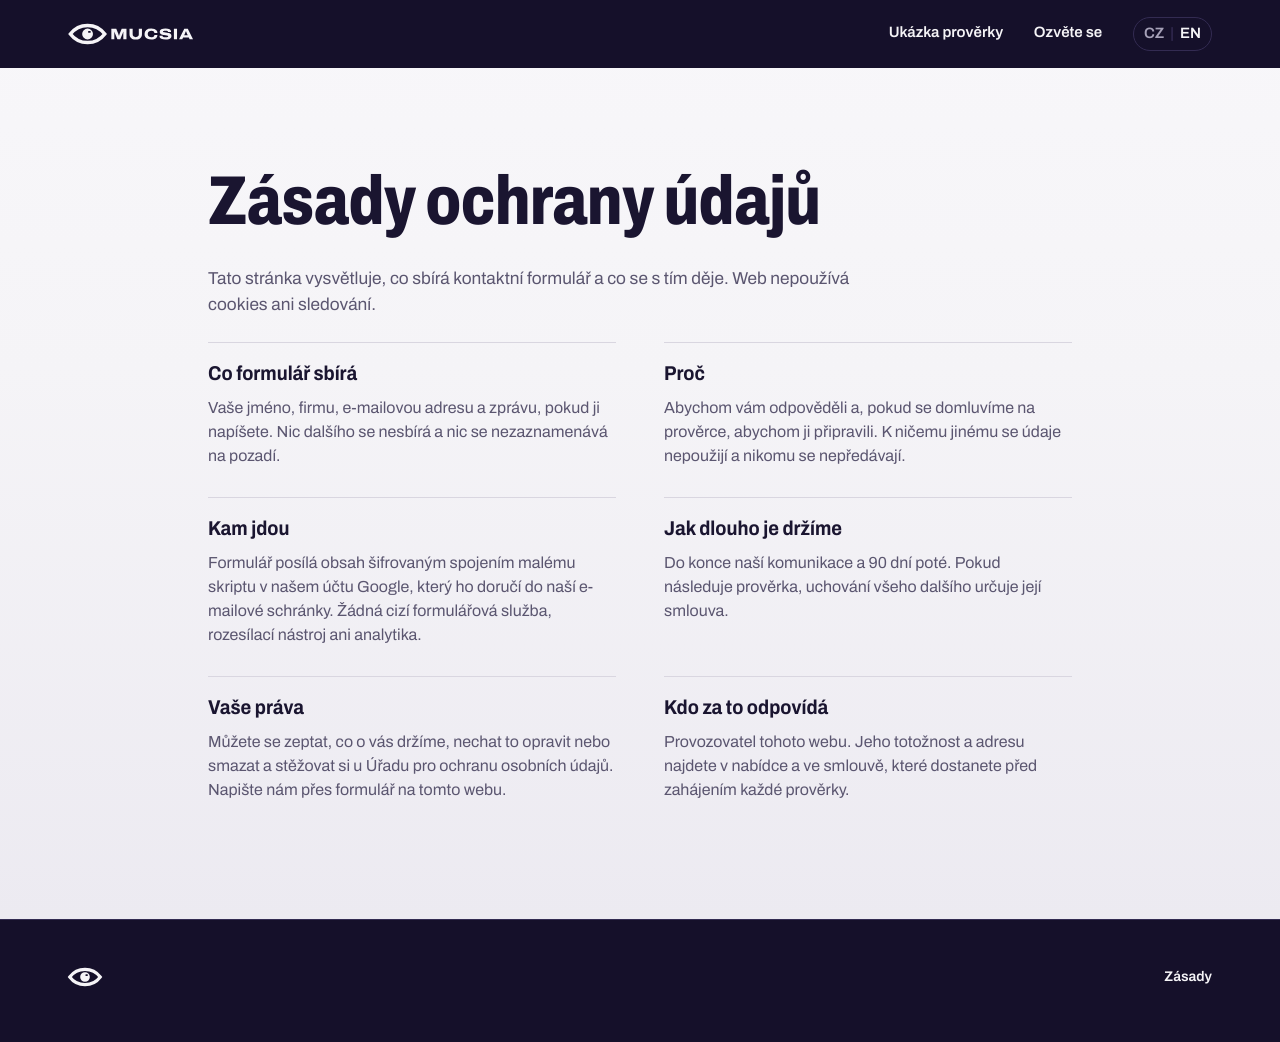
<file: cs/zasady/index.html>
<!doctype html>
<html lang="cs" data-lang="cs">
<head>
<meta charset="utf-8">
<meta name="viewport" content="width=device-width, initial-scale=1">
<title>Zásady ochrany údajů, MUCSIA</title>
<meta name="description" content="Co sbírá kontaktní formulář a co se s tím děje.">
<meta name="theme-color" content="#15102A">
<meta name="referrer" content="no-referrer">
<link rel="canonical" href="https://mucsia.github.io/cs/zasady/">
<link rel="alternate" hreflang="cs" href="https://mucsia.github.io/cs/zasady/">
<link rel="alternate" hreflang="en" href="https://mucsia.github.io/privacy/">
<link rel="alternate" hreflang="x-default" href="https://mucsia.github.io/privacy/">
<link rel="icon" href="../../static/img/mucsia-ikona.svg" type="image/svg+xml">
<link rel="preload" href="../../static/fonts/Archivo-w800-s80.woff2" as="font" type="font/woff2" crossorigin>
<link rel="preload" href="../../static/fonts/Archivo-w400-s100.woff2" as="font" type="font/woff2" crossorigin>
<script>document.documentElement.classList.add("js")</script>
<link rel="stylesheet" href="../../static/site.css?v=125f412758">
<meta property="og:site_name" content="MUCSIA">
<meta property="og:title" content="Zásady ochrany údajů, MUCSIA">
<meta property="og:description" content="Co sbírá kontaktní formulář a co se s tím děje.">
<meta property="og:type" content="website">
<meta property="og:url" content="https://mucsia.github.io/cs/zasady/">
<meta property="og:image" content="https://mucsia.github.io/static/img/og-cs.png">
<meta property="og:image:width" content="1200">
<meta property="og:image:height" content="630">
<meta property="og:image:alt" content="Najdeme vše, co by firmě mohlo ublížit.">
<meta name="twitter:card" content="summary_large_image">
<meta property="og:locale" content="cs_CZ">
<script type="application/ld+json">{"@context":"https://schema.org","@type":"WebSite","name":"MUCSIA","url":"https://mucsia.github.io/","description":"Najdeme v\u0161e, co by firm\u011b mohlo ubl\u00ed\u017eit. Zmapujeme, co o firm\u011b m\u016f\u017ee kdokoli vyhrabat a co by \u0161lo pou\u017e\u00edt proti n\u00ed, ve\u0159ejn\u011b i k vyd\u00edr\u00e1n\u00ed.","inLanguage":["en","cs"]}</script>
</head>
<body class="page-privacy" data-endpoint="https://script.google.com/macros/s/AKfycbyC8S4bYu0YB3Ecd74lqtt_q8-rhhxGx1HkHZWHa4JRrvprUl0z4QMQmnPhELnK0CI1/exec">
<a class="skip" href="#main">Přeskočit na obsah</a>
<header class="hdr" id="hdr">
  <div class="hdr-in">
    <a class="brand" href="../../cs/" aria-label="MUCSIA"><svg xmlns="http://www.w3.org/2000/svg" viewBox="-154.35 -1118.87 8083.50 1551.73"><defs></defs><g transform="translate(-123.48 -1577.8) scale(20.58)"><path d="M6 60 A67.5 67.5 0 0 1 114 60 A67.5 67.5 0 0 1 6 60 Z" fill="none" stroke="#F5F4F7" stroke-width="11" stroke-linejoin="miter"/><path d="M43 60 A17 17 0 1 0 77 60 A17 17 0 1 0 43 60 Z M62.7 50.2 H68.9 A0.8 0.8 0 0 1 69.7 51 V55.4 A0.8 0.8 0 0 1 68.9 56.2 H62.7 A0.8 0.8 0 0 1 61.9 55.4 V51 A0.8 0.8 0 0 1 62.7 50.2 Z" fill="#F5F4F7" fill-rule="evenodd"/></g><path d="M84.50048828125 0.0V-687.54345703125H403.10595703125L520.97705078125 -389.4326171875Q528.5205078125 -370.71533203125 538.118408203125 -342.7587890625Q547.71630859375 -314.80224609375 557.4990234375 -285.47607421875Q567.28173828125 -256.14990234375 574.564453125 -233.41064453125H581.564453125Q588.390625 -254.23681640625 597.945068359375 -282.06298828125Q607.49951171875 -309.88916015625 617.597412109375 -338.617431640625Q627.6953125 -367.345703125 635.6953125 -388.51953125L753.56640625 -687.54345703125H1063.36767578125V0.0H859.7392578125V-354.78515625Q859.7392578125 -376.1328125 860.2392578125 -402.02392578125Q860.7392578125 -427.9150390625 861.7392578125 -453.034423828125Q862.7392578125 -478.15380859375 863.19580078125 -496.41455078125H855.19580078125Q849.10888671875 -477.06689453125 840.293701171875 -450.904052734375Q831.478515625 -424.7412109375 822.663330078125 -399.121826171875Q813.84814453125 -373.50244140625 806.3046875 -354.78515625L662.23779296875 0.0H475.65234375L331.12890625 -354.78515625Q321.0419921875 -381.306640625 311.455078125 -408.2412109375Q301.8681640625 -435.17578125 294.552978515625 -458.47998046875Q287.23779296875 -481.7841796875 282.23779296875 -496.41455078125H274.23779296875Q275.23779296875 -482.24072265625 275.73779296875 -458.9365234375Q276.23779296875 -435.63232421875 276.73779296875 -408.69775390625Q277.23779296875 -381.76318359375 277.23779296875 -354.78515625V0.0Z M1661.9560546875 12.0Q1525.89111328125 12.0 1436.771728515625 -27.728271484375Q1347.65234375 -67.45654296875 1303.706787109375 -142.5869140625Q1259.76123046875 -217.71728515625 1259.76123046875 -323.6953125V-687.54345703125H1463.3896484375V-332.869140625Q1463.3896484375 -240.93408203125 1515.28125 -190.19482421875Q1567.1728515625 -139.45556640625 1661.9560546875 -139.45556640625Q1757.28271484375 -139.45556640625 1809.17431640625 -190.19482421875Q1861.06591796875 -240.93408203125 1861.06591796875 -332.869140625V-687.54345703125H2064.6943359375V-323.6953125Q2064.6943359375 -217.71728515625 2020.748779296875 -142.5869140625Q1976.80322265625 -67.45654296875 1887.640380859375 -27.728271484375Q1798.4775390625 12.0 1661.9560546875 12.0Z M2663.45654296875 12.0Q2519.02197265625 12.0 2422.84814453125 -28.5Q2326.67431640625 -69.0 2278.859130859375 -148.228271484375Q2231.0439453125 -227.45654296875 2231.0439453125 -344.0Q2231.0439453125 -514.54345703125 2341.76123046875 -607.04345703125Q2452.478515625 -699.54345703125 2664.0869140625 -699.54345703125Q2782.2607421875 -699.54345703125 2872.119384765625 -664.097900390625Q2961.97802734375 -628.65234375 3012.56494140625 -564.206787109375Q3063.15185546875 -499.76123046875 3063.15185546875 -412.3046875H2864.697265625Q2864.697265625 -454.6962890625 2839.1318359375 -485.207275390625Q2813.56640625 -515.71826171875 2767.80517578125 -532.1748046875Q2722.0439453125 -548.63134765625 2660.54345703125 -548.63134765625Q2589.23876953125 -548.63134765625 2539.9775390625 -524.489990234375Q2490.71630859375 -500.3486328125 2465.509521484375 -457.23974609375Q2440.302734375 -414.130859375 2440.302734375 -357.0V-332.0Q2440.302734375 -275.49951171875 2465.509521484375 -231.890625Q2490.71630859375 -188.28173828125 2539.390625 -163.596923828125Q2588.06494140625 -138.912109375 2658.28271484375 -138.912109375Q2724.41357421875 -138.912109375 2771.76171875 -154.596923828125Q2819.10986328125 -170.28173828125 2844.71875 -200.249267578125Q2870.32763671875 -230.216796875 2870.32763671875 -272.15185546875H3063.6083984375Q3063.6083984375 -187.23876953125 3014.880126953125 -123.06494140625Q2966.15185546875 -58.89111328125 2876.521484375 -23.445556640625Q2786.89111328125 12.0 2663.45654296875 12.0Z M3599.564453125 12.0Q3515.58642578125 12.0 3442.6953125 1.95654296875Q3369.80419921875 -8.0869140625 3315.0 -33.13037109375Q3260.19580078125 -58.173828125 3229.250244140625 -102.989013671875Q3198.3046875 -147.80419921875 3198.3046875 -216.80419921875Q3198.3046875 -218.80419921875 3198.3046875 -222.075927734375Q3198.3046875 -225.34765625 3199.3046875 -228.4345703125H3398.75927734375Q3397.75927734375 -224.4345703125 3397.531005859375 -220.021484375Q3397.302734375 -215.6083984375 3397.302734375 -210.7822265625Q3397.302734375 -180.32568359375 3420.49853515625 -162.727783203125Q3443.6943359375 -145.1298828125 3486.0859375 -138.031982421875Q3528.4775390625 -130.93408203125 3584.6083984375 -130.93408203125Q3608.173828125 -130.93408203125 3632.78271484375 -132.34716796875Q3657.3916015625 -133.76025390625 3680.315673828125 -137.401611328125Q3703.23974609375 -141.04296875 3721.47900390625 -147.869140625Q3739.71826171875 -154.6953125 3750.587890625 -165.47802734375Q3761.45751953125 -176.2607421875 3761.45751953125 -191.54345703125Q3761.45751953125 -213.19580078125 3738.5009765625 -225.706787109375Q3715.54443359375 -238.2177734375 3676.359619140625 -245.772216796875Q3637.1748046875 -253.32666015625 3588.533447265625 -259.23974609375Q3539.89208984375 -265.15283203125 3487.750732421875 -273.381103515625Q3435.609375 -281.609375 3386.968017578125 -296.109375Q3338.32666015625 -310.609375 3299.141845703125 -334.6962890625Q3259.95703125 -358.783203125 3237.00048828125 -396.641845703125Q3214.0439453125 -434.50048828125 3214.0439453125 -489.130859375Q3214.0439453125 -543.65234375 3241.663330078125 -583.36962890625Q3269.28271484375 -623.0869140625 3319.173828125 -648.858642578125Q3369.06494140625 -674.63037109375 3437.010498046875 -687.0869140625Q3504.9560546875 -699.54345703125 3585.06494140625 -699.54345703125Q3666.71728515625 -699.54345703125 3733.162841796875 -686.902099609375Q3799.6083984375 -674.2607421875 3847.314697265625 -648.80419921875Q3895.02099609375 -623.34765625 3920.683837890625 -584.673828125Q3946.3466796875 -546.0 3946.3466796875 -493.93505859375V-480.10888671875H3748.89208984375V-488.2177734375Q3748.89208984375 -509.130859375 3730.8701171875 -525.315673828125Q3712.84814453125 -541.50048828125 3678.36962890625 -551.228759765625Q3643.89111328125 -560.95703125 3594.6083984375 -560.95703125Q3535.6513671875 -560.95703125 3497.71630859375 -553.58740234375Q3459.78125 -546.2177734375 3441.770263671875 -533.43505859375Q3423.75927734375 -520.65234375 3423.75927734375 -505.45654296875Q3423.75927734375 -485.173828125 3446.7158203125 -473.34765625Q3469.67236328125 -461.521484375 3508.857177734375 -454.65185546875Q3548.0419921875 -447.7822265625 3596.683349609375 -441.869140625Q3645.32470703125 -435.9560546875 3697.466064453125 -427.771240234375Q3749.607421875 -419.58642578125 3798.248779296875 -405.858154296875Q3846.89013671875 -392.1298828125 3886.074951171875 -368.358154296875Q3925.259765625 -344.58642578125 3948.21630859375 -308.271240234375Q3971.1728515625 -271.9560546875 3971.1728515625 -218.869140625Q3971.1728515625 -136.15185546875 3923.270751953125 -85.206298828125Q3875.36865234375 -34.2607421875 3791.466552734375 -11.13037109375Q3707.564453125 12.0 3599.564453125 12.0Z M4129.50048828125 0.0V-687.54345703125H4333.12890625V0.0Z M4463.3046875 0.0 4801.32666015625 -687.54345703125H5027.67236328125L5365.6943359375 0.0H5145.435546875L5093.478515625 -110.1748046875H4724.5205078125L4673.10693359375 0.0ZM4792.67236328125 -259.2607421875H5025.32666015625L4962.71728515625 -399.0009765625Q4958.80419921875 -408.37060546875 4951.749755859375 -425.52294921875Q4944.6953125 -442.67529296875 4937.097412109375 -462.186279296875Q4929.49951171875 -481.697265625 4923.08642578125 -498.468994140625Q4916.67333984375 -515.24072265625 4913.49951171875 -523.3056640625H4906.04296875Q4898.67333984375 -504.93603515625 4889.075439453125 -481.10986328125Q4879.4775390625 -457.28369140625 4870.60791015625 -434.9140625Q4861.73828125 -412.54443359375 4855.28173828125 -398.54443359375Z" transform="translate(2563.46 0)" fill="#F5F4F7"/></svg></a>
    <nav class="nav" aria-label="Hlavní">
      <a href="../../cs/ukazka/">Ukázka prověrky</a>
      <a class="nav-cta" href="../../cs/kontakt/">Ozvěte se</a>
      <a class="lang" href="../../privacy/" hreflang="en" lang="en" aria-label="English"><span class="cur">CZ</span><span class="sep" aria-hidden="true">|</span><span>EN</span></a>
    </nav>
  </div>
</header>
<main id="main">
<section class="paper doc">
  <div class="doc-in">
    <h1 class="h-xl">Zásady ochrany údajů</h1>
    <p class="lead">Tato stránka vysvětluje, co sbírá kontaktní formulář a co se s tím děje. Web nepoužívá cookies ani sledování.</p>
    <div class="doc-grid">
      <section class="doc-sec">
        <h2>Co formulář sbírá</h2>
        <p>Vaše jméno, firmu, e-mailovou adresu a zprávu, pokud ji napíšete. Nic dalšího se nesbírá a nic se nezaznamenává na pozadí.</p>
      </section>
      <section class="doc-sec">
        <h2>Proč</h2>
        <p>Abychom vám odpověděli a, pokud se domluvíme na prověrce, abychom ji připravili. K ničemu jinému se údaje nepoužijí a nikomu se nepředávají.</p>
      </section>
      <section class="doc-sec">
        <h2>Kam jdou</h2>
        <p>Formulář posílá obsah šifrovaným spojením malému skriptu v našem účtu Google, který ho doručí do naší e-mailové schránky. Žádná cizí formulářová služba, rozesílací nástroj ani analytika.</p>
      </section>
      <section class="doc-sec">
        <h2>Jak dlouho je držíme</h2>
        <p>Do konce naší komunikace a 90 dní poté. Pokud následuje prověrka, uchování všeho dalšího určuje její smlouva.</p>
      </section>
      <section class="doc-sec">
        <h2>Vaše práva</h2>
        <p>Můžete se zeptat, co o vás držíme, nechat to opravit nebo smazat a stěžovat si u Úřadu pro ochranu osobních údajů. Napište nám přes formulář na tomto webu.</p>
      </section>
      <section class="doc-sec">
        <h2>Kdo za to odpovídá</h2>
        <p>Provozovatel tohoto webu. Jeho totožnost a adresu najdete v nabídce a ve smlouvě, které dostanete před zahájením každé prověrky.</p>
      </section>
    </div>
  </div>
</section>
</main>
<footer class="ftr">
  <div class="ftr-in">
    <div class="ftr-mark"><svg xmlns="http://www.w3.org/2000/svg" viewBox="0 0 120 120"><defs></defs><path d="M6 60 A67.5 67.5 0 0 1 114 60 A67.5 67.5 0 0 1 6 60 Z" fill="none" stroke="#F5F4F7" stroke-width="11" stroke-linejoin="miter"/><path d="M43 60 A17 17 0 1 0 77 60 A17 17 0 1 0 43 60 Z M62.7 50.2 H68.9 A0.8 0.8 0 0 1 69.7 51 V55.4 A0.8 0.8 0 0 1 68.9 56.2 H62.7 A0.8 0.8 0 0 1 61.9 55.4 V51 A0.8 0.8 0 0 1 62.7 50.2 Z" fill="#F5F4F7" fill-rule="evenodd"/></svg></div>
    <nav class="ftr-nav" aria-label="Patička">
      <a href="../../cs/zasady/">Zásady</a>
    </nav>
  </div>
</footer>
<script src="../../static/site.js?v=1ad4d0d55c" defer></script>
</body>
</html>
</file>
<file: static/site.css>
/* MUCSIA - web. Jedna rodina písma (Archivo), barva vždy znamená teplo. */
@font-face { font-family: "Archivo"; src: url("fonts/Archivo-w400-s100.woff2") format("woff2"); font-weight: 400; font-stretch: 100%; font-display: swap; }
@font-face { font-family: "Archivo"; src: url("fonts/Archivo-w500-s100.woff2") format("woff2"); font-weight: 500; font-stretch: 100%; font-display: swap; }
@font-face { font-family: "Archivo"; src: url("fonts/Archivo-w600-s100.woff2") format("woff2"); font-weight: 600; font-stretch: 100%; font-display: swap; }
@font-face { font-family: "Archivo"; src: url("fonts/Archivo-w700-s90.woff2") format("woff2"); font-weight: 700; font-stretch: 90%; font-display: swap; }
@font-face { font-family: "Archivo"; src: url("fonts/Archivo-w800-s80.woff2") format("woff2"); font-weight: 800; font-stretch: 80%; font-display: swap; }
@font-face { font-family: "Archivo"; src: url("fonts/Archivo-w800-s90.woff2") format("woff2"); font-weight: 800; font-stretch: 90%; font-display: swap; }

:root {
  --chlad: #15102A; --chlad-2: #1E1838; --inkoust: #1A1530; --grafit: #5B5670; --mlha: #A6A1B8;
  --linka: #D9D6E0; --linka-tma: #332B52; --papir: #F5F4F7; --papir-2: #ECEAF1;
  --t0: #241A4F; --t1: #4B1F7E; --t2: #8A2387; --t3: #C7306B; --t4: #F0543A; --t5: #FF9A1F; --t6: #FFD84D; --t7: #FFF7DA;
  --sum: #9C97AE;
  --font: "Archivo", "Helvetica Neue", Arial, sans-serif;
  --gutter: clamp(16px, 4vw, 48px);
  --maxw: 1240px;
  --hdr: 68px;
  --ease: cubic-bezier(.2, .7, .2, 1);
  --pop: cubic-bezier(.2, 1.1, .3, 1);
  --r-s: 8px; --r-m: 14px; --r-l: 20px;
}
*, *::before, *::after { box-sizing: border-box; }
html { cursor: url("img/cursor-eye-32.png") 16 16, auto; cursor: -webkit-image-set(url("img/cursor-eye-32.png") 1x, url("img/cursor-eye-64.png") 2x) 16 16, auto; cursor: image-set(url("img/cursor-eye-32.png") 1x, url("img/cursor-eye-64.png") 2x) 16 16, auto; }
a, button, label, summary, .chip span, .fcard, .rm-tag, .rep-chapters li { cursor: inherit; }
input[type="text"], input[type="email"], textarea { cursor: text; }
html { scroll-behavior: smooth; -webkit-text-size-adjust: 100%; }
body { margin: 0; font-family: var(--font); font-size: 17px; line-height: 1.5; color: var(--papir); background: var(--chlad); font-synthesis: none; font-kerning: normal; text-rendering: geometricPrecision; }
[lang="cs"] { quotes: "„" "“"; }
[lang="en"] { quotes: "“" "”"; }
img, svg { display: block; max-width: 100%; }
section[id] { scroll-margin-top: var(--hdr); }
a { color: inherit; }
button { font: inherit; color: inherit; }
.tnum { font-variant-numeric: tabular-nums; }
:focus-visible { outline: 2px solid var(--t6); outline-offset: 3px; }
.skip { position: absolute; left: -999px; top: 8px; z-index: 100; background: var(--papir); color: var(--inkoust); padding: 8px 12px; }
.skip:focus { left: 8px; }
.hp { position: absolute; left: -9999px; width: 1px; height: 1px; opacity: 0; }

/* ---------- typografie ---------- */
.hero-h { font-weight: 800; font-stretch: 80%; font-size: clamp(46px, 7.2vw, 104px); line-height: 1.04; letter-spacing: -.012em; margin: 0 0 .35em; text-wrap: balance; }
.h-xl { font-weight: 800; font-stretch: 80%; font-size: clamp(38px, 5.4vw, 74px); line-height: 1.08; letter-spacing: -.01em; margin: 0 0 .4em; text-wrap: balance; }
.h-l { font-weight: 800; font-stretch: 80%; font-size: clamp(32px, 4.2vw, 56px); line-height: 1.1; letter-spacing: -.01em; margin: 0 0 .5em; text-wrap: balance; }
.h-m { font-weight: 800; font-stretch: 80%; font-size: clamp(26px, 3vw, 38px); line-height: 1.12; margin: 0 0 .4em; text-wrap: balance; }
.lead { font-size: clamp(17px, 1.35vw, 20px); line-height: 1.5; max-width: 40em; margin: 0 0 1.4em; }
.dark .lead, .contact .lead, .hero-sub { color: var(--mlha); }
.paper .lead { color: var(--grafit); }
.lead-s { color: var(--grafit); margin: 0 0 1em; }
p { margin: 0 0 1em; }

/* ---------- pásy ---------- */
.dark { position: relative; background: var(--chlad); color: var(--papir); overflow: hidden; overflow: clip; }
.paper { position: relative; background: linear-gradient(180deg, #F8F7FA 0%, var(--papir) 40%, var(--papir-2) 100%); color: var(--inkoust); }
.dark::after, .contact::after { content: ""; position: absolute; inset: -25%; z-index: 0; pointer-events: none; background: radial-gradient(38% 46% at 22% 32%, rgba(138, 35, 135, .42), transparent 70%), radial-gradient(34% 44% at 80% 68%, rgba(240, 84, 58, .26), transparent 70%), radial-gradient(30% 42% at 58% 18%, rgba(75, 31, 126, .55), transparent 70%), radial-gradient(26% 34% at 40% 85%, rgba(255, 154, 31, .14), transparent 70%); filter: blur(46px); animation: drift 28s ease-in-out infinite alternate; }
@keyframes drift { from { transform: translate3d(-4%, -3%, 0) scale(1) rotate(0deg); } to { transform: translate3d(4%, 5%, 0) scale(1.15) rotate(6deg); } }
.sec-in { position: relative; z-index: 2; max-width: var(--maxw); margin: 0 auto; padding: clamp(64px, 9vw, 128px) var(--gutter); }
.grain { position: absolute; inset: 0; background-image: url("img/grain.png"); background-size: 256px; opacity: .08; pointer-events: none; z-index: 1; }

/* ---------- tlačítka ---------- */
.btn { display: inline-block; padding: 15px 26px; border-radius: 12px; font-weight: 600; font-size: 16px; line-height: 1.2; text-decoration: none; border: 1.5px solid transparent; cursor: pointer; transition: background-color .18s, color .18s, border-color .18s, transform .18s, box-shadow .18s; }
.btn:hover { transform: translateY(-1px); }
.btn:active { transform: translateY(1px); }
.btn-light { background: var(--papir); color: var(--inkoust); border-color: var(--papir); }
.btn-light:hover { background: var(--t6); border-color: var(--t6); box-shadow: 0 8px 28px rgba(255, 216, 77, .22); }
.btn-ghost { background: transparent; color: var(--papir); border-color: rgba(245, 244, 247, .5); }
.btn-ghost:hover { border-color: var(--t6); color: var(--t6); }
.paper .btn-ghost, .dlg .btn-ghost { color: var(--inkoust); border-color: var(--linka-tma); }
.paper .btn-ghost:hover, .dlg .btn-ghost:hover { border-color: var(--t3); color: var(--t3); }
.btn-dark { background: var(--inkoust); color: var(--papir); border-color: var(--inkoust); }
.btn-dark:hover { background: var(--t3); border-color: var(--t3); }
button.btn-ghost { padding: 10px 16px; border-radius: 10px; border: 1.5px solid rgba(245, 244, 247, .5); background: transparent; cursor: pointer; font-weight: 600; font-size: 14px; transition: border-color .18s, color .18s; }

/* ---------- hlavička ---------- */
.hdr { position: fixed; top: 0; left: 0; right: 0; z-index: 50; height: var(--hdr); transition: background-color .25s, box-shadow .25s; }
.page-privacy .hdr, .page-404 .hdr { background: var(--chlad); }
.hdr.scrolled { background: rgba(21, 16, 42, .9); backdrop-filter: blur(10px); -webkit-backdrop-filter: blur(10px); box-shadow: 0 1px 0 var(--linka-tma); }
.hdr-in { max-width: var(--maxw); margin: 0 auto; padding: 0 var(--gutter); height: 100%; display: flex; align-items: center; justify-content: space-between; gap: 24px; }
.brand svg { height: 24px; width: auto; overflow: visible; }
.nav { display: flex; align-items: center; gap: clamp(14px, 2.4vw, 32px); }
.nav a { color: var(--papir); text-decoration: none; font-weight: 600; font-size: 15px; padding: 6px 0; border-bottom: 1.5px solid transparent; transition: color .18s, border-color .18s; }
.nav a:hover, .nav a[aria-current] { border-color: var(--t6); }
.nav .lang { display: inline-flex; gap: 6px; font-variant-numeric: tabular-nums; padding: 5px 10px; border-radius: 20px; border: 1px solid var(--linka-tma); }
.nav .lang .cur { color: var(--mlha); }
.nav .lang .sep { color: var(--linka-tma); }
.nav .lang:hover { border-color: var(--t6); }
.nav .lang:hover span:last-child { color: var(--t6); }

/* ---------- 1 úvod ---------- */
.hero { position: relative; min-height: 100svh; overflow: hidden; background: var(--chlad); display: flex; align-items: center; }
.hero-art { position: absolute; top: 0; bottom: 0; left: 18vw; width: 100vw; z-index: 0; }
.hero-art svg { width: 100%; height: 100%; }
.hero::before { content: ""; position: absolute; inset: 0; z-index: 1; background: linear-gradient(90deg, rgba(21, 16, 42, .78) 0%, rgba(21, 16, 42, .5) 28%, rgba(21, 16, 42, 0) 52%); pointer-events: none; }
.hero::after { content: ""; position: absolute; left: 0; right: 0; bottom: 0; height: 22%; z-index: 1; background: linear-gradient(180deg, rgba(21, 16, 42, 0), var(--chlad)); pointer-events: none; }
.hero .grain { z-index: 2; opacity: .13; }
.eye-body { transform-box: fill-box; transform-origin: center; transition: transform 1.4s var(--ease); }
.js .hero:not(.ready) .eye-body { transform: scaleY(.03); }
.eye-body .iso, .eye-body .iris, .eye-body .pupil { transition: fill .9s ease; }
.js .hero:not(.ready) .iso, .js .hero:not(.ready) .iris, .js .hero:not(.ready) .pupil { fill: #1B1440; }
.eye-body .pupil { transition-delay: .5s; } .eye-body .iris-2 { transition-delay: .6s; } .eye-body .iris-1 { transition-delay: .7s; } .eye-body .iris-0 { transition-delay: .8s; }
.eye-body .iso-0 { transition-delay: .9s; } .eye-body .iso-1 { transition-delay: 1s; } .eye-body .iso-2 { transition-delay: 1.1s; } .eye-body .iso-3 { transition-delay: 1.2s; } .eye-body .iso-4 { transition-delay: 1.3s; } .eye-body .iso-5 { transition-delay: 1.4s; } .eye-body .iso-6 { transition-delay: 1.5s; } .eye-body .iso-7 { transition-delay: 1.6s; } .eye-body .iso-8 { transition-delay: 1.7s; }

.hero-in { position: relative; z-index: 5; max-width: var(--maxw); width: 100%; margin: 0 auto; padding: calc(var(--hdr) + 6vh) var(--gutter) 10vh; }
.hero-h { max-width: 11.5ch; }
.hero-sub { max-width: 34em; font-size: clamp(17px, 1.4vw, 20px); margin-bottom: 2em; }
.hero-cta { display: flex; flex-wrap: wrap; gap: 14px; }

/* ---------- 2 konzole ---------- */
.con { --fc-full: 124; --fc-struck: 148; --fc-mini: 46; --fc-gap: 10; display: grid; grid-template-columns: minmax(260px, 320px) minmax(0, 1fr); gap: clamp(32px, 5vw, 72px); align-items: start; }
.con-layers { list-style: none; margin: 0 0 28px; padding: 0; }
.con-layers li { display: flex; align-items: center; gap: 12px; padding: 7px 0; color: var(--mlha); font-size: 15px; border-bottom: 1px solid var(--linka-tma); transition: color .4s; }
.con-layers li i { width: 10px; height: 10px; border-radius: 50%; flex: none; background: var(--t0); border: 1px solid var(--linka-tma); transition: background-color .4s, box-shadow .4s; }
.con-layers li.lit { color: var(--papir); }
.con-layers li.lit i { background: var(--t5); border-color: var(--t5); box-shadow: 0 0 10px rgba(255, 154, 31, .55); }
.con-layers li.scan { color: var(--papir); }
.con-layers li.scan i { border-color: var(--t5); animation: scan-dot 1.1s ease-in-out infinite; }
@keyframes scan-dot { 50% { background: rgba(255, 154, 31, .45); box-shadow: 0 0 0 4px rgba(255, 154, 31, .14); } }
.con-counters { display: grid; gap: 14px; }
.cnt b { display: block; font-size: 40px; font-weight: 800; font-stretch: 90%; line-height: 1; color: var(--papir); }
.cnt span { font-size: 13px; color: var(--mlha); }
.cnt .cnt-note { display: block; margin-top: 4px; font-size: 14px; color: var(--t6); min-height: 1.4em; }
.con-right { position: relative; min-height: 400px; }
.con-stage { position: relative; height: 570px; overflow: hidden; overflow-x: clip; overflow-y: visible; }
.fc { position: absolute; left: 0; right: 200px; height: calc(var(--fc-full) * 1px); overflow: hidden; margin: 0; background: var(--papir); color: var(--inkoust); border-radius: var(--r-m); padding: 14px 16px 12px; box-shadow: 0 12px 30px rgba(0, 0, 0, .35); opacity: 0; transform: translateX(40px); transition: transform .5s var(--ease), opacity .35s, height .4s var(--ease), padding .4s var(--ease); will-change: transform; }
.fc.struck { height: calc(var(--fc-struck) * 1px); }
/* starší nálezy se složí do řádku: kategorie + věta, nic nemizí */
.fc.mini { height: calc(var(--fc-mini) * 1px); padding: 11px 16px; display: flex; align-items: center; gap: 12px; box-shadow: 0 6px 16px rgba(0, 0, 0, .28); }
.fc.mini header { margin: 0; flex: none; }
.fc.mini .fc-find, .fc.mini .fc-ev, .fc.mini .fc-reason, .fc.mini.struck .fc-reason { display: none; }
.fc.mini .fc-attack { margin: 0; flex: 1; min-width: 0; font-size: 14.5px; color: var(--grafit); -webkit-line-clamp: 1; }
.fc.in { opacity: 1; transform: translateY(var(--y, 0px)); z-index: calc(20 - var(--pos)); }
/* závěr: nálezy jeden po druhém vletí do reportu (zmenší se na stránku a zapadnou pod obálku) */
.fc.fly { opacity: 0; transform: translate(var(--fx), var(--fy)) scale(var(--fs, .25)) rotate(-4deg); z-index: 30; transition: transform .75s cubic-bezier(.5, 0, .2, 1) var(--fd, 0ms), opacity .2s linear calc(var(--fd, 0ms) + .6s), height .3s var(--fd, 0ms); }
.fc header { display: flex; justify-content: space-between; align-items: center; gap: 10px; margin-bottom: 8px; }
.fc-cat { font-size: 12px; font-weight: 700; color: var(--inkoust); background: var(--papir-2); padding: 3px 9px; border-radius: 7px; }
.fc-find { display: inline-flex; align-items: center; gap: 3px; font-size: 12px; font-weight: 600; color: var(--grafit); }
.fc-find i { width: 4px; height: 10px; border-radius: 2px; background: var(--linka); }
.fc-find i:nth-child(3) { margin-right: 6px; }
.f-minute i { background: var(--t5); }
.f-hour i:nth-child(-n+2) { background: var(--t3); }
.f-day i:nth-child(1) { background: var(--t1); }
.fc-attack { font-size: 17px; font-weight: 500; line-height: 1.35; margin: 0 0 10px; display: -webkit-box; -webkit-line-clamp: 2; -webkit-box-orient: vertical; overflow: hidden; }
.fc-attack::before { content: open-quote; } .fc-attack::after { content: close-quote; }
.fc-reason { display: none; font-size: 13px; font-weight: 700; color: var(--t3); margin: -6px 0 10px; }
.fc.struck .fc-attack { text-decoration: line-through; color: var(--grafit); }
.fc.struck .fc-reason { display: block; }
.fc-ev { display: flex; flex-wrap: wrap; gap: 4px 12px; font-size: 12px; color: var(--grafit); }
.fc-evl { font-weight: 700; color: var(--inkoust); }
.con-report { position: absolute; right: 0; top: 0; width: 176px; opacity: 0; transform: translateY(14px) scale(.96); transition: opacity .5s, transform .5s var(--ease); z-index: 25; }
.con-report.show { opacity: 1; transform: none; }
.con-report.got { animation: rep-bump .3s var(--ease); }
.con-report.closed { transform: translate(var(--cx, 0px), var(--cy, 0px)) scale(1.35); transition: transform .9s var(--ease), opacity .5s; }
@keyframes rep-bump { 40% { transform: scale(1.04); } }
.rep-cover { position: relative; z-index: 2; width: 100%; aspect-ratio: 3 / 4; border-radius: 12px; background: var(--chlad-2); border: 1px solid var(--linka-tma); padding: 16px; display: flex; flex-direction: column; justify-content: space-between; overflow: hidden; box-shadow: 0 18px 40px rgba(0, 0, 0, .45); transition: box-shadow .5s, border-color .5s; }
.con-report.closed .rep-cover { border-color: var(--t4); box-shadow: 0 0 0 1px var(--t4), 0 18px 44px rgba(240, 84, 58, .3); }
.con-report.closed .rep-txt span { color: var(--t5); }
/* stoh listů za obálkou: s každým nálezem přibude list, stoh roste vpravo dolů */
.rep-stack { position: absolute; left: 0; top: 0; width: 100%; aspect-ratio: 3 / 4; z-index: 1; pointer-events: none; }
.rep-stack i { position: absolute; inset: 0; border-radius: 12px; background: var(--papir); border: 1px solid var(--linka); box-shadow: 0 2px 4px rgba(0, 0, 0, .25); opacity: 0; transition: opacity .25s, transform .4s var(--pop); }
.rep-stack i.on { opacity: 1; transform: translate(calc((var(--k) + 1) * 3px), calc((var(--k) + 1) * 3px)); }
.con.reset .fc, .con.reset .rep-stack i, .con.reset .con-report, .con.reset .rep-cover { transition: none !important; }
.rep-mark svg { width: 44px; overflow: visible; }
.rep-txt b { display: block; font-weight: 800; font-stretch: 80%; font-size: 22px; }
.rep-txt span { font-size: 12px; color: var(--mlha); }
/* ---------- 3 report ----------
   Základ (mobil, omezený pohyb, bez JS): stránky pod sebou, grafika se přehraje při vjezdu.
   .rep-scrolly (desktop, zapíná site.js): připnutý stoh stránek; transform, opacity, --f a --shade
   nastavuje skript podle posunu, takže každý krok kolečka něco pohne a zpět se přehrává pozpátku. */
.sec-report { background: var(--papir); }
.rep-sticky { max-width: var(--maxw); margin: 0 auto; padding: clamp(64px, 9vw, 128px) var(--gutter) 24px; }
.rep-left .lead { margin-bottom: 1em; }
.rep-chapters { display: none; list-style: none; padding: 0; margin: 12px 0 0; position: relative; border-left: 2px solid var(--linka); --rp: 0%; }
.rep-chapters::before { content: ""; position: absolute; left: -2px; top: 0; width: 2px; height: var(--rp); background: linear-gradient(180deg, var(--t4), var(--t2)); }
.rep-chapters li { position: relative; padding: 7px 0 7px 22px; }
.rep-chapters li i { position: absolute; left: -7px; top: 13px; width: 12px; height: 12px; border-radius: 50%; background: var(--papir); border: 2px solid var(--linka); transition: background-color .3s, border-color .3s, box-shadow .3s; }
.rep-chapters li b { display: block; font-weight: 700; font-stretch: 90%; font-size: 16px; color: var(--grafit); transition: color .3s; }
.rep-chapters li span { display: none; font-size: 15px; line-height: 1.45; color: var(--grafit); margin-top: 4px; max-width: 30em; }
.rep-chapters li:hover b { color: var(--inkoust); }
.rep-chapters li.active b { color: var(--inkoust); font-size: 19px; }
.rep-chapters li.active span { display: block; animation: pop .35s var(--ease); }
.rep-chapters li.active i { background: var(--t4); border-color: var(--t4); box-shadow: 0 0 0 5px rgba(240, 84, 58, .18); }
.rep-chapters li.done i { background: var(--t2); border-color: var(--t2); }
.rep-chapters li:focus-visible { outline-offset: -2px; border-radius: var(--r-s); }
.rep-right { position: relative; max-width: 880px; margin-top: 8px; }
.rep-pages { display: grid; gap: 20px; }
.rep-page { position: relative; display: flex; flex-direction: column; overflow: hidden; border-radius: var(--r-l); background: var(--papir); border: 1px solid var(--linka); box-shadow: 0 30px 70px rgba(26, 21, 48, .14), 0 2px 8px rgba(26, 21, 48, .06); padding: clamp(20px, 3vw, 40px); }
.rep-page::before { content: ""; position: absolute; top: 0; bottom: 0; left: 0; width: 6px; background: linear-gradient(90deg, rgba(26, 21, 48, .12), transparent); }
.rp-dark { background: var(--chlad); color: var(--papir); border-color: var(--linka-tma); }
.rp-head { display: block; }
.rp-head h3 { font-size: clamp(26px, 3vw, 38px); font-weight: 800; font-stretch: 80%; color: var(--inkoust); margin: 0 0 .3em; }
.rp-head p { color: var(--grafit); margin: 0 0 16px; }
.rp-dark .rp-head h3 { color: var(--papir); }
.rp-dark .rp-head p { color: var(--mlha); }
.rep-foot { display: none; align-items: center; justify-content: space-between; gap: 16px; margin-top: 18px; max-width: 30em; }
.rep-foot .scrub-hint { margin: 0; color: var(--t3); }
.rep-foot .scrub-hint i { border-color: var(--t3); }
.rep-foot .scrub-hint i::after { background: var(--t3); }
.rep-skip { font-size: 14px; font-weight: 600; color: var(--grafit); text-decoration: underline; text-decoration-color: var(--linka); text-underline-offset: 4px; transition: color .2s, text-decoration-color .2s; }
.rep-skip:hover { color: var(--inkoust); text-decoration-color: var(--t4); }
.scrub-hint { display: flex; align-items: center; gap: 10px; font-size: 13px; font-weight: 600; transition: opacity .4s; }
.scrub-hint i { width: 14px; height: 22px; border: 1.5px solid; border-radius: 8px; position: relative; flex: none; }
.scrub-hint i::after { content: ""; position: absolute; left: 50%; top: 5px; width: 2px; height: 5px; margin-left: -1px; border-radius: 1px; animation: wheel 1.4s ease-in-out infinite; }
.scrub-hint.done { opacity: 0; }
@keyframes wheel { 50% { transform: translateY(6px); opacity: .4; } }

.rep-scrolly .rep-track { position: relative; height: 480vh; }
.rep-scrolly .rep-sticky { position: sticky; top: var(--hdr); height: calc(100vh - var(--hdr)); display: grid; grid-template-columns: minmax(0, .85fr) minmax(0, 1.3fr); gap: clamp(32px, 4vw, 64px); padding: 24px var(--gutter); align-items: center; }
.rep-scrolly .rep-chapters { display: block; }
.rep-scrolly .rep-foot { display: flex; }
.rep-scrolly .rep-right { height: min(66vh, 600px); max-width: none; margin: 0; }
.rep-scrolly .rep-pages { display: block; height: 100%; }
.rep-scrolly .rep-page { position: absolute; inset: 0; transform-origin: 50% 0; backface-visibility: hidden; will-change: transform, opacity; pointer-events: none; --f: 0; --shade: 0; }
.rep-scrolly .rep-page.on { pointer-events: auto; }
.rep-scrolly .rep-page::after { content: ""; position: absolute; inset: 0; z-index: 3; border-radius: inherit; background: var(--inkoust); opacity: var(--shade); pointer-events: none; }
.rep-scrolly .rp-head h3 { font-size: 14px; font-weight: 700; font-stretch: 90%; color: var(--grafit); margin: 0; padding-bottom: 10px; border-bottom: 1px solid var(--linka); }
.rep-scrolly .rp-head p { display: none; }
.rep-scrolly .rp-dark .rp-head h3 { color: var(--mlha); border-color: var(--linka-tma); }
/* grafika ve stohu: prvek se ukáže mezi --at a --at + --sp průběhu stránky (--f) */
.d1 { --at: .06; } .d2 { --at: .12; } .d3 { --at: .18; } .d4 { --at: .24; } .d5 { --at: .30; } .d6 { --at: .36; } .d7 { --at: .42; } .d8 { --at: .48; } .d9 { --at: .56; } .d10 { --at: .64; }
.e1 { --at: .08; } .e2 { --at: .16; } .e3 { --at: .24; } .e4 { --at: .32; } .e5 { --at: .40; } .e6 { --at: .48; } .e7 { --at: .56; }
.rep-scrolly .fig .pop, .rep-scrolly .fig .draw, .rep-scrolly .fig .stamp, .rep-scrolly .fig .cbar, .rep-scrolly .fig .worst { animation: none !important; transition: none; --k: clamp(0, (var(--f) - var(--at, 0)) / var(--sp, .2), 1); }
.rep-scrolly .fig .pop { opacity: var(--k); transform: translateY(calc((1 - var(--k)) * 8px)); }
.rep-scrolly .fig .draw { --sp: .3; stroke-dashoffset: calc((1 - var(--k)) * 700px); }
.rep-scrolly .fig .worst { --at: .62; --sp: .3; stroke-dashoffset: calc((1 - var(--k)) * 900px); }
.rep-scrolly .fig .cbar { --at: calc(.08 + var(--i) * .018); transform: scaleY(var(--k)); }
.rep-scrolly .fig .stamp { opacity: var(--k); transform: scale(calc(1.7 - .7 * var(--k))) rotate(calc(-10deg + 4deg * var(--k))); }
.rep-scrolly .fig .on-path { transition: none; --k: clamp(0, (var(--f) - .84) / .12, 1); stroke: color-mix(in srgb, var(--t4) calc(var(--k) * 100%), var(--inkoust)); fill: color-mix(in srgb, #FDE3DC calc(var(--k) * 100%), var(--papir-2)); }
.rep-scrolly .rp-riskmap .rm-grid { transition: none; --k: clamp(0, var(--f) / .35, 1); opacity: var(--k); transform: perspective(1200px) rotateX(calc((1 - var(--k)) * 14deg)) translateY(calc((1 - var(--k)) * 24px)); }
.rep-scrolly .rp-riskmap .rm-tag { transition: box-shadow .2s; --k: clamp(0, (var(--f) - var(--at, .4)) / .22, 1); opacity: var(--k); transform: translate(calc(var(--dx) * 30px * (1 - var(--k))), calc((var(--dy) * 30px - 40px) * (1 - var(--k)))) scale(calc(.7 + .3 * var(--k))); }
.rep-scrolly .rp-riskmap .rm-tag:hover { transform: translateY(-3px); box-shadow: 0 10px 22px rgba(0, 0, 0, .45); }
.rep-scrolly .rp-riskmap .rm-cell:nth-child(7) { --at: .44; } .rep-scrolly .rp-riskmap .rm-cell:nth-child(8) { --at: .48; } .rep-scrolly .rp-riskmap .rm-cell:nth-child(9) { --at: .52; } .rep-scrolly .rp-riskmap .rm-cell:nth-child(10) { --at: .56; } .rep-scrolly .rp-riskmap .rm-cell:nth-child(11) { --at: .60; } .rep-scrolly .rp-riskmap .rm-cell:nth-child(12) { --at: .64; } .rep-scrolly .rp-riskmap .rm-cell:nth-child(13) { --at: .68; } .rep-scrolly .rp-riskmap .rm-cell:nth-child(14) { --at: .72; }
.rp-num { position: absolute; right: 16px; bottom: 12px; font-size: 12px; font-weight: 600; color: var(--grafit); }
.rp-dark .rp-num { color: var(--mlha); }
.rp-fig { margin: 0; flex: 1; display: flex; align-items: center; justify-content: center; min-height: 0; }
.rp-fig .fig { max-height: 100%; }
.rp-riskmap .rp-fig { align-items: stretch; }
.rp-riskmap .rm { margin-top: 0; width: 100%; grid-template-columns: 22px 116px minmax(0, 1fr); gap: 10px 12px; }
.rp-riskmap .rm-cell { padding: 8px; gap: 5px; }
.rp-riskmap .rm-rowlab { font-size: 14px; }
.fig { width: 100%; height: auto; font-family: inherit; }
.fig text { font-family: inherit; }
.fig .lbl { font-size: 13px; font-weight: 600; fill: var(--grafit); }
.fig .q { font-size: 15px; font-weight: 500; fill: var(--inkoust); }
.fig .q.s { font-size: 13.5px; }
.fig .hotq { fill: var(--inkoust); font-weight: 700; }
.fig .nl { font-size: 14px; font-weight: 700; fill: var(--inkoust); }
.fig .pl { font-size: 12px; font-weight: 600; fill: var(--inkoust); }
.rp-money .fig .pl { font-size: 10.5px; }
.fig .big { font-size: 34px; font-weight: 800; fill: var(--t3); }
.fig .doc { fill: var(--papir-2); stroke: var(--linka); }
.fig .doc.note { fill: #FFF9E8; stroke: var(--t6); }
.fig .docl { stroke: var(--linka-tma); stroke-width: 1.2; opacity: .5; }
.fig .tl { stroke: var(--linka-tma); stroke-width: 2; }
.fig .dot { fill: var(--inkoust); transform-box: fill-box; transform-origin: center; }
.fig .dot.warm { fill: var(--t4); }
.fig .box { fill: var(--papir); stroke: var(--linka-tma); stroke-width: 1.2; }
.fig .caret { fill: var(--inkoust); animation: blink-caret 1s steps(2) infinite; }
.fig .ring { fill: none; stroke: var(--grafit); stroke-width: 2; }
.fig .sug { fill: var(--papir); stroke: var(--linka); }
.fig .sug.hot { fill: var(--t6); }
.fig .ai { fill: var(--papir-2); }
.fig .strike { stroke: var(--t3); stroke-width: 2; }
.fig .flag { fill: var(--t3); }
.fig .flagt { fill: var(--papir); font-size: 13px; font-weight: 700; }
.fig .node { fill: var(--papir-2); stroke: var(--inkoust); stroke-width: 1.5; transition: stroke .4s, fill .4s; }
.fig .node.warm { stroke: var(--t3); stroke-width: 2; }
.fig .pill { fill: var(--papir); stroke: var(--linka-tma); }
.fig .pill.hot { fill: var(--t6); stroke: var(--t6); }
.fig .cbar { fill: var(--inkoust); transform-origin: 0 200px; transform: scaleY(0); }
.fig .cbar.hot { fill: var(--t4); }
.fig .axis { stroke: var(--linka-tma); stroke-width: 1.5; }
.fig .redact { fill: var(--inkoust); }
.fig .redact.keep { fill: var(--linka); }
.fig .stamp { opacity: 0; transform: scale(1.7) rotate(-10deg); }
.fig .stamp-r { fill: none; stroke-width: 2.5; }
.fig .stamp-t { font-size: 13px; font-weight: 800; font-stretch: 90%; }
.fig .st-minute .stamp-r { stroke: var(--t4); } .fig .st-minute .stamp-t { fill: var(--t4); }
.fig .st-hour .stamp-r { stroke: var(--t3); } .fig .st-hour .stamp-t { fill: var(--t3); }
.fig .st-day .stamp-r { stroke: var(--t1); } .fig .st-day .stamp-t { fill: var(--t1); }
.fig .worst { fill: none; stroke: var(--t4); stroke-width: 5; stroke-linecap: round; stroke-linejoin: round; stroke-dasharray: 900; stroke-dashoffset: 900; filter: drop-shadow(0 0 6px rgba(240, 84, 58, .55)); }
.fig .draw { stroke: var(--linka-tma); stroke-width: 1.6; stroke-dasharray: 700; stroke-dashoffset: 700; }
.fig .draw.hot { stroke: var(--t4); stroke-width: 3; }
.fig .arrow { fill: var(--inkoust); }
.fig .face { fill: var(--inkoust); }
.fig .chip { fill: var(--papir-2); stroke: var(--inkoust); stroke-width: 1.2; }
.fig .chip.hot { fill: var(--t4); stroke: var(--t4); }
.fig .blur { fill: var(--t5); opacity: .55; filter: blur(7px); }
.fig .b2 { fill: var(--t3); } .fig .b3 { fill: var(--t4); } .fig .b4 { fill: var(--t2); }
.fig .on-blur { fill: var(--inkoust); font-weight: 600; }
.fig .pop { opacity: 0; transform: translateY(8px); }
/* vydírání (report, stránka 8) */
.fig .msg { fill: #FFFFFF; stroke: var(--linka); stroke-width: 1.2; }
.fig .qm { fill: var(--papir); font-size: 19px; font-weight: 800; }
.fig .threat { fill: var(--t3); }
.fig .lev-row { fill: #FFFFFF; stroke: var(--linka); stroke-width: 1.2; }
.fig .st1 { fill: var(--t5); } .fig .st2 { fill: var(--t3); } .fig .st3 { fill: var(--t4); } .fig .st4 { fill: var(--t2); }
.fig .lev-ic { fill: none; stroke: var(--inkoust); stroke-width: 1.8; stroke-linecap: round; stroke-linejoin: round; }
.fo.left { justify-content: flex-start; text-align: left; }
.threat-t { color: var(--papir); font-size: 16px; font-weight: 700; line-height: 1.3; }
.lev-t { font-size: 14px; font-weight: 600; line-height: 1.25; }
.fo { display: flex; align-items: center; justify-content: center; text-align: center; height: 100%; font-size: 13px; font-weight: 700; line-height: 1.2; color: var(--inkoust); font-family: var(--font); }
.open .pop { animation: pop .45s var(--ease) forwards; }
.open .draw { animation: draw .8s var(--ease) forwards; }
.open .cbar { animation: grow .5s var(--ease) forwards; animation-delay: calc(var(--i) * 45ms + .2s); }
.open .stamp { animation: stamp .45s var(--ease) forwards; }
.open .worst { animation: draw 1s var(--ease) 1.5s forwards; }
.open .on-path { transition: stroke .4s 2.2s, fill .4s 2.2s; stroke: var(--t4); fill: #FDE3DC; }
.on .dot.warm { animation: pulse 2.4s ease-in-out infinite; }
.on .sug.hot { animation: glow-y 3s ease-in-out infinite; }
.on .blur { animation: haze 4s ease-in-out infinite; }
.d1 { animation-delay: .15s !important; } .d2 { animation-delay: .3s !important; } .d3 { animation-delay: .45s !important; } .d4 { animation-delay: .6s !important; } .d5 { animation-delay: .75s !important; } .d6 { animation-delay: .9s !important; } .d7 { animation-delay: 1.05s !important; } .d8 { animation-delay: 1.2s !important; } .d9 { animation-delay: 1.4s !important; } .d10 { animation-delay: 1.6s !important; }
.e1 { animation-delay: .2s !important; } .e2 { animation-delay: .4s !important; } .e3 { animation-delay: .6s !important; } .e4 { animation-delay: .8s !important; } .e5 { animation-delay: 1s !important; } .e6 { animation-delay: 1.2s !important; } .e7 { animation-delay: 1.4s !important; }
.open .worst { animation-delay: 1.5s !important; }
@keyframes pop { to { opacity: 1; transform: none; } }
@keyframes draw { to { stroke-dashoffset: 0; } }
@keyframes grow { to { transform: scaleY(1); } }
@keyframes stamp { to { opacity: 1; transform: scale(1) rotate(-6deg); } }
@keyframes pulse { 50% { transform: scale(1.5); opacity: .7; } }
@keyframes glow-y { 50% { fill: #FFE98A; } }
@keyframes haze { 50% { opacity: .35; } }
@keyframes blink-caret { to { opacity: 0; } }

/* ---------- mapa rizik ---------- */
.rm { display: grid; grid-template-columns: 26px 150px minmax(0, 1fr); grid-template-rows: auto auto auto; gap: 10px 14px; max-width: 980px; margin-top: 2em; }
.rm-y { grid-row: 1; grid-column: 1; writing-mode: vertical-rl; transform: rotate(180deg); font-size: 13px; font-weight: 600; color: var(--mlha); text-align: center; }
.rm-rows { grid-row: 1; grid-column: 2; display: grid; grid-template-rows: repeat(3, 1fr); }
.rm-rowlab { display: flex; align-items: center; gap: 8px; font-size: 15px; font-weight: 700; }
.rm-grid { grid-row: 1; grid-column: 3; position: relative; overflow: hidden; overflow: clip; border-radius: var(--r-m); display: grid; grid-template-columns: repeat(3, minmax(0, 1fr)); grid-template-rows: repeat(3, minmax(110px, 1fr)); gap: 0; min-height: 360px; border: 1px solid var(--linka-tma); transform: perspective(1200px) rotateX(14deg) translateY(24px); opacity: 0; transition: transform .9s var(--ease), opacity .6s; transform-origin: center bottom; }
.open .rm-grid { transform: none; opacity: 1; }
.rm-field { position: absolute; inset: 0; background: radial-gradient(circle at 100% 0%, #FFF7DA 0 5%, #FFD84D 5% 12%, #FF9A1F 12% 21%, #F0543A 21% 31%, #C7306B 31% 43%, #8A2387 43% 56%, #4B1F7E 56% 70%, #241A4F 70% 86%, #1A1442 86%); }
.rm-field::after { content: ""; position: absolute; inset: -10%; background: radial-gradient(circle at 100% 0%, rgba(255, 247, 218, .45), rgba(255, 154, 31, .15) 30%, transparent 55%); mix-blend-mode: screen; animation: breathe 5s ease-in-out infinite alternate; }
.rm-field::before { content: ""; position: absolute; left: 0; right: 0; top: 0; height: 3px; background: linear-gradient(90deg, transparent, rgba(255, 247, 218, .55), transparent); opacity: .7; animation: scan 6.5s linear infinite; z-index: 1; }
@keyframes breathe { from { opacity: .35; transform: scale(1); } to { opacity: 1; transform: scale(1.06); } }
@keyframes scan { 0% { top: -3px; } 100% { top: 100%; } }
.rm-gv, .rm-gh { position: absolute; background: var(--chlad); z-index: 1; }
.rm-gv { top: 0; bottom: 0; width: 4px; } .rm-gv.g1 { left: calc(33.333% - 2px); } .rm-gv.g2 { left: calc(66.666% - 2px); }
.rm-gh { left: 0; right: 0; height: 4px; } .rm-gh.g1 { top: calc(33.333% - 2px); } .rm-gh.g2 { top: calc(66.666% - 2px); }
.rm-cell { position: relative; z-index: 2; display: flex; flex-wrap: wrap; align-content: center; justify-content: center; gap: 6px; padding: 12px; }
.rm-tag { display: inline-block; max-width: 100%; padding: 4px 10px; border-radius: 8px; background: var(--papir); color: var(--inkoust); font-size: 12.5px; font-weight: 600; line-height: 1.25; overflow-wrap: anywhere; hyphens: auto; border-left: 3px solid var(--sum); box-shadow: 0 4px 12px rgba(0, 0, 0, .3); opacity: 0; transform: translate(calc(var(--dx) * 30px), calc(var(--dy) * 30px - 40px)) scale(.7); transition: transform .8s var(--pop), opacity .4s, box-shadow .2s; }
.rm-tag.s-critical { border-left-color: var(--t4); } .rm-tag.s-latent { border-left-color: var(--t2); }
.open .rm-tag { opacity: 1; transform: none; }
.open .rm-tag:hover { transform: translateY(-3px); box-shadow: 0 10px 22px rgba(0, 0, 0, .45); transition-delay: 0s; }
.rm-tag:nth-child(2) { transition-delay: .1s; } .rm-tag:nth-child(3) { transition-delay: .2s; } .rm-tag:nth-child(4) { transition-delay: .3s; } .rm-tag:nth-child(5) { transition-delay: .4s; } .rm-tag:nth-child(n+6) { transition-delay: .5s; }
.rm-cols { grid-row: 2; grid-column: 3; display: grid; grid-template-columns: repeat(3, minmax(0, 1fr)); gap: 8px; }
.rm-collab { text-align: center; font-size: 13.5px; font-weight: 700; }
.rm-x { grid-row: 3; grid-column: 3; text-align: center; font-size: 13px; color: var(--mlha); font-weight: 600; }
.sev { display: inline-flex; gap: 2px; align-items: flex-end; }
.sev i { width: 5px; height: 12px; border-radius: 2px; background: var(--linka); }
.dark .sev i, .contact .sev i, .rp-dark .sev i { background: var(--linka-tma); }
.s-critical i { background: var(--t4) !important; }
.s-latent i:nth-child(-n+2) { background: var(--t2) !important; }
.s-noise i:nth-child(1) { background: var(--sum) !important; }
.dark .rm-rowlab .s-latent i:nth-child(-n+2), .rp-dark .rm-rowlab .s-latent i:nth-child(-n+2) { background: var(--t3) !important; }

/* ---------- 4 kontakt a formulář ---------- */
.contact { position: relative; background: var(--chlad); color: var(--papir); overflow: hidden; }
.contact::before { content: ""; position: absolute; left: 0; right: 0; top: 0; height: 1px; background: linear-gradient(90deg, transparent, var(--t2) 30%, var(--t4) 50%, var(--t2) 70%, transparent); z-index: 2; }
.contact-in { position: relative; z-index: 2; max-width: var(--maxw); margin: 0 auto; padding: clamp(64px, 9vw, 128px) var(--gutter); display: grid; grid-template-columns: minmax(0, .9fr) minmax(0, 1.3fr); gap: clamp(32px, 6vw, 96px); align-items: start; }
.contact-page .contact-in, .nf .contact-in { padding-top: calc(var(--hdr) + clamp(48px, 8vw, 96px)); min-height: 100svh; }
.contact-eye { position: sticky; top: 30vh; }
.contact-eye svg { width: min(100%, 300px); overflow: visible; transform-box: fill-box; transform-origin: center; }
.contact-eye.blink svg { animation: blink .5s var(--ease); }
@keyframes blink { 0% { transform: scaleY(1); } 45% { transform: scaleY(.06); } 100% { transform: scaleY(1); } }
.form { display: grid; gap: 22px; max-width: 580px; }
.fld-row { display: grid; grid-template-columns: 1fr 1fr; gap: 22px; }
.fld { position: relative; }
.fld input[type="text"], .fld input[type="email"], .fld textarea { font: inherit; font-size: 17px; color: var(--papir); background: transparent; border: 0; border-bottom: 1.5px solid var(--linka-tma); border-radius: 0; padding: 24px 0 10px; width: 100%; transition: border-color .2s; }
.fld input:focus, .fld textarea:focus { outline: none; border-color: var(--t6); }
.fld textarea { resize: vertical; min-height: 84px; }
.fld:not(.fld-check) > label { position: absolute; left: 0; top: 24px; font-size: 16px; color: var(--mlha); pointer-events: none; transition: color .2s, font-size .2s, top .2s; }
.fld:not(.fld-check) input:focus + label, .fld textarea:focus + label, .fld:not(.fld-check) input:not(:placeholder-shown) + label, .fld textarea:not(:placeholder-shown) + label { top: 4px; font-size: 12px; font-weight: 600; color: var(--t6); }
.fld::after { content: ""; position: absolute; left: 0; bottom: 0; height: 1.5px; width: 0; background: linear-gradient(90deg, var(--t5), var(--t6)); transition: width .35s var(--ease); }
.fld:focus-within::after { width: 100%; }
.fld.err input, .fld.err textarea { border-color: var(--t4); }
.fld .msg { display: block; font-size: 13px; color: var(--t5); margin-top: 6px; }
.fld-check { display: grid; grid-template-columns: auto 1fr; align-items: start; gap: 10px; }
.fld-check::after { display: none; }
.fld-check input { width: 18px; height: 18px; margin: 3px 0 0; accent-color: var(--t6); }
.fld-check > label { position: static; font-size: 15px; color: var(--papir); pointer-events: auto; }
.fld-check label a { color: var(--mlha); }
.fld-check.err label { color: var(--t5); }
.fld-act { display: flex; flex-wrap: wrap; align-items: center; gap: 18px; margin-top: 4px; }
.form-hint { font-size: 13px; color: var(--mlha); }
.form-note { margin: 0; font-size: 14px; color: var(--t6); }
.form-note:empty { display: none; }
.form-ok { padding: 18px 20px; border-radius: var(--r-m); background: var(--papir); color: var(--inkoust); }
.form-ok b { display: block; font-weight: 800; font-stretch: 80%; font-size: 24px; margin-bottom: 4px; }
.form.sent .fld, .form.sent .fld-row, .form.sent .fld-act { display: none; }
.form .btn.busy { opacity: .6; pointer-events: none; }

/* ---------- ukázka ---------- */
.sec-sample-head .sec-in { padding-top: calc(var(--hdr) + clamp(40px, 6vw, 80px)); padding-bottom: clamp(24px, 3vw, 40px); }
.badge { display: inline-block; background: var(--t6); color: var(--inkoust); font-size: 13px; font-weight: 700; padding: 5px 12px; border-radius: 999px; margin: 0 0 20px; }
.sample-meta { color: var(--mlha); margin: 0; }
.verdict-box { max-width: 52em; margin-bottom: 40px; padding: 24px 28px; background: var(--papir-2); border-left: 4px solid var(--t4); border-radius: var(--r-m); }
.verdict-box p { margin: 0; font-size: 17px; }
.filters { display: grid; gap: 18px; margin-bottom: 24px; }
.fset { border: 0; padding: 0; margin: 0; display: flex; flex-wrap: wrap; gap: 8px; align-items: center; }
.fset legend { float: left; width: 100%; font-size: 13px; font-weight: 600; color: var(--grafit); margin-bottom: 8px; }
.chip input { position: absolute; opacity: 0; width: 1px; height: 1px; }
.chip span { display: inline-flex; align-items: center; gap: 6px; padding: 7px 12px; border-radius: 20px; border: 1px solid var(--linka); background: var(--papir); font-size: 14px; font-weight: 600; cursor: pointer; transition: background-color .15s, color .15s, border-color .15s; }
.chip span b { color: var(--grafit); font-weight: 600; }
.chip:hover span { border-color: var(--grafit); }
.chip input:checked + span { background: var(--inkoust); color: var(--papir); border-color: var(--inkoust); }
.chip input:checked + span b { color: var(--mlha); }
.chip input:focus-visible + span { outline: 2px solid var(--t3); outline-offset: 2px; }
.chip span.fc-find { color: inherit; font-size: 14px; }
.filters-empty { color: var(--grafit); }
.fgrid { display: grid; grid-template-columns: repeat(auto-fill, minmax(300px, 1fr)); gap: 16px; }
.fcard { display: grid; gap: 8px; text-align: left; background: var(--papir); border: 1px solid var(--linka); border-radius: var(--r-m); padding: 16px 18px; cursor: pointer; transition: transform .15s, border-color .15s, box-shadow .15s; }
.fcard:hover { transform: translateY(-2px); border-color: var(--t3); box-shadow: 0 10px 24px rgba(26, 21, 48, .1); }
.fcard.hide { display: none; }
.fcard-top { display: flex; flex-wrap: wrap; align-items: center; gap: 8px; }
.fcard-title { font-size: 17px; font-weight: 700; font-stretch: 90%; line-height: 1.3; }
.fcard-attack { font-size: 15px; color: var(--grafit); line-height: 1.4; }
.fcard-attack::before { content: open-quote; } .fcard-attack::after { content: close-quote; }
.fcard-meta { display: flex; flex-wrap: wrap; gap: 4px 12px; font-size: 12px; color: var(--grafit); font-variant-numeric: tabular-nums; }
.panels { display: grid; grid-template-columns: 1fr 1fr; gap: clamp(32px, 5vw, 72px); }
.ok-list { margin: 0; }
.ok-list > div { padding: 10px 0; border-top: 1px solid var(--linka); }
.ok-list dt { font-weight: 700; margin-bottom: 4px; }
.ok-list dt .tnum { color: var(--grafit); margin-right: 4px; }
.ok-list dd { margin: 0; }
.ok-list ul { margin: 0; padding-left: 18px; color: var(--grafit); font-size: 15px; }
.not-list { margin: 0 0 20px; padding-left: 18px; }
.not-list li { margin-bottom: 6px; }
.limits { color: var(--grafit); font-size: 15px; margin-bottom: 24px; }
.dlg { border: 0; border-radius: var(--r-l); padding: 0; width: min(760px, calc(100vw - 32px)); max-height: calc(100svh - 48px); background: var(--papir); color: var(--inkoust); box-shadow: 0 30px 80px rgba(0, 0, 0, .5); }
.dlg::backdrop { background: rgba(21, 16, 42, .75); }
.dlg-close { position: sticky; top: 0; display: flex; justify-content: flex-end; padding: 12px 16px 0; background: var(--papir); z-index: 2; margin: 0; }
.dlg-body { padding: 8px 28px 28px; }
.det-head { display: flex; flex-wrap: wrap; align-items: center; gap: 10px; margin-bottom: 12px; font-size: 13px; font-weight: 600; color: var(--grafit); }
.det-head .sev { gap: 2px; align-items: center; }
.det-head .sev i:nth-child(3) { margin-right: 6px; }
.det-id { margin-left: auto; }
.det h3 { font-size: clamp(22px, 2.6vw, 30px); font-weight: 800; font-stretch: 80%; line-height: 1.15; margin: 0 0 18px; }
.det-grid { display: grid; grid-template-columns: 1fr 1fr; gap: 14px 24px; margin: 0; }
.det-grid > div { padding-top: 10px; border-top: 1px solid var(--linka); }
.det-grid .wide { grid-column: 1 / -1; }
.det-grid dt { font-size: 12px; font-weight: 700; color: var(--grafit); margin-bottom: 4px; }
.det-grid dd { margin: 0; font-size: 15.5px; line-height: 1.45; }
.det-grid dd.attack { font-weight: 500; }
.det-grid dd.attack::before { content: open-quote; } .det-grid dd.attack::after { content: close-quote; }
.ev-list { margin: 0; padding: 0; list-style: none; }
.ev-list li { margin-bottom: 8px; }
.ev-list .tnum { font-weight: 700; margin-right: 6px; }
.ev-src { font-size: 13px; color: var(--grafit); word-break: break-word; }
.resp dd { background: var(--papir-2); padding: 12px 14px; border-radius: 10px; }
.resp-q { font-weight: 600; margin-bottom: 6px; }
.resp-a { margin: 0; }
.dl { display: inline-flex; align-items: center; gap: 6px; font-size: 12px; font-weight: 700; margin-left: 8px; vertical-align: 1px; }
.dl i { width: 8px; height: 8px; border-radius: 50%; }
.dl-week i { background: var(--t4); } .dl-month i { background: var(--t3); } .dl-quarter i { background: var(--t1); }
.cert { display: inline-block; width: 10px; height: 10px; border-radius: 50%; border: 1.5px solid var(--inkoust); margin-right: 6px; vertical-align: -1px; }
.c-verified { background: var(--inkoust); }
.c-probable { background: linear-gradient(90deg, var(--inkoust) 50%, transparent 50%); }

/* ---------- dokument ---------- */
.doc .doc-in { max-width: 960px; margin: 0 auto; padding: calc(var(--hdr) + clamp(48px, 8vw, 96px)) var(--gutter) clamp(64px, 9vw, 128px); }
.doc-grid { display: grid; grid-template-columns: 1fr 1fr; gap: 28px 48px; margin-top: 24px; }
.doc-sec { padding-top: 16px; border-top: 1px solid var(--linka); }
.doc-sec h2 { font-size: 20px; font-weight: 700; font-stretch: 90%; margin: 0 0 8px; }
.doc-sec p { margin: 0; color: var(--grafit); font-size: 16px; }

/* ---------- patička, lišta ---------- */
.ftr { background: var(--chlad); color: var(--papir); border-top: 1px solid var(--linka-tma); }
.ftr-in { max-width: var(--maxw); margin: 0 auto; padding: 40px var(--gutter) 48px; display: grid; grid-template-columns: auto auto; justify-content: space-between; gap: 24px; align-items: center; }
.ftr-mark svg { width: 34px; overflow: visible; }
.ftr-nav { display: flex; flex-wrap: wrap; gap: 8px 20px; }
.ftr-nav a { color: var(--papir); text-decoration: none; font-size: 14px; font-weight: 600; }
.ftr-nav a:hover { color: var(--t6); }

/* ---------- responzivita ---------- */
@media (max-width: 1100px) {
  .con { grid-template-columns: 260px minmax(0, 1fr); }
  .con-report { position: relative; top: auto; right: auto; margin: 14px 0 0 auto; }
  .fc { right: 0; }
  .rep-scrolly .rep-sticky { grid-template-columns: minmax(0, .9fr) minmax(0, 1.1fr); }
}
@media (max-width: 820px) {
  .hero { display: block; }
  .hero-art { left: 0; width: 100%; height: 60svh; bottom: auto; }
  .hero::before { background: linear-gradient(180deg, rgba(21, 16, 42, .05) 0%, rgba(21, 16, 42, .15) 45%, var(--chlad) 62%); }
  .hero::after { display: none; }
  .hero-in { padding-bottom: 96px; }
  .hero-h { max-width: none; }
  .hero-in { padding-top: 58svh; }
  .con { grid-template-columns: 1fr; gap: 24px; --fc-full: 150; --fc-struck: 176; --fc-mini: 44; }
  .con-stage { height: 500px; }
  .con-report { width: 140px; margin-top: 10px; }
  .rep-txt b { font-size: 18px; }
  .rep-page { padding: 22px 20px 28px; }
  .rp-num { display: none; }
  .rm { grid-template-columns: 20px minmax(0, 1fr); gap: 8px; }
  .rp-riskmap .rm { grid-template-columns: 20px minmax(0, 1fr); gap: 8px; }
  .rm-y { grid-row: 1; grid-column: 1; }
  .rm-rows { grid-row: 1; grid-column: 2; display: grid; grid-template-rows: none; grid-template-columns: repeat(3, 1fr); gap: 6px; }
  .rm-rowlab { font-size: 12px; justify-content: center; text-align: center; }
  .rm-grid { grid-row: 2; grid-column: 2; grid-template-rows: repeat(3, minmax(96px, auto)); min-height: 0; }
  .rm-cols { grid-row: 3; grid-column: 2; }
  .rm-collab { font-size: 11.5px; }
  .rm-x { grid-row: 4; grid-column: 2; }
  .rm-tag { font-size: 11px; padding: 3px 6px; overflow-wrap: anywhere; hyphens: auto; line-height: 1.2; }
  .rm-cell { padding: 6px 5px; gap: 4px; }
  /* konzole na telefonu: vrstvy ve dvou sloupcích, počítadla vedle sebe */
  .con-layers { display: grid; grid-template-columns: 1fr 1fr; column-gap: 16px; margin-bottom: 18px; }
  .con-layers li { font-size: 13.5px; padding: 6px 0; gap: 8px; }
  .con-counters { grid-template-columns: 1fr 1fr; }
  .cnt b { font-size: 34px; }
  .con-report.closed { transform: translate(var(--cx, 0px), var(--cy, 0px)) scale(1.2); }
  .contact-in { grid-template-columns: 1fr; }
  .contact-eye { position: static; }
  .contact-eye svg { width: 120px; }
  .fld-row, .panels, .doc-grid, .det-grid { grid-template-columns: 1fr; }
  .ftr-in { grid-template-columns: 1fr; }
  .hdr-in { gap: 12px; }
  .nav { gap: 14px; }
  .nav a { font-size: 14px; }
}
@media (max-width: 480px) {
  .hero-in { padding-top: 56svh; }
  .fc { padding: 12px 14px 10px; }
  .fc-attack { font-size: 15px; }
  .cnt b { font-size: 32px; }
  .nav a:not(.lang):not(.nav-cta) { display: none; }
  .nav a.nav-cta { font-size: 14px; }
}
@media (hover: none) {
}
@media (prefers-reduced-motion: reduce) {
  html { scroll-behavior: auto; }
  .js .hero:not(.ready) .eye-body { transform: none; }
  .js .hero:not(.ready) .iso, .js .hero:not(.ready) .iris, .js .hero:not(.ready) .pupil { fill: revert-layer; }
  .eye-body, .eye-body .iso, .eye-body .iris, .eye-body .pupil, .fc, .ring, .con-report, .rep-stack i, .rm-tag, .rm-grid, .rep-page, .fcard, .btn, .chip span { transition: none !important; }
  .fig .pop, .fig .stamp { opacity: 1; transform: none; animation: none !important; }
  .fig .draw, .fig .worst { stroke-dashoffset: 0; animation: none !important; }
  .fig .cbar { transform: none; animation: none !important; }
  .fig .on-path { stroke: var(--t4); fill: #FDE3DC; }
  .on .dot.warm, .on .sug.hot, .on .blur, .fig .caret, .rm-field::after, .rm-field::before, .scrub-hint i::after, .con-layers li.scan i, .dark::after, .contact::after { animation: none !important; }
  .rm-tag, .rm-grid { opacity: 1; transform: none; }
  .contact-eye.blink svg { animation: none; }
}
</file>
